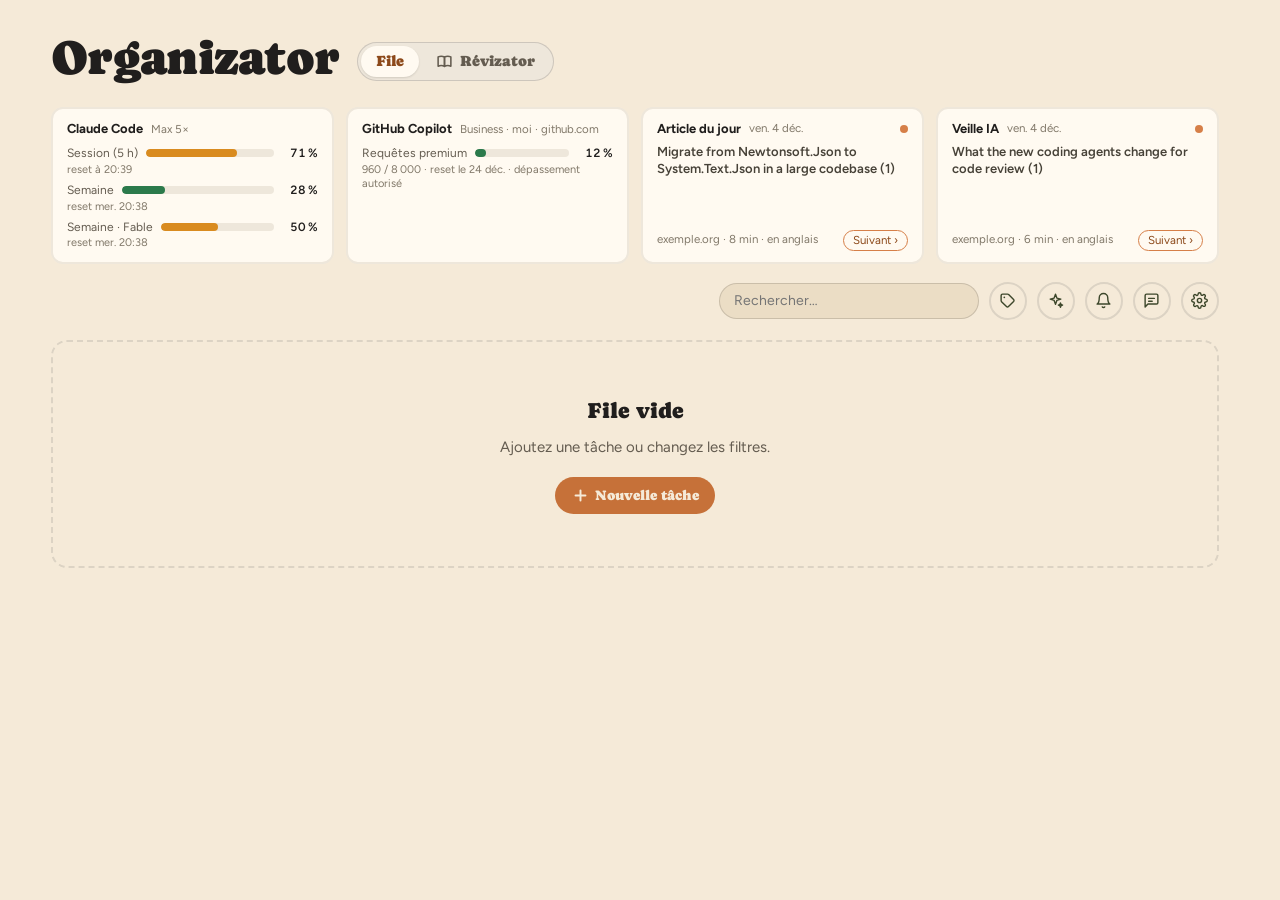
<file: src/Organizator/wwwroot/index.html>
<!DOCTYPE html>
<html lang="fr">
<head>
<meta charset="utf-8">
<meta name="viewport" content="width=device-width, initial-scale=1">
<title>Organizator</title>
<link rel="stylesheet" href="organic.css">
<link rel="stylesheet" href="fonts.css">
<link rel="stylesheet" href="app.css">
<link rel="stylesheet" href="voice.css">
<link rel="stylesheet" href="assistant.css">
<link rel="stylesheet" href="revizator/revizator.css">
<link rel="stylesheet" href="revizator/exercise.css">
<link rel="stylesheet" href="revizator/lesson.css">
<link rel="stylesheet" href="revizator/test.css">
<link rel="stylesheet" href="revizator/progress.css">
<link rel="stylesheet" href="revizator/tutor.css">
<link rel="stylesheet" href="revizator/board.css">
<link rel="stylesheet" href="revizator/admin.css">
<link rel="stylesheet" href="revizator/prof.css">
<link rel="stylesheet" href="revizator/cortex.css">
</head>
<body>

<div class="app" id="app">
  <div class="shell" id="shell">

    <header class="app-header">
      <div class="brand">
        <h1>Organizator</h1>
        <nav class="page-tabs" id="page-tabs" role="tablist" aria-label="Pages" hidden></nav>
      </div>
      <div class="usage" id="usage" aria-label="Quotas des agents"></div>
    </header>

    <div class="filters">
      <div class="page-bar" id="page-bar" hidden></div>
      <div class="filter-right">
        <input class="input search" id="search" type="text" data-focus-key="search" placeholder="Rechercher…" autocomplete="off" spellcheck="false">
        <button class="icon-btn" id="filters-btn" type="button" data-act="toggle-filters" aria-expanded="false" title="Filtrer par catégorie" aria-label="Filtrer par catégorie" hidden>
          <svg width="17" height="17" viewBox="0 0 24 24" fill="none" stroke="currentColor" stroke-width="2" stroke-linecap="round" stroke-linejoin="round" aria-hidden="true"><path d="M22 3H2l8 9.46V19l4 2v-8.54z"></path></svg>
          <span class="btn-badge" hidden></span>
        </button>
        <button class="icon-btn" id="reviews-btn" type="button" data-act="open-reviews" title="Revues de code" aria-label="Revues de code" hidden>
          <svg width="17" height="17" viewBox="0 0 24 24" fill="none" stroke="currentColor" stroke-width="2" stroke-linecap="round" stroke-linejoin="round" aria-hidden="true"><path d="M9 4.5H7a2 2 0 0 0-2 2V19a2 2 0 0 0 2 2h10a2 2 0 0 0 2-2V6.5a2 2 0 0 0-2-2h-2"></path><rect x="9" y="3" width="6" height="3.5" rx="1"></rect><path d="M8.5 12.5l1.6 1.6 2.9-2.9M8.5 17.5h7"></path></svg>
          <span class="btn-badge" hidden></span>
        </button>
        <button class="icon-btn" id="cats-btn" type="button" data-act="open-cats" title="Catégories et mots-clés" aria-label="Catégories et mots-clés">
          <svg width="17" height="17" viewBox="0 0 24 24" fill="none" stroke="currentColor" stroke-width="2" stroke-linecap="round" stroke-linejoin="round" aria-hidden="true"><path d="M20.6 13.4l-7.2 7.2a2 2 0 0 1-2.83 0l-7-7A2 2 0 0 1 3 12.17V5a2 2 0 0 1 2-2h7.17a2 2 0 0 1 1.42.59l7 7a2 2 0 0 1 0 2.83z"></path><circle cx="7.5" cy="7.5" r="1.2" fill="currentColor" stroke="none"></circle></svg>
        </button>
        <button class="icon-btn" id="live-btn" type="button" data-act="open-live" title="Fenêtre Conversations" aria-label="Fenêtre Conversations" hidden>
          <svg width="17" height="17" viewBox="0 0 24 24" fill="none" stroke="currentColor" stroke-width="2" stroke-linecap="round" stroke-linejoin="round" aria-hidden="true"><rect x="3" y="4" width="18" height="16" rx="3"></rect><path d="M9 4v16M12.5 9h5M12.5 13h4"></path></svg>
        </button>
        <button class="icon-btn" id="assistant-btn" type="button" data-act="open-assistant" title="Assistant" aria-label="Assistant">
          <svg width="17" height="17" viewBox="0 0 24 24" fill="none" stroke="currentColor" stroke-width="2" stroke-linecap="round" stroke-linejoin="round" aria-hidden="true"><path d="M12 3l1.9 5.6L19.5 10l-5.6 1.9L12 17.5l-1.9-5.6L4.5 10l5.6-1.4z"></path><path d="M19 15.5l.8 2.2 2.2.8-2.2.8-.8 2.2-.8-2.2-2.2-.8 2.2-.8z"></path></svg>
          <span class="btn-badge" hidden></span>
          <span class="btn-dot" hidden></span>
        </button>
        <button class="icon-btn" id="notifs-btn" type="button" data-act="toggle-notifs" aria-haspopup="dialog" aria-expanded="false" title="Notifications" aria-label="Notifications">
          <svg width="17" height="17" viewBox="0 0 24 24" fill="none" stroke="currentColor" stroke-width="2" stroke-linecap="round" stroke-linejoin="round" aria-hidden="true"><path d="M18 8a6 6 0 0 0-12 0c0 7-3 9-3 9h18s-3-2-3-9"></path><path d="M13.73 21a2 2 0 0 1-3.46 0"></path></svg>
          <span class="btn-badge" hidden></span>
        </button>
        <button class="icon-btn" id="remarks-btn" type="button" data-act="open-remarks" title="Remarques sur Organizator" aria-label="Remarques sur Organizator">
          <svg width="17" height="17" viewBox="0 0 24 24" fill="none" stroke="currentColor" stroke-width="2" stroke-linecap="round" stroke-linejoin="round" aria-hidden="true"><path d="M21 15a2 2 0 0 1-2 2H7l-4 4V5a2 2 0 0 1 2-2h14a2 2 0 0 1 2 2z"></path><path d="M8 9h8M8 13h5"></path></svg>
          <span class="btn-badge" hidden></span>
          <span class="btn-dot" hidden></span>
        </button>
        <button class="icon-btn" id="settings-btn" type="button" title="Réglages" aria-label="Réglages">
          <svg width="17" height="17" viewBox="0 0 24 24" fill="none" stroke="currentColor" stroke-width="2" stroke-linecap="round" stroke-linejoin="round" aria-hidden="true"><circle cx="12" cy="12" r="3"></circle><path d="M19.4 15a1.65 1.65 0 0 0 .33 1.82l.06.06a2 2 0 1 1-2.83 2.83l-.06-.06a1.65 1.65 0 0 0-1.82-.33 1.65 1.65 0 0 0-1 1.51V21a2 2 0 0 1-4 0v-.09A1.65 1.65 0 0 0 9 19.4a1.65 1.65 0 0 0-1.82.33l-.06.06a2 2 0 1 1-2.83-2.83l.06-.06a1.65 1.65 0 0 0 .33-1.82 1.65 1.65 0 0 0-1.51-1H3a2 2 0 0 1 0-4h.09A1.65 1.65 0 0 0 4.6 9a1.65 1.65 0 0 0-.33-1.82l-.06-.06a2 2 0 1 1 2.83-2.83l.06.06a1.65 1.65 0 0 0 1.82.33H9a1.65 1.65 0 0 0 1-1.51V3a2 2 0 0 1 4 0v.09a1.65 1.65 0 0 0 1 1.51 1.65 1.65 0 0 0 1.82-.33l.06-.06a2 2 0 1 1 2.83 2.83l-.06.06a1.65 1.65 0 0 0-.33 1.82V9a1.65 1.65 0 0 0 1.51 1H21a2 2 0 0 1 0 4h-.09a1.65 1.65 0 0 0-1.51 1z"></path></svg>
        </button>
      </div>
      <div class="filter-chips" id="filter-chips" hidden></div>
    </div>

    <div class="list-wrap">
      <div class="list" id="list"></div>
    </div>

    <div class="page-host" id="page-host" hidden></div>

  </div>
</div>

<div id="panel"></div>
<div id="reader"></div>
<div id="dialogs"></div>
<div id="toast-host"></div>
<div id="notifs"></div>

<script src="bridge.js"></script>
<script src="md.js"></script>
<script src="app.js"></script>
<script src="assistant.js"></script>
<script src="voice-engine.js"></script>
<script src="voice.js"></script>
<script src="revizator/core.js"></script>
<script src="revizator/srs.js"></script>
<script src="revizator/items.js"></script>
<script src="revizator/exercise.js"></script>
<script src="revizator/lesson.js"></script>
<script src="revizator/cortex.js"></script>
<script src="revizator/test.js"></script>
<script src="revizator/progress.js"></script>
<script src="revizator/tutor.js"></script>
<script src="revizator/board.js"></script>
<script src="revizator/admin.js"></script>
<script src="revizator/prof.js"></script>
</body>
</html>
</file>
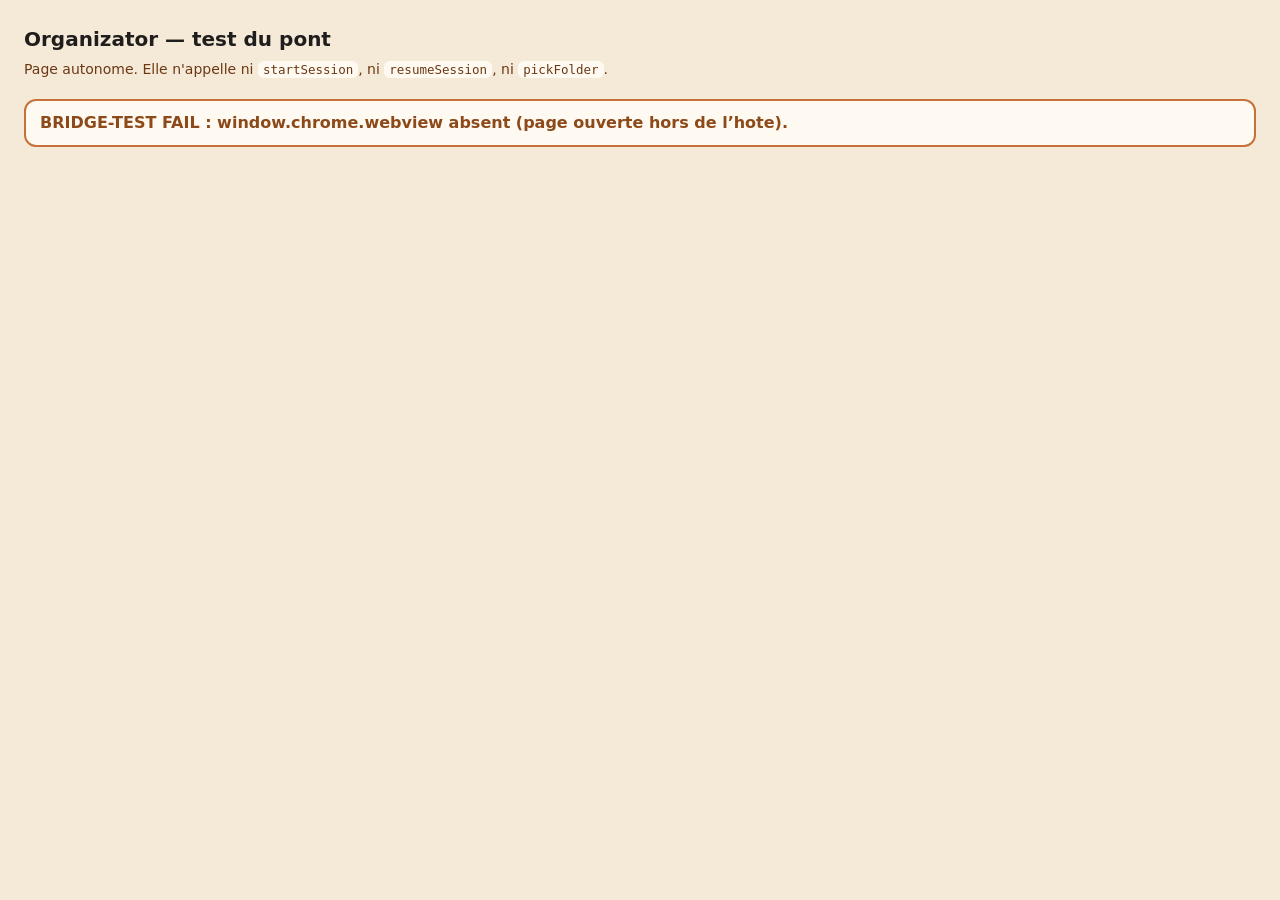
<file: tools/bridge-test.html>
<!doctype html>
<html lang="fr">
<head>
<meta charset="utf-8">
<title>Organizator — test du pont</title>
<style>
  :root { color-scheme: light; }
  body { margin: 0; padding: 24px; background: #f5ead8; color: #201e1d;
         font: 14px/1.55 "Segoe UI", system-ui, sans-serif; }
  h1 { font-size: 20px; margin: 0 0 4px; }
  p.sub { margin: 0 0 18px; color: #6b3813; }
  #verdict { font-weight: 700; font-size: 16px; padding: 10px 14px; border-radius: 12px;
             background: #fffaf1; border: 2px solid #eee7db; margin-bottom: 16px; }
  #verdict.ok { border-color: #7a8a5e; color: #3d472b; }
  #verdict.fail { border-color: #c67139; color: #8c491a; }
  ol { margin: 0; padding-left: 22px; }
  li { margin-bottom: 4px; }
  li.ok::marker { color: #7a8a5e; }
  li.ko::marker { color: #c67139; }
  code { font-family: "JetBrains Mono", Consolas, monospace; font-size: 12.5px;
         background: #fffaf1; padding: 1px 5px; border-radius: 6px; }
  .ko { color: #8c491a; }
</style>
</head>
<body>
<h1>Organizator — test du pont</h1>
<p class="sub">Page autonome. Elle n'appelle ni <code>startSession</code>, ni <code>resumeSession</code>, ni <code>pickFolder</code>.</p>
<div id="verdict">Test en cours…</div>
<ol id="steps"></ol>

<script>
(function () {
  'use strict';

  var TIMEOUT_MS = 8000;
  var steps = document.getElementById('steps');
  var verdict = document.getElementById('verdict');
  var failures = [];
  var events = [];

  function note(label, ok, detail) {
    var li = document.createElement('li');
    li.className = ok ? 'ok' : 'ko';
    li.textContent = label + ' — ' + (ok ? 'OK' : 'ECHEC') + (detail ? ' : ' + detail : '');
    steps.appendChild(li);
    if (!ok) { failures.push(label + (detail ? ' (' + detail + ')' : '')); }
  }

  var bridge = window.chrome && window.chrome.webview;
  if (!bridge) {
    verdict.className = 'fail';
    verdict.textContent = 'BRIDGE-TEST FAIL : window.chrome.webview absent (page ouverte hors de l\u2019hote).';
    return;
  }

  var pending = new Map();
  var seq = 0;

  bridge.addEventListener('message', function (ev) {
    var msg = ev.data;
    if (!msg || typeof msg !== 'object') { return; }
    if (msg.event) { events.push(msg.event); return; }
    var entry = pending.get(msg.id);
    if (!entry) { return; }
    pending.delete(msg.id);
    if (msg.ok) { entry.resolve(msg.payload); }
    else { entry.reject(new Error(msg.error || 'erreur sans message')); }
  });

  function send(type, payload) {
    var id = 'bt-' + (++seq);
    return new Promise(function (resolve, reject) {
      pending.set(id, { resolve: resolve, reject: reject });
      setTimeout(function () {
        if (pending.has(id)) { pending.delete(id); reject(new Error('pas de reponse en ' + TIMEOUT_MS + ' ms')); }
      }, TIMEOUT_MS);
      bridge.postMessage({ id: id, type: type, payload: payload || {} });
    });
  }

  function query(name) {
    var m = new RegExp('[?&]' + name + '=([^&]*)').exec(window.location.search);
    return m ? decodeURIComponent(m[1].replace(/\+/g, ' ')) : '';
  }

  var taskId = 'bt' + Date.now();
  var summary = [];

  function run() {
    var initialState = null;

    return send('getState', {})
      .then(function (state) {
        initialState = state;
        var ok = !!state && !!state.data && !!state.settings && !!state.env
              && Array.isArray(state.data.tasks)
              && Array.isArray(state.data.types)
              && Array.isArray(state.data.convos)
              && typeof state.env.dataDir === 'string' && state.env.dataDir.length > 0
              && typeof state.env.hasClaude === 'boolean';
        note('getState', ok, ok ? ('dataDir=' + state.env.dataDir + ', hasClaude=' + state.env.hasClaude
             + ', hasWt=' + state.env.hasWt + ', version=' + state.env.version) : JSON.stringify(state));
        summary.push('getState=' + (ok ? 'ok' : 'ko'));
      })

      .then(function () {
        return send('saveSettings', {
          topCount: 5, showBands: false, compact: true,
          defaultCwd: '', terminal: 'powershell'
        });
      })
      .then(function () {
        return send('getState', {}).then(function (state) {
          var s = state.settings;
          var ok = s.topCount === 5 && s.showBands === false && s.compact === true && s.terminal === 'powershell';
          note('saveSettings', ok, ok ? 'topCount=5, showBands=false, compact=true' : JSON.stringify(s));
          summary.push('saveSettings=' + (ok ? 'ok' : 'ko'));
        });
      })

      .then(function () {
        var tasks = (initialState.data.tasks || []).slice();
        tasks.push({ id: taskId, type: 'bt-type', text: 'Tache fictive du test de pont\nDeuxieme ligne',
                     done: false, doing: false, created: Date.now() });
        return send('saveData', {
          tasks: tasks,
          types: [{ id: 'bt-type', label: 'Test', bg: '#eee7db', fg: '#201e1d', bd: '#c67139', custom: true }],
          convos: initialState.data.convos || [],
          lastType: 'bt-type'
        });
      })
      .then(function () { note('saveData', true, 'tache ' + taskId + ' ecrite'); summary.push('saveData=ok'); })

      .then(function () {
        return send('getState', {}).then(function (state) {
          var found = (state.data.tasks || []).filter(function (t) { return t && t.id === taskId; })[0];
          var ok = !!found && found.text.indexOf('Deuxieme ligne') > 0 && state.data.lastType === 'bt-type'
                && (state.data.types || []).length === 1;
          note('getState (relecture)', ok, ok ? 'tache relue avec son texte multiligne'
               : 'tache absente ou alteree : ' + JSON.stringify(found));
          summary.push('reread=' + (ok ? 'ok' : 'ko'));
        });
      })

      .then(function () {
        return send('getSessions', { sessions: [{ sessionId: '00000000-0000-4000-8000-000000000000', cwd: 'D:\\dossier-inexistant-organizator' }] })
          .then(function (res) {
            var s = res.sessions && res.sessions[0];
            var ok = !!s && s.exists === false && s.messageCount === 0 && typeof s.title === 'string';
            note('getSessions (session absente)', ok, ok ? 'exists=false, messageCount=0' : JSON.stringify(res));
            summary.push('getSessions=' + (ok ? 'ok' : 'ko'));
          });
      })

      .then(function () {
        return send('getTranscript', { sessionId: '00000000-0000-4000-8000-000000000000', cwd: 'D:\\dossier-inexistant-organizator' })
          .then(function (res) {
            var ok = res && res.exists === false && Array.isArray(res.messages) && res.messages.length === 0;
            note('getTranscript (session absente)', ok, ok ? 'exists=false, 0 message' : JSON.stringify(res));
            summary.push('getTranscript=' + (ok ? 'ok' : 'ko'));
          });
      })

      // Optionnel : ?sessionId=<uuid>&cwd=<dossier> teste le parseur sur une vraie session.
      .then(function () {
        var sessionId = query('sessionId');
        var cwd = query('cwd');
        if (!sessionId || !cwd) { return null; }

        return send('getSessions', { sessions: [{ sessionId: sessionId, cwd: cwd }] })
          .then(function (res) {
            var s = res.sessions && res.sessions[0];
            var ok = !!s && s.exists === true && s.messageCount > 0 && s.updated > 0
                  && typeof s.title === 'string' && s.title.length > 0;
            note('getSessions (session reelle)', ok,
                 s ? ('exists=' + s.exists + ', messageCount=' + s.messageCount + ', updated=' + s.updated
                      + ', titre de ' + (s.title || '').length + ' caracteres') : JSON.stringify(res));
            summary.push('realSessions=' + (ok ? 'ok' : 'ko') + '(' + (s ? s.messageCount : '?') + ' messages)');
          })
          .then(function () { return send('getTranscript', { sessionId: sessionId, cwd: cwd }); })
          .then(function (res) {
            var roles = {};
            (res.messages || []).forEach(function (m) { roles[m.role] = (roles[m.role] || 0) + 1; });
            var withTs = (res.messages || []).filter(function (m) { return m.ts > 0; }).length;
            var ok = res.exists === true && (res.messages || []).length > 0
                  && roles.user > 0 && roles.assistant > 0
                  && (res.messages || []).length <= 300 && withTs > 0;
            note('getTranscript (session reelle)', ok,
                 (res.messages || []).length + ' messages, user=' + (roles.user || 0)
                 + ', assistant=' + (roles.assistant || 0) + ', horodates=' + withTs
                 + ', titre de ' + (res.title || '').length + ' caracteres');
            summary.push('realTranscript=' + (ok ? 'ok' : 'ko')
                         + '(user=' + (roles.user || 0) + ',assistant=' + (roles.assistant || 0) + ')');
          });
      })

      .catch(function (err) {
        note('sequence interrompue', false, err && err.message ? err.message : String(err));
        summary.push('exception=' + (err && err.message ? err.message : String(err)));
      });
  }

  run().then(function () {
    var ok = failures.length === 0;
    var line = (ok ? 'BRIDGE-TEST OK ' : 'BRIDGE-TEST FAIL ') + summary.join(' | ')
             + (ok ? '' : ' || echecs: ' + failures.join(' ; '));
    verdict.className = ok ? 'ok' : 'fail';
    verdict.textContent = line;
    return send('log', { level: ok ? 'info' : 'error', message: line });
  }).catch(function (err) {
    verdict.className = 'fail';
    verdict.textContent = 'BRIDGE-TEST FAIL : ' + (err && err.message ? err.message : String(err));
  });
})();
</script>
</body>
</html>
</file>
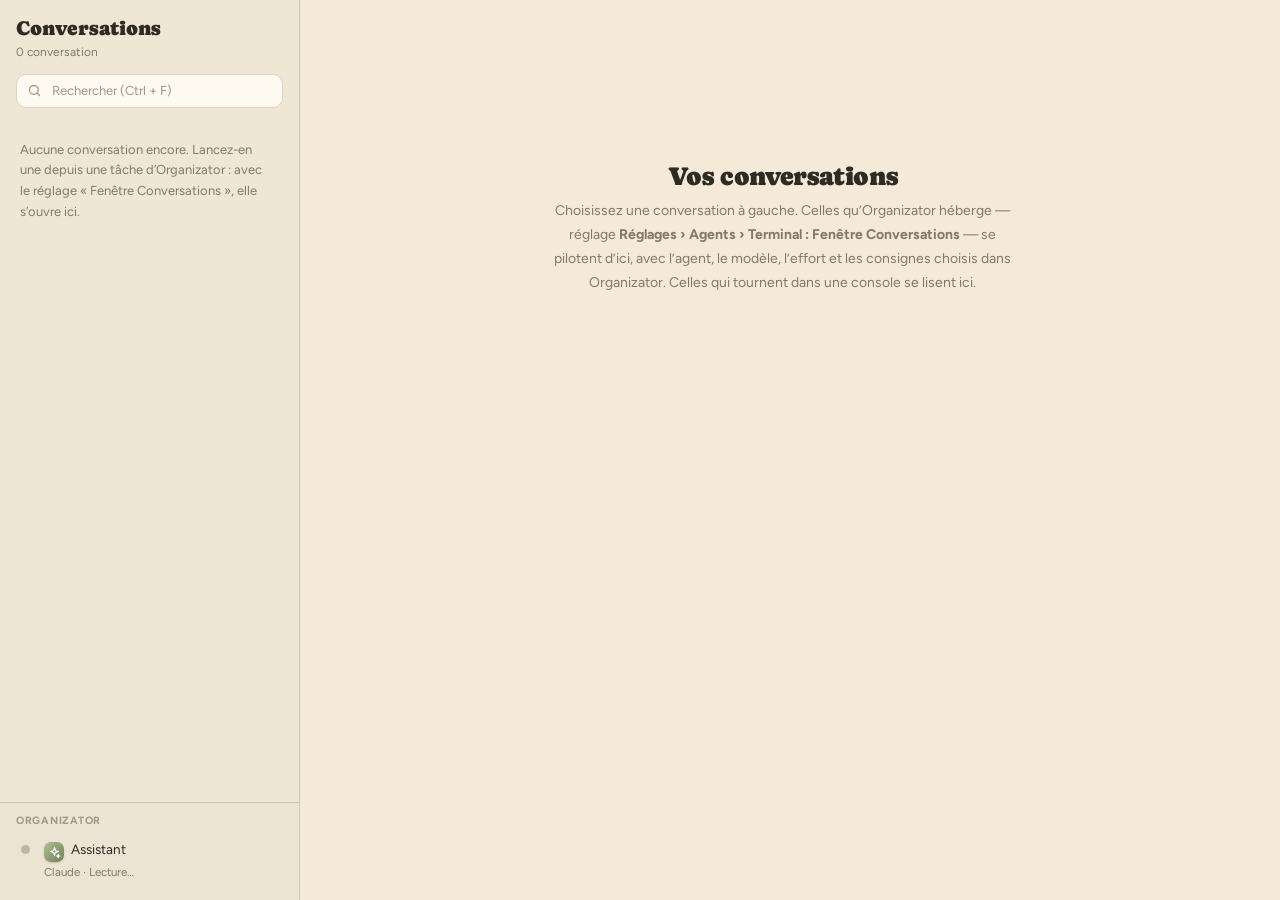
<file: src/Organizator/wwwroot/conversations.html>
<!DOCTYPE html>
<html lang="fr">
<head>
<meta charset="utf-8">
<meta name="viewport" content="width=device-width, initial-scale=1">
<title>Organizator — Conversations</title>
<link rel="stylesheet" href="organic.css">
<link rel="stylesheet" href="fonts.css">
<link rel="stylesheet" href="conversations.css">
</head>
<body>

<div class="cv" id="cv">
  <aside class="cv-side" id="cv-side" aria-label="Sessions"></aside>
  <main class="cv-main" id="cv-main"></main>
  <aside class="cv-pane" id="cv-pane" aria-label="Document et résumé de la conversation"></aside>
</div>
<div id="cv-toast"></div>

<script src="bridge.js"></script>
<script src="md.js"></script>
<script src="conversations.js"></script>
</body>
</html>
</file>
<file: src/Organizator/wwwroot/organic.css>
/* Organic — design-system tokens and component classes. This file is the source of truth for the system's look; retune it here and see readme.md. */
/* Copie du design system du handoff. L'@import Google Fonts d'origine a été retiré :
   les polices sont embarquées et déclarées dans fonts.css. */

:root {
  --color-bg: #f5ead8;
  --color-surface: #ebddc5;
  --color-text: #201e1d;
  --color-accent: #c67139;
  --color-accent-2: #7a8a5e;
  --color-divider: color-mix(in srgb, #201e1d 16%, transparent);

  /* Tonal ramps — generated in OKLCH on one shared lightness scale, so the
     same step of any role matches the others in visual value. */
  --color-neutral-100: #f9f4ed;
  --color-neutral-200: #eee7db;
  --color-neutral-300: #dcd3c4;
  --color-neutral-400: #c0b6a5;
  --color-neutral-500: #a19786;
  --color-neutral-600: #82796a;
  --color-neutral-700: #645c50;
  --color-neutral-800: #474238;
  --color-neutral-900: #2e2b25;

  --color-accent-100: #fff2eb;
  --color-accent-200: #ffe1d0;
  --color-accent-300: #ffc6a5;
  --color-accent-400: #f6a06b;
  --color-accent-500: #d67f48;
  --color-accent-600: #b2622d;
  --color-accent-700: #8c491a;
  --color-accent-800: #643312;
  --color-accent-900: #402310;

  --color-accent-2-100: #f0fae1;
  --color-accent-2-200: #e1eecc;
  --color-accent-2-300: #ccdbb2;
  --color-accent-2-400: #aebf92;
  --color-accent-2-500: #8fa073;
  --color-accent-2-600: #728157;
  --color-accent-2-700: #56633f;
  --color-accent-2-800: #3d472b;
  --color-accent-2-900: #272e1b;

  --font-heading: "Caprasimo", system-ui, sans-serif;
  --font-heading-weight: 400;
  --font-body: "Figtree", system-ui, sans-serif;

  --space-1: 4.4px;
  --space-2: 8.8px;
  --space-3: 13.2px;
  --space-4: 17.6px;
  --space-6: 26.4px;
  --space-8: 35.2px;

  --radius-sm: 8px;
  --radius-md: 16px;
  --radius-lg: 28px;

  /* Elevation — derived from the ground: soft ink-tinted shadows on a
     light theme, a hairline edge + ambient darkness on a dark one. */
  --shadow-sm: 0 1px 2px color-mix(in srgb, #2e2b25 14%, transparent);
  --shadow-md: 0 3px 10px color-mix(in srgb, #2e2b25 16%, transparent);
  --shadow-lg: 0 12px 32px color-mix(in srgb, #2e2b25 22%, transparent);
}

body {
  background: var(--color-bg);
  color: var(--color-text);
  font-family: var(--font-body);
}
h1, h2, h3, h4 { font-family: var(--font-heading); font-weight: var(--font-heading-weight); }

.washed{filter:saturate(0.6) contrast(0.85) brightness(1.1) opacity(0.94)}

/* ══════════════════════════════════════════════════════════════════════════
   Components — built with the tokens above. Plain CSS
   on plain HTML: no JavaScript, no build step. Each class is documented in
   readme.md and demonstrated in foundations/ and components/.
   ══════════════════════════════════════════════════════════════════════ */

*, *::before, *::after { box-sizing: border-box; }
body { margin: 0; font-size: 15px; line-height: 1.55; font-weight: 400; }
h1, h2, h3, h4, h5, h6 {
  font-family: var(--font-heading); font-weight: var(--font-heading-weight);
  line-height: 1.12; letter-spacing: -0.015em; margin: 0 0 var(--space-2);
}
h1 { font-size: 42px; }
h2 { font-size: 32px; }
h3 { font-size: 25px; }
h4 { font-size: 20px; }
h5 { font-size: 16px; }
h6 { font-size: 13px; }
h6 { letter-spacing: 0.08em; text-transform: uppercase; }
p { margin: 0 0 var(--space-3); }
a { color: var(--color-accent); text-underline-offset: 3px; }
img { display: block; max-width: 100%; }
figure { margin: 0; }
figcaption {
  font-size: 11px; margin-top: var(--space-1);
  color: color-mix(in srgb, var(--color-text) 55%, transparent);
}
.text-muted { color: color-mix(in srgb, var(--color-text) 55%, transparent); }
:focus { outline: none; }
:focus-visible { outline: 2px solid var(--color-accent); outline-offset: 2px; }
::selection { background: color-mix(in srgb, var(--color-accent) 30%, transparent); }

/* — rules — */
.hr {
  height: 1px; border: 0; margin: var(--space-4) 0;
  background: var(--color-divider);
}

/* — buttons — */
.btn {
  display: inline-flex; align-items: center; justify-content: center; gap: 6px;
  cursor: pointer; text-decoration: none;
  font-family: var(--font-heading); font-weight: var(--font-heading-weight);
  font-size: 14px; line-height: 1.2; color: var(--color-text); /* matches the .input's 14px —
     the pair sits side by side in sign-up rows */
  background: transparent; border: 1px solid transparent;
  padding: var(--space-2) calc(var(--space-3) * 1.2);
  border-radius: var(--radius-md);
}
.btn svg { display: block; }
.btn:disabled { opacity: 0.45; cursor: not-allowed; }
.btn-primary { background: var(--color-accent); color: var(--color-bg); }
.btn-primary:hover { background: var(--color-accent-600); }
.btn-primary:active { background: var(--color-accent-700); }
.btn-secondary { border-color: var(--color-divider); }
.btn-secondary:hover { background: color-mix(in srgb, var(--color-text) 7%, transparent); }
.btn-secondary:active { background: color-mix(in srgb, var(--color-text) 14%, transparent); }
.btn-ghost { color: var(--color-accent); padding-inline: var(--space-1); }
.btn-ghost:hover { background: color-mix(in srgb, var(--color-accent) 10%, transparent); }
.btn-ghost:active { background: color-mix(in srgb, var(--color-accent) 18%, transparent); }
.btn-icon { width: 36px; height: 36px; padding: 0; }
.btn-block { width: 100%; margin-top: var(--space-2); }

/* — forms — */
.field > label {
  display: block; font-size: 12px; margin-bottom: 5px;
  color: color-mix(in srgb, var(--color-text) 70%, transparent);
}
.input {
  width: 100%; min-height: 36px; padding: 6px 10px; font: inherit;
  font-size: 14px; color: var(--color-text); caret-color: var(--color-accent);
  background: var(--color-surface);
  border: 1px solid var(--color-divider); border-radius: var(--radius-md);
}
.input:hover { border-color: color-mix(in srgb, var(--color-text) 45%, transparent); }
.input:focus-visible { border-color: var(--color-accent); outline-offset: 0; }
textarea.input { min-height: 90px; resize: vertical; }
.radio { display: inline-flex; align-items: center; gap: 8px; cursor: pointer; font-size: 14px; }
.radio input, .seg-opt input {
  position: absolute; opacity: 0; width: 0; height: 0; pointer-events: none;
}
.radio .dot {
  width: 16px; height: 16px; flex: none; border-radius: 50%;
  border: 1.5px solid var(--color-divider);
}
.radio:hover .dot { border-color: var(--color-accent); }
.radio input:checked + .dot {
  border-color: var(--color-accent); background: var(--color-accent);
  box-shadow: inset 0 0 0 4px var(--color-bg);
}
.radio input:focus-visible + .dot { outline: 2px solid var(--color-accent); outline-offset: 2px; }
.seg {
  display: inline-flex; overflow: hidden;
  border: 1px solid var(--color-divider); border-radius: var(--radius-md);
}
.seg-opt {
  display: inline-flex; align-items: center; gap: 6px;
  padding: 7px 12px; font-size: 13px; cursor: pointer;
}
.seg-opt + .seg-opt { border-left: 1px solid var(--color-divider); }
.seg-opt:has(input:checked) { background: var(--color-accent); color: var(--color-bg); }
.seg-opt:not(:has(input:checked)):hover { background: color-mix(in srgb, var(--color-text) 7%, transparent); }
.seg-opt:has(input:focus-visible) { outline: 2px solid var(--color-accent); outline-offset: -2px; }

/* — cards — */
.card {
  display: flex; flex-direction: column; gap: var(--space-2);
  padding: var(--space-3); border-radius: var(--radius-md); background: var(--color-surface);
}
.card-kicker { font-size: 10px; letter-spacing: 0.1em; text-transform: uppercase; color: var(--color-accent); }
.card-title {
  font-family: var(--font-heading); font-weight: var(--font-heading-weight);
  font-size: 17px; line-height: 1.2;
}
.card-body { margin: 0; font-size: 13px; opacity: 0.8; flex: 1; }
.card-meta {
  display: flex; align-items: center; gap: 6px; font-size: 11px;
  color: color-mix(in srgb, var(--color-text) 50%, transparent);
}
.elev-sm { box-shadow: var(--shadow-sm); }
.elev-md { box-shadow: var(--shadow-md); }
.elev-lg { box-shadow: var(--shadow-lg); }

/* — tags — */
.tag {
  display: inline-flex; align-items: center; font-size: 11px;
  letter-spacing: 0.02em; padding: 3px 10px;
  border-radius: calc(var(--radius-md) * 0.75);
}
.tag-accent { background: var(--color-accent-100); color: var(--color-accent-800); }
.tag-accent-2 { background: var(--color-accent-2-100); color: var(--color-accent-2-800); }
.tag-neutral { background: var(--color-neutral-100); color: var(--color-neutral-800); }
.tag-outline { border: 1px solid var(--color-accent); color: var(--color-accent); }

/* — navigation — */
.nav {
  display: flex; align-items: center; gap: var(--space-4);
  padding: var(--space-3) var(--space-4);
  border-bottom: none;
}
.nav-brand {
  font-family: var(--font-heading); font-weight: var(--font-heading-weight);
  font-size: 18px; margin-right: auto;
}
.nav a { color: inherit; text-decoration: none; font-size: 14px; }
.nav a:hover, .nav a[aria-current='page'] { color: var(--color-accent); }

/* — tables — */
.table { width: 100%; border-collapse: collapse; font-size: 14px; }
.table th {
  text-align: left; font-size: 11px; letter-spacing: 0.08em; text-transform: uppercase;
  color: color-mix(in srgb, var(--color-text) 60%, transparent);
  padding: var(--space-2); border-bottom: 1px solid var(--color-divider);
}
.table td {
  padding: var(--space-2);
  border-bottom: 1px solid color-mix(in srgb, var(--color-text) 8%, transparent);
}
.table tbody tr:hover { background: color-mix(in srgb, var(--color-text) 4%, transparent); }

/* — dialog — */
.dialog-backdrop {
  position: fixed; inset: 0; display: grid; place-items: center;
  padding: var(--space-4);
  background: color-mix(in srgb, var(--color-neutral-900) 50%, transparent);
}
.dialog {
  width: min(440px, 100%); display: flex; flex-direction: column; gap: var(--space-3);
  padding: var(--space-4); border-radius: var(--radius-lg);
  background: var(--color-surface); box-shadow: var(--shadow-lg);
}
.dialog-title {
  font-family: var(--font-heading); font-weight: var(--font-heading-weight);
  font-size: 20px;
}
.dialog-body { font-size: 14px; opacity: 0.85; }
.dialog-actions { display: flex; justify-content: flex-end; gap: var(--space-2); margin-top: var(--space-2); }

/* — rounded frame: everything softens, small controls go pill — */
.card, .dialog { border-radius: calc(var(--radius-lg) * 1.15); }
.btn, .tag, .seg, .input { border-radius: 999px; }
.input { padding-inline: 14px; }

/* ══════════════════════════════════════════════════════════════════════════
   Tokens locaux Organizator
   Le README du handoff mesure la surface des cartes et dialogues à #fffaf1
   et les rayons à 12 / 16 px, là où la feuille du DS annonce #ebddc5 et
   16 / 28 px. On suit le README, et le fond de champ d'origine (#ebddc5)
   est conservé sous --color-field pour que les inputs restent distincts
   des cartes crème.
   ══════════════════════════════════════════════════════════════════════ */
:root {
  --color-surface: #fffaf1;
  --color-field: #ebddc5;
  --radius-md: 12px;
  --radius-lg: 16px;
  --font-mono: "JetBrains Mono", ui-monospace, SFMono-Regular, Menlo, Consolas, monospace;
}
</file>
<file: src/Organizator/wwwroot/fonts.css>
/* Polices embarquées (Google Fonts, sous-ensembles latin + latin-ext) — chargées hors-ligne. */
/* latin-ext */
@font-face {
  font-family: 'Caprasimo';
  font-style: normal;
  font-weight: 400;
  font-display: swap;
  src: url(fonts/caprasimo-400-latin-ext.woff2) format('woff2');
  unicode-range: U+0100-02BA, U+02BD-02C5, U+02C7-02CC, U+02CE-02D7, U+02DD-02FF, U+0304, U+0308, U+0329, U+1D00-1DBF, U+1E00-1E9F, U+1EF2-1EFF, U+2020, U+20A0-20AB, U+20AD-20C0, U+2113, U+2C60-2C7F, U+A720-A7FF;
}
/* latin */
@font-face {
  font-family: 'Caprasimo';
  font-style: normal;
  font-weight: 400;
  font-display: swap;
  src: url(fonts/caprasimo-400-latin.woff2) format('woff2');
  unicode-range: U+0000-00FF, U+0131, U+0152-0153, U+02BB-02BC, U+02C6, U+02DA, U+02DC, U+0304, U+0308, U+0329, U+2000-206F, U+20AC, U+2122, U+2191, U+2193, U+2212, U+2215, U+FEFF, U+FFFD;
}
/* latin-ext */
@font-face {
  font-family: 'Figtree';
  font-style: normal;
  font-weight: 400;
  font-display: swap;
  src: url(fonts/figtree-400-latin-ext.woff2) format('woff2');
  unicode-range: U+0100-02BA, U+02BD-02C5, U+02C7-02CC, U+02CE-02D7, U+02DD-02FF, U+0304, U+0308, U+0329, U+1D00-1DBF, U+1E00-1E9F, U+1EF2-1EFF, U+2020, U+20A0-20AB, U+20AD-20C0, U+2113, U+2C60-2C7F, U+A720-A7FF;
}
/* latin */
@font-face {
  font-family: 'Figtree';
  font-style: normal;
  font-weight: 400;
  font-display: swap;
  src: url(fonts/figtree-400-latin.woff2) format('woff2');
  unicode-range: U+0000-00FF, U+0131, U+0152-0153, U+02BB-02BC, U+02C6, U+02DA, U+02DC, U+0304, U+0308, U+0329, U+2000-206F, U+20AC, U+2122, U+2191, U+2193, U+2212, U+2215, U+FEFF, U+FFFD;
}
/* latin-ext */
@font-face {
  font-family: 'Figtree';
  font-style: normal;
  font-weight: 600;
  font-display: swap;
  src: url(fonts/figtree-600-latin-ext.woff2) format('woff2');
  unicode-range: U+0100-02BA, U+02BD-02C5, U+02C7-02CC, U+02CE-02D7, U+02DD-02FF, U+0304, U+0308, U+0329, U+1D00-1DBF, U+1E00-1E9F, U+1EF2-1EFF, U+2020, U+20A0-20AB, U+20AD-20C0, U+2113, U+2C60-2C7F, U+A720-A7FF;
}
/* latin */
@font-face {
  font-family: 'Figtree';
  font-style: normal;
  font-weight: 600;
  font-display: swap;
  src: url(fonts/figtree-600-latin.woff2) format('woff2');
  unicode-range: U+0000-00FF, U+0131, U+0152-0153, U+02BB-02BC, U+02C6, U+02DA, U+02DC, U+0304, U+0308, U+0329, U+2000-206F, U+20AC, U+2122, U+2191, U+2193, U+2212, U+2215, U+FEFF, U+FFFD;
}
/* latin-ext */
@font-face {
  font-family: 'Figtree';
  font-style: normal;
  font-weight: 700;
  font-display: swap;
  src: url(fonts/figtree-700-latin-ext.woff2) format('woff2');
  unicode-range: U+0100-02BA, U+02BD-02C5, U+02C7-02CC, U+02CE-02D7, U+02DD-02FF, U+0304, U+0308, U+0329, U+1D00-1DBF, U+1E00-1E9F, U+1EF2-1EFF, U+2020, U+20A0-20AB, U+20AD-20C0, U+2113, U+2C60-2C7F, U+A720-A7FF;
}
/* latin */
@font-face {
  font-family: 'Figtree';
  font-style: normal;
  font-weight: 700;
  font-display: swap;
  src: url(fonts/figtree-700-latin.woff2) format('woff2');
  unicode-range: U+0000-00FF, U+0131, U+0152-0153, U+02BB-02BC, U+02C6, U+02DA, U+02DC, U+0304, U+0308, U+0329, U+2000-206F, U+20AC, U+2122, U+2191, U+2193, U+2212, U+2215, U+FEFF, U+FFFD;
}
/* latin-ext */
@font-face {
  font-family: 'JetBrains Mono';
  font-style: normal;
  font-weight: 400;
  font-display: swap;
  src: url(fonts/jetbrains-mono-400-latin-ext.woff2) format('woff2');
  unicode-range: U+0100-02BA, U+02BD-02C5, U+02C7-02CC, U+02CE-02D7, U+02DD-02FF, U+0304, U+0308, U+0329, U+1D00-1DBF, U+1E00-1E9F, U+1EF2-1EFF, U+2020, U+20A0-20AB, U+20AD-20C0, U+2113, U+2C60-2C7F, U+A720-A7FF;
}
/* latin */
@font-face {
  font-family: 'JetBrains Mono';
  font-style: normal;
  font-weight: 400;
  font-display: swap;
  src: url(fonts/jetbrains-mono-400-latin.woff2) format('woff2');
  unicode-range: U+0000-00FF, U+0131, U+0152-0153, U+02BB-02BC, U+02C6, U+02DA, U+02DC, U+0304, U+0308, U+0329, U+2000-206F, U+20AC, U+2122, U+2191, U+2193, U+2212, U+2215, U+FEFF, U+FFFD;
}
/* latin-ext */
@font-face {
  font-family: 'JetBrains Mono';
  font-style: normal;
  font-weight: 600;
  font-display: swap;
  src: url(fonts/jetbrains-mono-600-latin-ext.woff2) format('woff2');
  unicode-range: U+0100-02BA, U+02BD-02C5, U+02C7-02CC, U+02CE-02D7, U+02DD-02FF, U+0304, U+0308, U+0329, U+1D00-1DBF, U+1E00-1E9F, U+1EF2-1EFF, U+2020, U+20A0-20AB, U+20AD-20C0, U+2113, U+2C60-2C7F, U+A720-A7FF;
}
/* latin */
@font-face {
  font-family: 'JetBrains Mono';
  font-style: normal;
  font-weight: 600;
  font-display: swap;
  src: url(fonts/jetbrains-mono-600-latin.woff2) format('woff2');
  unicode-range: U+0000-00FF, U+0131, U+0152-0153, U+02BB-02BC, U+02C6, U+02DA, U+02DC, U+0304, U+0308, U+0329, U+2000-206F, U+20AC, U+2122, U+2191, U+2193, U+2212, U+2215, U+FEFF, U+FFFD;
}
</file>
<file: src/Organizator/wwwroot/app.css>
/* ═══════════════════════════════════════════════════════════════════════════
   Organizator — styles applicatifs
   Portage des styles du prototype `Priorites.dc.html` en classes.
   Seules restent en ligne les valeurs qui dépendent des données
   (couleurs de catégorie).
   ═══════════════════════════════════════════════════════════════════════ */

/* ── Base (reprise du <style> du prototype) ─────────────────────────────── */
body { margin: 0; background: var(--color-bg); font-family: var(--font-body); color: var(--color-text); }
a { color: var(--color-accent-700); text-decoration: none; }
a:hover { color: var(--color-accent-800); }
textarea, input, button { font-family: inherit; }
*:focus-visible { outline: 2px solid var(--color-accent); outline-offset: 2px; }

@keyframes blink { 50% { opacity: 0.25; } }
@keyframes rise { from { opacity: 0; transform: translateY(6px); } to { opacity: 1; transform: none; } }
/* Réponse prête : une onde discrète autour de la pastille, plutôt qu'un clignotement. L'onde est
   un disque posé derrière la pastille (.btn-dot::before), qui grandit en s'effaçant : `transform`
   et `opacity` s'animent sur le compositeur, sans repeindre la page. Animer `box-shadow` la
   repeignait à chaque image, pour chaque carte « réponse prête », tant que la fenêtre était ouverte. */
@keyframes halo {
  from { transform: scale(1); opacity: 1; }
  to { transform: scale(2.15); opacity: 0; }
}
/* Question de l'agent : la même onde, en bleu. */
@keyframes halo-ask {
  from { transform: scale(1); opacity: 1; }
  to { transform: scale(1.95); opacity: 0; }
}

/* Le fond des champs garde la teinte d'origine du DS (voir organic.css). */
.input { background: var(--color-field); }

/* ── Ossature ───────────────────────────────────────────────────────────── */
.app { min-height: 100vh; display: flex; flex-direction: column; }
.shell {
  display: flex; flex-direction: column; flex: 1; min-height: 0;
  padding-right: 0; transition: padding-right 0.2s ease;
}
.shell.with-panel { padding-right: calc(min(46vw, 520px) + 24px); }

.app-header {
  display: flex; align-items: flex-end; justify-content: space-between;
  gap: 24px; flex-wrap: wrap; padding: 34px clamp(20px, 4vw, 56px) 18px;
}
.app-header h1 { font-family: var(--font-heading); font-size: clamp(32px, 4.2vw, 48px); line-height: 1.02; margin: 0; }

.filters { display: flex; gap: 12px; align-items: center; flex-wrap: wrap; padding: 0 clamp(20px, 4vw, 56px) 20px; }
.filter-right { flex: 1; min-width: 180px; display: flex; justify-content: flex-end; gap: 10px; align-items: center; }
/* Les pastilles de catégorie n'occupent plus la barre en permanence : le bouton entonnoir les
   déplie sous elle, sur toute la largeur. */
.filter-chips { flex-basis: 100%; display: flex; gap: 8px; flex-wrap: wrap; }
/* Un `display` en dur l'emporterait sur l'attribut `hidden` : le rendre explicite. */
.filter-chips[hidden], .icon-btn[hidden] { display: none; }
.search { max-width: 260px; }

.list-wrap { flex: 1; display: flex; align-items: stretch; gap: 0; padding: 0 clamp(20px, 4vw, 56px) 60px; }
.list { flex: 1; min-width: 0; display: flex; flex-direction: column; gap: 12px; }

/* ── Bouton icône rond (engrenage, en cours, terminal) ──────────────────── */
.icon-btn {
  display: flex; align-items: center; justify-content: center; flex: none;
  width: 38px; height: 38px; padding: 0; border-radius: 999px; cursor: pointer;
  border: 2px solid var(--color-neutral-300); background: transparent;
  color: var(--color-accent-2-800);
  transition: background 0.15s ease, border-color 0.15s ease, opacity 0.15s ease;
}
.icon-btn:hover { background: var(--color-neutral-100); }

/* ── Pastilles de catégorie (barre de filtres) ──────────────────────────── */
.chip {
  padding: 6px 15px; border-radius: 999px; font-size: 13px; font-weight: 600;
  cursor: pointer; border: 2px solid transparent; font-family: var(--font-body);
}
.chip.off { border-color: var(--color-neutral-300); background: transparent; color: var(--color-neutral-500); }

/* ── Bandes de priorité ─────────────────────────────────────────────────── */
.band { display: flex; align-items: center; gap: 12px; margin: 14px 0 12px; }
.band-label { font-family: var(--font-heading); font-size: 15px; letter-spacing: 0.02em; color: var(--color-accent-800); }
.band-rule { flex: 1; height: 2px; background: var(--color-neutral-200); border-radius: 999px; }
.band-hint { font-size: 12px; color: var(--color-neutral-600); }

/* ── Interstice « + » ───────────────────────────────────────────────────── */
.gap { height: 18px; margin: -9px 0; position: relative; z-index: 3; cursor: pointer; }
.gap-tail { height: 22px; margin: -4px 0 0; }
.gap-inner { opacity: 0; transition: opacity 0.12s ease; }
.gap:hover .gap-inner { opacity: 1; }
.list.dragging .gap:hover .gap-inner { opacity: 0; }
.gap-rule { position: absolute; left: 0; right: 0; top: 8px; height: 2px; border-radius: 999px; background: var(--color-accent-300); }
.gap-dot {
  position: absolute; left: 50%; top: -3px; margin-left: -12px;
  width: 24px; height: 24px; border-radius: 999px;
  background: var(--color-accent-500); color: #fff;
  display: flex; align-items: center; justify-content: center;
  box-shadow: 0 0 0 3px var(--color-bg);
}
.gap-tail .gap-rule { top: 10px; }
.gap-tail .gap-dot { top: -1px; }

/* ── Filet de dépôt ─────────────────────────────────────────────────────── */
.drop { position: relative; height: 0; display: none; }
.item[data-drop="before"] > .drop-before { display: block; }
.item[data-drop="after"] > .drop-after { display: block; }
.drop-line { position: absolute; left: 0; right: 0; height: 4px; border-radius: 999px; background: var(--color-accent-500); }
.drop-knob { position: absolute; left: -5px; width: 14px; height: 14px; border-radius: 999px; background: var(--color-accent-500); box-shadow: 0 0 0 3px var(--color-bg); }
.drop-before .drop-line { top: -8px; }
.drop-before .drop-knob { top: -13px; }
.drop-after .drop-line { top: 8px; }
.drop-after .drop-knob { top: 3px; }

/* ── Carte de tâche ─────────────────────────────────────────────────────── */
.task {
  padding: 18px 20px; border-radius: var(--radius-lg);
  background: var(--color-surface);
  border: 2px solid var(--color-neutral-200);
  box-shadow: var(--shadow-sm); opacity: 1; cursor: grab;
  transition: box-shadow 0.15s ease, border-color 0.15s ease;
}
.compact .task { padding: 13px 16px; }
.task.is-doing { border-color: var(--color-accent-2-600); }
.task.is-done { opacity: 0.62; }
/* Une question attend une réponse : la carte se cerne de bleu, repérable dans la file sans
   survoler la carte ni ouvrir le panneau. */
.task.is-asking { border-color: #2f6fb5; box-shadow: 0 0 0 3px rgba(47, 111, 181, 0.16), var(--shadow-sm); }
.task.is-dragging { border-color: var(--color-accent-500); box-shadow: var(--shadow-lg); opacity: 0.55; }

/* ── Sous-tâches ────────────────────────────────────────────────────────
   Une sous-tâche se range sous son parent, en retrait, le long d'un filet : elle suit le parent
   quand il bouge, et son numéro (3.1) dit d'où elle vient. */
.item.is-sub { margin-left: 44px; position: relative; }
.item.is-sub::before {
  content: ''; position: absolute; left: -24px; top: -6px; bottom: -6px; width: 2px;
  background: var(--color-neutral-200); border-radius: 999px;
}
.task.is-sub { padding: 14px 18px; }
.compact .task.is-sub { padding: 11px 14px; }
.rank.is-sub { width: auto; min-width: 30px; padding: 0 8px; font-size: 12px; }
.sub-chip {
  display: inline-flex; align-items: center; gap: 5px; padding: 3px 8px 3px 10px; border-radius: 999px;
  background: var(--color-neutral-200); color: var(--color-neutral-700); font-size: 12px; font-weight: 600;
  border: 0; font-family: var(--font-body); line-height: inherit; cursor: pointer;
  transition: background 0.15s ease, box-shadow 0.15s ease;
}
.sub-chip:hover { box-shadow: inset 0 0 0 1px var(--color-neutral-400); }
.sub-chip.all { background: var(--color-accent-2-100); color: var(--color-accent-2-700); }
/* Le chevron pointe vers le bas tant que les sous-tâches sont dépliées, vers la droite repliées. */
.sub-caret { display: inline-flex; opacity: 0.7; transition: transform 0.15s ease; }
.sub-chip.is-folded .sub-caret { transform: rotate(-90deg); }
/* Groupe replié : l'état le plus pressant de ses sessions, sans ouvrir le groupe. */
.sub-st { width: 8px; height: 8px; border-radius: 999px; flex: none; }
.sub-st.st-working { background: #d98b1f; animation: blink 1.4s ease-in-out infinite; }
.sub-st.st-waiting { background: #2f6fb5; }
.sub-st.st-ready { background: #2b7a4b; }
.sub-st.st-error { background: #b23a2e; }
.composer-parent {
  display: flex; align-items: center; gap: 7px; margin: -8px 0 14px;
  font-size: 13px; color: var(--color-neutral-600);
}
.composer-parent svg { flex: none; color: var(--color-accent-600); }

.task-row { display: flex; align-items: flex-start; gap: 14px; }
.rank-col { display: flex; flex-direction: column; align-items: center; gap: 8px; padding-top: 2px; }
.rank {
  display: flex; align-items: center; justify-content: center;
  width: 30px; height: 30px; border-radius: 999px;
  font-family: var(--font-heading); font-size: 14px;
  background: var(--color-neutral-200); color: var(--color-neutral-700);
}
.rank.is-top { background: var(--color-accent-500); color: #fff; }
.handle { cursor: grab; color: var(--color-neutral-500); display: flex; }

.task-main { flex: 1; min-width: 0; }
.meta-row { display: flex; align-items: center; gap: 10px; flex-wrap: wrap; margin-bottom: 8px; }
.type-chip {
  display: inline-block; padding: 3px 12px; border-radius: 999px;
  border: 2px solid transparent; font-size: 12px; font-weight: 600; letter-spacing: 0.03em;
}
.jira-chip, .pr-chip {
  display: inline-flex; align-items: center; gap: 3px; padding: 3px 10px; border-radius: 999px;
  border: 1px solid var(--color-neutral-300); color: var(--color-neutral-700); background: transparent;
  font-size: 12px; font-weight: 600; letter-spacing: 0.03em; text-decoration: none; cursor: pointer;
}
.jira-chip:hover, .pr-chip:hover { border-color: var(--color-neutral-500); color: var(--color-neutral-900); }
.jira-chip-arrow { font-size: 11px; opacity: 0.7; }
.pr-chip { gap: 4px; max-width: 100%; }
.pr-chip svg { flex: none; opacity: 0.75; }
/* Un nom de dépôt trop long est tronqué, jamais le numéro de la PR. */
.pr-chip-repo { min-width: 0; max-width: 200px; overflow: hidden; text-overflow: ellipsis; white-space: nowrap; }
.pr-chip-more { font-size: 12px; font-weight: 600; color: var(--color-neutral-600); cursor: default; }
/* Consommation de la tâche : discrète, à droite des autres pastilles ; le détail est dans l'infobulle. */
.usage-chip {
  display: inline-flex; align-items: center; gap: 5px; padding: 3px 9px; border-radius: 999px;
  color: var(--color-neutral-600); font-size: 11.5px; font-variant-numeric: tabular-nums; cursor: default; white-space: nowrap;
}
.usage-chip svg { flex: none; opacity: 0.7; }
.doing-chip {
  display: inline-flex; align-items: center; gap: 6px; padding: 3px 12px; border-radius: 999px;
  background: var(--color-accent-2-700); color: var(--color-bg); font-size: 12px; font-weight: 600;
}
.doing-dot { width: 7px; height: 7px; border-radius: 999px; background: var(--color-bg); animation: blink 1.4s ease-in-out infinite; }

.task-text { white-space: pre-wrap; overflow-wrap: anywhere; font-size: 15.5px; line-height: 1.55; cursor: text; text-wrap: pretty; }
/* Première ligne = titre, le reste = contexte, plus discret. */
.task-title { font-weight: 600; }
.task-body { margin-top: 3px; font-size: 14px; line-height: 1.5; color: var(--color-neutral-700); }
.task.is-done .task-text { color: var(--color-neutral-600); }
.task.is-done .task-title { text-decoration: line-through; }

/* ── Pièces jointes ─────────────────────────────────────────────────────── */
/* Sous le texte : vignettes des images, pastilles des fichiers et des blocs de texte. En édition,
   une croix sur chacune, les blocs de texte dépliés et de quoi en ajouter. */
.attach { margin-top: 10px; }
.attach-strip { display: flex; flex-wrap: wrap; gap: 8px; align-items: center; }
.att {
  display: inline-flex; align-items: center; gap: 5px; max-width: 260px; padding: 4px 11px 4px 9px;
  border-radius: 999px; border: 1px solid var(--color-neutral-300); background: var(--color-neutral-100);
  color: var(--color-neutral-800); font-family: var(--font-body); font-size: 12.5px; cursor: pointer;
}
.att:hover { border-color: var(--color-neutral-500); color: var(--color-neutral-900); }
.att svg { flex: none; opacity: 0.7; }
.att-name { min-width: 0; overflow: hidden; text-overflow: ellipsis; white-space: nowrap; }
.att-thumb {
  padding: 0; height: 56px; max-width: 132px; border-radius: var(--radius-sm); overflow: hidden;
  background: var(--color-neutral-200);
}
.att-thumb img { display: block; height: 100%; width: auto; max-width: 132px; object-fit: cover; }
.att-wrap { position: relative; display: inline-flex; }
.att-wrap > .att:not(.att-thumb) { padding-right: 17px; }
.att-x {
  border: none; background: none; cursor: pointer; color: var(--color-neutral-600);
  font-size: 16px; line-height: 1; padding: 0 3px;
}
.att-x:hover { color: var(--color-accent-700); }
.att-wrap > .att-x {
  position: absolute; top: -7px; right: -7px; width: 19px; height: 19px; padding: 0; border-radius: 999px;
  background: var(--color-neutral-700); color: var(--color-bg); font-size: 13px; box-shadow: 0 0 0 2px var(--color-surface);
}
.att-wrap > .att-x:hover { background: var(--color-accent-700); color: #fff; }
.att-busy { display: inline-flex; align-items: center; gap: 6px; font-size: 12px; color: var(--color-neutral-600); }
.attach-tools { display: flex; align-items: center; gap: 8px; flex-wrap: wrap; margin-top: 10px; }
.attach-tools .draft-btn svg { flex: none; }
.attach-hint { font-size: 12px; color: var(--color-neutral-600); }
.att-note {
  margin-top: 10px; padding: 8px 10px 10px; border-radius: var(--radius-md);
  border: 1px solid var(--color-neutral-300); background: var(--color-neutral-100);
}
.att-note-head { display: flex; align-items: center; gap: 8px; margin-bottom: 6px; color: var(--color-neutral-600); }
.att-note-head svg { flex: none; }
.att-note-title { flex: 1; min-width: 0; padding: 4px 11px; font-size: 13px; }
.att-note-text {
  width: 100%; box-sizing: border-box; resize: vertical;
  font-family: var(--font-mono); font-size: 12.5px; line-height: 1.45;
}
/* Enregistrement joint : sa transcription en cours, ou le bouton qui la lance. */
.att-tr {
  display: inline-flex; align-items: center; gap: 6px; padding: 3px 4px 3px 10px; border-radius: 999px;
  background: var(--color-accent-2-100); color: var(--color-accent-2-800); font-size: 12px;
}
.att-tr .att-x { font-size: 15px; color: var(--color-accent-2-700); }
.att-tr-btn {
  display: inline-flex; align-items: center; gap: 5px; padding: 3px 10px; border-radius: 999px; cursor: pointer;
  border: 1px dashed var(--color-accent-2-500); background: transparent; color: var(--color-accent-2-800);
  font-family: var(--font-body); font-size: 12px;
}
.att-tr-btn:hover { background: var(--color-accent-2-100); border-style: solid; }
.att-tr-btn svg { flex: none; }

/* Fichiers glissés au-dessus d'une carte ou du dialogue : c'est là qu'ils seront joints. */
.task.file-over { border-color: var(--color-accent-500); border-style: dashed; box-shadow: 0 0 0 3px rgba(198, 113, 57, 0.18), var(--shadow-sm); }
.dialog.file-over { outline: 3px dashed var(--color-accent-500); outline-offset: -6px; }

.edit-area { width: 100%; box-sizing: border-box; border-radius: var(--radius-md); line-height: 1.55; font-size: 15.5px; resize: vertical; }
.edit-row { display: flex; align-items: center; gap: 8px; flex-wrap: wrap; margin-top: 12px; }
.edit-label { font-size: 12px; color: var(--color-neutral-700); font-weight: 600; }
.edit-spacer { flex: 1; }
.cat-chip {
  padding: 4px 12px; border-radius: 999px; font-size: 12px; font-weight: 600; cursor: pointer;
  border: 2px solid var(--color-neutral-300); background: transparent; color: var(--color-neutral-600);
}
.edit-done { padding: 5px 14px; font-size: 13px; }

/* ── Actions de carte ───────────────────────────────────────────────────── */
.task-actions { display: flex; gap: 6px; align-items: flex-start; }
.hover-actions {
  display: flex; gap: 6px; align-items: center;
  transition: opacity 0.15s ease; opacity: 0; pointer-events: none;
}
.task:hover .hover-actions, .task.is-editing .hover-actions { opacity: 1; pointer-events: auto; }
/* Tâche en cours : bouton plein, icône « stop ». La classe est répétée pour passer devant
   `.icon-btn.on` (bouton « Remarques » de l'en-tête), déclarée plus bas à specificité égale ;
   sans cela le fond restait clair et l'icône, en `--color-bg`, devenait invisible. */
.icon-btn.doing-btn.on { border-color: var(--color-accent-2-700); background: var(--color-accent-2-700); color: var(--color-bg); }
.icon-btn.doing-btn.on:hover { background: var(--color-accent-2-700); }
.term-btn { opacity: 0; pointer-events: none; }
.task:hover .term-btn, .task.is-editing .term-btn { opacity: 1; pointer-events: auto; }
.term-btn.has { border-color: var(--color-accent-2-500); background: var(--color-accent-2-100); opacity: 1; pointer-events: auto; }
.term-btn.has:hover { background: var(--color-accent-2-200); }
/* État des conversations de la tâche, lu directement sur l'icône : couleur du bouton et
   pastille en coin (.btn-dot). La carte n'affiche plus de chip texte. */
.term-btn.is-working { border-color: #d98b1f; background: rgba(240, 179, 91, 0.18); }
.term-btn.is-waiting { border-color: #2f6fb5; background: rgba(47, 111, 181, 0.16); }
.term-btn.is-waiting:hover { background: rgba(47, 111, 181, 0.28); }
.term-btn.is-ready { border-color: #2b7a4b; background: rgba(126, 212, 159, 0.24); }
.term-btn.is-error { border-color: #b23a2e; background: rgba(255, 143, 126, 0.22); }
.term-btn.is-ready:hover { background: rgba(126, 212, 159, 0.36); }
.term-btn.is-ready .btn-dot::before {
  content: ''; position: absolute; inset: -2px; border-radius: 999px; z-index: -1;
  background: rgba(43, 122, 75, 0.45); animation: halo 2s ease-out infinite;
}
.artifact-btn { position: relative; border-color: var(--color-accent-500); background: rgba(198, 113, 57, 0.12); }
.artifact-btn:hover { background: rgba(198, 113, 57, 0.22); }
.artifact-count {
  position: absolute; right: -6px; top: -6px; min-width: 17px; height: 17px; padding: 0 4px;
  box-sizing: border-box; border-radius: 999px; background: var(--color-accent-500); color: #fff;
  font-size: 10px; font-weight: 700; line-height: 17px; text-align: center;
}
/* Résultat de la revue : à côté des rapports, dans la seconde teinte du thème. */
.review-btn { border-color: var(--color-accent-2-600); background: rgba(114, 129, 87, 0.14); color: var(--color-accent-2-800); }
.review-btn:hover { background: rgba(114, 129, 87, 0.26); }
/* Combien d'agents travaillent pour la tâche : le terminal qui traite un prompt compte pour un,
   chaque agent qu'il a lancé pour un de plus. Se lit comme le badge des rapports, dans la teinte
   du travail en cours. */
.term-count {
  position: absolute; right: -6px; top: -6px; min-width: 17px; height: 17px; padding: 0 4px;
  box-sizing: border-box; border-radius: 999px; background: #d98b1f; color: #fff;
  font-size: 10px; font-weight: 700; line-height: 17px; text-align: center; pointer-events: none;
}

/* ── État vide ──────────────────────────────────────────────────────────── */
.empty {
  padding: 52px 28px; text-align: center;
  border: 2px dashed var(--color-neutral-300); border-radius: var(--radius-lg);
  color: var(--color-neutral-700);
}
.empty-title { font-family: var(--font-heading); font-size: 22px; color: var(--color-text); margin-bottom: 8px; }
.empty-text { font-size: 15px; margin-bottom: 18px; }

/* ── Dialogues ──────────────────────────────────────────────────────────── */
.dialog-backdrop { position: fixed; inset: 0; z-index: 60; display: flex; align-items: center; justify-content: center; padding: 24px; }
.dialog {
  width: min(600px, 100%); max-height: 88vh; overflow: auto;
  padding: 26px 28px; border-radius: var(--radius-lg);
  background: var(--color-surface); box-shadow: var(--shadow-lg);
}
.dialog.enter { animation: rise 0.18s ease-out; }
.dialog-title { font-family: var(--font-heading); font-size: 24px; margin: 0 0 18px; }

.composer-types { display: flex; gap: 8px; flex-wrap: wrap; align-items: center; margin-bottom: 14px; }
.opt-chip {
  padding: 7px 16px; border-radius: 999px; font-size: 13px; font-weight: 600; cursor: pointer;
  border: 2px solid var(--color-neutral-300); background: transparent; color: var(--color-neutral-600);
}
.new-cat-btn {
  padding: 7px 15px; border-radius: 999px; font-size: 13px; font-weight: 600; cursor: pointer;
  border: 2px dashed var(--color-neutral-400); background: transparent; color: var(--color-neutral-700);
}
.cat-form {
  display: flex; align-items: center; gap: 12px; flex-wrap: wrap; margin-bottom: 16px;
  padding: 14px 16px; border-radius: var(--radius-lg);
  background: var(--color-neutral-100); border: 2px solid var(--color-neutral-200);
  animation: rise 0.18s ease-out;
}
.cat-name { max-width: 210px; }
.palettes { display: flex; gap: 8px; }
.palette { width: 30px; height: 30px; border-radius: 999px; cursor: pointer; border: 2px solid transparent; padding: 0; }
.palette.sel { border-width: 3px; box-shadow: 0 0 0 3px var(--color-neutral-200); }
.cat-form-spacer { flex: 1; }

.composer-text { width: 100%; box-sizing: border-box; border-radius: var(--radius-md); resize: vertical; line-height: 1.5; }
.dialog-actions { display: flex; gap: 10px; justify-content: flex-end; margin-top: 20px; }
.dialog-hint { flex: 1; font-size: 13px; color: var(--color-accent-700); align-self: center; }

/* ── PRs Bitbucket (Nouvelle tâche) ─────────────────────────────────────── */
/* L'aperçu prend la place de la zone de texte : une ligne cochable par ticket, ses PRs dessous.
   Un ticket déjà en file n'est pas doublé : sa ligne est grisée, ou marquée « +n PR ». */
.pr-import { margin-top: 4px; }
.pr-import-lead { font-size: 12.5px; color: var(--color-neutral-600); margin-bottom: 10px; }
.pr-import-error {
  font-size: 13px; line-height: 1.5; color: #b23a2e; padding: 10px 12px; border-radius: var(--radius-md);
  border: 1px dashed #b23a2e; background: rgba(178, 58, 46, 0.08);
}
.pr-import-empty { font-size: 13px; color: var(--color-neutral-700); padding: 10px 2px; }
.pr-groups { display: flex; flex-direction: column; gap: 8px; max-height: min(46vh, 520px); overflow-y: auto; padding-right: 2px; }
.pr-group {
  display: flex; gap: 10px; align-items: flex-start; padding: 10px 12px; border-radius: var(--radius-md);
  border: 2px solid var(--color-neutral-200); background: var(--color-neutral-100); cursor: pointer;
}
.pr-group.on { border-color: var(--color-accent-500); background: rgba(198, 113, 57, 0.06); }
.pr-group.is-same { opacity: 0.55; cursor: default; }
.pr-check { width: 16px; height: 16px; margin: 2px 0 0; flex: none; accent-color: var(--color-accent-500); cursor: pointer; }
.pr-group.is-same .pr-check { cursor: default; }
.pr-group-main { flex: 1; min-width: 0; }
.pr-head { display: flex; align-items: baseline; gap: 8px; flex-wrap: wrap; }
.pr-key { font-weight: 700; color: var(--color-accent-700); white-space: nowrap; }
.pr-title { font-size: 13.5px; font-weight: 600; }
.pr-badge {
  font-size: 11px; font-weight: 600; padding: 1px 8px; border-radius: 999px;
  border: 1px solid var(--color-neutral-300); color: var(--color-neutral-600); white-space: nowrap;
}
.pr-badge-more { border-color: var(--color-accent-500); color: var(--color-accent-700); }
.pr-lines { display: flex; flex-direction: column; gap: 3px; margin-top: 5px; }
/* Une PR sur deux lignes : dépôt et numéro avec l'auteur et la date, puis la branche seule,
   en chasse fixe — coupée à droite si elle déborde, mais jamais écrasée par le reste. */
.pr-line {
  display: grid; grid-template-columns: auto 1fr; column-gap: 10px; row-gap: 1px; align-items: baseline;
  font-size: 12px; color: var(--color-neutral-600); min-width: 0; margin-top: 3px;
}
.pr-line.is-known { opacity: 0.55; }
.pr-link {
  grid-area: 1 / 1; justify-self: start;
  border: none; background: none; padding: 0; font: inherit; font-weight: 600; color: var(--color-accent-700);
  cursor: pointer; white-space: nowrap; text-decoration: underline; text-decoration-color: transparent;
}
.pr-link:hover { text-decoration-color: currentColor; }
.pr-meta { grid-area: 1 / 2; min-width: 0; overflow: hidden; text-overflow: ellipsis; white-space: nowrap; }
.pr-branch {
  grid-area: 2 / 1 / 3 / 3; min-width: 0; overflow: hidden; text-overflow: ellipsis; white-space: nowrap;
  font-family: var(--font-mono); font-size: 11.5px;
}
/* Adresse dans le texte d'une tâche : cliquable, sans ouvrir l'édition. */
.task-link { color: var(--color-accent-700); text-decoration: underline; text-decoration-color: rgba(198, 113, 57, 0.4); cursor: pointer; word-break: break-all; }
.task-link:hover { text-decoration-color: currentColor; }

/* ── Catégories et mots-clés (dialogue) ─────────────────────────────────── */
.dialog-wide { width: min(760px, 100%); }
.dialog-lead { font-size: 13px; color: var(--color-neutral-600); line-height: 1.5; margin: -10px 0 16px; }
.cat-empty { font-size: 13px; color: var(--color-neutral-600); padding: 4px 0 10px; }
.cat-rows { display: flex; flex-direction: column; gap: 10px; max-height: 54vh; overflow-y: auto; }
.cat-row { border: 2px solid var(--color-neutral-200); border-radius: var(--radius-md); padding: 12px 14px; }
.cat-row-head { display: flex; align-items: center; gap: 10px; flex-wrap: wrap; }
.cat-row-name { flex: 1; min-width: 150px; font-weight: 600; }
.cat-row-count { font-size: 12px; color: var(--color-neutral-600); white-space: nowrap; }
.cat-row-kw { display: flex; align-items: center; gap: 6px; flex-wrap: wrap; margin-top: 10px; }
.cat-kw-label { font-size: 12px; font-weight: 600; color: var(--color-neutral-700); }
.kw-tag {
  display: inline-flex; align-items: center; gap: 2px; padding: 4px 5px 4px 4px; border-radius: 999px;
  border: 2px solid var(--color-neutral-300); background: var(--color-neutral-100); font-size: 12.5px;
}
/* Un mot-clé qui porte une consigne pour l'agent se distingue de celui qui n'est qu'un mot. */
.kw-tag.guided { border-color: var(--color-accent-500); }
.kw-tag.open { border-color: var(--color-accent-700); background: var(--color-neutral-200); }
.kw-open {
  border: none; background: none; cursor: pointer; font: inherit; color: inherit;
  padding: 0 3px 0 7px; border-radius: 999px;
}
.kw-open:hover { color: var(--color-accent-700); }
.kw-x { border: none; background: none; cursor: pointer; color: var(--color-neutral-600); font-size: 16px; line-height: 1; padding: 0 3px; }
.kw-x:hover { color: var(--color-accent-700); }
.kw-input { width: 132px; padding: 5px 11px; font-size: 12.5px; }

/* Le thème arrondit les champs en pilule (`.input { border-radius: 999px }`), ce qui convient à
   une ligne mais pas à une zone de texte : le rayon suit la hauteur et les coins deviennent des
   arcs de plus en plus gros à mesure qu'on l'agrandit. Rayon fixe pour tout ce qui se déplie. */
textarea.input { border-radius: var(--radius-md); }

/* ── Rédaction assistée ─────────────────────────────────────────────────── */
/* Bouton posé contre le champ qu'il remplit, et encadré de la proposition : rien n'est écrit
   dans les données tant que « Garder » n'a pas été cliqué. */
.draft-btn {
  display: inline-flex; align-items: center; gap: 5px; padding: 3px 10px; border-radius: 999px;
  border: 1px solid var(--color-accent-500); background: transparent; color: var(--color-accent-700);
  font-family: var(--font-body); font-size: 12px; cursor: pointer; white-space: nowrap;
}
.draft-btn:hover { background: rgba(198, 113, 57, 0.12); }
.draft-btn[disabled] { opacity: 0.45; cursor: default; }
.draft-btn-dark { border-color: rgba(255, 255, 255, 0.3); color: rgba(255, 255, 255, 0.78); }
.draft-btn-dark:hover { background: rgba(255, 255, 255, 0.12); color: #fff; }
.draft-star { font-size: 11px; }
.draft-box {
  margin: 8px 0 2px; padding: 10px 12px; border-radius: var(--radius-md);
  border: 1px dashed var(--color-accent-500); background: rgba(198, 113, 57, 0.07);
}
.draft-box.draft-failed { border-color: #b23a2e; background: rgba(178, 58, 46, 0.08); }
.draft-desc { font-size: 12px; font-weight: 600; color: var(--color-accent-700); margin-bottom: 4px; }
.draft-text { font-size: 13px; line-height: 1.5; white-space: pre-wrap; color: var(--color-text); }
/* Discussion : ce que l'agent a déjà proposé et ce qu'on lui en a dit, puis le champ de retour.
   Renvoyer garde le fil — l'agent voit ses versions précédentes et les remarques. */
/* Une équipe proposée se lit agent par agent ; le rôle se pose à côté du nom. */
.draft-team { display: flex; flex-direction: column; gap: 7px; }
.draft-team-row { font-size: 13px; line-height: 1.5; }
.draft-team-mission { display: block; color: var(--color-neutral-700); }
.agent-role-tag {
  margin-left: 6px; padding: 1px 7px; border-radius: 999px; font-size: 10.5px;
  background: var(--color-neutral-200); color: var(--color-neutral-700);
}
/* Le niveau demandé pour un agent : plus discret que son rôle, c'est un réglage, pas un métier. */
.agent-tune-tag {
  margin-left: 5px; padding: 0 7px; border-radius: 999px; font-size: 10.5px;
  border: 1px solid var(--color-neutral-300); color: var(--color-neutral-600);
}
.draft-dark .agent-tune-tag { border-color: rgba(255, 255, 255, 0.22); color: rgba(255, 255, 255, 0.7); }
.draft-dark .draft-team-mission { color: rgba(255, 255, 255, 0.75); }
.draft-dark .agent-role-tag { background: rgba(255, 255, 255, 0.14); color: rgba(255, 255, 255, 0.8); }

.draft-history { display: flex; flex-direction: column; gap: 4px; margin-bottom: 8px; }
.draft-turn {
  display: flex; align-items: baseline; gap: 6px; font-size: 11.5px; line-height: 1.45;
  color: var(--color-neutral-600); padding-bottom: 4px; border-bottom: 1px dotted var(--color-neutral-300);
}
.draft-turn-n { font-family: var(--font-mono); font-size: 10.5px; opacity: 0.7; flex: none; }
.draft-turn-text { flex: 1; min-width: 0; overflow: hidden; text-overflow: ellipsis; white-space: nowrap; }
.draft-turn-note { flex: none; max-width: 45%; overflow: hidden; text-overflow: ellipsis; white-space: nowrap; font-style: italic; color: var(--color-accent-700); }
.draft-reply { display: flex; align-items: flex-end; gap: 8px; margin-top: 10px; }
/* `textarea.input` impose une hauteur minimale de 90 px : la note de retour tient en deux lignes. */
textarea.draft-note {
  flex: 1; min-width: 0; min-height: 0; box-sizing: border-box; resize: vertical;
  font-size: 12.5px; line-height: 1.45; padding: 7px 11px;
}
.draft-send { flex: none; }
.draft-send[disabled] { opacity: 0.45; cursor: default; }
.draft-dark .draft-turn { color: rgba(255, 255, 255, 0.5); border-bottom-color: rgba(255, 255, 255, 0.15); }
.draft-dark .draft-turn-note { color: rgba(255, 255, 255, 0.7); }
.draft-actions { display: flex; align-items: center; gap: 8px; margin-top: 10px; }
.draft-meta { flex: 1; font-size: 11.5px; color: var(--color-neutral-600); }
.draft-wait { display: flex; align-items: center; gap: 8px; font-size: 13px; color: var(--color-neutral-700); }
.draft-spin {
  width: 12px; height: 12px; border-radius: 999px; box-sizing: border-box;
  border: 2px solid var(--color-accent-500); border-top-color: transparent;
  animation: draft-turn 0.9s linear infinite;
}
@keyframes draft-turn { to { transform: rotate(360deg); } }
/* Dans le panneau de l'agent, le fond est sombre. */
.draft-box.draft-dark {
  border-color: rgba(255, 255, 255, 0.25); background: rgba(255, 255, 255, 0.06);
}
.draft-dark .draft-text { color: rgba(255, 255, 255, 0.88); }
.draft-dark .draft-desc { color: rgba(255, 255, 255, 0.72); }
.draft-dark .draft-meta { color: rgba(255, 255, 255, 0.45); }
.draft-dark .draft-wait { color: rgba(255, 255, 255, 0.7); }
.draft-dark .draft-spin { border-color: rgba(255, 255, 255, 0.7); border-top-color: transparent; }
.kw-field-head { display: flex; align-items: center; justify-content: space-between; gap: 10px; }
.kw-new-spacer { flex: 1; }

/* Éditeur d'un mot-clé, déplié sous sa catégorie. */
.kw-editor {
  margin-top: 10px; padding: 12px; border-radius: var(--radius-md);
  background: var(--color-neutral-100); border: 1px solid var(--color-neutral-200);
}
.kw-editor-grid { display: flex; gap: 10px; flex-wrap: wrap; }
.kw-editor-grid .kw-field { flex: 1; min-width: 190px; }
.kw-field { display: flex; flex-direction: column; gap: 4px; margin-bottom: 10px; }
.kw-field > span { font-size: 12px; font-weight: 600; color: var(--color-neutral-700); }
.kw-prompt { width: 100%; box-sizing: border-box; resize: vertical; line-height: 1.5; font-size: 13px; }
.kw-editor-actions { display: flex; align-items: center; gap: 10px; }
.kw-editor-hint { flex: 1; font-size: 12px; color: var(--color-neutral-600); }

/* Équipe d'agents d'un mot-clé : décochée, elle reste en sommeil (bordure en pointillés) ; armée,
   elle déplie une ligne par agent — nom, rôle qui le range, et mission. */
.kw-team { margin: 2px 0 12px; padding: 10px 12px; border-radius: var(--radius-md); border: 1px dashed var(--color-neutral-300); }
.kw-team.on { border-style: solid; border-color: var(--color-accent-500); background: rgba(198, 113, 57, 0.05); }
.kw-team-head { display: flex; align-items: center; justify-content: space-between; gap: 10px; }
.kw-team-switch {
  display: inline-flex; align-items: center; gap: 7px; cursor: pointer;
  font-size: 12.5px; font-weight: 600; color: var(--color-neutral-700);
}
.kw-team-switch input { width: 15px; height: 15px; accent-color: var(--color-accent-500); cursor: pointer; }
.kw-team-off { margin-top: 6px; font-size: 12px; line-height: 1.5; color: var(--color-neutral-600); }
.agent-rows { display: flex; flex-direction: column; gap: 8px; margin-top: 10px; }
.agent-row { padding: 8px 10px; border-radius: var(--radius-md); background: var(--color-bg); border: 1px solid var(--color-neutral-200); }
.agent-row-head { display: flex; align-items: center; gap: 6px; }
.agent-name { flex: 1; min-width: 90px; padding: 5px 11px; font-size: 12.5px; font-weight: 600; }
.agent-role { flex: none; width: 118px; padding: 5px 11px; font-size: 12.5px; }
/* Modèle et effort de l'agent : deux listes sous son nom. « Comme l'agent principal » est le
   choix ordinaire — on ne descend dans le détail que pour les agents qui le méritent. */
.agent-tune { display: flex; align-items: center; gap: 10px; margin-top: 6px; }
.agent-tune-f {
  display: inline-flex; align-items: center; gap: 6px; flex: 1; min-width: 0;
  font-size: 11.5px; color: var(--color-neutral-600); cursor: pointer;
}
.agent-tune-f > span { flex: none; }
.agent-tune-select { flex: 1; min-width: 0; padding: 3px 8px; font-size: 11.5px; cursor: pointer; }
.agent-prompt { width: 100%; box-sizing: border-box; margin-top: 6px; resize: vertical; line-height: 1.45; font-size: 12.5px; }
.kw-team-foot { display: flex; align-items: center; gap: 10px; margin-top: 9px; }
.kw-team-hint { flex: 1; font-size: 11.5px; color: var(--color-neutral-600); }
.btn-small { padding: 4px 12px; font-size: 12px; }

/* ── Atelier d'un mot-clé ───────────────────────────────────────────────── */
/* Une discussion : questions de l'agent à gauche, vos réponses à droite, et les fiches proposées
   en pleine largeur — la dernière en entier, les précédentes réduites à une ligne. */
.chat-cat {
  margin-left: 10px; padding: 2px 10px; border-radius: 999px; font-size: 12px; font-weight: 600;
  background: var(--color-neutral-200); color: var(--color-neutral-700); vertical-align: middle;
}
.chat-fil {
  display: flex; flex-direction: column; gap: 10px; max-height: 46vh; overflow-y: auto;
  padding: 4px 2px; margin-bottom: 12px;
}
.chat-turn { display: flex; align-items: flex-start; gap: 8px; max-width: 84%; }
.chat-them { align-self: flex-start; }
.chat-you { align-self: flex-end; flex-direction: row-reverse; }
.chat-who { flex: none; margin-top: 6px; font-size: 11px; font-weight: 600; color: var(--color-neutral-600); }
.chat-bubble {
  padding: 8px 12px; border-radius: var(--radius-md); font-size: 13px; line-height: 1.5;
  background: var(--color-neutral-100); border: 1px solid var(--color-neutral-200); white-space: pre-wrap;
}
.chat-you .chat-bubble { background: rgba(198, 113, 57, 0.12); border-color: var(--color-accent-500); }
/* Plusieurs questions d'un coup : une liste se lit mieux qu'un paragraphe. */
.chat-qs { margin: 0; padding-left: 18px; white-space: normal; }
.chat-qs li { margin: 2px 0; }
.chat-wait { display: flex; align-items: center; gap: 8px; color: var(--color-neutral-700); }
.chat-error {
  padding: 8px 12px; border-radius: var(--radius-md); font-size: 13px;
  background: rgba(178, 58, 46, 0.08); border: 1px solid #b23a2e; color: var(--color-text);
}
.chat-card {
  padding: 10px 12px; border-radius: var(--radius-md);
  background: var(--color-bg); border: 1px solid var(--color-accent-500);
}
.chat-card-old {
  padding: 4px 12px; font-size: 12px; color: var(--color-neutral-600);
  background: none; border: 1px dashed var(--color-neutral-300);
}
.chat-card-head {
  display: flex; align-items: center; gap: 8px; margin-bottom: 8px;
  font-size: 12px; font-weight: 600; color: var(--color-accent-700);
}
.chat-card-n { font-family: var(--font-mono); font-size: 10.5px; opacity: 0.7; }
.chat-card-row { display: flex; gap: 10px; font-size: 13px; line-height: 1.5; margin-bottom: 5px; }
.chat-card-row > span:first-child { flex: none; width: 86px; font-size: 12px; color: var(--color-neutral-600); }
.chat-card-text { white-space: pre-wrap; }
.chat-card-agent { margin-bottom: 3px; }
.chat-card-none { color: var(--color-neutral-600); }
.chat-reply { display: flex; align-items: flex-end; gap: 8px; }
textarea.chat-note { flex: 1; resize: vertical; line-height: 1.45; font-size: 13px; font-family: var(--font-body); }
.chat-send { flex: none; }
.chat-send[disabled] { opacity: 0.45; cursor: default; }
.chat-ask { flex: none; white-space: nowrap; }
.chat-ask[disabled] { opacity: 0.45; cursor: default; }
.chat-meta { flex: 1; font-size: 11.5px; color: var(--color-neutral-600); }

/* ── Réglages ───────────────────────────────────────────────────────────── */
.set-row { display: flex; align-items: center; gap: 14px; padding: 13px 0; border-bottom: 2px solid var(--color-neutral-200); }
.set-row:last-of-type { border-bottom: none; }
.set-label { flex: 1; min-width: 0; }
.set-name { font-size: 14px; font-weight: 600; }
.set-help { font-size: 12px; color: var(--color-neutral-600); margin-top: 2px; }
.set-control { flex: none; display: flex; align-items: center; gap: 8px; }
.set-row.stacked { display: block; }
.set-row.stacked .set-control { margin-top: 8px; display: flex; }
.set-cwd { flex: 1; min-width: 0; }

/* Réglages en onglets : rubriques à gauche, une seule affichée. Hauteur fixe, pour que la
   fenêtre ne saute pas d'un onglet à l'autre ; le panneau défile s'il déborde. */
.dialog-settings { width: min(780px, 100%); display: flex; flex-direction: column; overflow: hidden; }
.set-layout { display: flex; gap: 22px; min-height: 0; height: min(470px, calc(88vh - 150px)); }
.set-nav { flex: none; width: 150px; display: flex; flex-direction: column; gap: 4px; }
.set-tab {
  text-align: left; padding: 9px 14px; border-radius: 999px; border: none; cursor: pointer;
  background: transparent; color: var(--color-neutral-700); font-size: 14px; font-weight: 600;
}
.set-tab:hover { background: var(--color-neutral-100); }
.set-tab.on { background: var(--color-accent-100); color: var(--color-accent-700); }
.set-panel { flex: 1; min-width: 0; overflow-y: auto; padding-right: 6px; }
.set-lead { font-size: 13px; line-height: 1.5; color: var(--color-neutral-600); padding-bottom: 6px; }
.set-note { font-size: 12px; color: var(--color-neutral-600); margin-top: 12px; }
.set-muted { color: var(--color-neutral-600); }
.set-warn { color: var(--color-accent-700); font-weight: 600; }

.set-card {
  margin-top: 14px; padding: 12px 16px; border-radius: var(--radius-lg);
  background: var(--color-neutral-100); border: 2px solid var(--color-neutral-200);
}
.set-card-head { display: flex; align-items: center; gap: 8px; margin-bottom: 4px; }
.set-card-title { font-size: 14px; font-weight: 700; }
.set-badge {
  font-size: 11px; font-weight: 600; padding: 2px 9px; border-radius: 999px;
  background: var(--color-accent-100); color: var(--color-accent-700);
}
.set-badge.warn { background: var(--color-neutral-200); color: var(--color-neutral-700); }
.set-field { display: flex; align-items: center; gap: 12px; padding: 5px 0; }
.set-field-label { flex: none; width: 64px; font-size: 13px; color: var(--color-neutral-700); }
.set-field-control { flex: 1; min-width: 0; display: flex; align-items: center; gap: 8px; }
.set-field-control .set-select { flex: 1; width: auto; }
.set-value { font-size: 13px; overflow-wrap: anywhere; }
.set-card-foot { font-size: 12px; color: var(--color-neutral-600); margin-top: 6px; line-height: 1.45; }
.set-refresh { flex: none; }

/* Modèles Whisper : un choix par ligne, avec sa taille, ce qu'il vaut et son état sur le disque. */
.wm-row { display: flex; align-items: center; gap: 10px; padding: 8px 0; border-top: 1px solid var(--color-neutral-200); }
.wm-row:first-of-type { border-top: none; }
.wm-pick {
  flex: 1; min-width: 0; display: flex; align-items: flex-start; gap: 10px; padding: 0; border: none;
  background: none; text-align: left; cursor: pointer; color: inherit; font: inherit;
}
.wm-radio {
  flex: none; width: 16px; height: 16px; margin-top: 2px; border-radius: 999px;
  border: 2px solid var(--color-neutral-400); box-sizing: border-box;
}
.wm-row.on .wm-radio { border: 5px solid var(--color-accent-500); }
.wm-text { min-width: 0; display: flex; flex-direction: column; gap: 2px; }
.wm-name { display: flex; align-items: center; gap: 8px; font-size: 13.5px; font-weight: 600; }
.wm-size { font-weight: 400; color: var(--color-neutral-600); font-size: 12px; }
.wm-note { font-size: 12px; color: var(--color-neutral-600); line-height: 1.4; }
.wm-side { flex: none; display: flex; align-items: center; gap: 6px; }
.wm-state { display: inline-flex; align-items: center; gap: 4px; font-size: 12px; color: var(--color-neutral-600); white-space: nowrap; }
.wm-state.is-ok { color: var(--color-accent-2-700); }
.wm-btn { padding: 4px 12px; font-size: 12px; }

@media (max-width: 640px) {
  .set-layout { flex-direction: column; height: auto; gap: 12px; }
  .set-nav { width: auto; flex-direction: row; flex-wrap: wrap; }
  .dialog-settings { overflow: auto; }
}

.stepper { display: flex; align-items: center; gap: 8px; }
.step-btn {
  width: 30px; height: 30px; border-radius: 999px; cursor: pointer; padding: 0;
  border: 2px solid var(--color-neutral-300); background: transparent;
  color: var(--color-neutral-700); font-size: 17px; line-height: 1;
  display: flex; align-items: center; justify-content: center;
}
.step-btn:hover { background: var(--color-neutral-100); }
.step-btn:disabled { opacity: 0.4; cursor: not-allowed; }
.step-val { font-family: var(--font-heading); font-size: 16px; min-width: 22px; text-align: center; }

.switch {
  width: 46px; height: 26px; border-radius: 999px; padding: 0; cursor: pointer; position: relative;
  border: 2px solid var(--color-neutral-300); background: var(--color-neutral-200);
  transition: background 0.15s ease, border-color 0.15s ease;
}
.switch::after {
  content: ''; position: absolute; top: 2px; left: 2px; width: 18px; height: 18px;
  border-radius: 999px; background: #fff; transition: transform 0.15s ease;
  box-shadow: 0 1px 2px rgba(46, 43, 37, 0.35);
}
.switch.on { background: var(--color-accent-500); border-color: var(--color-accent-500); }
.switch.on::after { transform: translateX(20px); }

.seg2 { display: inline-flex; border: 2px solid var(--color-neutral-300); border-radius: 999px; overflow: hidden; }
.seg2 button {
  padding: 7px 15px; font-size: 13px; font-weight: 600; border: none;
  background: transparent; color: var(--color-neutral-700); cursor: pointer;
}
.seg2 button + button { border-left: 2px solid var(--color-neutral-300); }
.seg2 button.on { background: var(--color-accent-500); color: #fff; }
.seg2 button:disabled { opacity: 0.4; cursor: not-allowed; }

/* ── Panneau agent ──────────────────────────────────────────────────────── */
.panel {
  width: min(46vw, 520px); position: fixed; right: clamp(20px, 4vw, 56px); top: 18px; bottom: 18px;
  z-index: 20; display: flex; flex-direction: column;
  background: var(--color-neutral-900); border-radius: var(--radius-lg);
  box-shadow: var(--shadow-lg); overflow: hidden;
}
.panel.enter { animation: rise 0.2s ease-out; }
.panel-bar { display: flex; align-items: center; gap: 10px; padding: 14px 18px; background: rgba(255, 255, 255, 0.06); flex: none; }
.dots { display: flex; gap: 6px; flex: none; }
.dots span { width: 10px; height: 10px; border-radius: 999px; }
.dot-1 { background: var(--color-accent-500); }
.dot-2 { background: var(--color-accent-2-400); }
.dot-3 { background: rgba(255, 255, 255, 0.25); }
.panel-title {
  font-family: var(--font-mono); font-size: 12.5px; color: rgba(255, 255, 255, 0.72);
  overflow: hidden; text-overflow: ellipsis; white-space: nowrap;
}
.panel-spacer { flex: 1; }
.panel-link {
  background: none; border: none; color: rgba(255, 255, 255, 0.6); cursor: pointer;
  font-size: 12.5px; font-family: var(--font-mono); white-space: nowrap; flex: none;
}
.panel-link:hover { color: rgba(255, 255, 255, 0.9); }
.panel-x { background: none; border: none; color: rgba(255, 255, 255, 0.6); cursor: pointer; font-size: 16px; line-height: 1; padding: 2px 4px; flex: none; }
.panel-x:hover { color: rgba(255, 255, 255, 0.9); }
.panel-body { flex: 1; overflow: auto; padding: 20px; }

.new-convo-btn {
  width: 100%; text-align: left; padding: 14px 16px; border-radius: var(--radius-md);
  border: 2px solid var(--color-accent-500); background: rgba(198, 113, 57, 0.14);
  color: var(--color-accent-200); font-size: 14px; cursor: pointer; margin-bottom: 16px;
}
.new-convo-btn:hover { background: rgba(198, 113, 57, 0.22); }

/* L'apparition ne se joue qu'à l'ouverture (classe `enter`) : le formulaire est reconstruit à
   chaque clic — cocher un mot-clé, changer de modèle — et rejouer le fondu faisait clignoter. */
.new-form {
  border-radius: var(--radius-md); border: 2px solid var(--color-accent-500);
  background: rgba(198, 113, 57, 0.12); padding: 14px 16px; margin-bottom: 16px;
}
.new-form.enter { animation: rise 0.18s ease-out; }
.new-form-label {
  font-family: var(--font-mono); font-size: 11px; letter-spacing: 0.1em; text-transform: uppercase;
  color: rgba(255, 255, 255, 0.5); margin-bottom: 8px;
}
.new-form-field { display: flex; gap: 8px; align-items: center; }
.dark-input {
  flex: 1; min-width: 0; background: rgba(0, 0, 0, 0.35);
  border: 1px solid rgba(255, 255, 255, 0.18); border-radius: 10px; color: #fff;
  padding: 9px 11px; font-family: var(--font-mono); font-size: 12.5px;
}
.dark-input::placeholder { color: rgba(255, 255, 255, 0.35); }
.new-form-actions { display: flex; gap: 8px; align-items: center; justify-content: flex-end; margin-top: 12px; }
.dark-btn {
  border: 1px solid rgba(255, 255, 255, 0.22); background: rgba(255, 255, 255, 0.06);
  color: rgba(255, 255, 255, 0.82); border-radius: 999px; padding: 8px 14px;
  font-size: 13px; cursor: pointer; white-space: nowrap;
}
.dark-btn:hover { background: rgba(255, 255, 255, 0.13); }
.dark-btn-primary { border: none; background: var(--color-accent-500); color: #fff; }
.dark-btn-primary:hover { background: var(--color-accent-600); }

/* Choix de l'agent et du modèle dans le formulaire de nouvelle conversation. */
.new-form-block { margin-bottom: 12px; }
.keyword-block { padding-bottom: 2px; }
.kw-choices { display: flex; gap: 6px; flex-wrap: wrap; }
.kw-choice {
  padding: 5px 12px; border-radius: 999px; font-size: 12.5px; cursor: pointer;
  border: 1px solid rgba(255, 255, 255, 0.22); background: none; color: rgba(255, 255, 255, 0.72);
}
.kw-choice:hover { background: rgba(255, 255, 255, 0.1); color: rgba(255, 255, 255, 0.95); }
.kw-choice.on { background: var(--color-accent-500); border-color: var(--color-accent-500); color: #fff; }
/* Le point signale un mot-clé qui porte une consigne, et pas seulement un mot. */
.kw-guided { margin-left: 5px; opacity: 0.65; font-size: 10px; vertical-align: middle; }
.kw-add { font-size: 14px; line-height: 1; padding: 5px 11px; }
/* Un mot-clé qui lance une équipe porte le nombre d'agents, comme l'icône des rapports son badge. */
.kw-team-n {
  margin-left: 6px; padding: 0 5px; border-radius: 999px; font-size: 10px; font-weight: 700;
  background: rgba(255, 255, 255, 0.22); vertical-align: middle;
}
.kw-choice.on .kw-team-n { background: rgba(0, 0, 0, 0.25); }
.new-form-note { font-weight: 400; text-transform: none; letter-spacing: 0; opacity: 0.55; margin-left: 6px; }
/* Création d'un mot-clé sans quitter le lancement. */
.kw-new { display: flex; flex-direction: column; gap: 6px; margin-top: 8px; }
.kw-new-prompt { resize: vertical; line-height: 1.45; font-family: var(--font-body); }
/* Premier message : la tâche, relue avant de partir. */
.new-prompt {
  display: block; width: 100%; box-sizing: border-box; resize: vertical;
  line-height: 1.45; font-family: var(--font-body);
}
/* Travail déjà fait : le résumé des conversations précédentes, tel qu'il partira dans le contexte. */
.new-recap {
  display: block; width: 100%; box-sizing: border-box; resize: vertical;
  line-height: 1.45; font-family: var(--font-body); font-size: 12.5px;
}
.new-recap-busy { font-size: 12.5px; color: rgba(255, 255, 255, 0.5); padding: 6px 2px; }
.kw-new-actions { display: flex; gap: 8px; justify-content: flex-end; }
/* Équipe du mot-clé qu'on crée ici : ✦ la compose, l'éditeur des Catégories la retouche. */
.kw-new-team { display: inline-flex; align-items: center; gap: 7px; font-size: 12.5px; color: rgba(255, 255, 255, 0.72); cursor: pointer; }
.kw-new-team input { width: 14px; height: 14px; accent-color: var(--color-accent-500); cursor: pointer; }
.kw-new-agents { display: flex; align-items: center; gap: 6px; flex-wrap: wrap; }
.kw-new-agent {
  display: inline-flex; align-items: center; gap: 5px; padding: 2px 4px 2px 9px; border-radius: 999px;
  font-size: 11.5px; background: rgba(255, 255, 255, 0.1); color: rgba(255, 255, 255, 0.82);
}
.kw-new-agent i { font-style: normal; opacity: 0.55; }
.kw-new-agent .kw-new-tune { opacity: 0.38; }
.kw-new-agent .kw-x { color: rgba(255, 255, 255, 0.5); font-size: 14px; }
.kw-new-agent .kw-x:hover { color: #fff; }
.kw-new-agents-empty { font-size: 11.5px; color: rgba(255, 255, 255, 0.45); }
.kw-hint { margin-top: 8px; font-size: 12px; line-height: 1.5; color: rgba(255, 255, 255, 0.6); }
.kw-hint b { color: rgba(255, 255, 255, 0.85); font-weight: 600; }
.kw-hint-team { display: block; font-size: 11.5px; color: rgba(255, 255, 255, 0.45); }
.kw-manage {
  display: block; margin-top: 8px; padding: 0; border: none; background: none; cursor: pointer;
  font-size: 12px; color: rgba(255, 255, 255, 0.5); text-decoration: underline;
}
.kw-manage:hover { color: rgba(255, 255, 255, 0.8); }
/* Mots-clés d'une conversation, dans la liste des sessions. */
.convo-kw { display: flex; gap: 4px; flex-wrap: wrap; margin: 4px 0 2px; }
.convo-kw-tag {
  padding: 1px 8px; border-radius: 999px; font-size: 11px;
  background: rgba(255, 255, 255, 0.1); color: rgba(255, 255, 255, 0.65);
}
.convo-kw-n { margin-left: 5px; font-weight: 700; opacity: 0.8; }
.seg-dark { display: inline-flex; border: 1px solid rgba(255, 255, 255, 0.22); border-radius: 999px; overflow: hidden; }
.seg-dark button {
  padding: 7px 14px; font-size: 13px; font-weight: 600; border: none;
  background: transparent; color: rgba(255, 255, 255, 0.78); cursor: pointer;
}
.seg-dark button + button { border-left: 1px solid rgba(255, 255, 255, 0.22); }
.seg-dark button:hover { background: rgba(255, 255, 255, 0.1); }
.seg-dark button.on { background: var(--color-accent-500); color: #fff; }
.seg-dark button:disabled { opacity: 0.4; cursor: not-allowed; }
.model-row { display: flex; gap: 8px; align-items: center; }
.dark-select {
  flex: 1; min-width: 0; width: 100%; box-sizing: border-box; background: rgba(0, 0, 0, 0.35);
  border: 1px solid rgba(255, 255, 255, 0.18); border-radius: 10px; color: #fff;
  padding: 9px 11px; font-family: var(--font-mono); font-size: 12.5px; color-scheme: dark; cursor: pointer;
}
.dark-select:disabled { opacity: 0.5; cursor: default; }
.model-input { width: 100%; box-sizing: border-box; margin-top: 8px; }
.model-hint { font-family: var(--font-mono); font-size: 11px; color: rgba(255, 255, 255, 0.45); margin-top: 6px; }

/* Réglages : listes déroulantes claires (modèle et effort par défaut). */
.set-select { flex: 1; min-width: 0; max-width: 100%; cursor: pointer; }
.set-row:not(.stacked) .set-select { width: 220px; flex: none; }
.set-row.stacked .set-control + .set-control { margin-top: 8px; }

.panel-kicker {
  font-family: var(--font-mono); font-size: 11px; letter-spacing: 0.12em; text-transform: uppercase;
  color: rgba(255, 255, 255, 0.4); margin-bottom: 10px;
}
.convo-list { display: flex; flex-direction: column; gap: 8px; }
.convo {
  display: flex; align-items: stretch; gap: 6px; border-radius: var(--radius-md);
  border: 1px solid rgba(255, 255, 255, 0.14); background: rgba(255, 255, 255, 0.05); overflow: hidden;
}
.convo:hover { background: rgba(255, 255, 255, 0.08); }
.convo-open {
  flex: 1; min-width: 0; text-align: left; padding: 13px 15px;
  border: none; background: none; cursor: pointer; color: rgba(255, 255, 255, 0.9);
}
.convo-title { font-size: 13.5px; margin-bottom: 4px; overflow: hidden; text-overflow: ellipsis; white-space: nowrap; }
.convo-artifacts {
  display: inline-flex; align-items: center; gap: 3px; margin-left: 8px; color: var(--color-accent-300);
  font-family: var(--font-mono); font-size: 10.5px; vertical-align: middle;
}
.convo-artifacts svg { width: 13px; height: 13px; vertical-align: -2px; }
/* Carnet de remarques : les remarques reçues par la session, sous son titre. */
.convo-remarks { display: flex; flex-direction: column; gap: 4px; margin: 2px 0 8px; }
.convo-remark { display: flex; gap: 7px; align-items: baseline; font-size: 12.5px; line-height: 1.4; color: rgba(255, 255, 255, 0.82); }
.convo-remark-num {
  flex: none; min-width: 16px; font-family: var(--font-mono); font-size: 11px; color: var(--color-accent-300); text-align: right;
}
.convo-remark-text {
  min-width: 0; white-space: pre-line; overflow-wrap: anywhere;
  display: -webkit-box; -webkit-line-clamp: 3; -webkit-box-orient: vertical; overflow: hidden;
}
.convo-remarks-again { margin-top: 4px; font-family: var(--font-mono); font-size: 10.5px; color: rgba(255, 255, 255, 0.4); }
.convo-meta {
  font-family: var(--font-mono); font-size: 11px; color: rgba(255, 255, 255, 0.45);
  overflow: hidden; text-overflow: ellipsis; white-space: nowrap;
}
.convo-usage {
  display: flex; align-items: center; gap: 5px; margin-top: 3px;
  font-family: var(--font-mono); font-size: 11px; color: rgba(255, 255, 255, 0.55);
}
.convo-usage svg { flex: none; opacity: 0.75; }
.panel-kicker-usage { text-transform: none; letter-spacing: 0.02em; color: rgba(255, 255, 255, 0.55); }
.convo-state {
  display: flex; align-items: center; gap: 7px; font-size: 11.5px; font-weight: 600; margin-bottom: 4px;
  overflow: hidden; text-overflow: ellipsis; white-space: nowrap;
}
.st-dot { width: 7px; height: 7px; border-radius: 999px; background: currentColor; flex: none; }
.st-working { color: #f0b35b; }
.st-waiting { color: #8ec8ff; }
.st-ready { color: #7ed49f; }
.st-error { color: #ff8f7e; }
.st-open { color: rgba(255, 255, 255, 0.6); }
.st-closed, .st-idle { color: rgba(255, 255, 255, 0.4); }
.st-working .st-dot { animation: blink 1.4s ease-in-out infinite; }
.st-waiting .st-dot { animation: blink 0.7s ease-in-out infinite; }
/* Ce que l'agent vient de dire, sous l'état : deux lignes au plus, dans la teinte de l'état. */
.convo-said {
  font-size: 11.5px; line-height: 1.35; margin-bottom: 5px; opacity: 0.72;
  display: -webkit-box; -webkit-line-clamp: 2; -webkit-box-orient: vertical; overflow: hidden;
  white-space: normal; text-align: left;
}
.convo-said.st-ready, .convo-said.st-closed, .convo-said.st-idle, .convo-said.st-open {
  color: rgba(255, 255, 255, 0.6);
}
.foot-state { font-weight: 600; }
.log-state { display: flex; align-items: center; gap: 8px; margin-top: 4px; font-size: 12.5px; }
.log-state .log-tool { color: rgba(255, 255, 255, 0.45); }
.convo-btn {
  flex: none; width: 42px; border: none; background: none; cursor: pointer;
  color: rgba(255, 255, 255, 0.4); font-size: 14px;
  display: flex; align-items: center; justify-content: center;
}
.convo-btn:hover { color: rgba(255, 255, 255, 0.9); background: rgba(255, 255, 255, 0.07); }
.panel-note { font-size: 13px; color: rgba(255, 255, 255, 0.45); padding: 6px 2px; }
.artifact-list { display: flex; flex-direction: column; gap: 8px; }
.artifact-row {
  display: flex; align-items: flex-start; gap: 10px; padding: 11px 12px; border-radius: var(--radius-md);
  border: 1px solid rgba(255, 255, 255, 0.14); background: rgba(255, 255, 255, 0.05);
}
.artifact-openable {
  width: 100%; color: inherit; font: inherit; text-align: left; cursor: pointer;
  transition: background 0.15s ease, border-color 0.15s ease;
}
.artifact-openable:hover { background: rgba(255, 255, 255, 0.1); border-color: rgba(255, 255, 255, 0.28); }
.artifact-deleted { opacity: 0.7; }
.artifact-row-icon { flex: none; color: var(--color-accent-300); display: flex; padding-top: 1px; }
.artifact-main { min-width: 0; }
.artifact-title { color: rgba(255, 255, 255, 0.9); font-family: var(--font-mono); font-size: 12px; overflow-wrap: anywhere; }
.artifact-open-hint { flex: none; align-self: center; color: var(--color-accent-300); font-size: 11px; white-space: nowrap; }
.artifact-meta {
  font-family: var(--font-mono); font-size: 10.5px; color: rgba(255, 255, 255, 0.45);
  margin-top: 3px; overflow-wrap: anywhere;
}
.artifact-toggle {
  display: flex; align-items: center; gap: 7px; width: 100%; box-sizing: border-box; margin-top: 14px;
  padding: 9px 12px; border: 1px dashed rgba(255, 255, 255, 0.2); border-radius: var(--radius-md);
  background: none; color: rgba(255, 255, 255, 0.55); font: inherit; font-size: 12.5px;
  cursor: pointer; text-align: left;
}
.artifact-toggle:hover { color: rgba(255, 255, 255, 0.9); border-color: rgba(255, 255, 255, 0.35); }
.artifact-caret { display: inline-block; transition: transform 0.15s ease; }
.artifact-toggle.open .artifact-caret { transform: rotate(90deg); }
.artifact-files { margin-top: 8px; }
.artifact-toggle-sub { margin-left: auto; font-size: 11px; color: rgba(255, 255, 255, 0.35); }
/* Le rapport le plus récemment cité, quand il y en a plusieurs. */
.artifact-row.is-latest { border-color: rgba(246, 160, 107, 0.55); background: rgba(246, 160, 107, 0.08); }
.artifact-latest {
  font-size: 10px; font-weight: 700; letter-spacing: 0.08em; text-transform: uppercase;
  color: var(--color-accent-300); margin-bottom: 2px;
}
.artifact-back { margin-top: 18px; }

/* Journal : une conversation à lire, pas un terminal — police de l'interface, vos messages dans
   une bulle, les réponses de l'agent en Markdown rendu, ses outils regroupés sur une ligne. */
.log { flex: 1; overflow-y: auto; overflow-x: hidden; padding: 18px 20px 10px; font-family: var(--font-body); font-size: 13.5px; line-height: 1.6; }
.msg { margin-bottom: 20px; }
.msg-head { display: flex; align-items: baseline; gap: 8px; margin-bottom: 6px; }
.msg-role { font-size: 10.5px; font-weight: 700; letter-spacing: 0.09em; text-transform: uppercase; }
.msg-time { font-family: var(--font-mono); font-size: 10.5px; color: rgba(255, 255, 255, 0.32); }
.msg.user .msg-role { color: var(--color-accent-300); }
.msg.assistant .msg-role { color: var(--color-accent-2-300); }
.msg-body { overflow-wrap: anywhere; word-break: break-word; min-width: 0; }
.msg.user .msg-body {
  color: rgba(255, 255, 255, 0.92); background: rgba(255, 255, 255, 0.06);
  border: 1px solid rgba(255, 255, 255, 0.08); border-left: 3px solid var(--color-accent-400);
  border-radius: 10px; padding: 10px 14px;
}
.msg.assistant .msg-body { color: rgba(255, 255, 255, 0.84); }
.msg-body.is-folded {
  max-height: 290px; overflow: hidden;
  -webkit-mask-image: linear-gradient(to bottom, #000 72%, transparent);
  mask-image: linear-gradient(to bottom, #000 72%, transparent);
}
.msg-unfold {
  margin-top: 6px; padding: 2px 0; border: none; background: none; cursor: pointer;
  color: var(--color-accent-300); font: inherit; font-size: 12px;
}
.msg-unfold:hover { color: #fff; }
.md p { margin: 0 0 8px; }
.md > :last-child { margin-bottom: 0; }
.md strong { color: rgba(255, 255, 255, 0.96); font-weight: 650; }
.md code {
  font-family: var(--font-mono); font-size: 0.86em; padding: 1px 5px; border-radius: 4px;
  background: rgba(255, 255, 255, 0.09); color: rgba(255, 255, 255, 0.92);
}
.md-h { color: rgba(255, 255, 255, 0.96); font-weight: 700; line-height: 1.35; margin: 14px 0 6px; }
.md > .md-h:first-child { margin-top: 0; }
.md-h1 { font-size: 16px; }
.md-h2 { font-size: 15px; }
.md-h3 { font-size: 14px; }
.md-h4 { font-size: 13.5px; color: rgba(255, 255, 255, 0.85); }
.md-code {
  margin: 6px 0 10px; padding: 10px 12px; overflow-x: auto; white-space: pre;
  background: rgba(0, 0, 0, 0.3); border: 1px solid rgba(255, 255, 255, 0.08); border-radius: 8px;
  font-family: var(--font-mono); font-size: 12px; line-height: 1.5; color: rgba(255, 255, 255, 0.86);
}
.md-code code { background: none; padding: 0; font-size: inherit; }
.md-list { margin: 0 0 8px; padding-left: 22px; }
.md-list li { margin: 2px 0; }
.md-list li::marker { color: rgba(255, 255, 255, 0.4); }
.md-list .md-d1 { margin-left: 16px; }
.md-list .md-d2 { margin-left: 32px; }
.md-list .md-d3 { margin-left: 48px; }
.md-box { font-family: var(--font-mono); color: rgba(255, 255, 255, 0.6); }
.md-quote { margin: 0 0 8px; padding: 2px 0 2px 12px; border-left: 3px solid rgba(255, 255, 255, 0.2); color: rgba(255, 255, 255, 0.7); }
.md-hr { border: none; border-top: 1px solid rgba(255, 255, 255, 0.12); margin: 12px 0; }
.md-table-wrap { overflow-x: auto; margin: 6px 0 10px; }
.md-table { border-collapse: collapse; font-size: 12.5px; }
.md-table th, .md-table td { border: 1px solid rgba(255, 255, 255, 0.14); padding: 4px 9px; text-align: left; vertical-align: top; }
.md-table th { background: rgba(255, 255, 255, 0.06); color: rgba(255, 255, 255, 0.92); font-weight: 650; }
.md-link { color: var(--color-accent-2-300); text-decoration: underline; text-underline-offset: 2px; cursor: pointer; }
.md-link:hover { color: #fff; }
.msg-tools {
  display: flex; flex-wrap: wrap; align-items: center; gap: 4px 6px; margin: 2px 0 9px;
  font-family: var(--font-mono); font-size: 11px; color: rgba(255, 255, 255, 0.46);
}
.msg-tools-icon { display: flex; opacity: 0.75; margin-right: 1px; }
.msg-tool { padding: 1px 7px; border-radius: 999px; background: rgba(255, 255, 255, 0.06); border: 1px solid rgba(255, 255, 255, 0.08); }
.msg-tool-n { margin-left: 3px; opacity: 0.7; }
.log-note { color: rgba(255, 255, 255, 0.5); font-size: 12.5px; line-height: 1.7; }

.panel-foot { padding: 14px 16px; background: rgba(255, 255, 255, 0.05); display: flex; gap: 10px; align-items: center; flex: none; }
.foot-cwd {
  flex: 1; min-width: 0; font-family: var(--font-mono); font-size: 11px;
  color: rgba(255, 255, 255, 0.5); overflow: hidden; text-overflow: ellipsis; white-space: nowrap;
}
.resume-btn {
  flex: none; border: none; border-radius: 999px; background: var(--color-accent-500);
  color: #fff; padding: 11px 18px; font-size: 13.5px; cursor: pointer;
}
.resume-btn:hover { background: var(--color-accent-600); }

/* ── Barres de défilement ───────────────────────────────────────────────
   Pseudo-éléments WebKit uniquement : `scrollbar-color` désactiverait ce
   réglage fin dans Chromium. La gouttière est réservée en permanence là où
   le contenu se rafraîchit, pour que le texte ne saute pas quand la barre
   apparaît.
   ═════════════════════════════════════════════════════════════════════ */
html { scrollbar-gutter: stable; }

::-webkit-scrollbar { width: 10px; height: 10px; }
::-webkit-scrollbar-track { background: transparent; }
::-webkit-scrollbar-corner { background: transparent; }
::-webkit-scrollbar-thumb {
  background: var(--color-neutral-300);
  border-radius: 999px;
  border: 2px solid transparent;
  background-clip: content-box;
}
::-webkit-scrollbar-thumb:hover { background: var(--color-neutral-400); background-clip: content-box; }

.panel-body, .log { scrollbar-gutter: stable; }
.panel ::-webkit-scrollbar-thumb,
.panel-body::-webkit-scrollbar-thumb,
.log::-webkit-scrollbar-thumb { background: rgba(255, 255, 255, 0.18); background-clip: content-box; }
.panel ::-webkit-scrollbar-thumb:hover,
.panel-body::-webkit-scrollbar-thumb:hover,
.log::-webkit-scrollbar-thumb:hover { background: rgba(255, 255, 255, 0.32); background-clip: content-box; }

/* ── Toast ──────────────────────────────────────────────────────────────── */
.toast {
  position: fixed; left: 50%; bottom: 26px; transform: translateX(-50%); z-index: 80;
  background: var(--color-neutral-900); color: var(--color-neutral-100);
  padding: 13px 20px; border-radius: 999px; box-shadow: var(--shadow-lg);
  font-size: 14px; max-width: 80vw; animation: rise 0.2s ease-out;
}
/* Toast porteur d'une action (fin d'une revue générale : « Ouvrir »). */
.toast.has-act { display: flex; align-items: center; gap: 14px; padding: 8px 8px 8px 20px; }
.toast-act {
  flex: none; border: 1px solid rgba(255, 255, 255, 0.3); background: rgba(255, 255, 255, 0.1); color: #fff;
  border-radius: 999px; padding: 6px 14px; font-size: 13px; font-weight: 600; cursor: pointer; white-space: nowrap;
}
.toast-act:hover { background: rgba(255, 255, 255, 0.2); }

/* ── Revue générale : import groupé, lancement sur les sous-tâches ──────── */
.pr-import-group {
  display: flex; gap: 10px; align-items: flex-start; margin-top: 10px; padding: 9px 12px;
  border-radius: var(--radius-md); border: 2px dashed var(--color-neutral-300); cursor: pointer;
}
.pr-import-group.is-off { opacity: 0.55; cursor: default; }
.pr-import-group.is-off .pr-check { cursor: default; }
.pr-import-group-main { display: flex; flex-direction: column; gap: 2px; min-width: 0; }
.pr-import-group-title { font-size: 13.5px; font-weight: 600; }
.pr-import-group-note { font-size: 12px; color: var(--color-neutral-600); }
/* « Créer la revue générale · 3 sous-tâches, compléter 1 tâche » est long : lui seul passe à la ligne. */
.pr-import + .dialog-actions .btn-ghost { flex: none; white-space: nowrap; }
.batch-subs { display: flex; flex-direction: column; gap: 2px; max-height: 260px; overflow-y: auto; }
.batch-sub {
  display: flex; gap: 8px; align-items: flex-start; padding: 6px 8px; border-radius: 8px;
  font-size: 12.5px; color: rgba(255, 255, 255, 0.55); cursor: pointer;
}
.batch-sub:hover { background: rgba(255, 255, 255, 0.05); }
.batch-sub.on { color: rgba(255, 255, 255, 0.9); }
.batch-sub input { width: 14px; height: 14px; margin: 1px 0 0; flex: none; accent-color: var(--color-accent-500); cursor: pointer; }
.batch-sub-main { display: flex; flex-direction: column; gap: 1px; min-width: 0; }
.batch-sub-title { overflow: hidden; text-overflow: ellipsis; white-space: nowrap; }
.batch-sub-note { font-size: 11.5px; color: rgba(255, 255, 255, 0.45); }
/* Bouton de lancement grisé (« Aucune sous-tâche cochée », lancement en cours) : il n'a pas l'air cliquable. */
.dark-btn-primary:disabled, .dark-btn-primary:disabled:hover { opacity: 0.45; cursor: not-allowed; background: var(--color-accent-500); }

/* ── Jauges d'usage (quotas des agents, en-tête) ────────────────────────── */
/* Le bloc prend la place libre à droite du titre : les cartes y retrouvent leurs 290 px. */
.usage { display: flex; gap: 12px; flex-wrap: wrap; align-items: stretch; flex: 1 1 auto; justify-content: flex-end; }
/* Les cartes cèdent un peu de largeur plutôt que de passer à la ligne : panneau ouvert, les quatre
   (quotas, article du jour et veille IA) tiennent encore sur une rangée en plein écran. Le retour à
   la ligne se décide sur la base (236 px), avant tout étirement : d'où une base étroite qui grandit
   jusqu'à 290 px. */
.usage-card {
  flex: 1 1 236px; max-width: 290px; box-sizing: border-box; padding: 10px 14px 11px;
  border-radius: var(--radius-md); background: var(--color-surface);
  border: 2px solid var(--color-neutral-200); cursor: pointer;
  transition: border-color 0.15s ease, opacity 0.15s ease;
}
.usage-card:hover { border-color: var(--color-neutral-300); }
.usage-card.busy { opacity: 0.7; }
.usage-head { display: flex; align-items: baseline; gap: 8px; margin-bottom: 5px; }
.usage-name { font-size: 13px; font-weight: 700; white-space: nowrap; }
.usage-plan { flex: 1; min-width: 0; font-size: 11.5px; color: var(--color-neutral-600); white-space: nowrap; overflow: hidden; text-overflow: ellipsis; }
.usage-row { display: grid; grid-template-columns: auto 1fr auto; align-items: center; column-gap: 8px; font-size: 12px; margin-top: 4px; }
.usage-label { color: var(--color-neutral-700); white-space: nowrap; }
.usage-bar { display: block; height: 8px; border-radius: 999px; background: var(--color-neutral-200); overflow: hidden; }
.usage-fill { display: block; height: 100%; border-radius: 999px; background: #2b7a4b; transition: width 0.3s ease; }
.usage-fill.lv-warn { background: #d98b1f; }
.usage-fill.lv-high, .usage-fill.lv-full { background: #b23a2e; }
.usage-pct { font-variant-numeric: tabular-nums; font-weight: 600; min-width: 36px; text-align: right; }
.usage-note { grid-column: 1 / 4; font-size: 11px; color: var(--color-neutral-600); line-height: 1.3; }
.usage-msg { font-size: 12px; color: var(--color-neutral-600); }
.usage-msg.st-expired, .usage-msg.st-error { color: #b23a2e; }
.compact .usage-card { padding: 8px 12px 9px; }

/* ── Notifications : cloche de l'en-tête et son menu ────────────────────── */
.notifs-pop {
  position: fixed; z-index: 60; width: min(400px, calc(100vw - 24px)); max-height: min(70vh, 640px);
  display: flex; flex-direction: column; overflow: hidden;
  background: var(--color-surface); border: 2px solid var(--color-neutral-200); border-radius: var(--radius-lg);
  box-shadow: var(--shadow-lg); animation: rise 0.15s ease-out;
}
.notifs-head { display: flex; align-items: center; gap: 10px; padding: 12px 14px 10px; border-bottom: 1px solid var(--color-neutral-200); }
.notifs-title { font-family: var(--font-heading); font-size: 15px; color: var(--color-neutral-900); }
.notifs-spacer { flex: 1; }
.notifs-link {
  background: none; border: none; padding: 0; cursor: pointer; font: inherit; font-size: 12px;
  color: var(--color-accent-700); white-space: nowrap;
}
.notifs-link:hover { text-decoration: underline; }
.notifs-list { overflow: auto; padding: 6px; display: flex; flex-direction: column; gap: 2px; }
.notifs-empty { padding: 18px 16px; font-size: 13px; line-height: 1.5; color: var(--color-neutral-600); }
.notifs-foot { padding: 9px 14px; border-top: 1px solid var(--color-neutral-200); font-size: 12px; color: var(--color-neutral-600); }
.notif {
  display: flex; gap: 10px; align-items: flex-start; width: 100%; text-align: left; padding: 9px 10px;
  border: none; border-radius: var(--radius-md); background: transparent; cursor: pointer; font: inherit;
  color: var(--color-neutral-600);
}
.notif:hover { background: var(--color-neutral-100); }
.notif.is-unread { background: rgba(198, 113, 57, 0.08); color: var(--color-neutral-800); }
.notif.is-unread:hover { background: rgba(198, 113, 57, 0.14); }
.notif-dot { width: 9px; height: 9px; margin-top: 4px; border-radius: 999px; flex: none; background: var(--color-neutral-300); }
.notif.k-ready .notif-dot { background: #2b7a4b; }
.notif.k-waiting .notif-dot { background: #2f6fb5; }
.notif.k-batch .notif-dot { background: var(--color-accent-2-600); }
.notif:not(.is-unread) .notif-dot { opacity: 0.45; }
.notif-main { flex: 1; min-width: 0; display: flex; flex-direction: column; gap: 2px; }
.notif-head { display: flex; gap: 8px; align-items: baseline; font-size: 11.5px; }
.notif-kind { font-weight: 700; letter-spacing: 0.02em; }
.notif.k-ready .notif-kind { color: #2b7a4b; }
.notif.k-waiting .notif-kind { color: #2f6fb5; }
.notif-time { margin-left: auto; color: var(--color-neutral-500); white-space: nowrap; }
.notif-task { font-size: 13px; font-weight: 600; overflow: hidden; text-overflow: ellipsis; white-space: nowrap; }
.notif-text {
  font-size: 12.5px; line-height: 1.4;
  display: -webkit-box; -webkit-line-clamp: 2; -webkit-box-orient: vertical; overflow: hidden;
}
.notif-convo { font-size: 11.5px; color: var(--color-neutral-500); overflow: hidden; text-overflow: ellipsis; white-space: nowrap; }
/* Tâche ouverte depuis une notification : elle s'éclaire un instant. */
@keyframes flash-card { 0%, 60% { box-shadow: 0 0 0 4px rgba(198, 113, 57, 0.45), var(--shadow-sm); } 100% { box-shadow: var(--shadow-sm); } }
.task.is-flash { animation: flash-card 1.8s ease-out 1; }

/* ── Article du jour ────────────────────────────────────────────────────── */
/* Carte de l'en-tête, à côté des quotas : titre sur deux lignes, source dessous. */
.article-card { display: flex; flex-direction: column; }
.article-card.on { border-color: var(--color-accent-500); }
.article-card .usage-head { align-items: center; }
.article-new {
  width: 8px; height: 8px; border-radius: 999px; flex: none; background: var(--color-accent-500);
}
.article-card-title {
  font-size: 13px; font-weight: 600; line-height: 1.3; color: var(--color-neutral-800);
  display: -webkit-box; -webkit-line-clamp: 2; -webkit-box-orient: vertical; overflow: hidden;
}
/* Pied de la carte : la source à gauche, « Suivant › » à droite, qui cherche un autre article. */
.article-card-foot { display: flex; align-items: center; gap: 8px; margin-top: auto; padding-top: 4px; }
.article-card-meta {
  flex: 1; min-width: 0; font-size: 11.5px; color: var(--color-neutral-600);
  white-space: nowrap; overflow: hidden; text-overflow: ellipsis;
}
.article-next {
  flex: none; padding: 1px 9px; border-radius: 999px; cursor: pointer; white-space: nowrap;
  border: 1px solid var(--color-accent-500); background: transparent; color: var(--color-accent-700);
  font-family: var(--font-body); font-size: 11.5px; line-height: 1.5;
}
.article-next:hover { background: rgba(198, 113, 57, 0.12); }
.article-next[disabled] { opacity: 0.45; cursor: default; background: transparent; }
.article-searching { animation: blink 1.6s ease-in-out infinite; }

/* Panneau : la fiche, puis les articles précédents. */
.article-back { padding: 0; margin-bottom: 14px; }
.article-head { display: flex; align-items: center; gap: 10px; margin-bottom: 10px; }
.article-head .panel-kicker { flex: 1; min-width: 0; margin-bottom: 0; }
.article-next-dark { flex: none; }
.article-next-dark:disabled { opacity: 0.6; cursor: default; }
.article { margin-bottom: 22px; color: rgba(255, 255, 255, 0.84); }
.article-title {
  display: block; font-size: 19px; font-weight: 700; line-height: 1.28; color: #fff; text-decoration: none;
}
.article-title:hover { text-decoration: underline; text-decoration-color: rgba(255, 255, 255, 0.4); }
.article-meta { margin-top: 6px; font-size: 12.5px; color: rgba(255, 255, 255, 0.5); }
.article-topic {
  display: inline-block; margin-top: 10px; padding: 3px 10px; border-radius: 999px;
  background: rgba(198, 113, 57, 0.18); color: var(--color-accent-200); font-size: 12px; font-weight: 600;
}
.article-summary { margin: 14px 0 0; font-size: 14px; line-height: 1.6; white-space: pre-wrap; }
.article-sub {
  margin-top: 16px; font-family: var(--font-mono); font-size: 11px; letter-spacing: 0.1em; text-transform: uppercase;
  color: rgba(255, 255, 255, 0.4);
}
.article-points { margin: 8px 0 0; padding-left: 20px; font-size: 13.5px; line-height: 1.5; }
.article-points li + li { margin-top: 5px; }
.article-why { margin: 8px 0 0; font-size: 13.5px; line-height: 1.5; color: rgba(255, 255, 255, 0.72); }
.article-actions { display: flex; gap: 8px; flex-wrap: wrap; margin-top: 18px; }
.article-actions .dark-btn:disabled { opacity: 0.5; cursor: default; }
.article-error { margin-top: 10px; font-size: 12.5px; color: #ff8f7e; }
.article-foot { margin-top: 12px; font-family: var(--font-mono); font-size: 11px; color: rgba(255, 255, 255, 0.35); }
.article-olds { display: flex; flex-direction: column; gap: 6px; margin-bottom: 18px; }
.article-old {
  display: flex; flex-direction: column; gap: 3px; text-align: left; padding: 10px 12px; cursor: pointer;
  border-radius: var(--radius-md); border: 1px solid rgba(255, 255, 255, 0.12); background: rgba(255, 255, 255, 0.04);
  color: rgba(255, 255, 255, 0.82);
}
.article-old:hover { background: rgba(255, 255, 255, 0.08); }
.article-old-title { font-size: 13px; line-height: 1.35; }
.article-old-meta { font-family: var(--font-mono); font-size: 11px; color: rgba(255, 255, 255, 0.4); }
.set-topics { flex: 1; min-width: 0; border-radius: var(--radius-md); resize: vertical; }

/* ── Remarques sur Organizator ──────────────────────────────────────────── */
/* Bouton de l'en-tête : nombre de remarques en attente, point d'état des sessions du carnet. */
/* Contexte d'empilement propre : l'onde d'une pastille (z-index -1) se peint sur le fond du bouton,
   sous la pastille, au lieu de disparaître sous la carte. */
.icon-btn { position: relative; isolation: isolate; }
.icon-btn.on { background: var(--color-neutral-100); border-color: var(--color-accent-500); }
.btn-badge {
  position: absolute; top: -7px; right: -7px; min-width: 19px; height: 19px; padding: 0 5px;
  border-radius: 999px; background: var(--color-accent-500); color: #fff;
  font-size: 11px; font-weight: 700; line-height: 19px; text-align: center; box-sizing: border-box; pointer-events: none;
}
.btn-dot {
  position: absolute; bottom: -3px; right: -3px; width: 12px; height: 12px; border-radius: 999px;
  border: 2px solid var(--color-bg); box-sizing: border-box; pointer-events: none;
}
.btn-dot.st-working { background: #d98b1f; animation: blink 1.4s ease-in-out infinite; }
/* Question de l'agent : la pastille porte un « ? » et une onde bleue plutôt qu'un clignotement,
   pour se distinguer d'un coup d'œil du travail en cours. */
.btn-dot.st-waiting {
  width: 17px; height: 17px; right: -5px; bottom: -5px;
  display: flex; align-items: center; justify-content: center;
  background: #2f6fb5; color: #fff;
  font-size: 11px; font-weight: 700; line-height: 1;
}
.btn-dot.st-waiting::before {
  content: ''; position: absolute; inset: -2px; border-radius: 999px; z-index: -1;
  background: rgba(47, 111, 181, 0.5); animation: halo-ask 2s ease-out infinite;
}
.btn-dot.st-waiting::after { content: '?'; }
.btn-dot.st-ready { background: #2b7a4b; }
.btn-dot.st-error { background: #b23a2e; }

/* Panneau : saisie, liste numérotée, historique. */
.remark-add { margin-bottom: 14px; }
.remark-input {
  display: block; width: 100%; box-sizing: border-box; resize: none; overflow: hidden; min-height: 58px;
  font-family: var(--font-body); font-size: 13.5px; line-height: 1.45;
}
.remark-add-row { display: flex; justify-content: flex-end; margin-top: 8px; }
.remark-list { display: flex; flex-direction: column; gap: 6px; margin-bottom: 16px; }
.remark {
  display: grid; grid-template-columns: auto 1fr auto; gap: 8px; align-items: start;
  padding: 6px 6px 6px 10px; border-radius: 10px; background: rgba(255, 255, 255, 0.05);
}
.remark-num { font-family: var(--font-mono); font-size: 12px; color: rgba(255, 255, 255, 0.45); padding-top: 7px; min-width: 16px; text-align: right; }
.remark-text {
  width: 100%; box-sizing: border-box; background: transparent; border: 1px solid transparent; border-radius: 8px;
  color: rgba(255, 255, 255, 0.9); font-family: var(--font-body); font-size: 13.5px; line-height: 1.45;
  padding: 5px 7px; resize: none; overflow: hidden;
}
.remark-text:hover { border-color: rgba(255, 255, 255, 0.12); }
.remark-text:focus { background: rgba(0, 0, 0, 0.3); border-color: rgba(255, 255, 255, 0.22); outline: none; }
.remark .convo-btn { margin-top: 3px; height: 26px; width: 30px; border-radius: 8px; }
.new-convo-sub {
  display: block; margin-top: 5px; font-family: var(--font-mono); font-size: 11px; color: rgba(255, 255, 255, 0.5);
  white-space: nowrap; overflow: hidden; text-overflow: ellipsis;
}
.feedback-alt { display: flex; justify-content: flex-end; margin: -10px 0 16px; }
.new-convo-btn:disabled { opacity: 0.45; cursor: not-allowed; }
.new-convo-btn:disabled:hover { background: rgba(198, 113, 57, 0.14); }
.remark-sent { margin-top: 18px; }
.remark-sent-toggle {
  background: none; border: none; padding: 0; cursor: pointer;
  font-family: var(--font-mono); font-size: 11px; letter-spacing: 0.12em; text-transform: uppercase; color: rgba(255, 255, 255, 0.4);
}
.remark-sent-toggle:hover { color: rgba(255, 255, 255, 0.7); }
.remark-old {
  display: grid; grid-template-columns: 1fr auto; gap: 10px; padding: 7px 8px; margin-top: 6px;
  border-bottom: 1px solid rgba(255, 255, 255, 0.06); font-size: 12.5px; color: rgba(255, 255, 255, 0.55);
}
.remark-old-text { white-space: pre-wrap; overflow-wrap: anywhere; }
.remark-old-meta { font-family: var(--font-mono); font-size: 11px; white-space: nowrap; color: rgba(255, 255, 255, 0.4); }
.remark-sent-actions { display: flex; justify-content: flex-end; margin-top: 10px; }

/* ── Lecteur d'artefacts ────────────────────────────────────────────────── */
/* Un rapport se lit dans la fenêtre, par-dessus la file et le panneau : chrome sombre comme le
   panneau, papier clair à l'intérieur (le document lui-même est mis en page par reader.css, dans
   un cadre isolé). Le fond ne porte pas d'action, comme pour les dialogues : ✕ ou Échap. */
.reader-backdrop {
  position: fixed; inset: 0; z-index: 50; background: rgba(46, 43, 37, 0.55);
  display: flex; align-items: stretch; justify-content: center; padding: 18px clamp(18px, 4vw, 56px);
}
.reader {
  width: min(1040px, 100%); display: flex; flex-direction: column; min-height: 0;
  background: var(--color-neutral-900); border-radius: var(--radius-lg);
  box-shadow: var(--shadow-lg); overflow: hidden;
}
.reader.enter { animation: rise 0.2s ease-out; }
.reader-bar {
  display: flex; align-items: center; gap: 12px; padding: 11px 14px 11px 18px;
  background: rgba(255, 255, 255, 0.06); flex: none;
}
.reader-icon { color: var(--color-accent-300); display: flex; flex: none; }
.reader-head { min-width: 0; }
.reader-name {
  color: rgba(255, 255, 255, 0.92); font-family: var(--font-mono); font-size: 13px;
  white-space: nowrap; overflow: hidden; text-overflow: ellipsis;
}
.reader-meta {
  color: rgba(255, 255, 255, 0.45); font-family: var(--font-mono); font-size: 10.5px; margin-top: 2px;
  white-space: nowrap; overflow: hidden; text-overflow: ellipsis;
}
.reader-btn { padding: 6px 12px; font-size: 12px; }
.reader-back { padding: 6px 10px; }
.reader-body { flex: 1; min-height: 0; position: relative; background: #fffaf1; display: flex; }
.reader-frame { flex: 1; width: 100%; height: 100%; border: 0; background: transparent; }
.reader-note {
  flex: 1; display: flex; flex-direction: column; align-items: center; justify-content: center;
  text-align: center; padding: 40px; color: var(--color-neutral-700); font-size: 14.5px; line-height: 1.55;
}
.reader-note p { margin: 4px 0; max-width: 520px; }
.reader-note strong { color: var(--color-text); }
.reader-loading { color: var(--color-neutral-500); font-family: var(--font-mono); font-size: 13px; }

/* ── Vue revue ──────────────────────────────────────────────────────────── */
/* Un rapport de revue couvre toute la fenêtre : inventaire des constats en colonnes par
   criticité, puis un constat à la fois avec la liste à côté (structure de l'écran Résultats de
   ReviewTool, dans les teintes d'Organizator). `--sev` / `--sev-ink` : couleur de la gravité,
   posée en ligne sur chaque colonne, carte ou article. */
.rv-backdrop { padding: 0; background: var(--color-bg); }
.rv { flex: 1; min-width: 0; display: flex; flex-direction: column; min-height: 0; background: var(--color-bg); }
.rv.enter { animation: rise 0.2s ease-out; }
.rv > .reader-bar { background: var(--color-neutral-900); }
.rv-title {
  color: rgba(255, 255, 255, 0.94); font-size: 15px; font-weight: 700;
  white-space: nowrap; overflow: hidden; text-overflow: ellipsis;
}
.rv-main { flex: 1; min-height: 0; display: flex; }
.rv-overview { flex: 1; min-width: 0; overflow: auto; }
.rv-overview[hidden], .rv-focus[hidden] { display: none; }
.rv-overview-in {
  max-width: 1480px; margin: 0 auto; padding: 22px clamp(16px, 3vw, 36px) 56px;
  display: flex; flex-direction: column; gap: 14px;
}
.rv-sq { width: 9px; height: 9px; border-radius: 3px; flex: none; background: var(--sev); }

.rv-health {
  display: flex; align-items: center; gap: 14px 28px; flex-wrap: wrap; padding: 16px 20px;
  background: #fffaf1; border: 1px solid var(--color-neutral-300); border-radius: var(--radius-md);
}
.rv-ring { border-radius: 50%; display: flex; align-items: center; justify-content: center; flex: none; }
.rv-ring-hole {
  border-radius: 50%; background: #fffaf1; display: flex; align-items: center; justify-content: center;
  font-size: 18px; font-weight: 700; font-variant-numeric: tabular-nums;
}
.rv-verdict { flex: 1 1 300px; min-width: 0; display: flex; flex-direction: column; align-items: flex-start; gap: 6px; }
.rv-kicker {
  font-size: 11px; font-weight: 700; letter-spacing: 0.08em; text-transform: uppercase; color: var(--color-neutral-600);
}
.rv-verdict-text { font-family: var(--font-heading); font-size: 23px; line-height: 1.15; }
.rv-badge {
  display: inline-flex; align-items: center; gap: 6px; padding: 3px 10px; border-radius: 999px;
  font-size: 12px; font-weight: 700; white-space: nowrap;
  background: color-mix(in srgb, var(--sev) 16%, transparent); color: var(--sev-ink);
}
.rv-badge::before { content: ''; width: 7px; height: 7px; border-radius: 50%; background: var(--sev); }
.rv-counts { display: flex; gap: 10px 22px; flex-wrap: wrap; }
.rv-count { display: flex; align-items: center; gap: 7px; font-size: 13px; color: var(--color-neutral-700); }
.rv-count b { font-size: 22px; line-height: 1; color: var(--color-text); font-variant-numeric: tabular-nums; }

.rv-filters { display: flex; gap: 6px; flex-wrap: wrap; align-items: center; }
.rv-filters-label { font-size: 12px; font-weight: 700; color: var(--color-neutral-600); margin-right: 4px; }
.rv-chip {
  height: 30px; padding: 0 12px; display: inline-flex; align-items: center; gap: 7px; cursor: pointer;
  border: 1px solid var(--color-neutral-300); border-radius: 999px; background: #fffaf1;
  font: 600 12.5px/1 var(--font-body); color: var(--color-neutral-800);
}
.rv-chip:hover { border-color: var(--color-neutral-500); }
.rv-chip[aria-pressed="true"] { border-color: var(--color-text); background: var(--color-text); color: #fffaf1; }
.rv-chip-n { font: 400 11px/1 var(--font-mono); opacity: 0.7; }

.rv-cols { display: grid; grid-template-columns: repeat(auto-fit, minmax(250px, 1fr)); gap: 12px; align-items: start; }
.rv-col {
  min-width: 0; display: flex; flex-direction: column; gap: 8px; padding: 12px;
  background: color-mix(in srgb, var(--color-surface) 55%, transparent);
  border-radius: var(--radius-md); box-shadow: inset 0 3px 0 var(--sev);
}
.rv-col-head { display: flex; align-items: baseline; gap: 10px; padding: 4px 4px 2px; }
.rv-col-label { font-family: var(--font-heading); font-size: 19px; line-height: 1.1; }
.rv-col-n { font: 400 12px/1 var(--font-mono); color: var(--color-neutral-600); margin-left: auto; }
.rv-col-empty { padding: 4px 4px 8px; font-size: 13px; color: var(--color-neutral-600); }

.rv-card {
  display: grid; grid-template-columns: 4px minmax(0, 1fr); padding: 0; text-align: left; cursor: pointer;
  border: 1px solid var(--color-neutral-300); border-radius: 12px; overflow: hidden;
  background: #fffaf1; color: inherit; font: inherit;
  transition: border-color 0.15s ease, box-shadow 0.15s ease;
}
.rv-card::before { content: ''; background: var(--sev); }
.rv-card:hover { border-color: var(--color-neutral-500); box-shadow: var(--shadow-sm); }
.rv-card-body { min-width: 0; display: flex; flex-direction: column; gap: 7px; padding: 11px 14px 12px; }
.rv-card-top { display: flex; align-items: center; gap: 6px; flex-wrap: wrap; }
.rv-card-top:empty { display: none; }
.rv-card-title { font-size: 14px; font-weight: 600; line-height: 1.38; overflow-wrap: anywhere; }
.rv-card-loc {
  font: 400 11.5px/1.25 var(--font-mono); color: var(--color-neutral-600);
  white-space: nowrap; overflow: hidden; text-overflow: ellipsis;
}
.rv-id {
  font: 700 11px/1 var(--font-mono); padding: 3px 6px; border-radius: 6px;
  background: color-mix(in srgb, var(--sev) 16%, transparent); color: var(--sev-ink);
}
.rv-cat {
  font-size: 11px; font-weight: 600; line-height: 1.4; color: var(--color-neutral-700);
  border: 1px solid var(--color-neutral-300); border-radius: 999px; padding: 0 8px;
}
.rv-tag { font: 400 11px/1.3 var(--font-mono); color: var(--color-neutral-600); }
.rv-card-title code, .rv-art-title code, .rv-art-where code, .rv-side-title code, .rv-verdict-text code {
  font-family: var(--font-mono); font-size: 0.86em; background: var(--color-neutral-200);
  padding: 0.06em 0.35em; border-radius: 5px;
}

.rv-focus { flex: 1; min-width: 0; min-height: 0; display: flex; gap: 16px; padding: 16px clamp(12px, 2vw, 24px); }
.rv-article {
  flex: 1 1 auto; min-width: 0; display: flex; flex-direction: column; overflow: hidden;
  background: #fffaf1; border: 1px solid var(--color-neutral-300); border-radius: var(--radius-md);
}
.rv-art-head {
  flex: none; display: flex; flex-direction: column; gap: 10px; padding: 16px 30px 14px;
  border-bottom: 1px solid var(--color-neutral-200); box-shadow: inset 4px 0 0 var(--sev);
}
.rv-art-top { display: flex; justify-content: space-between; align-items: center; gap: 12px; }
.rv-art-pos { font: 400 12.5px/1 var(--font-mono); color: var(--color-neutral-600); }
.rv-art-nav { display: flex; gap: 6px; }
.rv-nav-btn {
  border: 1px solid var(--color-neutral-300); background: transparent; border-radius: 999px;
  padding: 5px 12px; font: 600 12.5px/1.2 var(--font-body); color: var(--color-neutral-800); cursor: pointer;
}
.rv-nav-btn:hover:not(:disabled) { background: var(--color-neutral-100); border-color: var(--color-neutral-500); }
.rv-nav-btn:disabled { opacity: 0.4; cursor: default; }
.rv-art-badges { display: flex; gap: 8px; align-items: center; flex-wrap: wrap; }
.rv-art-title {
  margin: 0; font-family: var(--font-body); font-weight: 700; font-size: 21px; line-height: 1.28;
  letter-spacing: -0.01em; overflow-wrap: anywhere;
}
.rv-art-where {
  font-size: 12.5px; line-height: 1.55; color: var(--color-neutral-700); overflow-wrap: anywhere;
  max-height: 4.8em; overflow: auto;
}
.rv-art-where-k { font-weight: 700; color: var(--color-neutral-800); margin-right: 8px; }
.rv-art-body { flex: 1; min-height: 0; display: flex; }

.rv-aside { flex: 0 0 min(360px, 32%); min-width: 240px; min-height: 0; display: flex; flex-direction: column; gap: 10px; }
.rv-overview-btn {
  display: flex; align-items: center; gap: 12px; padding: 9px 14px; cursor: pointer; text-align: left;
  background: #fffaf1; border: 1px solid var(--color-neutral-300); border-radius: 14px; color: inherit; font: inherit;
}
.rv-overview-btn:hover { border-color: var(--color-neutral-500); }
.rv-overview-label { flex: 1; font-size: 14px; font-weight: 700; }
.rv-overview-score { font: 400 12px/1 var(--font-mono); color: var(--color-neutral-600); }
.rv-side-list {
  flex: 1; min-height: 0; overflow: auto; padding: 8px 0; display: flex; flex-direction: column; gap: 10px;
  background: #fffaf1; border: 1px solid var(--color-neutral-300); border-radius: var(--radius-md);
}
.rv-side-group { display: flex; flex-direction: column; }
.rv-side-head { display: flex; align-items: center; gap: 8px; padding: 6px 14px 4px; font-size: 13px; font-weight: 700; }
.rv-side-item {
  display: grid; grid-template-columns: 34px minmax(0, 1fr); gap: 6px; align-items: baseline; width: 100%;
  padding: 7px 14px 7px 11px; border: 0; border-left: 3px solid transparent; background: transparent;
  text-align: left; cursor: pointer; color: inherit; font: inherit;
}
.rv-side-item:hover { background: var(--color-neutral-100); }
.rv-side-item[aria-current="true"] { border-left-color: var(--sev); background: var(--color-neutral-200); }
.rv-side-id { font: 700 11px/1.4 var(--font-mono); color: var(--sev-ink); }
.rv-side-title {
  font-size: 13px; line-height: 1.35; display: -webkit-box; -webkit-line-clamp: 2; -webkit-box-orient: vertical; overflow: hidden;
}
.rv-keys { font: 400 11px/1.3 var(--font-mono); color: var(--color-neutral-500); text-align: center; }

/* ── Discussion sur un constat ── */
/* « Discuter » remplace la liste latérale par un fil de questions-réponses avec l'agent (une copie
   de la session qui a écrit la revue). Le fil est dans un cadre isolé (reader.css, `body.chat`) ;
   l'en-tête, la saisie et l'état de la réponse restent dans la page. */
.rv-aside[hidden], .rv-chat[hidden] { display: none; }
.rv-side-item { grid-template-columns: 34px minmax(0, 1fr) auto; }
.rv-talk {
  display: inline-flex; align-items: center; gap: 3px; margin-left: auto; flex: none;
  font: 700 11px/1 var(--font-mono); color: var(--color-accent-700);
}
.rv-talk svg { width: 13px; height: 13px; }
.rv-talk.is-running { color: #d98b1f; animation: blink 1.4s ease-in-out infinite; }
.rv-side-item .rv-talk { align-self: center; margin-left: 4px; }
.rv-talk-btn { display: inline-flex; align-items: center; gap: 6px; }
.rv-talk-btn svg { width: 14px; height: 14px; }
.rv-talk-btn[aria-pressed="true"] { background: var(--color-text); border-color: var(--color-text); color: #fffaf1; }
.rv-talk-btn.is-running svg { color: #d98b1f; animation: blink 1.4s ease-in-out infinite; }
.rv-talk-n {
  min-width: 17px; height: 17px; padding: 0 5px; box-sizing: border-box; border-radius: 999px;
  background: var(--color-accent-700); color: #fff; font: 700 10.5px/17px var(--font-body); text-align: center;
}

.rv-chat {
  flex: 0 0 min(580px, 46%); min-width: 300px; min-height: 0; display: flex; flex-direction: column; overflow: hidden;
  background: #fffaf1; border: 1px solid var(--color-neutral-300); border-radius: var(--radius-md);
}
.rv-chat-head { flex: none; padding: 10px 14px 9px; border-bottom: 1px solid var(--color-neutral-200); }
.rv-chat-top { display: flex; align-items: center; gap: 10px; }
.rv-chat-title { flex: 1; min-width: 0; display: flex; align-items: center; gap: 7px; font-size: 14px; font-weight: 700; }
.rv-chat-title svg { color: var(--color-accent-700); flex: none; }
.rv-chat-forget.is-armed { border-color: #b23a2e; color: #b23a2e; }
.rv-chat-agent {
  margin-top: 6px; font: 400 11.5px/1.35 var(--font-mono); color: var(--color-neutral-600);
  white-space: nowrap; overflow: hidden; text-overflow: ellipsis;
}
.rv-chat-body { flex: 1; min-height: 0; display: flex; }
.rv-chat-form {
  flex: none; display: flex; flex-direction: column; gap: 8px; padding: 10px 12px 12px;
  border-top: 1px solid var(--color-neutral-200); background: color-mix(in srgb, var(--color-surface) 45%, #fffaf1);
}
.rv-chat-q.input {
  width: 100%; box-sizing: border-box; resize: none; border-radius: var(--radius-md);
  font: 400 14px/1.45 var(--font-body); padding: 9px 12px; min-height: 0; max-height: 40vh;
}
.rv-chat-actions { display: flex; align-items: center; gap: 10px; min-height: 30px; }
.rv-chat-hint { flex: 1; font: 400 11px/1.3 var(--font-mono); color: var(--color-neutral-500); }
.rv-chat-status { flex: 1; min-width: 0; font: 400 12px/1.3 var(--font-mono); color: #9a5a0b; white-space: nowrap; overflow: hidden; text-overflow: ellipsis; }
.rv-chat-send { background: var(--color-accent); border-color: var(--color-accent); color: #fffaf1; padding-inline: 16px; }
.rv-chat-send:hover:not(:disabled) { background: var(--color-accent-600); border-color: var(--color-accent-600); }
.rv-chat-send:disabled { opacity: 0.45; cursor: default; }
.rv-chat-stop { display: inline-flex; align-items: center; gap: 6px; }
.rv-chat-stop svg { width: 12px; height: 12px; }

@media (max-width: 900px) {
  .rv-focus { flex-direction: column; }
  .rv-aside { flex: 0 0 auto; max-height: 34vh; min-width: 0; }
  .rv-chat { flex: 0 0 52vh; min-width: 0; }
}

/* ── Revues groupées ────────────────────────────────────────────────────── */
/* Les rapports de plusieurs tâches dans un même panneau, un onglet par ticket. La barre d'onglets
   prolonge la barre sombre ; l'onglet actif prend le fond du contenu et s'y raccorde par l'en-tête
   du ticket (première ligne, tickets Jira, PRs). Le rapport complet d'un onglet, ou un rapport
   sans constat, passe aussi en plein écran (`.reader.is-wide`) : les onglets ne sautent pas. */
.rv-tabs-host { flex: none; }
.rv-tabs-bar {
  display: flex; align-items: flex-end; gap: 14px; padding: 0 14px 0 18px; background: var(--color-neutral-900);
}
.rv-tabs-title {
  flex: 0 1 auto; max-width: 26%; padding-bottom: 11px; color: rgba(255, 255, 255, 0.55);
  font-size: 12px; font-weight: 700; white-space: nowrap; overflow: hidden; text-overflow: ellipsis;
}
.rv-tabs { flex: 1; min-width: 0; display: flex; gap: 3px; padding-top: 4px; overflow-x: auto; overflow-y: hidden; }
.rv-tabs::-webkit-scrollbar { height: 6px; }
.rv-tabs::-webkit-scrollbar-thumb { background: rgba(255, 255, 255, 0.18); background-clip: content-box; }
.rv-tab {
  flex: none; display: inline-flex; align-items: center; gap: 8px; height: 36px; padding: 0 14px; cursor: pointer;
  border: 0; border-radius: 10px 10px 0 0; background: rgba(255, 255, 255, 0.07);
  color: rgba(255, 255, 255, 0.7); font: 700 12.5px/1 var(--font-mono); white-space: nowrap;
  transition: background 0.15s ease, color 0.15s ease;
}
.rv-tab:hover { background: rgba(255, 255, 255, 0.13); color: rgba(255, 255, 255, 0.95); }
.rv-tab[aria-selected="true"] { background: var(--color-bg); color: var(--color-text); }
.rv-tab:focus-visible { outline: 2px solid var(--color-accent-300); outline-offset: -2px; }
/* Niveau du rapport (`--sev`, posée en ligne) ; grise tant qu'il n'est pas lu. En cours : l'opacité seule bat. */
.rv-tab-dot { width: 9px; height: 9px; border-radius: 50%; flex: none; background: var(--sev, var(--color-neutral-500)); }
.rv-tab-dot.is-pending { background: #d98b1f; animation: blink 1.4s ease-in-out infinite; }
.rv-tab-n {
  min-width: 18px; height: 18px; padding: 0 5px; box-sizing: border-box; border-radius: 999px;
  background: #c0392b; color: #fff; font: 700 10.5px/18px var(--font-body); text-align: center;
}
.rv-tab.is-done .rv-tab-label::after { content: ' ✓'; color: #7ed49f; }
.rv-tab.is-done[aria-selected="true"] .rv-tab-label::after { color: #2b7a4b; }
.rv-tabs-keys {
  flex: none; padding-bottom: 12px; font: 400 11px/1 var(--font-mono); color: rgba(255, 255, 255, 0.4); white-space: nowrap;
}
.rv-tab-head {
  display: flex; align-items: center; gap: 8px; flex-wrap: wrap; padding: 10px clamp(16px, 3vw, 36px);
  background: var(--color-bg); border-bottom: 1px solid var(--color-neutral-300);
}
.rv-tab-head-text {
  flex: 0 1 auto; min-width: 0; margin-right: 6px; font-size: 14.5px; font-weight: 700;
  white-space: nowrap; overflow: hidden; text-overflow: ellipsis;
}
.reader.is-wide { width: 100%; border-radius: 0; box-shadow: none; }
.reader.is-wide > .reader-bar { background: var(--color-neutral-900); }
/* Même hauteur de barre en vue revue, en rapport complet et sur un onglet en cours : les onglets ne bougent pas. */
.rv-backdrop.is-group .reader-bar { box-sizing: border-box; min-height: 64px; }
.rv-pending-state { font-family: var(--font-mono); font-size: 12.5px; color: var(--color-neutral-600); }

/* Accès : badge du bouton d'une tâche parente (sous-tâches relues), bouton « Revues » de l'en-tête. */
.review-count { background: var(--color-accent-2-700); }
#reviews-btn { color: var(--color-accent-2-800); }
#reviews-btn .btn-badge { background: var(--color-accent-2-700); }

/* ── Dictée ─────────────────────────────────────────────────────────────── */
/* Le micro se pose dans le coin bas droit de la zone de saisie active (position calculée en JS,
   placeDictate) ; pendant l'enregistrement, il devient une pastille : point rouge, chrono, niveau du
   micro, terminer, annuler. Au-dessus des dialogues, sous les toasts. */
.dictate { position: fixed; z-index: 70; display: flex; align-items: center; }
.dictate[hidden] { display: none; }
.dictate-mic {
  display: grid; place-items: center; width: 26px; height: 26px; padding: 0; border-radius: 999px; cursor: pointer;
  border: 1px solid var(--color-neutral-300); background: var(--color-surface); color: var(--color-neutral-700);
  opacity: 0.6; transition: opacity 0.15s ease, color 0.15s ease, border-color 0.15s ease;
}
.dictate-mic:hover { opacity: 1; color: var(--color-accent-700); border-color: var(--color-accent-500); }
.dictate.is-rec, .dictate.is-busy {
  gap: 8px; padding: 4px 5px 4px 12px; border-radius: 999px; box-shadow: var(--shadow-lg);
  background: var(--color-neutral-900); color: var(--color-neutral-100); font-size: 12.5px;
}
.dictate.is-busy { padding-left: 10px; }
.dictate.is-busy .draft-spin { border-color: rgba(255, 255, 255, 0.75); border-top-color: transparent; }
.dictate-dot { width: 9px; height: 9px; border-radius: 999px; background: #e0533d; animation: blink 1.2s ease-in-out infinite; }
.dictate-time { font-family: var(--font-mono); font-variant-numeric: tabular-nums; min-width: 34px; }
.dictate-level { width: 54px; height: 5px; border-radius: 999px; background: rgba(255, 255, 255, 0.18); overflow: hidden; }
.dictate-level i { display: block; height: 100%; background: var(--color-accent-2-400); transform-origin: left center; transform: scaleX(0.04); transition: transform 0.1s linear; }
.dictate-label { white-space: nowrap; }
.dictate-btn {
  display: grid; place-items: center; width: 24px; height: 24px; padding: 0; border: none; border-radius: 999px; cursor: pointer;
  background: rgba(255, 255, 255, 0.12); color: var(--color-neutral-100); font-size: 15px; line-height: 1;
}
.dictate-btn:hover { background: rgba(255, 255, 255, 0.25); }
.dictate-ok { background: var(--color-accent-500); color: #fff; }
.dictate-ok:hover { background: var(--color-accent-600); }

/* ── Pages (File, Révizator…) ─────────────────────────────────────────────
   L'onglet de page se pose à côté du titre ; une autre page que la file masque la recherche, les
   filtres, les revues, les catégories et la file elle-même, et rend son corps dans #page-host. La
   cloche, les remarques et les réglages restent dans la barre, à droite de la barre propre à la page. */
.brand { display: flex; align-items: center; gap: 18px; flex-wrap: wrap; min-width: 0; }
.page-tabs { display: inline-flex; gap: 2px; padding: 3px; border-radius: 999px; background: var(--color-neutral-200); border: 1px solid var(--color-divider); align-self: center; margin-top: 6px; }
.page-tabs[hidden] { display: none; }
.page-tab {
  display: inline-flex; align-items: center; gap: 7px; border: 0; cursor: pointer; background: transparent;
  padding: 7px 15px; border-radius: 999px; font-family: var(--font-heading); font-size: 15px; line-height: 1.1;
  color: var(--color-neutral-700); transition: background 0.15s ease, color 0.15s ease, box-shadow 0.15s ease;
}
.page-tab svg { display: block; flex: none; }
.page-tab:hover { color: var(--color-text); background: color-mix(in srgb, var(--color-text) 6%, transparent); }
.page-tab.on { background: var(--color-surface); color: var(--color-accent-700); box-shadow: var(--shadow-sm); }
.page-tab-badge {
  min-width: 18px; height: 18px; padding: 0 5px; border-radius: 999px; display: inline-grid; place-items: center;
  font-family: var(--font-body); font-size: 11px; font-weight: 700; background: var(--color-accent); color: var(--color-bg);
}
.page-bar { flex: 1 1 auto; min-width: 0; display: flex; align-items: center; gap: 10px; }
.page-bar[hidden] { display: none; }
.app[data-page]:not([data-page="queue"]) .filter-right { flex: 0 0 auto; min-width: 0; }
.app[data-page]:not([data-page="queue"]) #search,
.app[data-page]:not([data-page="queue"]) #filters-btn,
.app[data-page]:not([data-page="queue"]) #reviews-btn,
.app[data-page]:not([data-page="queue"]) #cats-btn,
.app[data-page]:not([data-page="queue"]) #filter-chips,
.app[data-page]:not([data-page="queue"]) .list-wrap { display: none !important; }
.page-host { flex: 1; min-width: 0; padding: 0 clamp(20px, 4vw, 56px) 60px; }
.page-host[hidden] { display: none; }
.page-error { padding: 24px; border-radius: var(--radius-lg); background: var(--color-surface); color: var(--color-accent-800); }

/* ── Révizator seul (docs/REVIZATOR-SERVER.md § 5.2) ─────────────────────
   Page servie par le serveur Révizator (ou shim avec ?mode=revizator) : ni quotas ni articles dans
   l'en-tête, ni cloche ni remarques dans la barre ; restent le titre, la barre de Révizator et les
   réglages. Le téléphone a ses propres règles dans mobile.css, chargé par le serveur seulement. */
.rz-only .app-header .usage,
.rz-only #notifs-btn,
.rz-only #remarks-btn,
.rz-only #notifs { display: none !important; }
.rz-only .app-header { padding-bottom: 6px; }
</file>
<file: src/Organizator/wwwroot/voice.css>
/* ═══════════════════════════════════════════════════════════════════════════
   Organizator — mode Conversation (voice.js)
   Plein écran, dans les teintes « organic » : fond crème, galets ronds, pastilles.
   Le thème sombre suit le système (ou :root[data-theme="dark"]) : l'écran se regarde
   longtemps, souvent le soir.
   ═══════════════════════════════════════════════════════════════════════ */

.vc-backdrop, .vc-avatar-host {
  --vc-bg: var(--color-bg);
  --vc-glow-1: color-mix(in srgb, var(--color-accent-300) 45%, transparent);
  --vc-glow-2: color-mix(in srgb, var(--color-accent-2-300) 50%, transparent);
  --vc-surface: var(--color-neutral-100);
  --vc-field: #fffaf1;
  --vc-line: var(--color-neutral-200);
  --vc-ink: var(--color-text);
  --vc-muted: var(--color-neutral-600);
  --vc-chip: var(--color-neutral-300);
  --vc-chip-on-bg: var(--color-accent-100);
  --vc-chip-on-ink: var(--color-accent-700);
  --vc-skin: var(--color-accent-300);
  --vc-cheek: var(--color-accent-400);
  --vc-feature: var(--color-neutral-900);
  --vc-mouth: var(--color-accent-800);
  --vc-tongue: var(--color-accent-400);
  --vc-brow: var(--color-accent-800);
  --vc-leaf: var(--color-accent-2-500);
  --vc-stem: var(--color-accent-2-700);
  --vc-track: var(--color-neutral-200);
  --vc-listen: var(--color-accent-2-500);
  --vc-user: var(--color-accent-2-700);
  --vc-think: var(--color-neutral-400);
  --vc-speak: var(--color-accent-500);
  --vc-bubble-user: var(--color-accent-2-100);
  --vc-bubble-user-ink: var(--color-accent-2-900);
  --vc-bubble-bot: #fffaf1;
}

@media (prefers-color-scheme: dark) {
  :root:not([data-theme="light"]) .vc-backdrop,
  :root:not([data-theme="light"]) .vc-avatar-host {
    --vc-bg: #1d1a17;
    --vc-glow-1: color-mix(in srgb, var(--color-accent-700) 34%, transparent);
    --vc-glow-2: color-mix(in srgb, var(--color-accent-2-800) 45%, transparent);
    --vc-surface: #27231f;
    --vc-field: #1d1a17;
    --vc-line: #3a342d;
    --vc-ink: #f3e9da;
    --vc-muted: #a99f8f;
    --vc-chip: #4a433a;
    --vc-chip-on-bg: color-mix(in srgb, var(--color-accent-500) 22%, transparent);
    --vc-chip-on-ink: var(--color-accent-300);
    --vc-skin: #f2ad80;
    --vc-cheek: var(--color-accent-500);
    --vc-feature: #2a2018;
    --vc-mouth: #5a2c10;
    --vc-tongue: var(--color-accent-500);
    --vc-brow: #5a2c10;
    --vc-leaf: var(--color-accent-2-400);
    --vc-stem: var(--color-accent-2-500);
    --vc-track: #332e28;
    --vc-listen: var(--color-accent-2-400);
    --vc-user: var(--color-accent-2-300);
    --vc-think: #6d6458;
    --vc-speak: var(--color-accent-400);
    --vc-bubble-user: color-mix(in srgb, var(--color-accent-2-600) 30%, #27231f);
    --vc-bubble-user-ink: var(--color-accent-2-100);
    --vc-bubble-bot: #1d1a17;
  }
}
:root[data-theme="dark"] .vc-backdrop,
:root[data-theme="dark"] .vc-avatar-host {
  --vc-bg: #1d1a17;
  --vc-glow-1: color-mix(in srgb, var(--color-accent-700) 34%, transparent);
  --vc-glow-2: color-mix(in srgb, var(--color-accent-2-800) 45%, transparent);
  --vc-surface: #27231f;
  --vc-field: #1d1a17;
  --vc-line: #3a342d;
  --vc-ink: #f3e9da;
  --vc-muted: #a99f8f;
  --vc-chip: #4a433a;
  --vc-chip-on-bg: color-mix(in srgb, var(--color-accent-500) 22%, transparent);
  --vc-chip-on-ink: var(--color-accent-300);
  --vc-skin: #f2ad80;
  --vc-cheek: var(--color-accent-500);
  --vc-feature: #2a2018;
  --vc-mouth: #5a2c10;
  --vc-tongue: var(--color-accent-500);
  --vc-brow: #5a2c10;
  --vc-leaf: var(--color-accent-2-400);
  --vc-stem: var(--color-accent-2-500);
  --vc-track: #332e28;
  --vc-listen: var(--color-accent-2-400);
  --vc-user: var(--color-accent-2-300);
  --vc-think: #6d6458;
  --vc-speak: var(--color-accent-400);
  --vc-bubble-user: color-mix(in srgb, var(--color-accent-2-600) 30%, #27231f);
  --vc-bubble-user-ink: var(--color-accent-2-100);
  --vc-bubble-bot: #1d1a17;
}

/* La page dessous ne défile plus pendant la conversation. */
html.vc-open, html.vc-open body { overflow: hidden; }
/* La gouttière réservée à la barre de défilement (app.css) laisserait une bande claire à droite. */
html.vc-open { scrollbar-gutter: auto; }

/* ── Ossature ───────────────────────────────────────────────────────────── */
.vc-backdrop {
  position: fixed; inset: 0; z-index: 65; color: var(--vc-ink);
  background:
    radial-gradient(60vmax 45vmax at 12% 8%, var(--vc-glow-1), transparent 70%),
    radial-gradient(55vmax 40vmax at 92% 96%, var(--vc-glow-2), transparent 70%),
    var(--vc-bg);
  animation: rise 0.2s ease-out;
}
.vc { position: absolute; inset: 0; display: flex; flex-direction: column; min-height: 0; font-family: var(--font-body); }

.vc-bar { display: flex; align-items: center; gap: 16px; padding: 22px clamp(20px, 4vw, 56px) 6px; flex: none; }
.vc-head { flex: 1; min-width: 0; display: flex; flex-direction: column; }
.vc-name { font-family: var(--font-heading); font-size: clamp(26px, 3vw, 34px); line-height: 1.05; }
.vc-sub { font-size: 13px; color: var(--vc-muted); margin-top: 3px; }
.vc-tools { display: flex; gap: 10px; }
.vc .icon-btn { border-color: var(--vc-chip); color: var(--vc-ink); }
.vc .icon-btn:hover { background: color-mix(in srgb, var(--vc-ink) 7%, transparent); }
.vc .icon-btn.on { background: var(--vc-chip-on-bg); border-color: var(--color-accent-500); color: var(--vc-chip-on-ink); }

/* Sujets : des pastilles, comme les catégories. */
.vc-topics {
  display: flex; flex-wrap: wrap; justify-content: center; gap: 8px; flex: none;
  padding: 8px clamp(20px, 4vw, 56px) 0;
}
.vc-topic {
  padding: 6px 14px; border-radius: 999px; font: 600 13px/1.3 var(--font-body); cursor: pointer;
  border: 2px solid var(--vc-chip); background: transparent; color: var(--vc-muted);
  transition: background 0.15s ease, border-color 0.15s ease, color 0.15s ease;
}
.vc-topic:hover { color: var(--vc-ink); border-color: color-mix(in srgb, var(--vc-ink) 35%, transparent); }
.vc-topic.on { background: var(--vc-chip-on-bg); border-color: var(--color-accent-500); color: var(--vc-chip-on-ink); }

.vc-main { flex: 1; min-height: 0; display: flex; position: relative; }

/* ── Scène : avatar, état, sous-titres ──────────────────────────────────── */
.vc-stage {
  flex: 1; min-width: 0; overflow-y: auto; display: flex; flex-direction: column; align-items: center;
  justify-content: center; gap: 8px; padding: 8px 24px 22px; text-align: center;
}
.vc-avatar { width: min(330px, 44vh, 74vw); aspect-ratio: 1; flex: none; }
.vc-face { display: block; width: 100%; height: 100%; overflow: visible; }
/* L'avatar du moteur (voice-engine.js) : monté dans n'importe quel conteneur, il porte ses teintes
   (variables ci-dessus) et sa phase (data-phase, is-muted) ; sans taille imposée, il prend la largeur. */
.vc-avatar-host { display: block; aspect-ratio: 1; max-width: 100%; }
.vc-avatar .vc-avatar-host { width: 100%; height: 100%; }

.vc-status {
  display: inline-flex; align-items: center; gap: 8px; min-height: 24px;
  font-size: 14px; font-weight: 600; color: var(--vc-muted); letter-spacing: 0.01em;
}
.vc-status-dot { width: 9px; height: 9px; border-radius: 999px; background: var(--vc-listen); flex: none; }
[data-phase="user"] .vc-status-dot { background: var(--vc-user); animation: blink 0.9s ease-in-out infinite; }
[data-phase="thinking"] .vc-status-dot, [data-phase="transcribing"] .vc-status-dot,
[data-phase="starting"] .vc-status-dot { background: var(--vc-think); animation: blink 1.2s ease-in-out infinite; }
[data-phase="tool"] .vc-status-dot { background: var(--color-accent-400); animation: blink 1.2s ease-in-out infinite; }
[data-phase="speaking"] .vc-status-dot { background: var(--vc-speak); }
[data-phase="error"] .vc-status-dot { background: #b23a2e; }
.is-muted .vc-status-dot { background: var(--vc-think); animation: none; }

.vc-caption {
  margin: 4px 0 0; max-width: 760px; min-height: 2.8em;
  font-size: clamp(19px, 2.1vw, 24px); font-weight: 600; line-height: 1.4; color: var(--vc-ink);
  transition: opacity 0.4s ease;
}
.vc-caption.dim { opacity: 0.5; }
.vc-you {
  margin: 0; max-width: 640px; display: flex; gap: 10px; align-items: baseline; justify-content: center;
  font-size: 15px; line-height: 1.45; color: var(--vc-muted);
}
.vc-you[hidden] { display: none; }
.vc-you-label {
  flex: none; font-size: 11px; font-weight: 700; letter-spacing: 0.06em; text-transform: uppercase;
  padding: 2px 8px; border-radius: 999px; background: var(--vc-bubble-user); color: var(--vc-bubble-user-ink);
}
/* En direct : la phrase s'écrit pendant qu'on parle (transcription en flux), trois points qui respirent. */
.vc-you.live .vc-you-text { color: var(--vc-ink); }
.vc-you-dots { display: none; gap: 3px; align-self: center; }
.vc-you.live .vc-you-dots { display: inline-flex; }
.vc-you-dots i { width: 5px; height: 5px; border-radius: 999px; background: var(--vc-user); animation: vc-dot 1.1s ease-in-out infinite; }
.vc-you-dots i:nth-child(2) { animation-delay: 0.15s; }
.vc-you-dots i:nth-child(3) { animation-delay: 0.3s; }
@keyframes vc-dot { 0%, 80%, 100% { opacity: 0.25; transform: translateY(0); } 40% { opacity: 1; transform: translateY(-2px); } }
.vc-you.live .vc-you-label { background: var(--vc-user); color: var(--vc-bg); }

.vc-notice {
  display: flex; align-items: center; gap: 12px; flex-wrap: wrap; justify-content: center;
  max-width: 620px; margin-top: 6px; padding: 12px 16px; border-radius: var(--radius-lg);
  background: var(--vc-surface); border: 2px solid var(--color-accent-400);
  font-size: 14px; line-height: 1.45; text-align: left;
}
.vc-notice[hidden] { display: none; }
.vc-notice-text { flex: 1 1 260px; }
.vc-notice.flash { animation: vc-flash 0.7s ease-out; }
@keyframes vc-flash { 30% { transform: scale(1.03); border-color: var(--color-accent-600); } }
.vc-progress { flex: 1 1 160px; height: 8px; border-radius: 999px; background: var(--vc-track); overflow: hidden; }
.vc-progress i { display: block; height: 100%; background: var(--color-accent-500); border-radius: 999px; transition: width 0.2s ease; }
.vc-notice-pct { font-size: 12px; color: var(--vc-muted); font-variant-numeric: tabular-nums; }

.vc-controls { display: flex; gap: 10px; flex-wrap: wrap; justify-content: center; margin-top: 10px; }
.vc-ctl {
  display: inline-flex; align-items: center; gap: 8px; cursor: pointer;
  padding: 8px 10px 8px 14px; border-radius: 999px; font: 600 13px/1.2 var(--font-body);
  border: 2px solid var(--vc-chip); background: transparent; color: var(--vc-ink);
  transition: background 0.15s ease, border-color 0.15s ease, opacity 0.15s ease;
}
.vc-ctl svg { flex: none; }
.vc-ctl:hover { background: color-mix(in srgb, var(--vc-ink) 7%, transparent); }
.vc-ctl:disabled { opacity: 0.4; cursor: default; background: transparent; }
.vc-ctl.on { background: var(--vc-chip-on-bg); border-color: var(--color-accent-500); color: var(--vc-chip-on-ink); }
.vc-ctl kbd {
  font: 600 10.5px/1 var(--font-mono); padding: 3px 6px; border-radius: 6px;
  background: color-mix(in srgb, var(--vc-ink) 8%, transparent); color: var(--vc-muted);
}
.vc-hint { margin: 4px 0 0; font-size: 12.5px; color: var(--vc-muted); max-width: 520px; }

/* ── Avatar ─────────────────────────────────────────────────────────────── */
.vc-ring-track { fill: none; stroke: var(--vc-track); stroke-width: 2; }
.vc-ring {
  fill: none; stroke: var(--vc-listen); stroke-width: 4; stroke-linecap: round;
  transition: stroke 0.35s ease, opacity 0.35s ease;
}
[data-phase="user"] .vc-ring { stroke: var(--vc-user); }
[data-phase="thinking"] .vc-ring, [data-phase="transcribing"] .vc-ring, [data-phase="starting"] .vc-ring {
  stroke: var(--vc-think); stroke-dasharray: 10 16;
}
[data-phase="tool"] .vc-ring { stroke: var(--color-accent-400); stroke-dasharray: 4 12; }
[data-phase="speaking"] .vc-ring { stroke: var(--vc-speak); }
[data-phase="error"] .vc-ring { stroke: #b23a2e; opacity: 0.6; }
.is-muted .vc-ring, [data-phase="idle"] .vc-ring { stroke: var(--vc-think); opacity: 0.45; }

.vc-shadow { fill: var(--vc-ink); opacity: 0.08; }
.vc-skin { fill: var(--vc-skin); }
.vc-sheen { fill: #fff; opacity: 0.22; }
.vc-cheek { fill: var(--vc-cheek); opacity: 0.45; }
.vc-eye { fill: var(--vc-feature); }
.vc-glint { fill: #fff; }
.vc-brow { fill: none; stroke: var(--vc-brow); stroke-width: 4.5; stroke-linecap: round; }
.vc-mouth { fill: var(--vc-mouth); stroke: var(--vc-mouth); stroke-width: 3.6; stroke-linejoin: round; stroke-linecap: round; }
.vc-tongue { fill: var(--vc-tongue); }
.vc-stem { fill: none; stroke: var(--vc-stem); stroke-width: 3.5; stroke-linecap: round; }
.vc-leaf { fill: var(--vc-leaf); }
.vc-leaf-2 { opacity: 0.75; }
.vc-dots { opacity: 0; }
.vc-dots circle { fill: var(--vc-think); }
.vc-lens { opacity: 0; }
.vc-lens-glass { fill: color-mix(in srgb, var(--vc-surface) 55%, transparent); stroke: var(--vc-ink); stroke-width: 4.5; }
.vc-lens-handle { stroke: var(--vc-ink); stroke-width: 7; stroke-linecap: round; }
.vc-lens-shine { fill: none; stroke: #fff; stroke-width: 3; stroke-linecap: round; opacity: 0.8; }

/* ── Volet : historique, réglages ───────────────────────────────────────── */
.vc-drawer {
  flex: none; width: min(380px, 100%); overflow-y: auto; display: flex; flex-direction: column;
  margin: 8px clamp(14px, 2vw, 24px) 18px 0; padding: 18px 20px;
  border-radius: var(--radius-lg); background: var(--vc-surface); box-shadow: var(--shadow-md);
  animation: rise 0.18s ease-out;
}
.vc-drawer[hidden], .vc-pane[hidden] { display: none; }
.vc-pane { display: flex; flex-direction: column; min-height: 0; }
.vc-pane-title { font-family: var(--font-heading); font-size: 22px; margin: 0 0 12px; }

.vc-history-list { display: flex; flex-direction: column; gap: 10px; overflow-y: auto; }
.vc-empty { font-size: 13.5px; color: var(--vc-muted); margin: 0; }
.vc-msg {
  max-width: 92%; padding: 9px 13px; border-radius: 18px; font-size: 14px; line-height: 1.45;
  overflow-wrap: anywhere;
}
.vc-msg-who { display: block; font-size: 11px; font-weight: 700; letter-spacing: 0.05em; text-transform: uppercase; opacity: 0.6; margin-bottom: 2px; }
.vc-msg-user { align-self: flex-end; background: var(--vc-bubble-user); color: var(--vc-bubble-user-ink); border-bottom-right-radius: 6px; }
.vc-msg-bot { align-self: flex-start; background: var(--vc-bubble-bot); border: 1px solid var(--vc-line); border-bottom-left-radius: 6px; }
.vc-msg-error { align-self: center; font-size: 12.5px; color: var(--color-accent-700); background: transparent; padding: 2px 8px; }
.vc-unheard { text-decoration: line-through; text-decoration-color: color-mix(in srgb, var(--vc-ink) 45%, transparent); opacity: 0.45; }
.vc-sep { display: flex; align-items: center; gap: 10px; font-size: 11.5px; color: var(--vc-muted); margin: 4px 0; }
.vc-sep::before, .vc-sep::after { content: ''; flex: 1; height: 2px; border-radius: 999px; background: var(--vc-line); }

.vc-field { padding: 10px 0; border-bottom: 2px solid var(--vc-line); }
.vc-field:last-child { border-bottom: none; }
.vc-field-inline { display: flex; align-items: center; gap: 14px; }
.vc-field-inline > div { flex: 1; min-width: 0; }
.vc-label { display: block; font-size: 13.5px; font-weight: 600; margin-bottom: 6px; }
.vc-field-inline .vc-label { margin-bottom: 0; }
.vc-help { font-size: 12px; color: var(--vc-muted); margin-top: 5px; line-height: 1.45; }
.vc-row { display: flex; align-items: center; gap: 8px; }
.vc-row .set-select { flex: 1; width: auto; min-width: 0; }
.vc .input { background: var(--vc-field); color: var(--vc-ink); border-color: var(--vc-line); }
.vc .input:hover { border-color: color-mix(in srgb, var(--vc-ink) 35%, transparent); }
.vc select.input { color-scheme: light dark; }
.vc .btn-secondary { color: var(--vc-ink); border-color: var(--vc-chip); }
.vc .btn-small { display: inline-flex; gap: 6px; align-items: center; white-space: nowrap; }
.vc-model-free { margin-top: 8px; font-family: var(--font-mono); font-size: 12.5px; }
.vc-instr { resize: vertical; min-height: 84px; line-height: 1.45; }
.vc-range { flex: 1; min-width: 0; accent-color: var(--color-accent-500); cursor: pointer; }
.vc-out { flex: none; min-width: 34px; text-align: right; font: 600 13px/1 var(--font-mono); color: var(--vc-muted); }
.vc .switch { flex: none; border-color: var(--vc-chip); background: var(--vc-line); }
.vc .switch.on { background: var(--color-accent-500); border-color: var(--color-accent-500); }

/* Vumètre : le niveau du micro, et le trait qu'il doit franchir pour être pris pour de la parole. */
.vc-meter { position: relative; height: 10px; margin-top: 10px; border-radius: 999px; background: var(--vc-track); overflow: hidden; }
.vc-meter-level {
  position: absolute; inset: 0; transform-origin: left center; transform: scaleX(0);
  background: var(--vc-listen); border-radius: 999px;
}
.vc-meter-level.hot { background: var(--vc-speak); }
.vc-meter-thr { position: absolute; top: 0; bottom: 0; width: 3px; margin-left: -1px; border-radius: 2px; background: var(--vc-ink); opacity: 0.7; }

/* Choix en segments (« Couper la parole »). */
.vc-seg { display: flex; flex-direction: column; gap: 6px; }
.vc-seg-btn {
  display: flex; align-items: center; gap: 8px; width: 100%; text-align: left; cursor: pointer;
  padding: 8px 12px; border-radius: 14px; font: 600 13px/1.3 var(--font-body);
  border: 2px solid var(--vc-chip); background: transparent; color: var(--vc-ink);
  transition: background 0.15s ease, border-color 0.15s ease;
}
.vc-seg-btn::before {
  content: ''; flex: none; width: 14px; height: 14px; border-radius: 999px; box-sizing: border-box;
  border: 2px solid var(--vc-chip);
}
.vc-seg-btn:hover { background: color-mix(in srgb, var(--vc-ink) 6%, transparent); }
.vc-seg-btn.on { background: var(--vc-chip-on-bg); border-color: var(--color-accent-500); color: var(--vc-chip-on-ink); }
.vc-seg-btn.on::before { border: 4px solid var(--color-accent-500); }
.vc-seg-hint { font-weight: 500; font-size: 11.5px; color: var(--vc-muted); }

/* Modèles de transcription en direct : les lignes .wm-* des Réglages, plus une jauge de progression.
   Hors overlay (Réglages › Révizator), elles prennent les teintes de l'application. */
.asr-models { display: flex; flex-direction: column; }
.asr-row .wm-text { flex: 1; }
/* « Parakeet v3 · anglais et français · ~650 Mo » : une phrase qui passe à la ligne au besoin, le nom entier. */
.asr-row .wm-name { display: block; line-height: 1.4; }
.asr-name { white-space: nowrap; }
.asr-note { font-size: 12px; color: var(--color-neutral-600); line-height: 1.45; padding: 4px 0; }
.asr-err { color: var(--color-accent-700); }
.asr-prog { display: inline-block; width: 90px; height: 7px; border-radius: 999px; background: var(--color-neutral-200); overflow: hidden; }
.asr-prog i { display: block; height: 100%; border-radius: 999px; background: var(--color-accent-500); transition: width 0.2s ease; }
.vc .wm-row { border-top-color: var(--vc-line); }
.vc .wm-size, .vc .wm-note, .vc .wm-state, .vc .asr-note { color: var(--vc-muted); }
.vc .wm-state.is-ok { color: var(--vc-listen); }
.vc .asr-err { color: var(--color-accent-400); }
.vc .asr-prog { background: var(--vc-track); }

/* Fenêtre étroite : le volet passe par-dessus la scène. */
@media (max-width: 860px) {
  .vc-drawer { position: absolute; top: 0; right: 0; bottom: 0; margin: 8px 12px 12px; width: min(380px, calc(100% - 24px)); z-index: 2; box-shadow: var(--shadow-lg); }
  .vc-bar { padding-top: 16px; }
  .vc-hint { display: none; }
}

@media (prefers-reduced-motion: reduce) {
  .vc-backdrop, .vc-drawer, .vc-notice.flash { animation: none; }
  .vc-you-dots i { animation: none; opacity: 0.7; }
}
</file>
<file: src/Organizator/wwwroot/assistant.css>
/* ═══════════════════════════════════════════════════════════════════════════
   assistant.css — le panneau de l'assistant (assistant.js)
   Même cadre que le panneau d'une tâche (.panel, .log, .msg) : un fil, puis la zone de saisie.
   Les actions de l'agent sont des cartes : faite (Annuler), proposée (Appliquer / Refuser, Lancer).
   ═══════════════════════════════════════════════════════════════════════ */

.rz-only #assistant-btn, .rz-only #live-btn { display: none !important; }

.as-head { display: flex; align-items: center; flex: none; }
.as-reset.is-armed { color: #f3b38a; }

.as-log { padding-bottom: 14px; }

/* Pied : état de la réponse, saisie, puis modèle et bouton. */
.as-foot {
  flex: none; display: flex; flex-direction: column; gap: 8px;
  padding: 12px 16px 14px; background: rgba(255, 255, 255, 0.05);
}
.as-status {
  font-family: var(--font-mono); font-size: 11.5px; color: #f0b35b;
  overflow: hidden; text-overflow: ellipsis; white-space: nowrap;
}
.as-input {
  display: block; width: 100%; box-sizing: border-box; resize: none; min-height: 56px; max-height: 200px;
  font-family: var(--font-body); font-size: 13.5px; line-height: 1.5;
}
.as-actions { display: flex; align-items: center; gap: 10px; min-height: 32px; }
.as-meta { overflow: hidden; text-overflow: ellipsis; }
.as-actions .dark-btn { display: inline-flex; align-items: center; gap: 6px; }
.as-actions .dark-btn svg { width: 13px; height: 13px; }
.as-send:disabled { opacity: 0.45; cursor: not-allowed; }

/* Accueil d'une discussion vide. */
.as-empty { color: rgba(255, 255, 255, 0.62); font-size: 13px; line-height: 1.6; }
.as-empty p { margin: 0 0 10px; }
.as-empty strong { color: rgba(255, 255, 255, 0.92); }
.as-ideas { display: flex; flex-direction: column; align-items: flex-start; gap: 8px; margin-top: 14px; }
.as-idea {
  border: 1px solid rgba(255, 255, 255, 0.18); background: rgba(255, 255, 255, 0.05);
  color: rgba(255, 255, 255, 0.86); border-radius: 999px; padding: 7px 14px;
  font: inherit; font-size: 12.5px; cursor: pointer; text-align: left;
}
.as-idea:hover { background: rgba(255, 255, 255, 0.12); border-color: var(--color-accent-400); }

.as-more {
  display: block; margin: 0 auto 16px; border: none; background: none; cursor: pointer;
  color: var(--color-accent-300); font: inherit; font-size: 12px;
}
.as-more:hover { color: #fff; }

.as-tools { margin: -6px 0 14px; }

.as-notice {
  margin: 0 0 14px; padding: 8px 12px; border-radius: 10px; font-size: 12.5px;
  background: rgba(255, 255, 255, 0.05); color: rgba(255, 255, 255, 0.62);
}
.as-notice.is-error { background: rgba(178, 58, 46, 0.22); color: #f2b8b0; }

.as-end {
  margin: -12px 0 18px; text-align: right;
  font-family: var(--font-mono); font-size: 10.5px; color: rgba(255, 255, 255, 0.3);
}

/* Réponse en préparation : trois points. */
.as-wait { display: flex; gap: 5px; margin: 0 0 16px 2px; }
.as-wait span {
  width: 6px; height: 6px; border-radius: 999px; background: rgba(255, 255, 255, 0.45);
  animation: as-dot 1.2s ease-in-out infinite;
}
.as-wait span:nth-child(2) { animation-delay: 0.15s; }
.as-wait span:nth-child(3) { animation-delay: 0.3s; }
@keyframes as-dot { 0%, 80%, 100% { opacity: 0.25; transform: translateY(0); } 40% { opacity: 1; transform: translateY(-3px); } }

/* ── Cartes d'action ─────────────────────────────────────────────────── */
.as-card {
  margin: 0 0 16px; padding: 11px 14px; border-radius: 12px;
  border: 1px solid rgba(255, 255, 255, 0.12); border-left: 3px solid var(--color-accent-2-400);
  background: rgba(255, 255, 255, 0.04); font-size: 13px; color: rgba(255, 255, 255, 0.84);
}
.as-card.is-proposal { border-left-color: var(--color-accent-400); }
.as-card.is-proposed { background: rgba(198, 113, 57, 0.12); border-color: rgba(198, 113, 57, 0.45); border-left-color: var(--color-accent-400); }
.as-card.is-undone, .as-card.is-refused { opacity: 0.6; }
.as-card.is-undone .as-card-title, .as-card.is-refused .as-card-title { text-decoration: line-through; }
.as-card.is-failed { border-left-color: #b23a2e; }
.as-card-head { display: flex; align-items: baseline; gap: 10px; }
.as-card-title { font-weight: 650; color: rgba(255, 255, 255, 0.95); }
.as-card-state {
  margin-left: auto; flex: none; font-family: var(--font-mono); font-size: 10.5px;
  letter-spacing: 0.06em; text-transform: uppercase; color: rgba(255, 255, 255, 0.45);
}
.as-card.is-proposed .as-card-state { color: #f3b38a; }
.as-card.is-applied .as-card-state, .as-card.is-launched .as-card-state { color: #7fc79a; }
.as-card.is-failed .as-card-state { color: #f2a097; }
.as-card-subject { margin-top: 3px; overflow-wrap: anywhere; }
.as-card-detail { margin-top: 3px; font-family: var(--font-mono); font-size: 11.5px; color: rgba(255, 255, 255, 0.5); overflow-wrap: anywhere; }
.as-card-reason { margin-top: 6px; color: rgba(255, 255, 255, 0.72); font-style: italic; }
.as-card-actions { display: flex; flex-wrap: wrap; align-items: center; gap: 8px; margin-top: 10px; }
.as-card-actions .dark-btn { padding: 6px 12px; font-size: 12.5px; }
.as-card-actions .dark-btn:disabled { opacity: 0.45; cursor: not-allowed; }
.as-see { font-size: 12px; }

/* Avant / après d'un mot-clé : le texte proposé se lit d'office, l'actuel se déplie. */
.as-diff { display: flex; flex-direction: column; gap: 10px; margin-top: 10px; }
.as-diff-label {
  font-family: var(--font-mono); font-size: 10.5px; letter-spacing: 0.08em; text-transform: uppercase;
  color: rgba(255, 255, 255, 0.45); margin-bottom: 4px;
}
.as-diff-new, .as-diff-old {
  white-space: pre-wrap; overflow-wrap: anywhere; font-size: 12.5px; line-height: 1.5;
  padding: 8px 10px; border-radius: 8px; max-height: 320px; overflow-y: auto;
}
.as-diff-new { background: rgba(127, 199, 154, 0.1); border: 1px solid rgba(127, 199, 154, 0.28); color: rgba(255, 255, 255, 0.9); }
.as-diff-old { margin-top: 6px; background: rgba(255, 255, 255, 0.04); border: 1px solid rgba(255, 255, 255, 0.1); color: rgba(255, 255, 255, 0.6); }
.as-diff-toggle {
  margin-top: 4px; padding: 0; border: none; background: none; cursor: pointer;
  color: var(--color-accent-300); font: inherit; font-size: 11.5px;
}
.as-diff-toggle:hover { color: #fff; }

/* Lancement proposé : agent, sous-tâches, mots-clés, dossier. */
.as-launch { display: flex; flex-direction: column; gap: 3px; margin-top: 8px; }
.as-launch-row { display: flex; gap: 10px; font-size: 12.5px; }
.as-launch-key { flex: none; width: 92px; color: rgba(255, 255, 255, 0.45); }
.as-launch-val { min-width: 0; overflow-wrap: anywhere; white-space: pre-wrap; }
</file>
<file: src/Organizator/wwwroot/revizator/revizator.css>
/* ═══════════════════════════════════════════════════════════════════════════
   Révizator — styles du noyau (core.js)
   Même identité qu'Organizator (Figtree, Caprasimo, crème et terracotta), mais une page
   organisée comme un tableau de bord d'apprentissage. Préfixe .rz- ; les modules ont les leurs
   (.rzl- cours, .rzt- bilans, .rzp- progrès, .rzv- tuteur) et réutilisent ces briques.
   ═══════════════════════════════════════════════════════════════════════ */

:root {
  /* Une teinte par compétence (reprises des palettes de catégories d'Organizator). */
  --rz-read-bg: oklch(0.92 0.035 235); --rz-read-fg: oklch(0.42 0.08 240); --rz-read: oklch(0.6 0.09 240);
  --rz-listen-bg: oklch(0.92 0.04 345); --rz-listen-fg: oklch(0.42 0.1 345); --rz-listen: oklch(0.6 0.11 345);
  --rz-write-bg: oklch(0.93 0.06 85); --rz-write-fg: oklch(0.44 0.09 75); --rz-write: oklch(0.7 0.12 80);
  --rz-speak-bg: oklch(0.92 0.05 50); --rz-speak-fg: oklch(0.42 0.11 45); --rz-speak: oklch(0.64 0.13 50);
  --rz-lang-bg: oklch(0.92 0.045 128); --rz-lang-fg: oklch(0.4 0.07 128); --rz-lang: oklch(0.6 0.08 128);
  --rz-good: oklch(0.55 0.11 145); --rz-good-bg: oklch(0.94 0.045 145);
  --rz-bad: oklch(0.55 0.15 28); --rz-bad-bg: oklch(0.94 0.04 28);
  --rz-ink-soft: color-mix(in srgb, var(--color-text) 62%, transparent);
  --rz-line: color-mix(in srgb, var(--color-text) 10%, transparent);
}

@keyframes rz-spin { to { transform: rotate(360deg); } }
@keyframes rz-rise { from { opacity: 0; transform: translateY(8px); } to { opacity: 1; transform: none; } }
@keyframes rz-pulse { 0%, 100% { opacity: 1; } 50% { opacity: 0.35; } }
@keyframes rz-ring { from { transform: scale(1); opacity: 0.55; } to { transform: scale(1.6); opacity: 0; } }

.rz { max-width: 1240px; margin: 0 auto; display: flex; flex-direction: column; gap: 18px; }
.rz.enter { animation: rz-rise 0.28s ease both; }
.rz-loading { padding: 40px; display: flex; align-items: center; gap: 10px; color: var(--rz-ink-soft); }
.rz-error { padding: 16px 18px; border-radius: var(--radius-lg); background: var(--rz-bad-bg); color: var(--rz-bad); }

.rz-spin {
  display: inline-block; flex: none; width: 13px; height: 13px; border-radius: 50%;
  border: 2px solid color-mix(in srgb, currentColor 25%, transparent); border-top-color: currentColor;
  animation: rz-spin 0.8s linear infinite; vertical-align: -2px;
}

/* ── Barre de la page : onglets de Révizator, travail en cours, semaine et niveau ── */
.rz-tabs { display: flex; gap: 4px; flex-wrap: wrap; align-items: center; }
.rz-tab {
  display: inline-flex; align-items: center; gap: 7px; height: 36px; padding: 0 14px; border-radius: 999px;
  border: 1px solid transparent; background: transparent; cursor: pointer; font: inherit; font-size: 14px; font-weight: 600;
  color: var(--color-neutral-700); transition: background 0.15s ease, color 0.15s ease, border-color 0.15s ease;
}
.rz-tab svg { display: block; flex: none; }
.rz-tab:hover { background: color-mix(in srgb, var(--color-text) 6%, transparent); color: var(--color-text); }
.rz-tab.on { background: var(--color-surface); border-color: var(--color-divider); color: var(--color-accent-700); box-shadow: var(--shadow-sm); }
.rz-tab.is-session { color: var(--color-accent-700); }
.rz-tab.is-session:not(.on)::after { content: ''; width: 7px; height: 7px; border-radius: 50%; background: var(--color-accent); animation: rz-pulse 1.6s ease infinite; }
.rz-tab-badge {
  min-width: 18px; height: 18px; padding: 0 5px; border-radius: 999px; display: inline-grid; place-items: center;
  font-size: 11px; font-weight: 700; background: var(--color-accent); color: var(--color-bg);
}
.rz-bar-job {
  display: inline-flex; align-items: center; gap: 8px; height: 32px; padding: 0 12px; border-radius: 999px; cursor: pointer;
  border: 1px solid var(--color-accent-300); background: var(--color-accent-100); color: var(--color-accent-800); font: inherit; font-size: 12.5px; font-weight: 600;
  white-space: nowrap; max-width: 320px; overflow: hidden; text-overflow: ellipsis;
}
.rz-bar-more { font-weight: 700; opacity: 0.7; }
.rz-bar-stats { margin-left: auto; display: flex; align-items: center; gap: 8px; }
.rz-bar-stat { display: inline-flex; align-items: center; gap: 5px; font-size: 13px; color: var(--rz-ink-soft); }
.rz-bar-stat b { color: var(--color-text); font-size: 14px; }
.rz-bar-stat svg { color: var(--color-accent-2-700); }

/* ── Cartes ── */
.rz-card {
  background: var(--color-surface); border-radius: 20px; padding: 18px 20px; box-shadow: var(--shadow-sm);
  border: 1px solid color-mix(in srgb, var(--color-text) 6%, transparent); display: flex; flex-direction: column; gap: 12px; min-width: 0;
}
.rz-card-head { display: flex; align-items: center; justify-content: space-between; gap: 12px; }
.rz-card-title { font-family: var(--font-heading); font-size: 19px; line-height: 1.15; }
.rz-card-meta { font-size: 12.5px; color: var(--rz-ink-soft); }
.rz-card-foot { font-size: 12.5px; line-height: 1.45; color: var(--rz-ink-soft); }
.rz-kicker {
  display: inline-flex; align-items: center; gap: 6px; font-size: 11.5px; font-weight: 700; letter-spacing: 0.09em; text-transform: uppercase;
  color: var(--color-accent-700);
}
.rz-kicker svg { width: 15px; height: 15px; }
.rz-section-title { font-family: var(--font-heading); font-size: 22px; margin: 4px 0 0; }
.rz-sub, .rz-muted { color: var(--rz-ink-soft); font-size: 13.5px; }
.rz-row { display: flex; align-items: center; gap: 10px; flex-wrap: wrap; }
.rz-stack { display: flex; flex-direction: column; gap: 10px; }
.rz-grid2 { display: grid; grid-template-columns: repeat(auto-fit, minmax(280px, 1fr)); gap: 14px; }
.rz-grid3 { display: grid; grid-template-columns: repeat(auto-fit, minmax(220px, 1fr)); gap: 12px; }
.rz-callout { padding: 12px 14px; border-radius: 14px; background: var(--color-neutral-100); border: 1px solid var(--rz-line); font-size: 13.5px; line-height: 1.5; }
.rz-callout.is-accent { background: var(--color-accent-100); border-color: var(--color-accent-200); }
.rz-kbd { display: inline-block; min-width: 20px; padding: 1px 6px; border-radius: 6px; border: 1px solid var(--color-divider); border-bottom-width: 2px; font-size: 11.5px; font-family: var(--font-mono); text-align: center; background: var(--color-surface); }
.rz-big { font-size: 16px; padding: 12px 22px; }
.rz-danger { color: var(--rz-bad); }
.rz-err-line { color: var(--rz-bad); font-size: 13px; }

/* ── Accueil ── */
.rz-home-head { display: flex; align-items: flex-end; justify-content: space-between; gap: 16px; flex-wrap: wrap; }
.rz-hello { font-family: var(--font-heading); font-size: clamp(28px, 3.2vw, 38px); margin: 4px 0 2px; line-height: 1.05; }
.rz-hero-row { display: flex; flex-direction: column; gap: 14px; }
.rz-home-grid { display: grid; grid-template-columns: minmax(0, 1fr) minmax(280px, 360px); gap: 18px; align-items: start; }
.rz-home-main, .rz-home-side { display: flex; flex-direction: column; gap: 14px; min-width: 0; }
@media (max-width: 980px) { .rz-home-grid { grid-template-columns: minmax(0, 1fr); } }
.shell.with-panel .rz-home-grid { grid-template-columns: minmax(0, 1fr); }

/* Semaine */
.rz-week-body { display: flex; align-items: center; gap: 16px; }
.rz-ring { flex: none; }
.rz-ring-bg { fill: none; stroke: var(--color-neutral-200); stroke-width: 7; }
.rz-ring-fg { fill: none; stroke: var(--color-accent-2-600); stroke-width: 7; stroke-linecap: round; transition: stroke-dasharray 0.4s ease; }
.rz-ring text { font-family: var(--font-heading); font-size: 15px; fill: var(--color-text); }
.rz-wk-rows { flex: 1; display: flex; flex-direction: column; gap: 5px; min-width: 0; }
.rz-wk-row { display: grid; grid-template-columns: 92px 1fr 54px; align-items: center; gap: 8px; font-size: 12.5px; }
.rz-wk-bar { height: 7px; border-radius: 99px; background: var(--color-neutral-200); overflow: hidden; }
.rz-wk-bar i { display: block; height: 100%; border-radius: 99px; min-width: 2px; }
.rz-wk-v { text-align: right; color: var(--rz-ink-soft); font-variant-numeric: tabular-nums; }

/* Niveau */
.rz-lv-scale { display: grid; grid-template-columns: 92px 1fr 48px; gap: 8px; font-size: 10.5px; color: var(--rz-ink-soft); letter-spacing: 0.04em; }
.rz-lv-ticks { display: grid; grid-template-columns: repeat(6, 1fr); text-align: center; }
.rz-lv-row { display: grid; grid-template-columns: 92px 1fr 48px; align-items: center; gap: 8px; }
.rz-lv-track {
  position: relative; height: 8px; border-radius: 99px;
  background: linear-gradient(90deg, var(--color-neutral-200) 0 16.6%, var(--color-neutral-300) 16.6% 33.3%, var(--color-neutral-200) 33.3% 50%, var(--color-neutral-300) 50% 66.6%, var(--color-neutral-200) 66.6% 83.3%, var(--color-neutral-300) 83.3%);
}
.rz-lv-track i { position: absolute; top: 50%; width: 14px; height: 14px; margin: -7px 0 0 -7px; border-radius: 50%; background: var(--color-accent); border: 2px solid var(--color-surface); box-shadow: var(--shadow-sm); }
.rz-lv-track i.is-unsure { background: var(--color-surface); border: 2px dashed var(--color-accent); }
.rz-lv-toeic { font-size: 13.5px; padding: 8px 12px; border-radius: 12px; background: var(--color-neutral-100); }
.rz-lv-ets { margin-top: 3px; font-size: 10.5px; line-height: 1.35; color: var(--rz-ink-soft); }

/* Pastilles de niveau CECRL */
.rz-level {
  display: inline-flex; align-items: center; gap: 6px; height: 24px; padding: 0 9px; border-radius: 999px; font-size: 12.5px; font-weight: 700;
  background: var(--color-neutral-200); color: var(--color-neutral-800); white-space: nowrap; font-variant-numeric: tabular-nums;
}
.rz-level-k { font-weight: 500; opacity: 0.75; }
.rz-level.lv-a1, .rz-level.lv-a2 { background: var(--rz-speak-bg); color: var(--rz-speak-fg); }
.rz-level.lv-b1 { background: var(--rz-write-bg); color: var(--rz-write-fg); }
.rz-level.lv-b2 { background: var(--rz-lang-bg); color: var(--rz-lang-fg); }
.rz-level.lv-c1 { background: var(--rz-read-bg); color: var(--rz-read-fg); }
.rz-level.lv-c2 { background: var(--rz-listen-bg); color: var(--rz-listen-fg); }

/* Compétences */
.rz-skill { display: inline-flex; align-items: center; gap: 6px; font-size: 12.5px; font-weight: 600; white-space: nowrap; }
.rz-skill svg { width: 15px; height: 15px; flex: none; }
.rz-skill.sk-read { color: var(--rz-read-fg); } .rz-skill.sk-listen { color: var(--rz-listen-fg); } .rz-skill.sk-write { color: var(--rz-write-fg); }
.rz-skill.sk-speak, .rz-skill.sk-pron { color: var(--rz-speak-fg); } .rz-skill.sk-lang, .rz-skill.sk-srs { color: var(--rz-lang-fg); }
.sk-bg-read { background: var(--rz-read); } .sk-bg-listen { background: var(--rz-listen); } .sk-bg-write { background: var(--rz-write); }
.sk-bg-speak { background: var(--rz-speak); } .sk-bg-lang, .sk-bg-srs { background: var(--rz-lang); }

/* Barre de progression */
.rz-progress { height: 8px; border-radius: 99px; background: var(--color-neutral-200); overflow: hidden; }
.rz-progress i { display: block; height: 100%; background: var(--color-accent); border-radius: 99px; transition: width 0.3s ease; }
.rz-progress.is-good i { background: var(--rz-good); }

/* Vide */
.rz-empty { padding: 26px 20px; border-radius: 18px; border: 1.5px dashed var(--color-neutral-300); text-align: center; display: flex; flex-direction: column; gap: 6px; align-items: center; }
.rz-empty-title { font-family: var(--font-heading); font-size: 18px; }
.rz-empty-text { font-size: 13.5px; color: var(--rz-ink-soft); max-width: 520px; }

/* Avancement d'une génération */
.rz-job { display: flex; align-items: center; gap: 10px; font-size: 13.5px; color: var(--color-accent-800); }
.rz-job-text { flex: 1; min-width: 0; overflow: hidden; text-overflow: ellipsis; white-space: nowrap; }
.rz-job-time { font-variant-numeric: tabular-nums; color: var(--rz-ink-soft); font-size: 12.5px; }

/* Pastilles de choix */
.rz-chips { display: inline-flex; gap: 6px; flex-wrap: wrap; }
.rz-chip {
  height: 32px; padding: 0 13px; border-radius: 999px; border: 1px solid var(--color-divider); background: var(--color-surface);
  font: inherit; font-size: 13px; font-weight: 600; color: var(--color-neutral-800); cursor: pointer; transition: background 0.12s ease, border-color 0.12s ease;
}
.rz-chip:hover { background: var(--color-neutral-100); border-color: var(--color-neutral-400); }
.rz-chip.on { background: var(--color-accent); border-color: var(--color-accent); color: var(--color-bg); }
.rz-chip:disabled { opacity: 0.45; cursor: not-allowed; }

/* ── Lecteur audio ── */
.rz-player { display: inline-flex; align-items: center; gap: 6px; flex-wrap: wrap; }
.rz-player-toggle {
  display: inline-flex; align-items: center; gap: 8px; height: 38px; padding: 0 16px 0 13px; border-radius: 999px; cursor: pointer;
  border: 0; background: var(--color-accent-2-700); color: var(--color-bg); font: inherit; font-size: 14px; font-weight: 700;
  transition: background 0.15s ease, transform 0.1s ease;
}
.rz-player-toggle:hover { background: var(--color-accent-2-800); }
.rz-player-toggle:active { transform: scale(0.97); }
.rz-player-toggle:disabled { opacity: 0.45; cursor: not-allowed; }
.rz-player-toggle svg { flex: none; }
.rz-player[data-state="playing"] .rz-player-toggle { background: var(--color-accent); }
.rz-player.is-small .rz-player-toggle { height: 30px; font-size: 12.5px; padding: 0 12px 0 10px; }
.rz-player-btn {
  width: 34px; height: 34px; border-radius: 50%; border: 1px solid var(--color-divider); background: var(--color-surface); color: var(--color-accent-2-800);
  display: inline-grid; place-items: center; cursor: pointer;
}
.rz-player-btn:hover { background: var(--color-neutral-100); }
.rz-player-btn:disabled { opacity: 0.45; cursor: not-allowed; }
.rz-player.is-small .rz-player-btn { width: 28px; height: 28px; }
.rz-player-rates { display: inline-flex; border: 1px solid var(--color-divider); border-radius: 999px; overflow: hidden; }
.rz-rate { border: 0; background: transparent; font: inherit; font-size: 11.5px; font-weight: 700; padding: 6px 8px; cursor: pointer; color: var(--rz-ink-soft); }
.rz-rate + .rz-rate { border-left: 1px solid var(--color-divider); }
.rz-rate.on { background: var(--color-accent-2-100); color: var(--color-accent-2-800); }
.rz-player-plays { font-size: 12px; color: var(--rz-ink-soft); }
.rz-player-err { font-size: 12px; color: var(--rz-bad); }
[data-rz-say] { border-radius: 6px; transition: background 0.2s ease, box-shadow 0.2s ease; }
[data-rz-say].is-speaking { background: var(--color-accent-100); box-shadow: 0 0 0 3px var(--color-accent-100); }

/* ── Micro ── */
.rz-rec { display: inline-flex; align-items: center; gap: 10px; flex-wrap: wrap; min-height: 44px; }
.rz-rec-start, .rz-rec-stop {
  position: relative; display: inline-flex; align-items: center; gap: 9px; height: 44px; padding: 0 20px 0 16px; border-radius: 999px; cursor: pointer;
  border: 0; font: inherit; font-size: 15px; font-weight: 700; transition: background 0.15s ease, transform 0.1s ease;
}
.rz-rec-start { background: var(--color-accent); color: var(--color-bg); }
.rz-rec-start:hover { background: var(--color-accent-600); }
.rz-rec-start:active, .rz-rec-stop:active { transform: scale(0.97); }
.rz-rec-start:disabled { opacity: 0.45; cursor: not-allowed; }
.rz-rec-stop { background: var(--rz-bad); color: #fff; }
.rz-rec-stop::before { content: ''; position: absolute; inset: 0; border-radius: inherit; border: 2px solid var(--rz-bad); animation: rz-ring 1.4s ease-out infinite; pointer-events: none; }
.rz-rec-dot { width: 9px; height: 9px; border-radius: 50%; background: var(--rz-bad); animation: rz-pulse 1.1s ease infinite; }
.rz-rec-time { font-variant-numeric: tabular-nums; font-size: 14px; font-weight: 600; min-width: 84px; }
.rz-rec-level { width: 90px; height: 6px; border-radius: 99px; background: var(--color-neutral-200); overflow: hidden; }
.rz-rec-level i { display: block; height: 100%; background: var(--rz-good); transform-origin: left center; transition: transform 0.1s linear; }
.rz-rec-cancel { width: 32px; height: 32px; border-radius: 50%; border: 1px solid var(--color-divider); background: var(--color-surface); display: inline-grid; place-items: center; cursor: pointer; color: var(--rz-ink-soft); }
.rz-rec-label { font-size: 14px; color: var(--color-accent-800); }
.rz-rec-err { font-size: 13px; color: var(--rz-bad); }

/* ── Retour de correction ── */
.rz-fb { display: flex; flex-direction: column; gap: 12px; }
.rz-fb-head { display: flex; align-items: center; gap: 14px; flex-wrap: wrap; }
.rz-fb-scores { display: flex; gap: 14px; flex-wrap: wrap; }
.rz-fb-score { display: inline-flex; flex-direction: column; gap: 3px; }
.rz-fb-k { font-size: 11px; letter-spacing: 0.05em; text-transform: uppercase; color: var(--rz-ink-soft); }
.rz-dots { display: inline-flex; gap: 3px; }
.rz-dots i { width: 10px; height: 10px; border-radius: 50%; background: var(--color-neutral-200); }
.rz-dots i.on { background: var(--color-accent-2-600); }
.rz-fb-text { margin: 0; font-size: 14.5px; line-height: 1.55; }
.rz-fb-two { display: grid; grid-template-columns: repeat(auto-fit, minmax(220px, 1fr)); gap: 10px; }
.rz-fb-good, .rz-fb-prio { padding: 10px 14px; border-radius: 14px; font-size: 13.5px; }
.rz-fb-good { background: var(--rz-good-bg); }
.rz-fb-prio { background: var(--color-accent-100); }
.rz-fb-good ul { margin: 4px 0 0; padding-left: 18px; }
.rz-fb-prio p { margin: 4px 0 0; }
.rz-fb-sub { display: flex; align-items: center; gap: 6px; font-size: 12px; font-weight: 700; letter-spacing: 0.06em; text-transform: uppercase; color: var(--rz-ink-soft); }
.rz-fb-good .rz-fb-sub { color: var(--rz-good); } .rz-fb-prio .rz-fb-sub { color: var(--color-accent-700); }
.rz-fb-edits { margin: 0; padding: 0 0 0 20px; display: flex; flex-direction: column; gap: 10px; }
.rz-fb-edits.is-soft { list-style: none; padding: 0; }
.rz-fb-edit { font-size: 14px; }
.rz-fb-pair { display: flex; align-items: center; gap: 8px; flex-wrap: wrap; }
.rz-fb-pair svg { color: var(--rz-ink-soft); flex: none; }
.rz-fb-orig { text-decoration: line-through; text-decoration-color: var(--rz-bad); color: color-mix(in srgb, var(--color-text) 70%, transparent); }
.rz-fb-corr { font-weight: 700; color: var(--rz-good); }
.rz-fb-why { margin-top: 2px; font-size: 13px; color: var(--rz-ink-soft); }
.rz-fb-none { display: flex; align-items: center; gap: 6px; color: var(--rz-good); font-weight: 600; }
.rz-fb-more summary { cursor: pointer; font-size: 13px; font-weight: 600; color: var(--color-accent-700); }
.rz-fb-more[open] summary { margin-bottom: 8px; }
.rz-fb-phrases { display: flex; gap: 6px; flex-wrap: wrap; }
.rz-phrase { padding: 4px 11px; border-radius: 999px; background: var(--color-accent-2-100); color: var(--color-accent-2-800); font-size: 13px; font-weight: 600; }
.rz-cat { padding: 2px 8px; border-radius: 999px; background: var(--color-neutral-200); font-size: 11px; font-weight: 600; color: var(--color-neutral-700); }
.rz-diff { font-size: 14.5px; line-height: 1.7; padding: 12px 14px; border-radius: 14px; background: var(--color-neutral-100); }
.rz-diff del { background: var(--rz-bad-bg); color: var(--rz-bad); text-decoration: line-through; border-radius: 4px; padding: 0 2px; }
.rz-diff ins { background: var(--rz-good-bg); color: var(--rz-good); text-decoration: none; border-radius: 4px; padding: 0 2px; font-weight: 600; }

/* ── Premier lancement ── */
.rz-onboard { padding: 28px 30px; gap: 16px; }
.rz-onboard-title { font-family: var(--font-heading); font-size: clamp(26px, 3vw, 34px); margin: 0; line-height: 1.1; }
.rz-onboard-lead { margin: 0; font-size: 15px; line-height: 1.55; max-width: 760px; color: color-mix(in srgb, var(--color-text) 80%, transparent); }
.rz-onboard-grid { display: grid; grid-template-columns: repeat(auto-fit, minmax(320px, 1fr)); gap: 14px; }
.rz-ob-step { display: flex; gap: 14px; padding: 16px; border-radius: 18px; background: var(--color-neutral-100); border: 1px solid var(--rz-line); }
.rz-ob-n { flex: none; width: 30px; height: 30px; border-radius: 50%; display: grid; place-items: center; background: var(--color-accent); color: var(--color-bg); font-family: var(--font-heading); font-size: 16px; }
.rz-ob-body { flex: 1; min-width: 0; display: flex; flex-direction: column; gap: 9px; }
.rz-ob-title { font-family: var(--font-heading); font-size: 17px; }
.rz-ob-body textarea.input { min-height: 64px; }
.rz-ob-row { display: flex; align-items: center; gap: 10px; flex-wrap: wrap; }
.rz-ob-k { font-size: 13px; color: var(--rz-ink-soft); min-width: 140px; }
.rz-ob-note { font-size: 12.5px; color: var(--rz-ink-soft); line-height: 1.45; }
.rz-onboard-foot { display: flex; align-items: center; gap: 16px; flex-wrap: wrap; }
.rz-ob-hint { font-size: 13px; color: var(--rz-ink-soft); }

/* Voix (accueil et réglages) */
.rz-voice-ok { display: flex; align-items: center; gap: 7px; color: var(--rz-good); font-weight: 600; font-size: 13.5px; }
.rz-voice-p { margin: 0; font-size: 13.5px; line-height: 1.5; }
.rz-voice-actions { display: flex; gap: 8px; flex-wrap: wrap; }
.rz-voice-dl { display: flex; flex-direction: column; gap: 6px; }
.rz-dl-line { display: flex; align-items: center; gap: 8px; font-size: 13px; color: var(--color-accent-800); }
.rz-set-voice { padding: 4px 0 8px; }
.rz-set-help { font-size: 12.5px; color: var(--rz-ink-soft); margin: -2px 0 8px; line-height: 1.45; }

/* Serveur Révizator : bandeau de liaison (discret, en tête de la page) et réglage. */
.rz-conn { display: flex; align-items: center; gap: 8px; margin: 0 0 12px; padding: 6px 12px; border-radius: 10px; font-size: 12.5px; line-height: 1.4; color: var(--rz-ink-soft); background: var(--color-neutral-100); border: 1px solid var(--rz-line); }
.rz-conn-dot { flex: none; width: 8px; height: 8px; border-radius: 50%; background: var(--rz-bad); }
.rz-load-actions { display: flex; gap: 8px; margin-top: 12px; }
.rz-connect { max-width: 640px; margin: 24px auto; display: flex; flex-direction: column; gap: 12px; }
.rz-server-test { margin-top: 6px; }
.rz-server-test.is-online strong { color: var(--rz-good); }
.rz-server-test.is-unreachable strong, .rz-server-test.is-refused strong, .rz-server-test.is-invalid strong { color: var(--rz-bad); }
.rz-install { display: flex; flex-direction: column; gap: 10px; }
.rz-install-lead { font-size: 14px; line-height: 1.45; color: var(--rz-ink-soft); }
.rz-install-steps { margin: 0; padding-left: 22px; font-size: 14px; line-height: 1.6; }
.rz-install-glyph { vertical-align: -3px; }
.rz-pair-hint { display: block; margin: 6px 0 0; }
.rz-pair { display: flex; gap: 18px; align-items: flex-start; margin: 8px 0 4px; padding: 14px; border-radius: 12px; border: 1px solid var(--rz-line); background: var(--color-neutral-100); }
/* Le QR code reste noir sur blanc dans les deux thèmes : les lecteurs lisent mal un code inversé. */
.rz-pair-qr { flex: none; width: 176px; height: 176px; padding: 6px; border-radius: 8px; background: #fff; image-rendering: pixelated; }
.rz-pair.is-expired .rz-pair-qr { opacity: .25; }
.rz-pair-body { display: flex; flex-direction: column; gap: 8px; min-width: 0; font-size: 13.5px; line-height: 1.45; }
.rz-pair-title { font-weight: 600; }
.rz-pair-steps { margin: 0; padding-left: 20px; }
.rz-pair-code strong { font-family: var(--font-mono, monospace); letter-spacing: .08em; }
.rz-pair-url { font-family: var(--font-mono, monospace); word-break: break-all; }
.rz-pair-actions { display: flex; gap: 8px; flex-wrap: wrap; }
@media (max-width: 560px) { .rz-pair { flex-direction: column; align-items: center; } }

/* Réglages › Voix : une note à la place d'un contrôle (voix française absente du serveur). */
.rz-voice-note { font-size: 13px; line-height: 1.45; color: var(--rz-ink-soft); }
</file>
<file: src/Organizator/wwwroot/revizator/exercise.css>
/* ═══════════════════════════════════════════════════════════════════════════
   Révizator — cartes FSRS, items d'exercice et exercices à la demande (module U1a : srs.js, items.js, exercise.js)
   Préfixe .rzx- ; réutilise les briques du noyau (.rz-card, .rz-chip, .rz-callout, lecteur, micro, retour de correction).
   ═══════════════════════════════════════════════════════════════════════ */

.rzx-sr { position: absolute; width: 1px; height: 1px; overflow: hidden; clip: rect(0 0 0 0); white-space: nowrap; }
.rzx-head { display: flex; align-items: flex-end; justify-content: space-between; gap: 14px; flex-wrap: wrap; }
.rzx-tag {
  display: inline-flex; align-items: center; gap: 5px; height: 22px; padding: 0 9px; border-radius: 999px; white-space: nowrap;
  font-size: 11.5px; font-weight: 700; background: var(--color-neutral-200); color: var(--color-neutral-800);
}
.rzx-tag svg { width: 12px; height: 12px; }
.rzx-tag.is-new { background: var(--rz-read-bg); color: var(--rz-read-fg); }
.rzx-tag.is-learning, .rzx-tag.is-relearning { background: var(--rz-write-bg); color: var(--rz-write-fg); }
.rzx-tag.is-review { background: var(--rz-lang-bg); color: var(--rz-lang-fg); }
.rzx-tag.is-again { background: var(--rz-bad-bg); color: var(--rz-bad); }
.rzx-blank {
  display: inline-block; min-width: 3.2em; height: 1.05em; margin: 0 2px; vertical-align: -0.12em;
  border-bottom: 2.5px solid var(--color-accent); border-radius: 2px;
}
.rzx-blank.is-filled { min-width: 0; height: auto; padding: 0 4px; border-bottom-color: var(--rz-good); color: var(--rz-good); font-weight: 700; vertical-align: baseline; }
.rzx-carded { display: inline-flex; align-items: center; gap: 5px; font-size: 12.5px; font-weight: 600; color: var(--rz-good); }
.rzx-carded svg { width: 13px; height: 13px; }

/* ══ Séance de révision (srs.js) ══════════════════════════════════════════ */
.rzx-srs { display: flex; flex-direction: column; gap: 14px; }
.rzx-srs-top { display: grid; grid-template-columns: auto 1fr auto; align-items: center; gap: 14px; }
.rzx-srs-count { font-size: 13px; font-weight: 700; color: var(--rz-ink-soft); font-variant-numeric: tabular-nums; }
.rzx-srs-card {
  display: flex; flex-direction: column; gap: 14px; padding: 22px 24px; border-radius: 18px;
  background: var(--color-neutral-100); border: 1px solid var(--rz-line);
}
.rzx-srs-meta { display: flex; align-items: center; gap: 8px; flex-wrap: wrap; }
.rzx-srs-instr { margin-left: auto; font-size: 12px; font-weight: 700; letter-spacing: 0.07em; text-transform: uppercase; color: var(--color-accent-700); }
.rzx-srs-front { font-size: clamp(22px, 2.4vw, 28px); line-height: 1.3; font-weight: 600; overflow-wrap: anywhere; }
.rzx-srs-example { font-size: 15px; line-height: 1.5; color: var(--rz-ink-soft); font-style: italic; }
.rzx-srs-answer { display: flex; gap: 10px; align-items: center; flex-wrap: wrap; }
.rzx-srs-input { flex: 1; min-width: 240px; height: 46px; font-size: 17px; }
.rzx-srs-input.is-right, .rzx-gap.is-right, .rzx-line.is-right { border-color: var(--rz-good); background: var(--rz-good-bg); }
.rzx-srs-input.is-close, .rzx-gap.is-close, .rzx-line.is-close { border-color: var(--color-accent-400); background: var(--color-accent-100); }
.rzx-srs-input.is-wrong, .rzx-gap.is-wrong, .rzx-line.is-wrong { border-color: var(--rz-bad); background: var(--rz-bad-bg); }
.rzx-srs-help { display: flex; gap: 6px; align-items: center; flex-wrap: wrap; margin-top: -6px; }
.rzx-srs-hint { font-size: 14px; color: var(--color-accent-800); padding: 0 6px; }
.rzx-srs-hint b { font-family: var(--font-mono); letter-spacing: 0.08em; }
.rzx-srs-back { display: flex; flex-direction: column; gap: 8px; padding: 14px 16px; border-radius: 14px; background: var(--color-surface); border-left: 4px solid var(--color-neutral-300); }
.rzx-srs-back.is-right { border-left-color: var(--rz-good); }
.rzx-srs-back.is-close { border-left-color: var(--color-accent-400); }
.rzx-srs-back.is-wrong { border-left-color: var(--rz-bad); }
.rzx-srs-verdict { display: flex; align-items: center; gap: 7px; font-weight: 700; font-size: 14px; }
.rzx-srs-back.is-right .rzx-srs-verdict { color: var(--rz-good); }
.rzx-srs-back.is-close .rzx-srs-verdict { color: var(--color-accent-700); }
.rzx-srs-back.is-wrong .rzx-srs-verdict { color: var(--rz-bad); }
.rzx-srs-backtext { font-size: 19px; font-weight: 600; line-height: 1.35; }
.rzx-srs-note { font-size: 13.5px; line-height: 1.5; color: color-mix(in srgb, var(--color-text) 78%, transparent); }
/* Le correcteur : il relit une réponse refusée, puis donne son avis et ce qu'il fallait taper. */
.rzx-srs-check {
  display: flex; align-items: flex-start; gap: 8px; padding: 8px 11px; border-radius: 10px;
  font-size: 13.5px; line-height: 1.45; background: var(--color-neutral-100); color: var(--color-text);
}
.rzx-srs-check svg { flex: none; margin-top: 2px; color: var(--color-accent-600); }
.rzx-srs-check.is-busy { align-items: center; color: var(--rz-ink-soft); }
.rzx-srs-check.is-right { background: var(--rz-good-bg); }
.rzx-srs-check.is-right svg { color: var(--rz-good); }
.rzx-srs-check.is-close { background: var(--color-accent-100); }
.rzx-srs-check-exp { margin-top: 3px; }
.rzx-srs-check-exp b { font-family: var(--font-mono); font-size: 13px; }
.rzx-fixing { display: flex; align-items: center; gap: 8px; margin: 8px 0 2px; font-size: 13px; color: var(--rz-ink-soft); }
.rzx-caccepted { color: var(--rz-ink-soft); }
.rzx-cfixed { display: inline-flex; align-items: center; gap: 4px; margin-top: 3px; font-size: 11.5px; font-weight: 600; color: var(--color-accent-700); cursor: help; }
.rzx-cfixed svg { width: 12px; height: 12px; }
.rzx-srs-rates { display: grid; grid-template-columns: repeat(4, minmax(0, 1fr)); gap: 8px; }
.rzx-rate {
  display: grid; grid-template-columns: auto 1fr; grid-template-rows: auto auto; column-gap: 8px; align-items: center; text-align: left;
  padding: 10px 12px; border-radius: 14px; border: 1.5px solid var(--color-divider); background: var(--color-surface); cursor: pointer; font: inherit;
  transition: background 0.12s ease, border-color 0.12s ease, transform 0.1s ease;
}
.rzx-rate:hover { border-color: var(--color-neutral-500); }
.rzx-rate:active { transform: scale(0.98); }
.rzx-rate-k { grid-row: 1 / 3; width: 24px; height: 24px; border-radius: 7px; display: grid; place-items: center; font-family: var(--font-mono); font-size: 12px; font-weight: 700; background: var(--color-neutral-200); }
.rzx-rate-l { font-weight: 700; font-size: 14px; }
.rzx-rate-i { font-size: 12px; color: var(--rz-ink-soft); font-variant-numeric: tabular-nums; }
.rzx-rate.g1 .rzx-rate-k { background: var(--rz-bad-bg); color: var(--rz-bad); }
.rzx-rate.g2 .rzx-rate-k { background: var(--color-accent-100); color: var(--color-accent-700); }
.rzx-rate.g3 .rzx-rate-k { background: var(--rz-good-bg); color: var(--rz-good); }
.rzx-rate.g4 .rzx-rate-k { background: var(--rz-read-bg); color: var(--rz-read-fg); }
.rzx-rate.is-auto { border-color: var(--color-accent); background: var(--color-accent-100); box-shadow: 0 0 0 3px color-mix(in srgb, var(--color-accent) 18%, transparent); }
.rzx-srs-foot { display: flex; align-items: center; justify-content: space-between; gap: 10px; flex-wrap: wrap; font-size: 12.5px; color: var(--rz-ink-soft); }
.rzx-srs.is-done .rz-empty { padding: 18px; }
.rzx-srs-sum { display: flex; flex-direction: column; gap: 8px; padding: 14px 16px; border-radius: 16px; background: var(--rz-good-bg); }
.rzx-srs-sum-big { display: flex; align-items: center; gap: 8px; font-family: var(--font-heading); font-size: 19px; color: var(--rz-good); }
.rzx-srs-sum-row { display: flex; gap: 16px; flex-wrap: wrap; font-size: 13.5px; }

/* Carte d'accueil « Révisions » */
.rzx-revcard-p { margin: 0; font-size: 13.5px; line-height: 1.5; color: color-mix(in srgb, var(--color-text) 80%, transparent); }
.rzx-revcard-big { display: flex; align-items: center; gap: 12px; }
.rzx-revcard-big b { font-family: var(--font-heading); font-size: 44px; line-height: 1; color: var(--color-accent-700); }
.rzx-revcard-big > span { font-size: 14px; line-height: 1.35; }
.rzx-revcard-go { justify-content: center; display: inline-flex; align-items: center; gap: 8px; }
.rzx-revcard-ok { display: flex; gap: 8px; align-items: flex-start; font-size: 13.5px; line-height: 1.45; }
.rzx-revcard-ok svg { flex: none; color: var(--rz-good); margin-top: 2px; }

/* ══ Vue Cartes ═════════════════════════════════════════════════════════ */
.rzx-stats { display: grid; grid-template-columns: repeat(4, minmax(0, 1fr)); gap: 12px; }
.rzx-stat { display: flex; flex-direction: column; gap: 2px; padding: 14px 16px; border-radius: 16px; background: var(--color-surface); border: 1px solid color-mix(in srgb, var(--color-text) 6%, transparent); box-shadow: var(--shadow-sm); }
.rzx-stat b { font-family: var(--font-heading); font-size: 28px; line-height: 1.1; font-weight: 400; }
.rzx-stat span { font-size: 12.5px; color: var(--rz-ink-soft); }
.rzx-cgrid { display: grid; grid-template-columns: minmax(0, 1.1fr) minmax(0, 1fr); gap: 14px; align-items: start; }
.rzx-revpanel-p { margin: 0; font-size: 14.5px; line-height: 1.5; }
.rzx-revpanel.is-live { padding: 22px 24px; }
.rzx-leech { display: flex; flex-direction: column; gap: 8px; }
.rzx-addgrid { display: grid; grid-template-columns: 150px minmax(0, 1fr); gap: 10px 12px; }
.rzx-field { display: flex; flex-direction: column; gap: 4px; font-size: 12px; font-weight: 600; color: var(--rz-ink-soft); min-width: 0; }
.rzx-field:nth-child(2) { grid-column: 2; }
.rzx-field:nth-child(3), .rzx-field:nth-child(4) { grid-column: 1 / -1; }
.rzx-field .input { font-weight: 400; color: var(--color-text); }
.rzx-filters { display: grid; grid-template-columns: minmax(200px, 1fr) repeat(3, auto); gap: 8px; }
.rzx-csel select { height: 38px; }
.rzx-search { height: 38px; }
.rzx-clist { display: flex; flex-direction: column; }
.rzx-crow {
  display: grid; grid-template-columns: minmax(0, 1fr) 130px 130px 76px 250px; gap: 12px; align-items: center;
  padding: 9px 4px; border-top: 1px solid var(--rz-line); font-size: 13.5px;
}
.rzx-crow.is-head { border-top: 0; font-size: 11px; font-weight: 700; letter-spacing: 0.07em; text-transform: uppercase; color: var(--rz-ink-soft); padding-bottom: 4px; }
.rzx-crow.is-suspended { opacity: 0.6; }
.rzx-crow.is-due .rzx-cdue { color: var(--color-accent-700); font-weight: 700; }
.rzx-cfront { display: flex; flex-direction: column; gap: 1px; min-width: 0; }
.rzx-cfront b { font-weight: 600; overflow: hidden; text-overflow: ellipsis; white-space: nowrap; }
.rzx-cback { color: var(--rz-ink-soft); font-size: 12.5px; overflow: hidden; text-overflow: ellipsis; white-space: nowrap; }
.rzx-cmeta { display: flex; flex-direction: column; gap: 3px; align-items: flex-start; }
.rzx-corigin { font-size: 11.5px; color: var(--rz-ink-soft); }
.rzx-cdue, .rzx-cstab { font-size: 12.5px; font-variant-numeric: tabular-nums; }
.rzx-cact { display: flex; gap: 2px; justify-content: flex-end; }
.rzx-cmore { display: flex; justify-content: center; padding-top: 8px; }
.rzx-ccount { font-size: 12px; text-align: right; padding-top: 6px; }

/* ══ Items (items.js) ═══════════════════════════════════════════════════ */
.rzx-it { display: flex; flex-direction: column; gap: 12px; }
.rzx-it-kicker { font-size: 12px; font-weight: 700; letter-spacing: 0.08em; text-transform: uppercase; color: var(--color-accent-700); }
.rzx-it-prompt { font-size: 19px; line-height: 1.5; font-weight: 500; overflow-wrap: anywhere; }
.rzx-it-prompt.is-statement { font-size: 19px; padding: 12px 16px; border-radius: 14px; background: var(--color-neutral-100); border: 1px solid var(--rz-line); }
.rzx-it-prompt.is-source, .rzx-it-prompt.is-faulty { padding: 10px 14px; border-radius: 12px; background: var(--color-neutral-100); border-left: 4px solid var(--color-neutral-400); }
.rzx-it-prompt.is-faulty { border-left-color: var(--rz-bad); }
.rzx-it-prompt.is-fr { font-family: var(--font-heading); font-size: clamp(20px, 2.1vw, 24px); font-weight: 400; line-height: 1.35; }
.rzx-it-fr { font-size: 13.5px; color: var(--rz-ink-soft); }
.rzx-it-task { font-size: 15px; line-height: 1.55; padding: 12px 14px; border-radius: 14px; background: var(--color-accent-100); border: 1px solid var(--color-accent-200); }
.rzx-it-listen, .rzx-it-row { display: flex; align-items: center; gap: 12px; flex-wrap: wrap; }
.rzx-it-hint { font-size: 12.5px; }
.rzx-it-word { font-family: var(--font-heading); font-size: 34px; letter-spacing: 0.02em; }
.rzx-stress { color: var(--color-accent-700); }
.rzx-syl-dot { color: var(--rz-ink-soft); padding: 0 1px; }

.rzx-opts { display: grid; grid-template-columns: repeat(auto-fit, minmax(240px, 1fr)); gap: 8px; }
.rzx-opts.is-tf { grid-template-columns: repeat(auto-fit, minmax(150px, 1fr)); }
.rzx-opts.is-pair { grid-template-columns: repeat(2, minmax(0, 220px)); }
.rzx-opts.is-syllables { display: flex; flex-wrap: wrap; gap: 6px; }
.rzx-opt {
  display: flex; align-items: center; gap: 10px; min-height: 48px; padding: 9px 14px; text-align: left; cursor: pointer;
  border-radius: 14px; border: 1.5px solid var(--color-divider); background: var(--color-surface); font: inherit; font-size: 15px; color: var(--color-text);
  transition: background 0.12s ease, border-color 0.12s ease, transform 0.1s ease;
}
.rzx-opt:hover:not(:disabled) { border-color: var(--color-accent-400); background: var(--color-accent-100); }
.rzx-opt:active:not(:disabled) { transform: scale(0.985); }
.rzx-opt:disabled { cursor: default; }
.rzx-opt.is-big { justify-content: center; min-height: 64px; font-size: 22px; font-weight: 700; }
.rzx-opts.is-syllables .rzx-opt { min-width: 74px; justify-content: center; font-size: 18px; font-weight: 600; }
.rzx-opt-k { flex: none; width: 22px; height: 22px; border-radius: 7px; display: grid; place-items: center; font-family: var(--font-mono); font-size: 11.5px; font-weight: 700; background: var(--color-neutral-200); color: var(--color-neutral-700); }
.rzx-opt-sub { font-size: 12px; color: var(--rz-ink-soft); font-weight: 500; }
.rzx-opt.is-picked { border-color: var(--color-accent); }
.rzx-opt.is-right { border-color: var(--rz-good); background: var(--rz-good-bg); font-weight: 600; }
.rzx-opt.is-right .rzx-opt-k { background: var(--rz-good); color: #fff; }
.rzx-opt.is-wrong { border-color: var(--rz-bad); background: var(--rz-bad-bg); }
.rzx-opt.is-wrong .rzx-opt-k { background: var(--rz-bad); color: #fff; }
.rzx-opt.is-dim { opacity: 0.55; }
.rzx-it-compare { display: flex; align-items: center; gap: 8px; flex-wrap: wrap; font-size: 13px; }

.rzx-gapline { line-height: 2.3; }
.rzx-gap { display: inline-block; width: auto; min-width: 7ch; height: 36px; margin: 0 3px; padding: 0 10px; font-size: 17px; vertical-align: middle; border-radius: 10px; }
.rzx-gap-fix { display: inline-block; margin: 0 8px 0 3px; font-size: 13px; font-weight: 700; color: var(--rz-good); vertical-align: middle; }
.rzx-line { width: 100%; height: 46px; font-size: 17px; }
textarea.rzx-line.rzx-area { height: auto; min-height: 72px; border-radius: var(--radius-md); padding: 10px 14px; line-height: 1.5; }

.rzx-order-built {
  display: flex; flex-wrap: wrap; gap: 6px; align-items: center; min-height: 58px; padding: 10px 12px; border-radius: 14px;
  border: 1.5px dashed var(--color-neutral-400); background: var(--color-neutral-100);
}
.rzx-order-built.is-right { border-style: solid; border-color: var(--rz-good); background: var(--rz-good-bg); }
.rzx-order-built.is-wrong { border-style: solid; border-color: var(--rz-bad); background: var(--rz-bad-bg); }
.rzx-order-pool { display: flex; flex-wrap: wrap; gap: 8px; }
.rzx-frag {
  display: inline-flex; align-items: center; gap: 7px; height: 38px; padding: 0 13px; border-radius: 12px; cursor: pointer;
  border: 1.5px solid var(--color-divider); background: var(--color-surface); font: inherit; font-size: 15.5px; color: var(--color-text);
}
.rzx-frag:hover:not(:disabled) { border-color: var(--color-accent-400); }
.rzx-frag.is-used { background: var(--color-accent-2-100); border-color: var(--color-accent-2-300); }
.rzx-frag:disabled { cursor: default; }

.rzx-it-say { font-size: 21px; line-height: 1.5; font-weight: 600; padding: 4px 6px; }
.rzx-it-read { font-size: 18px; line-height: 1.75; padding: 14px 18px; border-radius: 14px; background: var(--color-neutral-100); border: 1px solid var(--rz-line); }
.rzx-speech { display: flex; flex-direction: column; gap: 8px; padding: 12px 14px; border-radius: 14px; background: var(--color-surface); border: 1px solid var(--rz-line); }
.rzx-speech-words { display: flex; flex-wrap: wrap; gap: 4px 6px; font-size: 16px; line-height: 1.6; }
.rzx-w { padding: 0 4px; border-radius: 6px; }
.rzx-w.is-ok { background: var(--rz-good-bg); color: var(--rz-good); }
.rzx-w.is-del { background: var(--rz-bad-bg); color: var(--rz-bad); text-decoration: line-through; }
.rzx-w.is-sub { background: var(--color-accent-100); color: var(--color-accent-800); display: inline-flex; flex-direction: column; line-height: 1.15; padding: 2px 5px; }
.rzx-w.is-sub small { font-size: 11px; opacity: 0.8; }
.rzx-w.is-ins { color: var(--rz-ink-soft); font-size: 13px; font-style: italic; }
.rzx-speech-stats { font-size: 13.5px; }
.rzx-speech-unsure { font-size: 13px; color: var(--color-accent-800); }
.rzx-speech-note { font-size: 12px; color: var(--rz-ink-soft); line-height: 1.45; }

.rzx-crit { display: flex; flex-wrap: wrap; gap: 6px; }
.rzx-crit-i { padding: 3px 10px; border-radius: 999px; font-size: 12.5px; background: var(--color-neutral-200); color: var(--color-neutral-800); }
textarea.rzx-write { min-height: 170px; font-size: 15.5px; line-height: 1.6; padding: 12px 14px; }
.rzx-write-foot { display: flex; justify-content: space-between; gap: 10px; font-size: 12.5px; color: var(--rz-ink-soft); }
.rzx-count .is-off { color: var(--color-accent-700); font-weight: 600; }
.rzx-mine summary, .rzx-model summary, .rzx-glosslist summary { cursor: pointer; font-size: 13px; font-weight: 600; color: var(--color-accent-700); }
.rzx-mine-text, .rzx-model-text { white-space: pre-wrap; font-size: 14.5px; line-height: 1.6; padding: 10px 14px; margin: 8px 0; border-radius: 12px; background: var(--color-neutral-100); }
.rzx-model { display: flex; flex-direction: column; gap: 6px; }
.rzx-transcript { display: flex; flex-direction: column; gap: 4px; padding: 10px 14px; border-radius: 12px; background: var(--color-neutral-100); font-size: 15px; line-height: 1.55; }
.rzx-transcript-k, .rzx-redo-k { font-size: 11px; font-weight: 700; letter-spacing: 0.07em; text-transform: uppercase; color: var(--rz-ink-soft); }
.rzx-gfoot { display: flex; flex-direction: column; gap: 10px; padding-top: 4px; }
.rzx-redo { display: flex; align-items: center; gap: 10px; flex-wrap: wrap; padding: 10px 14px; border-radius: 14px; background: var(--rz-good-bg); }
.rzx-redo-t { flex: 1; min-width: 200px; font-weight: 600; font-size: 15px; }
.rzx-gcards { display: flex; align-items: center; gap: 7px; font-size: 13px; color: var(--rz-lang-fg); }

.rzx-fb { display: flex; flex-direction: column; gap: 8px; padding: 12px 16px; border-radius: 14px; border-left: 4px solid var(--color-neutral-300); background: var(--color-neutral-100); }
.rzx-fb.is-exact { border-left-color: var(--rz-good); background: var(--rz-good-bg); }
.rzx-fb.is-close { border-left-color: var(--color-accent-400); background: var(--color-accent-100); }
.rzx-fb.is-wrong { border-left-color: var(--rz-bad); background: var(--rz-bad-bg); }
.rzx-fb-head { display: flex; align-items: center; gap: 8px; font-weight: 700; font-size: 15px; }
.rzx-fb.is-exact .rzx-fb-head { color: var(--rz-good); }
.rzx-fb.is-close .rzx-fb-head { color: var(--color-accent-700); }
.rzx-fb.is-wrong .rzx-fb-head { color: var(--rz-bad); }
.rzx-fb-pct { margin-left: auto; font-variant-numeric: tabular-nums; }
.rzx-fb-exp { font-size: 14.5px; }
.rzx-fb-diff { background: var(--color-surface); }
.rzx-fb-why { font-size: 14px; line-height: 1.5; color: color-mix(in srgb, var(--color-text) 82%, transparent); }
.rzx-fb-ask { padding: 10px 12px; border-radius: 12px; background: var(--color-surface); }
.rzx-fb-actions { display: flex; gap: 6px; align-items: center; flex-wrap: wrap; }
.rzx-fb-actions .rz-job { font-size: 12.5px; }

/* Série */
.rzx-series { display: flex; flex-direction: column; gap: 16px; }
.rzx-series-top { display: flex; align-items: center; gap: 14px; flex-wrap: wrap; }
.rzx-series-n { font-size: 13px; font-weight: 700; color: var(--rz-ink-soft); font-variant-numeric: tabular-nums; }
.rzx-steps { display: inline-flex; gap: 5px; flex-wrap: wrap; flex: 1; }
.rzx-step { width: 22px; height: 8px; border-radius: 99px; border: 0; padding: 0; cursor: pointer; background: var(--color-neutral-200); }
.rzx-step:hover { background: var(--color-neutral-400); }
.rzx-step.is-exact { background: var(--rz-good); }
.rzx-step.is-close { background: var(--color-accent-400); }
.rzx-step.is-wrong { background: var(--rz-bad); }
.rzx-step.is-skip { background: var(--color-neutral-400); }
.rzx-step.is-cur { outline: 2px solid var(--color-accent); outline-offset: 2px; }
.rzx-series-nav { display: flex; justify-content: space-between; align-items: center; gap: 10px; flex-wrap: wrap; padding-top: 4px; border-top: 1px solid var(--rz-line); padding-top: 14px; }
.rzx-series-right { display: flex; gap: 8px; align-items: center; flex-wrap: wrap; margin-left: auto; }
.rzx-series-nav .rz-big { display: inline-flex; align-items: center; gap: 8px; }
.rzx-series-nav .rz-kbd, .rzx-srs .rz-kbd { background: transparent; border-color: currentColor; opacity: 0.7; color: inherit; }
.rzx-sum-head { display: flex; align-items: center; gap: 18px; }
.rzx-sum-score { flex: none; width: 96px; height: 96px; border-radius: 50%; display: flex; align-items: baseline; justify-content: center; padding-top: 24px; background: var(--color-neutral-200); }
.rzx-sum-score b { font-family: var(--font-heading); font-size: 38px; font-weight: 400; line-height: 1; }
.rzx-sum-score span { font-size: 15px; font-weight: 700; }
.rzx-sum-score.is-good { background: var(--rz-good-bg); color: var(--rz-good); }
.rzx-sum-score.is-mid { background: var(--color-accent-100); color: var(--color-accent-700); }
.rzx-sum-score.is-low { background: var(--rz-bad-bg); color: var(--rz-bad); }
.rzx-sum-text { display: flex; flex-direction: column; gap: 4px; }
.rzx-sum-title { font-family: var(--font-heading); font-size: 22px; }
.rzx-sum-list { list-style: none; margin: 0; padding: 0; display: flex; flex-direction: column; gap: 2px; }
.rzx-sum-btn { width: 100%; display: grid; grid-template-columns: 26px minmax(0, 1fr) auto; gap: 10px; align-items: center; padding: 7px 8px; border: 0; border-radius: 10px; background: transparent; cursor: pointer; font: inherit; font-size: 13.5px; text-align: left; color: var(--color-text); }
.rzx-sum-btn:hover { background: var(--color-neutral-100); }
.rzx-sum-mark { width: 22px; height: 22px; border-radius: 50%; display: grid; place-items: center; background: var(--color-neutral-200); color: var(--rz-ink-soft); font-weight: 700; }
.rzx-sum-mark svg { width: 12px; height: 12px; }
.rzx-sum-item.is-exact .rzx-sum-mark { background: var(--rz-good-bg); color: var(--rz-good); }
.rzx-sum-item.is-close .rzx-sum-mark { background: var(--color-accent-100); color: var(--color-accent-700); }
.rzx-sum-item.is-wrong .rzx-sum-mark { background: var(--rz-bad-bg); color: var(--rz-bad); }
.rzx-sum-label { overflow: hidden; text-overflow: ellipsis; white-space: nowrap; }
.rzx-sum-pts { font-size: 12px; color: var(--rz-ink-soft); font-variant-numeric: tabular-nums; }
.rzx-sum-cards { display: flex; align-items: center; gap: 10px; flex-wrap: wrap; }
.rzx-sum-cards > span { flex: 1; min-width: 200px; }

/* ══ Exercices (exercise.js) ═══════════════════════════════════════════ */
.rzx-pending { border: 1.5px solid var(--color-accent-300); background: color-mix(in srgb, var(--color-accent-100) 55%, var(--color-surface)); }
.rzx-pending.is-error { border-color: color-mix(in srgb, var(--rz-bad) 40%, transparent); background: var(--rz-bad-bg); }
.rzx-pending-focus { font-size: 13px; color: var(--rz-ink-soft); }
.rzx-sugg-list { display: grid; grid-template-columns: repeat(auto-fit, minmax(250px, 1fr)); gap: 10px; }
.rzx-sugg-btn, .rzx-quick-btn {
  display: grid; grid-template-columns: 1fr auto; grid-template-rows: auto auto auto; gap: 4px 10px; align-items: center; text-align: left; cursor: pointer;
  padding: 14px 16px; border-radius: 16px; border: 1.5px solid var(--color-divider); background: var(--color-neutral-100); font: inherit; color: var(--color-text);
  transition: border-color 0.12s ease, background 0.12s ease, transform 0.1s ease;
}
.rzx-sugg-btn:hover:not(:disabled), .rzx-quick-btn:hover:not(:disabled) { border-color: var(--color-accent); background: var(--color-accent-100); }
.rzx-sugg-btn:active:not(:disabled), .rzx-quick-btn:active:not(:disabled) { transform: scale(0.99); }
.rzx-sugg-btn:disabled, .rzx-quick-btn:disabled { opacity: 0.5; cursor: not-allowed; }
.rzx-sugg-label { grid-column: 1; font-weight: 700; font-size: 16px; }
.rzx-sugg-why { grid-column: 1 / -1; font-size: 12.5px; line-height: 1.4; color: var(--rz-ink-soft); }
.rzx-sugg-go { grid-column: 2; grid-row: 1 / 3; display: inline-flex; align-items: center; gap: 6px; font-size: 12.5px; font-weight: 700; color: var(--color-accent-700); white-space: nowrap; }
.rzx-prefs { display: grid; grid-template-columns: auto minmax(0, 1fr); gap: 10px 26px; align-items: center; padding: 14px 20px; }
.rzx-pref { display: flex; align-items: center; gap: 10px; flex-wrap: wrap; min-width: 0; }
.rzx-pref.is-focus { flex-wrap: nowrap; }
.rzx-pref-k { font-size: 13px; font-weight: 700; white-space: nowrap; }
.rzx-focus { flex: 1; min-width: 160px; height: 38px; }
.rzx-freeskill { width: auto; height: 38px; }
.rzx-pref .btn { white-space: nowrap; }
.rzx-pref-note { grid-column: 1 / -1; font-size: 12px; margin-top: -4px; }
.rzx-groups { display: grid; grid-template-columns: repeat(3, minmax(0, 1fr)); gap: 14px; }
.rzx-group { gap: 10px; border-top: 4px solid var(--color-neutral-300); }
.rzx-group.is-read { border-top-color: var(--rz-read); } .rzx-group.is-listen { border-top-color: var(--rz-listen); }
.rzx-group.is-write { border-top-color: var(--rz-write); } .rzx-group.is-speak { border-top-color: var(--rz-speak); }
.rzx-group.is-lang { border-top-color: var(--rz-lang); } .rzx-group.is-pron { border-top-color: color-mix(in srgb, var(--rz-speak) 60%, var(--rz-listen)); }
.rzx-group-head { display: flex; align-items: center; justify-content: space-between; gap: 8px; }
.rzx-group-head .rz-skill { font-size: 15px; }
.rzx-group-head .rz-skill svg { width: 17px; height: 17px; }
.rzx-group-meta { display: inline-flex; align-items: center; gap: 8px; font-size: 11.5px; }
.rzx-types { display: flex; flex-direction: column; gap: 4px; }
.rzx-type {
  display: grid; grid-template-columns: minmax(0, 1fr) auto; gap: 2px 10px; text-align: left; cursor: pointer; padding: 9px 11px; border-radius: 12px;
  border: 1px solid transparent; background: transparent; font: inherit; color: var(--color-text); transition: background 0.12s ease, border-color 0.12s ease;
}
.rzx-type:hover:not(:disabled) { background: var(--color-neutral-100); border-color: var(--color-divider); }
.rzx-type:disabled { opacity: 0.5; cursor: not-allowed; }
.rzx-type-l { font-weight: 700; font-size: 14.5px; }
.rzx-type-m { display: inline-flex; align-items: center; gap: 4px; font-size: 12px; color: var(--rz-ink-soft); white-space: nowrap; font-variant-numeric: tabular-nums; }
.rzx-type-d { grid-column: 1 / -1; font-size: 12.5px; line-height: 1.4; color: var(--rz-ink-soft); }
.rzx-hist-list { display: flex; flex-direction: column; }
.rzx-hrow { display: grid; grid-template-columns: 120px minmax(0, 1fr) 70px auto; gap: 12px; align-items: center; padding: 8px 2px; border-top: 1px solid var(--rz-line); }
.rzx-hrow:first-child { border-top: 0; }
.rzx-hrow-t { display: flex; flex-direction: column; min-width: 0; }
.rzx-hrow-t b { font-weight: 600; font-size: 14px; overflow: hidden; text-overflow: ellipsis; white-space: nowrap; }
.rzx-hrow-t .rz-muted { font-size: 12px; }
.rzx-hrow-s { font-size: 13px; font-weight: 700; text-align: right; font-variant-numeric: tabular-nums; color: var(--rz-ink-soft); }
.rzx-hrow-s.is-good { color: var(--rz-good); } .rzx-hrow-s.is-low { color: var(--rz-bad); }

/* Série en cours */
.rzx-play-head { display: flex; align-items: center; gap: 14px; flex-wrap: wrap; }
.rzx-play-title { flex: 1; min-width: 240px; }
.rzx-play-title .rz-section-title { margin: 2px 0 0; }
.rzx-play-kick { display: flex; align-items: center; gap: 8px; font-size: 13px; }
.rzx-play-meta { display: flex; gap: 8px; align-items: center; }
.rzx-instr { font-size: 14px; }
.rzx-play { display: grid; grid-template-columns: minmax(0, 780px); justify-content: center; gap: 18px; align-items: start; }
.rzx-play.has-side { grid-template-columns: minmax(0, 1fr) minmax(0, 1fr); justify-content: stretch; }
.rzx-play-side { position: sticky; top: 12px; display: flex; flex-direction: column; gap: 14px; max-height: calc(100vh - 150px); overflow: auto; min-width: 0; }
.rzx-play-main { display: flex; flex-direction: column; gap: 14px; min-width: 0; }
.rzx-play-card { padding: 22px 24px; }
.rzx-passage { gap: 10px; }
.rzx-passage-title { font-family: var(--font-heading); font-size: 21px; font-weight: 400; margin: 0; line-height: 1.2; }
.rzx-passage p { margin: 0; font-size: 16px; line-height: 1.7; }
.rzx-gloss { position: relative; border-bottom: 2px dotted var(--color-accent-500); cursor: help; outline: none; }
.rzx-gloss:hover, .rzx-gloss:focus { background: var(--color-accent-100); border-radius: 3px; }
.rzx-gloss-tip {
  position: absolute; left: 50%; bottom: calc(100% + 8px); transform: translateX(-50%); z-index: 20; width: max-content; max-width: 260px;
  display: none; flex-direction: column; gap: 3px; padding: 9px 12px; border-radius: 12px; text-align: left;
  background: var(--color-neutral-900); color: var(--color-neutral-100); font-size: 13px; line-height: 1.4; font-style: normal; box-shadow: var(--shadow-md, 0 6px 20px rgba(0,0,0,.2));
}
.rzx-gloss:hover .rzx-gloss-tip, .rzx-gloss:focus .rzx-gloss-tip { display: flex; }
.rzx-gloss-fr { font-weight: 600; }
.rzx-gloss-en { opacity: 0.75; font-size: 12px; }
.rzx-glosslist ul { list-style: none; margin: 8px 0 0; padding: 0; display: flex; flex-direction: column; gap: 6px; }
.rzx-glosslist li { display: flex; align-items: center; justify-content: space-between; gap: 10px; font-size: 13.5px; }
.rzx-gl-t { display: flex; flex-direction: column; min-width: 0; }
.rzx-gl-t .rz-muted { font-size: 12.5px; font-style: italic; }
.rzx-script { gap: 10px; }
.rzx-script-ctx { font-size: 14px; line-height: 1.5; }
.rzx-script-who { display: flex; gap: 12px; flex-wrap: wrap; font-size: 12.5px; color: var(--rz-ink-soft); }
.rzx-script-lines { display: flex; flex-direction: column; gap: 6px; }
.rzx-sline { margin: 0; padding: 6px 8px; display: grid; grid-template-columns: 64px minmax(0, 1fr); gap: 10px; font-size: 15px; line-height: 1.55; }
.rzx-sline-who { font-size: 12.5px; color: var(--rz-ink-soft); padding-top: 2px; }
.rzx-script-hidden { display: flex; flex-direction: column; gap: 6px; align-items: flex-start; font-size: 13px; padding: 12px 14px; border-radius: 12px; background: var(--color-neutral-100); }
.rzx-end { gap: 12px; }
.rzx-end-gloss { display: flex; align-items: center; gap: 10px; flex-wrap: wrap; }
.rzx-end-gloss > span { flex: 1; min-width: 200px; }
.rzx-end-actions { display: flex; gap: 10px; align-items: center; flex-wrap: wrap; }
.rzx-end-actions .rz-big { display: inline-flex; align-items: center; gap: 8px; }

/* Carte d'accueil « Exercice rapide » */
.rzx-quick-list { display: grid; grid-template-columns: repeat(auto-fit, minmax(200px, 1fr)); gap: 8px; }
.rzx-quick-btn { grid-template-columns: minmax(0, 1fr) auto; padding: 12px 14px; }
.rzx-quick-btn > svg { grid-column: 2; grid-row: 1 / 4; color: var(--color-accent-700); }
.rzx-quick-l { font-weight: 700; font-size: 15px; }
.rzx-quick-why { font-size: 12px; line-height: 1.35; color: var(--rz-ink-soft); }
.rzx-quick-job { display: flex; align-items: center; gap: 10px; }
.rzx-quick-job .rz-job { flex: 1; min-width: 0; }
.rzx-quick-open { display: flex; align-items: center; justify-content: space-between; gap: 10px; flex-wrap: wrap; }
.rzx-quick-foot { display: flex; align-items: center; justify-content: space-between; gap: 10px; flex-wrap: wrap; }

/* ══ Largeurs moyennes (900 px) ═════════════════════════════════════════ */
@media (max-width: 1180px) {
  .rzx-groups { grid-template-columns: repeat(2, minmax(0, 1fr)); }
}
@media (max-width: 1060px) {
  .rzx-cgrid { grid-template-columns: minmax(0, 1fr); }
  .rzx-prefs { grid-template-columns: minmax(0, 1fr); }
  .rzx-pref.is-focus { flex-wrap: wrap; }
  .rzx-play.has-side { gap: 12px; }
  .rzx-play-card, .rzx-revpanel.is-live { padding: 18px; }
  .rzx-passage p { font-size: 15px; }
}
@media (max-width: 820px) {
  .rzx-play.has-side { grid-template-columns: minmax(0, 1fr); }
  .rzx-play-side { position: static; max-height: none; overflow: visible; }
}
@media (max-width: 860px) {
  .rzx-stats { grid-template-columns: repeat(2, minmax(0, 1fr)); }
  .rzx-srs-rates { grid-template-columns: repeat(2, minmax(0, 1fr)); }
  .rzx-crow { grid-template-columns: minmax(0, 1fr) 110px 200px; }
  .rzx-crow > .rzx-cdue, .rzx-crow > .rzx-cstab { display: none; }
  .rzx-filters { grid-template-columns: minmax(0, 1fr) minmax(0, 1fr); }
  .rzx-search { grid-column: 1 / -1; }
  .rzx-hrow { grid-template-columns: minmax(0, 1fr) 60px auto; }
  .rzx-hrow > .rz-skill { display: none; }
}
@media (max-width: 680px) {
  .rzx-groups { grid-template-columns: minmax(0, 1fr); }
}
.shell.with-panel .rzx-play.has-side, .shell.with-panel .rzx-cgrid { grid-template-columns: minmax(0, 1fr); }
.shell.with-panel .rzx-play-side { position: static; max-height: none; }
</file>
<file: src/Organizator/wwwroot/revizator/lesson.css>
/* ═══════════════════════════════════════════════════════════════════════════
   Révizator — le cours du jour et le lecteur de séance (lesson.js, préfixe .rzl-)
   Réutilise les briques du noyau (.rz-card, .rz-kicker, .rz-chip, .rz-level, .rz-skill,
   lecteur, micro, retour de correction) et les jetons d'organic.css / revizator.css.
   ═══════════════════════════════════════════════════════════════════════ */

/* ══ Carte principale de l'accueil ══════════════════════════════════════ */

.rzl-hero {
  position: relative; overflow: hidden;
  display: grid; grid-template-columns: minmax(0, 1fr) minmax(260px, 330px); gap: 26px; align-items: start;
  padding: 26px 28px 24px; border-radius: 26px;
  background:
    radial-gradient(130% 120% at 100% 0%, color-mix(in srgb, var(--color-accent-200) 70%, transparent) 0%, transparent 46%),
    radial-gradient(90% 90% at 0% 100%, color-mix(in srgb, var(--color-accent-2-100) 90%, transparent) 0%, transparent 55%),
    var(--color-surface);
  border: 1px solid color-mix(in srgb, var(--color-accent) 22%, transparent);
  box-shadow: var(--shadow-md);
}
.rzl-hero::after {
  content: ''; position: absolute; right: -60px; bottom: -80px; width: 220px; height: 220px; border-radius: 50%;
  border: 26px solid color-mix(in srgb, var(--color-accent) 7%, transparent); pointer-events: none;
}
.rzl-hero[data-state="done"] { border-color: color-mix(in srgb, var(--rz-good) 30%, transparent); }
.rzl-hero[data-state="done"] .rz-kicker { color: var(--rz-good); }
.rzl-hero-main { position: relative; z-index: 1; display: flex; flex-direction: column; gap: 14px; min-width: 0; }
.rzl-hero-side { position: relative; z-index: 1; display: flex; flex-direction: column; gap: 10px; min-width: 0; }
.rzl-hero-title { font-family: var(--font-heading); font-weight: 400; font-size: clamp(28px, 3vw, 40px); line-height: 1.06; margin: 0; letter-spacing: -0.01em; text-wrap: balance; }
.rzl-hero-title.is-lesson { font-size: clamp(26px, 2.7vw, 36px); }
.rzl-hero-lead { margin: 0; font-size: 15.5px; line-height: 1.55; max-width: 64ch; color: color-mix(in srgb, var(--color-text) 82%, transparent); }
.rzl-hero-lead .rz-level { vertical-align: 1px; }
.rzl-hero-meta { display: flex; align-items: center; gap: 8px; flex-wrap: wrap; margin-bottom: -4px; }
.rzl-chip-rub {
  display: inline-flex; align-items: center; height: 24px; padding: 0 10px; border-radius: 999px; font-size: 12.5px; font-weight: 700;
  background: var(--color-accent-2-100); color: var(--color-accent-2-800); border: 1px solid var(--color-accent-2-200);
}
.rzl-hero-actions { display: flex; align-items: center; gap: 10px; flex-wrap: wrap; margin-top: 2px; }
.rzl-cta { min-height: 50px; padding: 12px 26px 12px 22px; font-size: 17px; box-shadow: 0 6px 16px color-mix(in srgb, var(--color-accent) 30%, transparent); }
.rzl-cta svg { width: 17px; height: 17px; }
.rzl-cta-sub { font-family: var(--font-body); font-size: 12.5px; font-weight: 600; opacity: 0.82; margin-left: 2px; }
.rzl-hero-note {
  display: flex; align-items: center; gap: 6px; flex-wrap: wrap; font-size: 13.5px; padding: 8px 12px; border-radius: 14px;
  background: color-mix(in srgb, var(--color-surface) 70%, transparent); border: 1px dashed var(--color-neutral-300);
}
.rzl-hero-foot { font-size: 12px; color: var(--rz-ink-soft); }
.rzl-k { font-size: 11.5px; font-weight: 700; letter-spacing: 0.07em; text-transform: uppercase; color: var(--rz-ink-soft); }

/* Formulaire : durée, sujet */
.rzl-form { display: flex; flex-direction: column; gap: 12px; padding: 14px 16px; border-radius: 18px; background: color-mix(in srgb, var(--color-surface) 75%, transparent); border: 1px solid var(--rz-line); }
.rzl-form-row { display: grid; grid-template-columns: 64px minmax(0, 1fr); align-items: center; gap: 12px; }
.rzl-form-row.is-topic { align-items: start; }
.rzl-form-row.is-topic .rzl-k { padding-top: 3px; }
.rzl-topic { display: flex; align-items: flex-start; gap: 6px 10px; flex-wrap: wrap; min-width: 0; }
.rzl-topic-cur { display: flex; flex-direction: column; gap: 2px; min-width: 0; flex: 1 1 260px; }
.rzl-topic-cur b { font-size: 15px; font-weight: 700; }
.rzl-topic-k { font-size: 11.5px; color: var(--color-accent-700); font-weight: 700; }
.rzl-topic-pitch { font-size: 13px; color: var(--rz-ink-soft); line-height: 1.4; }
.rzl-topic-change { flex: none; font-family: var(--font-body); font-weight: 600; font-size: 13px; }
.rzl-topic-pick { flex: 1 1 100%; display: flex; flex-direction: column; gap: 8px; }
.rzl-topic-in { max-width: 520px; }
.rzl-npick { display: flex; flex-direction: column; gap: 6px; }
.rzl-npick-head { display: flex; align-items: center; gap: 6px 10px; flex-wrap: wrap; }
.rzl-npick-meta { display: inline-flex; align-items: center; gap: 4px; font-size: 12px; color: var(--rz-ink-soft); }
.rzl-npick-refresh { margin-left: auto; font-family: var(--font-body); font-weight: 600; font-size: 13px; display: inline-flex; align-items: center; gap: 5px; }
.rzl-npick-list { list-style: none; margin: 0; padding: 0; display: grid; grid-template-columns: repeat(auto-fill, minmax(min(100%, 240px), 1fr)); gap: 6px; }
.rzl-npick-item { width: 100%; height: 100%; display: flex; flex-direction: column; gap: 2px; text-align: left; padding: 8px 10px; border-radius: 12px; border: 1px solid var(--rz-line); background: var(--color-surface); color: var(--color-text); cursor: pointer; font: inherit; }
.rzl-npick-item:hover { border-color: var(--color-accent-400); }
.rzl-npick-item.on { border-color: var(--color-accent); background: var(--color-accent-100); box-shadow: 0 0 0 3px color-mix(in srgb, var(--color-accent) 14%, transparent); }
.rzl-npick-item .rzl-news-src { display: inline-flex; align-items: center; gap: 4px; }
.rzl-npick-item .rzl-news-src svg { width: 11px; height: 11px; }
.rzl-npick-t { font-size: 13px; line-height: 1.35; font-weight: 600; }

/* Au programme (aperçu du plan) */
.rzl-menu { display: flex; flex-direction: column; gap: 10px; padding: 16px 16px 12px; border-radius: 18px; background: color-mix(in srgb, var(--color-surface) 88%, transparent); border: 1px solid var(--rz-line); box-shadow: var(--shadow-sm); }
.rzl-menu-k { font-size: 11.5px; font-weight: 700; letter-spacing: 0.08em; text-transform: uppercase; color: var(--color-accent-700); }
.rzl-menu-bar { display: flex; gap: 3px; height: 9px; }
.rzl-menu-bar i { display: block; height: 100%; border-radius: 99px; min-width: 6px; }
.rzl-menu-list { list-style: none; margin: 0; padding: 0; display: flex; flex-direction: column; gap: 2px; }
.rzl-menu-row { display: grid; grid-template-columns: 26px minmax(0, 1fr) auto; align-items: center; gap: 8px; font-size: 13.5px; padding: 3px 0; }
.rzl-menu-row + .rzl-menu-row { border-top: 1px solid var(--rz-line); }
.rzl-menu-ic { width: 26px; height: 26px; border-radius: 9px; display: grid; place-items: center; }
.rzl-menu-ic svg { width: 15px; height: 15px; }
.rzl-menu-ic.sk-read { background: var(--rz-read-bg); color: var(--rz-read-fg); }
.rzl-menu-ic.sk-listen { background: var(--rz-listen-bg); color: var(--rz-listen-fg); }
.rzl-menu-ic.sk-write { background: var(--rz-write-bg); color: var(--rz-write-fg); }
.rzl-menu-ic.sk-speak { background: var(--rz-speak-bg); color: var(--rz-speak-fg); }
.rzl-menu-ic.sk-lang, .rzl-menu-ic.sk-srs { background: var(--rz-lang-bg); color: var(--rz-lang-fg); }
.rzl-menu-l { font-weight: 600; }
.rzl-menu-m { color: var(--rz-ink-soft); font-variant-numeric: tabular-nums; font-size: 12.5px; }

/* Préparation */
.rzl-prepbar .rz-progress { height: 6px; }
.rzl-psteps { list-style: none; margin: 0; padding: 0; display: flex; flex-direction: column; gap: 6px; }
.rzl-pstep { display: flex; align-items: center; gap: 9px; font-size: 13.5px; }
.rzl-pstep svg { color: var(--rz-good); flex: none; }
.rzl-pstep.is-cur { color: var(--color-accent-800); font-weight: 600; }
.rzl-pstep.is-done { color: color-mix(in srgb, var(--color-text) 72%, transparent); }
.rzl-side-srs { min-width: 0; }
.rzl-news { display: flex; flex-direction: column; gap: 8px; padding: 16px; border-radius: 18px; background: color-mix(in srgb, var(--color-surface) 88%, transparent); border: 1px solid var(--rz-line); }
.rzl-news-list { list-style: none; margin: 0; padding: 0; display: flex; flex-direction: column; }
.rzl-news-row { display: flex; flex-direction: column; gap: 1px; padding: 7px 0; }
.rzl-news-row + .rzl-news-row { border-top: 1px solid var(--rz-line); }
.rzl-news-src { font-size: 11px; font-weight: 700; letter-spacing: 0.04em; text-transform: uppercase; color: var(--rz-ink-soft); }
.rzl-news-t { font-size: 13.5px; line-height: 1.35; color: var(--color-text); text-decoration: none; }
a.rzl-news-t:hover { color: var(--color-accent-700); text-decoration: underline; text-underline-offset: 2px; }

/* Erreur de préparation */
.rzl-error { display: flex; flex-direction: column; gap: 8px; padding: 14px 16px; border-radius: 16px; background: var(--rz-bad-bg); border: 1px solid color-mix(in srgb, var(--rz-bad) 25%, transparent); }
.rzl-error-t { display: flex; align-items: center; gap: 7px; font-weight: 700; color: var(--rz-bad); }
.rzl-error-m { font-size: 14px; }
.rzl-error-h { font-size: 13px; color: var(--rz-ink-soft); }

/* Sources, statistiques, sujets */
.rzl-sources { display: flex; align-items: center; gap: 6px 8px; flex-wrap: wrap; font-size: 13px; }
.rzl-src { padding: 3px 10px; border-radius: 999px; background: var(--color-neutral-100); border: 1px solid var(--rz-line); color: var(--color-neutral-800); text-decoration: none; font-weight: 600; font-size: 12.5px; }
a.rzl-src:hover { border-color: var(--color-accent-300); color: var(--color-accent-700); }
.rzl-stats { display: flex; gap: 10px; flex-wrap: wrap; }
.rzl-stat { display: flex; flex-direction: column; gap: 1px; min-width: 96px; padding: 10px 14px; border-radius: 16px; background: color-mix(in srgb, var(--color-surface) 80%, transparent); border: 1px solid var(--rz-line); }
.rzl-stat-v { font-family: var(--font-heading); font-size: 24px; line-height: 1.1; }
.rzl-stat-k { font-size: 12px; color: var(--rz-ink-soft); }
.rzl-stats.is-small .rzl-stat { min-width: 84px; padding: 8px 12px; }
.rzl-stats.is-small .rzl-stat-v { font-size: 19px; }
.rzl-done-skills { display: flex; gap: 8px 16px; flex-wrap: wrap; font-size: 13.5px; }
.rzl-done-skills > span { display: inline-flex; align-items: center; gap: 6px; }
.rzl-done-next { margin: 0; font-size: 14.5px; line-height: 1.5; color: color-mix(in srgb, var(--color-text) 80%, transparent); }
.rzl-topics { display: flex; flex-direction: column; gap: 8px; }
.rzl-topic-card {
  display: flex; flex-direction: column; gap: 3px; text-align: left; width: 100%; padding: 11px 13px; border-radius: 16px; cursor: pointer; font: inherit; color: inherit;
  background: var(--color-surface); border: 1.5px solid var(--color-divider); transition: border-color 0.12s ease, background 0.12s ease, transform 0.1s ease;
}
.rzl-topic-card:hover { border-color: var(--color-accent-400); }
.rzl-topic-card:active { transform: scale(0.99); }
.rzl-topic-card.on { border-color: var(--color-accent); background: var(--color-accent-100); box-shadow: 0 0 0 3px color-mix(in srgb, var(--color-accent) 14%, transparent); }
.rzl-topic-card.is-surprise { border-style: dashed; }
.rzl-topic-rub { display: inline-flex; align-items: center; gap: 4px; font-size: 11px; font-weight: 700; letter-spacing: 0.06em; text-transform: uppercase; color: var(--color-accent-700); }
.rzl-topic-rub svg { width: 12px; height: 12px; }
.rzl-topic-title { font-weight: 700; font-size: 14.5px; line-height: 1.3; }
.rzl-topic-p { font-size: 12.5px; line-height: 1.4; color: var(--rz-ink-soft); }

@media (max-width: 980px) {
  .rzl-hero { grid-template-columns: minmax(0, 1fr); padding: 22px 20px; }
  .rzl-hero .rzl-menu-list { display: grid; grid-template-columns: repeat(2, minmax(0, 1fr)); column-gap: 22px; }
  .rzl-hero .rzl-menu-row + .rzl-menu-row { border-top: 0; }
  .rzl-hero .rzl-menu-row { border-bottom: 1px solid var(--rz-line); }
}
.shell.with-panel .rzl-hero { grid-template-columns: minmax(0, 1fr); }

/* ── Cours précédents ── */
.rzl-prev-list { list-style: none; margin: 0; padding: 0; display: flex; flex-direction: column; }
.rzl-prev-row { display: grid; grid-template-columns: 54px minmax(0, 1fr) auto auto; align-items: center; gap: 10px; padding: 9px 0; }
.rzl-prev-row + .rzl-prev-row { border-top: 1px solid var(--rz-line); }
.rzl-prev-day { font-size: 12.5px; font-weight: 700; color: var(--rz-ink-soft); font-variant-numeric: tabular-nums; }
.rzl-prev-main { display: flex; flex-direction: column; gap: 1px; min-width: 0; }
.rzl-prev-title { font-weight: 600; font-size: 14px; white-space: nowrap; overflow: hidden; text-overflow: ellipsis; }
.rzl-prev-meta { font-size: 12px; color: var(--rz-ink-soft); white-space: nowrap; overflow: hidden; text-overflow: ellipsis; }
.rzl-st { display: inline-flex; align-items: center; gap: 4px; font-size: 11.5px; font-weight: 700; padding: 2px 8px; border-radius: 999px; background: var(--color-neutral-200); color: var(--color-neutral-700); white-space: nowrap; }
.rzl-st svg { width: 11px; height: 11px; }
.rzl-st.is-done { background: var(--rz-good-bg); color: var(--rz-good); }
.rzl-st.is-active { background: var(--color-accent-100); color: var(--color-accent-700); }
.rzl-prev-go { font-size: 12.5px; padding: 5px 12px; }

/* ══ Frise des étapes ═══════════════════════════════════════════════════ */

.rzl-tl { list-style: none; margin: 0; padding: 0; display: flex; gap: 5px; min-width: 0; }
.rzl-tl-step { min-width: 0; display: flex; }
.rzl-tl-btn {
  display: flex; flex-direction: column; gap: 6px; width: 100%; min-width: 0; padding: 0; border: 0; background: none; font: inherit; color: inherit; text-align: left;
}
button.rzl-tl-btn { cursor: pointer; }
button.rzl-tl-btn:hover .rzl-tl-name { color: var(--color-accent-700); text-decoration: underline; text-underline-offset: 2px; }
.rzl-tl-bar { display: block; height: 7px; border-radius: 99px; opacity: 1; }
.rzl-tl-step.is-todo .rzl-tl-bar { background: var(--color-neutral-200); }
.rzl-tl-step.is-skipped .rzl-tl-bar { background: repeating-linear-gradient(135deg, var(--color-neutral-300) 0 4px, var(--color-neutral-200) 4px 8px); }
.rzl-tl-step.is-cur .rzl-tl-bar { box-shadow: 0 0 0 3px color-mix(in srgb, var(--color-accent) 22%, transparent); }
.rzl-tl-lab { display: flex; align-items: center; gap: 5px; min-width: 0; font-size: 12px; color: var(--rz-ink-soft); }
.rzl-tl-lab svg { width: 13px; height: 13px; flex: none; }
.rzl-tl-step.is-done .rzl-tl-lab svg { color: var(--rz-good); }
.rzl-tl-step.is-cur .rzl-tl-lab { color: var(--color-text); font-weight: 700; }
.rzl-tl-name { white-space: nowrap; overflow: hidden; text-overflow: ellipsis; min-width: 0; }
.rzl-tl-min { margin-left: auto; flex: none; font-variant-numeric: tabular-nums; opacity: 0.75; }
.rzl-tl.is-compact .rzl-tl-min, .rzl-tl-step:not(.is-cur) .rzl-tl-min { display: none; }
.rzl-tl.is-compact .rzl-tl-lab { font-size: 11.5px; }
@media (max-width: 1100px) { .rzl-tl-min { display: none; } }

/* ══ Séance ═════════════════════════════════════════════════════════════ */

.rz-view-session { max-width: 1080px; }
.rzl-session { display: flex; flex-direction: column; gap: 14px; }
.rzl-session.is-empty { padding-top: 30px; }
.rzl-sess-head { display: flex; align-items: center; justify-content: space-between; gap: 14px; flex-wrap: wrap; }
.rzl-sess-id { display: flex; flex-direction: column; gap: 3px; min-width: 0; flex: 1 1 320px; }
.rzl-sess-name { font-family: var(--font-heading); font-size: 21px; line-height: 1.15; white-space: nowrap; overflow: hidden; text-overflow: ellipsis; }
.rzl-sess-tools { display: flex; align-items: center; gap: 8px; flex-wrap: wrap; }
.rzl-sess-tools .btn-ghost { font-family: var(--font-body); font-weight: 600; font-size: 13px; }
.rzl-clock {
  display: inline-flex; align-items: center; gap: 6px; height: 34px; padding: 0 13px; border-radius: 999px; font-size: 13px;
  background: var(--color-surface); border: 1px solid var(--rz-line); color: var(--rz-ink-soft); font-variant-numeric: tabular-nums;
}
.rzl-clock b { color: var(--color-text); font-size: 14px; }
.rzl-clock.is-over { background: var(--color-accent-100); border-color: var(--color-accent-200); }
.rzl-confirm {
  display: flex; align-items: center; gap: 10px; flex-wrap: wrap; padding: 12px 16px; border-radius: 16px;
  background: var(--color-neutral-900); color: var(--color-bg); font-size: 14px; box-shadow: var(--shadow-md);
}
.rzl-confirm span:first-child { flex: 1 1 300px; }
.rzl-confirm .btn-secondary { color: var(--color-bg); border-color: rgba(255, 255, 255, 0.3); }
.rzl-confirm .rz-kbd { color: var(--color-text); }

.rzl-step { padding: 22px 28px 26px; gap: 16px; border-radius: 24px; }
.rzl-step-head { display: flex; align-items: center; gap: 10px; flex-wrap: wrap; font-size: 12.5px; color: var(--rz-ink-soft); }
.rzl-step-n { font-weight: 700; letter-spacing: 0.06em; text-transform: uppercase; font-size: 11.5px; }
.rzl-step-skill { display: inline-flex; align-items: center; gap: 6px; height: 26px; padding: 0 11px; border-radius: 999px; font-weight: 700; font-size: 12.5px; }
.rzl-step-skill svg { width: 14px; height: 14px; }
.rzl-step-skill.sk-read { background: var(--rz-read-bg); color: var(--rz-read-fg); }
.rzl-step-skill.sk-listen { background: var(--rz-listen-bg); color: var(--rz-listen-fg); }
.rzl-step-skill.sk-write { background: var(--rz-write-bg); color: var(--rz-write-fg); }
.rzl-step-skill.sk-speak { background: var(--rz-speak-bg); color: var(--rz-speak-fg); }
.rzl-step-skill.sk-lang, .rzl-step-skill.sk-srs { background: var(--rz-lang-bg); color: var(--rz-lang-fg); }
.rzl-step-min { display: inline-flex; align-items: center; gap: 4px; margin-left: auto; font-variant-numeric: tabular-nums; }
.rzl-step-title { font-family: var(--font-heading); font-weight: 400; font-size: 28px; line-height: 1.1; margin: 0; }
.rzl-step-lead { margin: -6px 0 0; font-size: 14.5px; line-height: 1.55; color: color-mix(in srgb, var(--color-text) 78%, transparent); max-width: 72ch; }
.rzl-h3 { font-family: var(--font-heading); font-weight: 400; font-size: 20px; margin: 0; }
.rzl-side-title { display: flex; align-items: center; gap: 8px; flex-wrap: wrap; font-size: 11.5px; font-weight: 700; letter-spacing: 0.07em; text-transform: uppercase; color: var(--rz-ink-soft); }
.rzl-side-title .rz-muted { text-transform: none; letter-spacing: 0; font-weight: 500; }
.rzl-sess-foot {
  position: sticky; bottom: 0; z-index: 5; display: flex; align-items: center; justify-content: space-between; gap: 12px;
  padding: 12px 0 14px; background: linear-gradient(to top, var(--color-bg) 70%, color-mix(in srgb, var(--color-bg) 0%, transparent));
}
.rzl-sess-foot .btn-ghost { font-family: var(--font-body); font-weight: 600; }
.rzl-foot-keys { font-size: 12px; color: var(--rz-ink-soft); text-align: center; }
.rzl-foot-keys .rz-kbd { font-size: 10.5px; padding: 0 4px; min-width: 16px; }
@media (max-width: 1000px) { .rzl-foot-keys { display: none; } }
.rzl-mini {
  display: inline-flex; align-items: center; gap: 5px; height: 28px; padding: 0 10px; border-radius: 999px; cursor: pointer; font: inherit; font-size: 12.5px; font-weight: 600;
  background: var(--color-surface); border: 1px solid var(--color-divider); color: var(--color-accent-2-800); white-space: nowrap; vertical-align: middle;
}
.rzl-mini svg { width: 14px; height: 14px; }
.rzl-mini:hover { background: var(--color-neutral-100); }
.rzl-mini:disabled { opacity: 0.5; cursor: not-allowed; }
.rzl-mini.is-accent { background: var(--color-accent); border-color: var(--color-accent); color: var(--color-bg); }
.rzl-mini.is-accent:hover { background: var(--color-accent-600); }
.rzl-added { display: inline-flex; align-items: center; gap: 5px; font-size: 12.5px; font-weight: 700; color: var(--rz-good); }
.rzl-okline { display: flex; align-items: center; gap: 7px; color: var(--rz-good); font-weight: 600; }
.rzl-reveal { display: flex; align-items: center; gap: 10px; flex-wrap: wrap; }
.rzl-reveal .btn-ghost { font-family: var(--font-body); font-weight: 600; }
.rzl-under { font-size: 12.5px; }

/* Échauffement */
.rzl-srs { min-width: 0; }
.rzl-warm { list-style: none; margin: 0; padding: 0; display: flex; flex-direction: column; gap: 10px; }
.rzl-warm-q { display: flex; align-items: center; gap: 14px; padding: 14px 16px; border-radius: 16px; background: var(--color-neutral-100); border: 1px solid var(--rz-line); }
.rzl-warm-n { flex: none; width: 30px; height: 30px; border-radius: 50%; display: grid; place-items: center; font-family: var(--font-heading); background: var(--rz-lang-bg); color: var(--rz-lang-fg); }
.rzl-warm-t { flex: 1; font-size: 17px; line-height: 1.45; }

/* ── Lecture ── */
.rzl-read { display: grid; grid-template-columns: minmax(0, 1fr) 250px; gap: 26px; align-items: start; }
@media (max-width: 1120px) { .rzl-read { grid-template-columns: minmax(0, 1fr); } }
.shell.with-panel .rzl-read { grid-template-columns: minmax(0, 1fr); }
.rzl-article { max-width: 70ch; display: flex; flex-direction: column; gap: 0; }
.rzl-art-kicker { font-size: 11.5px; font-weight: 700; letter-spacing: 0.08em; text-transform: uppercase; color: var(--rz-read-fg); }
.rzl-headline { font-family: var(--font-heading); font-weight: 400; font-size: clamp(28px, 2.9vw, 38px); line-height: 1.08; margin: 6px 0 10px; text-wrap: balance; }
.rzl-standfirst { margin: 0 0 14px; font-size: 19px; line-height: 1.5; font-weight: 600; color: color-mix(in srgb, var(--color-text) 72%, transparent); }
.rzl-art-tools { display: flex; align-items: center; gap: 12px; flex-wrap: wrap; padding: 10px 0 14px; margin-bottom: 8px; border-bottom: 1px solid var(--rz-line); }
.rzl-art-hint { font-size: 12.5px; color: var(--rz-ink-soft); }
.rzl-gl-demo { border-bottom: 2px dotted var(--color-accent-400); }
.rzl-para { margin: 0 -8px; padding: 6px 8px; font-size: 18px; line-height: 1.75; color: var(--color-neutral-900); hyphens: auto; }
.rzl-para + .rzl-para { margin-top: 8px; }
.rzl-credit { margin-top: 14px; font-size: 12.5px; font-style: italic; color: var(--rz-ink-soft); }
.rzl-article .rzl-sources { margin-top: 8px; }

/* Glose : soulignée, traduction au survol, bulle au clic */
.rzl-gl {
  position: relative; cursor: pointer; border-bottom: 2px dotted var(--color-accent-400); border-radius: 3px;
  transition: background 0.12s ease;
}
.rzl-gl:hover, .rzl-gl:focus-visible { background: var(--color-accent-100); outline: none; }
.rzl-gl.is-open { background: var(--color-accent-200); border-bottom-style: solid; }
.rzl-gl.is-added { border-bottom-color: var(--rz-good); }
.rzl-gl-tip {
  position: absolute; left: 50%; bottom: calc(100% + 6px); transform: translateX(-50%); z-index: 15; display: none; width: max-content; max-width: 240px;
  padding: 5px 10px; border-radius: 10px; background: var(--color-neutral-900); color: var(--color-bg); font-size: 13px; line-height: 1.35; font-weight: 600;
  white-space: normal; text-align: center; pointer-events: none; box-shadow: var(--shadow-md);
}
.rzl-gl:hover .rzl-gl-tip, .rzl-gl:focus-visible .rzl-gl-tip { display: block; }
.rzl-gl-pop {
  position: absolute; left: -6px; top: calc(100% + 8px); z-index: 20; display: flex; flex-direction: column; gap: 6px; width: 310px; max-width: 78vw;
  padding: 12px 14px; border-radius: 16px; background: var(--color-surface); border: 1px solid var(--color-divider); box-shadow: var(--shadow-lg);
  font-size: 14px; line-height: 1.45; cursor: default; text-align: left; color: var(--color-text);
}
.rzl-gl-top { display: flex; align-items: center; gap: 8px; flex-wrap: wrap; }
.rzl-gl-top b { font-size: 16px; }
.rzl-ipa { font-family: var(--font-mono); font-size: 12.5px; color: var(--rz-ink-soft); }
.rzl-pos { font-size: 11px; font-weight: 700; padding: 1px 7px; border-radius: 999px; background: var(--color-neutral-200); color: var(--color-neutral-700); }
.rzl-x { margin-left: auto; width: 26px; height: 26px; border-radius: 50%; border: 0; background: transparent; display: grid; place-items: center; cursor: pointer; color: var(--rz-ink-soft); }
.rzl-x:hover { background: var(--color-neutral-200); }
.rzl-gl-fr { font-weight: 700; color: var(--color-accent-800); }
.rzl-gl-en { font-size: 13px; color: var(--rz-ink-soft); }
.rzl-gl-ex { font-size: 13.5px; font-style: italic; }
.rzl-gl-act { display: flex; align-items: center; gap: 6px; flex-wrap: wrap; margin-top: 2px; }

/* Les mots du texte (colonne) */
.rzl-glossary { position: sticky; top: 12px; display: flex; flex-direction: column; gap: 8px; padding: 14px; border-radius: 18px; background: var(--color-neutral-100); border: 1px solid var(--rz-line); }
.rzl-glossary ul { list-style: none; margin: 0; padding: 0; display: flex; flex-direction: column; }
.rzl-gx { display: grid; grid-template-columns: minmax(0, 1fr) auto; gap: 0 6px; align-items: center; padding: 6px 0; }
.rzl-gx + .rzl-gx { border-top: 1px solid var(--rz-line); }
.rzl-gx-t { grid-column: 1; justify-self: start; padding: 0; border: 0; background: none; font: inherit; font-weight: 700; font-size: 14px; cursor: pointer; color: var(--color-text); text-align: left; }
.rzl-gx-t:hover { color: var(--color-accent-700); }
.rzl-gx-fr { grid-column: 1; font-size: 12.5px; color: var(--rz-ink-soft); line-height: 1.35; }
.rzl-gx-more { grid-column: 1 / -1; display: block; margin-top: 4px; font-size: 12.5px; line-height: 1.4; }
.rzl-gx .rzl-gx-ok, .rzl-gx .rzl-gx-add { grid-column: 2; grid-row: 1 / span 2; }
.rzl-gx-ok { color: var(--rz-good); display: grid; place-items: center; width: 28px; }
.rzl-gx-add {
  width: 28px; height: 28px; border-radius: 50%; border: 1px solid var(--color-divider); background: var(--color-surface); cursor: pointer;
  font: inherit; font-size: 17px; font-weight: 700; line-height: 1; color: var(--color-accent-700); display: grid; place-items: center;
}
.rzl-gx-add:hover { background: var(--color-accent-100); border-color: var(--color-accent-300); }
.rzl-gx-add:disabled { opacity: 0.4; cursor: not-allowed; }
.rzl-gx.on { background: var(--color-accent-100); border-radius: 10px; margin: 0 -6px; padding: 6px; }

/* ── Questions et items ── */
.rzl-qs { display: flex; flex-direction: column; gap: 10px; padding-top: 6px; }
.rzl-qs-head { display: flex; align-items: baseline; gap: 12px; flex-wrap: wrap; justify-content: space-between; }
.rzl-qs-head .btn-ghost { font-family: var(--font-body); font-weight: 600; }
.rzl-item {
  display: grid; grid-template-columns: 32px minmax(0, 1fr); gap: 12px; padding: 14px 16px; border-radius: 18px;
  background: var(--color-neutral-100); border: 1.5px solid transparent; transition: border-color 0.15s ease, background 0.15s ease;
}
.rzl-item.is-current { border-color: var(--color-accent-300); background: var(--color-surface); box-shadow: var(--shadow-sm); }
.rzl-item.is-ok { background: color-mix(in srgb, var(--rz-good-bg) 60%, var(--color-neutral-100)); }
.rzl-item.is-close { background: color-mix(in srgb, var(--rz-write-bg) 55%, var(--color-neutral-100)); }
.rzl-item.is-bad { background: color-mix(in srgb, var(--rz-bad-bg) 60%, var(--color-neutral-100)); }
.rzl-item-n {
  width: 30px; height: 30px; border-radius: 50%; display: grid; place-items: center; font-family: var(--font-heading); font-size: 15px;
  background: var(--color-surface); border: 1px solid var(--color-divider);
}
.rzl-item.is-current .rzl-item-n { background: var(--color-accent); color: var(--color-bg); border-color: var(--color-accent); }
.rzl-item.is-ok .rzl-item-n { background: var(--rz-good); color: #fff; border-color: var(--rz-good); }
.rzl-item.is-bad .rzl-item-n { background: var(--rz-bad); color: #fff; border-color: var(--rz-bad); }
.rzl-item-body { display: flex; flex-direction: column; gap: 9px; min-width: 0; }
.rzl-item-tag { font-size: 11px; font-weight: 700; letter-spacing: 0.06em; text-transform: uppercase; color: var(--rz-ink-soft); margin-bottom: -4px; }
.rzl-item-prompt { font-size: 16.5px; line-height: 1.55; }
.rzl-item-hint { font-size: 12.5px; color: var(--color-accent-700); font-weight: 600; }
.rzl-item-hint::before { content: '→ '; }
.rzl-blank { display: inline-block; min-width: 70px; border-bottom: 2px solid var(--color-neutral-400); margin: 0 3px; height: 1.1em; vertical-align: -2px; }
.rzl-blank.is-filled { min-width: 0; height: auto; padding: 0 4px; border-bottom-color: var(--rz-good); color: var(--rz-good); font-weight: 700; vertical-align: baseline; }
.rzl-in { display: inline-block; height: 34px; min-height: 34px; margin: 0 3px; padding: 0 12px; font-size: 15.5px; vertical-align: baseline; max-width: 100%; }
.rzl-in.is-wide, .rzl-item-line .rzl-in { width: 100%; margin: 0; }
.rzl-in[readonly] { background: var(--color-surface); }
.rzl-item-line { display: flex; gap: 8px; }
.rzl-item-act { display: flex; align-items: center; gap: 10px; }
.rzl-item-act .btn-secondary { font-size: 13px; padding: 6px 14px; }
.rzl-hint-k { font-size: 12px; color: var(--rz-ink-soft); }
.rzl-opts { display: flex; flex-direction: column; gap: 6px; }
.rzl-opts.is-grid { display: grid; grid-template-columns: repeat(auto-fit, minmax(170px, 1fr)); }
.rzl-opts.is-tf { flex-direction: row; flex-wrap: wrap; }
.rzl-opts.is-tf .rzl-opt { flex: 0 1 220px; }
.rzl-opt {
  display: flex; align-items: center; gap: 10px; width: 100%; min-height: 42px; padding: 7px 14px 7px 8px; border-radius: 14px; cursor: pointer; text-align: left;
  font: inherit; font-size: 15px; line-height: 1.35; color: var(--color-text); background: var(--color-surface); border: 1.5px solid var(--color-divider);
  transition: border-color 0.12s ease, background 0.12s ease, transform 0.08s ease;
}
.rzl-opt:hover:not(:disabled) { border-color: var(--color-accent-400); background: var(--color-accent-100); }
.rzl-opt:active:not(:disabled) { transform: scale(0.99); }
.rzl-opt:disabled { cursor: default; }
.rzl-opt-key {
  flex: none; width: 24px; height: 24px; border-radius: 8px; display: grid; place-items: center; font-family: var(--font-mono); font-size: 12px; font-weight: 700;
  background: var(--color-neutral-200); color: var(--color-neutral-700);
}
.rzl-opt.is-right { border-color: var(--rz-good); background: var(--rz-good-bg); font-weight: 600; }
.rzl-opt.is-right .rzl-opt-key { background: var(--rz-good); color: #fff; }
.rzl-opt.is-wrong { border-color: var(--rz-bad); background: var(--rz-bad-bg); text-decoration: line-through; text-decoration-color: color-mix(in srgb, var(--rz-bad) 60%, transparent); }
.rzl-opt.is-wrong .rzl-opt-key { background: var(--rz-bad); color: #fff; }
.rzl-opt.is-dim { opacity: 0.55; min-height: 34px; padding-top: 4px; padding-bottom: 4px; font-size: 14px; }
.rzl-opt.is-dim .rzl-opt-key { width: 20px; height: 20px; font-size: 11px; }
.rzl-ifb { display: flex; gap: 9px; align-items: flex-start; font-size: 14px; line-height: 1.45; }
.rzl-ifb > svg { flex: none; margin-top: 2px; }
.rzl-ifb.is-ok > svg { color: var(--rz-good); }
.rzl-ifb.is-close > svg { color: var(--rz-write-fg); }
.rzl-ifb.is-bad > svg { color: var(--rz-bad); }
.rzl-ifb-why { color: color-mix(in srgb, var(--color-text) 75%, transparent); margin-top: 2px; }
.rzl-ifb .rz-diff { margin-top: 6px; }
.rzl-score { display: grid; grid-template-columns: auto minmax(0, 1fr); align-items: center; gap: 12px; font-size: 13px; font-weight: 600; color: var(--rz-ink-soft); padding: 4px 2px; }
.rzl-score svg { color: var(--rz-good); vertical-align: -2px; }

/* ── Écoute ── */
.rzl-listen { display: flex; flex-direction: column; gap: 12px; }
.rzl-listen-card, .rzl-auth {
  display: flex; flex-direction: column; gap: 12px; padding: 18px 20px; border-radius: 20px;
  background: linear-gradient(135deg, var(--rz-listen-bg) 0%, color-mix(in srgb, var(--rz-listen-bg) 30%, var(--color-surface)) 100%);
  border: 1px solid color-mix(in srgb, var(--rz-listen) 25%, transparent);
}
.rzl-listen-card .rzl-art-kicker, .rzl-auth .rzl-art-kicker { color: var(--rz-listen-fg); }
.rzl-listen-top { display: flex; align-items: flex-start; justify-content: space-between; gap: 12px; flex-wrap: wrap; }
.rzl-listen-title { font-family: var(--font-heading); font-size: 22px; line-height: 1.15; margin-top: 3px; }
.rzl-speakers { display: flex; flex-wrap: wrap; gap: 6px; }
.rzl-spk { font-size: 12.5px; padding: 4px 10px; border-radius: 999px; background: color-mix(in srgb, var(--color-surface) 80%, transparent); border: 1px solid var(--rz-line); }
.rzl-context { margin: 0; font-size: 15px; line-height: 1.55; }
.rzl-listen-play { display: flex; align-items: center; gap: 12px; flex-wrap: wrap; }
.rzl-listen-play .rz-player-toggle { height: 44px; font-size: 15px; padding: 0 20px 0 16px; background: var(--rz-listen-fg); }
.rzl-listen-n { font-size: 13.5px; font-weight: 600; color: var(--rz-listen-fg); }
.rzl-locked { display: flex; align-items: center; gap: 14px; flex-wrap: wrap; padding: 16px 18px; border-radius: 18px; border: 1.5px dashed var(--color-neutral-300); }
.rzl-locked > svg { width: 26px; height: 26px; color: var(--rz-listen-fg); flex: none; }
.rzl-locked > div { flex: 1 1 260px; }
.rzl-locked.is-soft { padding: 10px 14px; }
.rzl-locked .btn-ghost { font-family: var(--font-body); font-weight: 600; }
.rzl-script { display: flex; flex-direction: column; gap: 10px; }
.rzl-lines { list-style: none; margin: 0; padding: 0; display: flex; flex-direction: column; gap: 4px; }
.rzl-line { display: grid; grid-template-columns: 76px minmax(0, 1fr); gap: 12px; padding: 7px 10px; font-size: 16px; line-height: 1.55; }
.rzl-line-who { font-weight: 700; font-size: 13px; padding-top: 2px; color: var(--rz-listen-fg); }

/* ── Vocabulaire, grammaire ── */
.rzl-block { display: flex; flex-direction: column; gap: 8px; }
.rzl-block + .rzl-block { margin-top: 10px; }
.rzl-block-head { display: flex; align-items: baseline; gap: 10px; flex-wrap: wrap; }
.rzl-block-k { font-family: var(--font-heading); font-size: 18px; color: var(--rz-lang-fg); }
.rzl-block-i { font-size: 13.5px; color: var(--rz-ink-soft); }
.rzl-gram { display: flex; flex-direction: column; gap: 10px; padding: 18px 20px; border-radius: 20px; background: var(--rz-lang-bg); border: 1px solid color-mix(in srgb, var(--rz-lang) 25%, transparent); }
.rzl-gram-point { font-family: var(--font-heading); font-size: 22px; line-height: 1.15; color: var(--rz-lang-fg); }
.rzl-gram-ex { margin: 0; font-size: 15px; line-height: 1.6; max-width: 80ch; }
.rzl-examples ul { margin: 6px 0 0; padding-left: 18px; display: flex; flex-direction: column; gap: 3px; font-size: 15px; font-style: italic; }

/* ── Écrit ── */
.rzl-task { display: flex; flex-direction: column; gap: 8px; padding: 16px 18px; border-radius: 18px; background: var(--rz-write-bg); border: 1px solid color-mix(in srgb, var(--rz-write) 30%, transparent); }
.rzl-step-speaking .rzl-task { background: var(--rz-speak-bg); border-color: color-mix(in srgb, var(--rz-speak) 30%, transparent); }
.rzl-task-k { display: flex; align-items: center; gap: 6px; font-size: 11.5px; font-weight: 700; letter-spacing: 0.07em; text-transform: uppercase; color: var(--rz-write-fg); }
.rzl-step-speaking .rzl-task-k { color: var(--rz-speak-fg); }
.rzl-task-k svg { width: 14px; height: 14px; }
.rzl-task-t { margin: 0; font-size: 16.5px; line-height: 1.5; font-weight: 600; max-width: 80ch; }
.rzl-criteria { list-style: none; margin: 2px 0 0; padding: 0; display: grid; grid-template-columns: repeat(auto-fit, minmax(240px, 1fr)); gap: 4px 16px; font-size: 13.5px; }
.rzl-criteria li { display: flex; gap: 7px; align-items: flex-start; }
.rzl-criteria svg { flex: none; width: 13px; height: 13px; margin-top: 3px; color: var(--rz-write-fg); }
.rzl-write { display: grid; grid-template-columns: minmax(0, 1fr) 250px; gap: 18px; align-items: start; }
@media (max-width: 1000px) { .rzl-write { grid-template-columns: minmax(0, 1fr); } }
.rzl-editor { display: flex; flex-direction: column; gap: 8px; min-width: 0; }
.rzl-textarea { min-height: 220px; padding: 14px 16px; font-size: 16.5px; line-height: 1.65; border-radius: 18px; background: var(--color-surface); border: 1.5px solid var(--color-divider); }
.rzl-textarea:focus-visible { border-color: var(--rz-write); box-shadow: 0 0 0 4px color-mix(in srgb, var(--rz-write) 18%, transparent); }
.rzl-textarea[readonly] { opacity: 0.75; }
.rzl-wc { display: grid; grid-template-columns: auto auto minmax(80px, 1fr); align-items: center; gap: 12px; font-size: 13px; }
.rzl-wc-n { font-weight: 700; font-variant-numeric: tabular-nums; }
.rzl-wc-n.is-short { color: var(--rz-ink-soft); }
.rzl-wc-n.is-ok { color: var(--rz-good); }
.rzl-wc-n.is-long { color: var(--color-accent-700); }
.rzl-wc-r { color: var(--rz-ink-soft); }
.rzl-wc-bar { position: relative; height: 7px; border-radius: 99px; background: var(--color-neutral-200); }
.rzl-wc-bar i { position: absolute; left: 0; top: 0; bottom: 0; border-radius: 99px; background: var(--color-neutral-400); transition: width 0.2s ease; }
.rzl-wc-bar i.is-ok { background: var(--rz-good); }
.rzl-wc-bar i.is-long { background: var(--color-accent); }
.rzl-wc-bar b { position: absolute; top: -3px; bottom: -3px; width: 2px; margin-left: -1px; background: var(--color-neutral-600); border-radius: 2px; }
.rzl-phrases { display: flex; flex-direction: column; gap: 8px; padding: 14px; border-radius: 18px; background: var(--color-neutral-100); border: 1px solid var(--rz-line); }
.rzl-phrase-list { display: flex; flex-wrap: wrap; gap: 6px; }
.rzl-phrase-list.is-inline { align-items: center; }
.rzl-phrase {
  padding: 5px 11px; border-radius: 999px; cursor: pointer; font: inherit; font-size: 13px; font-weight: 600; text-align: left;
  background: var(--color-accent-2-100); color: var(--color-accent-2-800); border: 1px solid var(--color-accent-2-200);
}
.rzl-phrase:hover { background: var(--color-accent-2-200); }
.rzl-grading { display: flex; flex-direction: column; gap: 6px; padding: 14px 16px; border-radius: 16px; background: var(--color-accent-100); border: 1px solid var(--color-accent-200); }
.rzl-fb-wrap { display: flex; flex-direction: column; gap: 12px; padding: 18px 20px; border-radius: 20px; background: var(--color-neutral-100); border: 1px solid var(--rz-line); }
.rzl-redo { display: flex; flex-direction: column; gap: 10px; padding: 16px 18px; border-radius: 18px; border: 2px solid var(--color-accent-300); background: var(--color-accent-100); }
.rzl-redo-k { display: flex; align-items: center; gap: 7px; font-weight: 700; color: var(--color-accent-800); }
.rzl-redo-s { font-size: 18px; line-height: 1.5; font-weight: 600; display: flex; align-items: center; gap: 8px; flex-wrap: wrap; }
.rzl-redo-s .btn-ghost { font-family: var(--font-body); font-weight: 600; font-size: 12.5px; }
.rzl-redo-s.is-hidden { font-size: 14px; font-weight: 500; color: var(--rz-ink-soft); font-style: italic; }
.rzl-redo-row { display: flex; gap: 8px; align-items: center; }
.rzl-redo-row .rzl-in { flex: 1; }
.rzl-cardprop { display: flex; flex-direction: column; gap: 8px; }
.rzl-cp-list { list-style: none; margin: 0; padding: 0; display: flex; flex-direction: column; gap: 6px; }
.rzl-cp { display: grid; grid-template-columns: minmax(0, 1fr) auto minmax(0, 1fr) auto; align-items: center; gap: 10px; padding: 8px 12px; border-radius: 14px; background: var(--color-neutral-100); font-size: 14px; }
.rzl-cp > svg { color: var(--rz-ink-soft); }
.rzl-cp-b { font-weight: 700; }
.rzl-cp.is-added { opacity: 0.7; }
.rzl-model { display: flex; flex-direction: column; gap: 6px; padding: 14px 16px; border-radius: 16px; border: 1.5px dashed var(--color-neutral-300); }
.rzl-model p { margin: 0; font-size: 15px; line-height: 1.65; }

/* ── Oral ── */
.rzl-prompts { list-style: none; margin: 4px 0 0; padding: 0; display: flex; flex-direction: column; gap: 6px; }
.rzl-prompts li { display: flex; align-items: center; gap: 10px; font-size: 15.5px; }
.rzl-prompts li::before { content: ''; flex: none; width: 7px; height: 7px; border-radius: 50%; background: var(--rz-speak); }
.rzl-prompts li span { flex: 1; }
.rzl-speak-box {
  display: flex; align-items: center; gap: 18px; flex-wrap: wrap; padding: 20px 22px; border-radius: 22px;
  background: var(--color-surface); border: 2px solid color-mix(in srgb, var(--rz-speak) 35%, transparent); box-shadow: var(--shadow-sm);
}
.rzl-prep { display: flex; align-items: center; gap: 10px; padding-right: 18px; border-right: 1px solid var(--rz-line); }
.rzl-prep-k { font-size: 11.5px; font-weight: 700; letter-spacing: 0.07em; text-transform: uppercase; color: var(--rz-ink-soft); }
.rzl-prep-k.is-go { display: inline-flex; align-items: center; gap: 6px; color: var(--rz-speak-fg); font-size: 13px; }
.rzl-prep-v { font-family: var(--font-heading); font-size: 30px; font-variant-numeric: tabular-nums; color: var(--rz-speak-fg); min-width: 64px; }
.rzl-prep .btn-ghost { font-family: var(--font-body); font-weight: 600; }
.rzl-mic { display: flex; align-items: center; gap: 12px; flex-wrap: wrap; }
.rzl-speak-box .rz-rec-start { height: 52px; font-size: 16.5px; padding: 0 24px 0 18px; }
.rzl-transcript { display: flex; flex-direction: column; gap: 8px; padding: 16px 18px; border-radius: 18px; background: var(--color-neutral-100); border: 1px solid var(--rz-line); }
.rzl-tr-text { margin: 0; font-size: 17px; line-height: 1.65; }
.rzl-unsure { text-decoration: underline wavy color-mix(in srgb, var(--rz-bad) 70%, transparent); text-underline-offset: 4px; text-decoration-thickness: 1.5px; cursor: help; }
.rzl-metrics { display: flex; gap: 6px 16px; flex-wrap: wrap; font-size: 13px; font-weight: 600; color: var(--color-neutral-700); }
.rzl-metrics span { display: inline-flex; align-items: center; gap: 5px; }
.rzl-unsure-k { color: var(--rz-bad); }
.rzl-shadow { display: flex; flex-direction: column; gap: 10px; }
.rzl-pron { list-style: none; margin: 0; padding: 0; display: grid; grid-template-columns: repeat(auto-fit, minmax(300px, 1fr)); gap: 10px; }
.rzl-pron-row { display: flex; flex-direction: column; gap: 8px; padding: 14px 16px; border-radius: 18px; background: var(--rz-speak-bg); }
.rzl-pron-w { display: flex; align-items: baseline; gap: 8px; }
.rzl-pron-w b { font-size: 19px; }
.rzl-pron-tip { font-size: 13px; line-height: 1.45; color: color-mix(in srgb, var(--color-text) 78%, transparent); }
.rzl-pron-act { display: flex; align-items: center; gap: 8px; flex-wrap: wrap; }
.rzl-pron-act .rz-rec { min-height: 36px; }
.rzl-pron-act .rz-rec-start, .rzl-pron-act .rz-rec-stop { height: 34px; font-size: 13px; padding: 0 14px 0 12px; }
.rzl-acc { display: inline-flex; align-items: center; height: 26px; padding: 0 10px; border-radius: 999px; font-size: 12.5px; font-weight: 700; }
.rzl-acc.is-ok { background: var(--rz-good-bg); color: var(--rz-good); }
.rzl-acc.is-close { background: var(--rz-write-bg); color: var(--rz-write-fg); }
.rzl-acc.is-bad { background: var(--rz-bad-bg); color: var(--rz-bad); }
.rzl-accline { display: flex; align-items: center; gap: 10px; flex-wrap: wrap; }
.rzl-acc-words { font-size: 15px; }
.rzl-w.is-ok { color: var(--rz-good); }
.rzl-w.is-sub { color: var(--rz-bad); text-decoration: underline wavy; text-underline-offset: 3px; cursor: help; }
.rzl-w.is-del { color: var(--rz-ink-soft); text-decoration: line-through; }

/* ── Bilan ── */
.rzl-review { display: grid; grid-template-columns: minmax(0, 1fr) minmax(0, 1fr); gap: 22px; align-items: start; }
@media (max-width: 1000px) { .rzl-review { grid-template-columns: minmax(0, 1fr); } }
.rzl-rv-col { display: flex; flex-direction: column; gap: 14px; min-width: 0; }
.rzl-rv-col.is-next { padding: 16px; border-radius: 20px; background: var(--color-neutral-100); border: 1px solid var(--rz-line); gap: 10px; }
.rzl-rv-block { display: flex; flex-direction: column; gap: 8px; }
.rzl-recall { min-height: 80px; font-size: 15px; }
.rzl-rv-skills { list-style: none; margin: 0; padding: 0; display: flex; flex-direction: column; gap: 4px; }
.rzl-rv-skills li { display: grid; grid-template-columns: 22px minmax(0, 1fr) auto; align-items: center; gap: 8px; font-size: 14px; padding: 3px 0; }
.rzl-rv-skills b { font-variant-numeric: tabular-nums; }
.rzl-cardchips { display: flex; flex-wrap: wrap; gap: 5px; }
.rzl-cardchip { padding: 3px 10px; border-radius: 999px; font-size: 12.5px; font-weight: 600; background: var(--rz-lang-bg); color: var(--rz-lang-fg); }
.rzl-custom { display: flex; flex-direction: column; gap: 6px; padding: 10px 12px; border-radius: 16px; border: 1.5px dashed var(--color-divider); }
.rzl-custom.on { border-style: solid; border-color: var(--color-accent); background: var(--color-accent-100); }
</file>
<file: src/Organizator/wwwroot/revizator/test.css>
/* ═══════════════════════════════════════════════════════════════════════════
   Révizator — bilans (test.js, préfixe .rzt-)
   Accueil des bilans, passage en conditions d'examen (écoute, lecture, oral, écrit), résultats.
   ═══════════════════════════════════════════════════════════════════════ */

.rzt-head { display: flex; align-items: flex-end; justify-content: space-between; gap: 16px; flex-wrap: wrap; }
.rzt-actions { display: flex; align-items: center; gap: 10px; flex-wrap: wrap; }
.rzt-sm { padding: 6px 12px; font-size: 13px; }
.rzt-delete { display: flex; align-items: center; gap: 12px; flex-wrap: wrap; font-size: 13px; padding: 4px 2px 8px; }
.rzt-h2 { font-family: var(--font-heading); font-size: clamp(24px, 2.6vw, 30px); margin: 0; line-height: 1.1; }
.rzt-lead { margin: 0; font-size: 15px; line-height: 1.55; max-width: 760px; }
.rzt-mention { margin: 0; font-size: 11.5px; line-height: 1.45; color: var(--rz-ink-soft); }
.rzt-mention.is-small { font-size: 10.5px; }
.rzt-up { color: var(--rz-good); font-weight: 700; }
.rzt-down { color: var(--rz-bad); font-weight: 700; }
.rzt-x { width: 26px; height: 26px; border-radius: 50%; border: 0; background: transparent; color: var(--rz-ink-soft); display: inline-grid; place-items: center; cursor: pointer; }
.rzt-x:hover { background: var(--color-neutral-200); color: var(--rz-bad); }
.rzt-check { display: inline-flex; align-items: center; gap: 7px; font-size: 13.5px; cursor: pointer; }
.rzt-level-edge { background: linear-gradient(90deg, var(--rz-write-bg), var(--rz-lang-bg)); color: var(--color-neutral-800); }

/* ── Accueil des bilans ── */
.rzt-kinds { align-items: stretch; }
.rzt-kind { gap: 14px; }
.rzt-kind-head { display: flex; align-items: center; gap: 12px; }
.rzt-kind-icon { flex: none; display: inline-flex; gap: 2px; padding: 9px 10px; border-radius: 14px; background: var(--rz-listen-bg); color: var(--rz-listen-fg); }
.rzt-kind-sw .rzt-kind-icon { background: var(--rz-speak-bg); color: var(--rz-speak-fg); }
.rzt-kind-icon svg { width: 18px; height: 18px; }
.rzt-bullets { margin: 0; padding-left: 18px; display: flex; flex-direction: column; gap: 5px; font-size: 13.5px; line-height: 1.45; }
.rzt-bullets b { font-weight: 700; }
.rzt-kind .rzt-actions { margin-top: auto; }
.rzt-ready { display: flex; align-items: center; gap: 8px; font-weight: 600; color: var(--rz-good); font-size: 14px; }
.rzt-state { display: flex; align-items: center; gap: 8px; }
.rzt-prep { display: flex; flex-direction: column; gap: 8px; }
.rzt-prep-row { display: grid; grid-template-columns: 170px minmax(0, 1fr); align-items: center; gap: 10px; font-size: 13px; }
.rzt-prep-k { color: var(--rz-ink-soft); font-weight: 600; }
.rzt-prep-v { min-width: 0; display: flex; align-items: center; gap: 8px; flex-wrap: wrap; }
.rzt-prep-v .rz-job { font-size: 13px; width: 100%; }
.rzt-prep-ok { display: inline-flex; align-items: center; gap: 6px; color: var(--rz-good); font-weight: 600; }

.rzt-lower { display: grid; grid-template-columns: minmax(0, 1fr) minmax(280px, 380px); gap: 18px; align-items: start; }
.rzt-lower-main, .rzt-lower-side { display: flex; flex-direction: column; gap: 14px; min-width: 0; }
@media (max-width: 980px) { .rzt-lower { grid-template-columns: minmax(0, 1fr); } }

.rzt-last-row { display: flex; flex-direction: column; gap: 4px; padding: 10px 0; border-top: 1px solid var(--rz-line); align-items: flex-start; }
.rzt-last-row:first-of-type { border-top: 0; padding-top: 0; }
.rzt-last-k { font-size: 12px; font-weight: 700; letter-spacing: 0.05em; text-transform: uppercase; color: var(--rz-ink-soft); }
.rzt-last-v { display: flex; align-items: baseline; gap: 12px; flex-wrap: wrap; }
.rzt-big-num { font-size: 34px; font-weight: 700; line-height: 1; }
.rzt-mid-num { font-size: 24px; font-weight: 700; }
.rzt-last-sub { font-size: 13px; display: flex; align-items: center; gap: 8px; flex-wrap: wrap; }

.rzt-hist-list { list-style: none; margin: 0; padding: 0; display: flex; flex-direction: column; }
.rzt-hist-item {
  width: 100%; display: grid; grid-template-columns: 70px 110px minmax(0, 1fr) 16px; align-items: center; gap: 10px; padding: 9px 6px;
  border: 0; border-top: 1px solid var(--rz-line); background: transparent; font: inherit; font-size: 13.5px; text-align: left; cursor: pointer; color: inherit; border-radius: 8px;
}
.rzt-hist-list li:first-child .rzt-hist-item { border-top: 0; }
.rzt-hist-item:hover { background: var(--color-neutral-100); }
.rzt-hist-item svg { color: var(--rz-ink-soft); }
.rzt-hist-date { color: var(--rz-ink-soft); font-variant-numeric: tabular-nums; }
.rzt-hist-kind { font-weight: 600; }

.rzt-cal-form { display: grid; grid-template-columns: repeat(3, minmax(0, 1fr)); gap: 10px; }
.rzt-cal-form label { display: flex; flex-direction: column; gap: 4px; font-size: 12px; color: var(--rz-ink-soft); }
.rzt-cal-form .input { width: 100%; min-width: 0; }
@media (max-width: 560px) { .rzt-cal-form { grid-template-columns: minmax(0, 1fr); } }
.rzt-cal-list { list-style: none; margin: 0; padding: 0; display: flex; flex-direction: column; gap: 4px; }
.rzt-cal-list li { display: grid; grid-template-columns: minmax(0, 1fr) auto auto 26px; gap: 10px; align-items: center; font-size: 13px; }

/* ── Examen : en-tête commun ── */
.rzt-exam { display: flex; flex-direction: column; gap: 14px; }
.rzt-examhead {
  display: grid; grid-template-columns: auto minmax(160px, 1fr) auto auto; align-items: center; gap: 16px;
  padding: 10px 16px; border-radius: 18px; background: var(--color-surface); box-shadow: var(--shadow-sm); border: 1px solid var(--rz-line);
  position: sticky; top: 0; z-index: 3;
}
.rzt-eh-left { display: flex; flex-direction: column; gap: 1px; }
.rzt-eh-sec { display: inline-flex; align-items: center; gap: 7px; font-family: var(--font-heading); font-size: 18px; }
.rzt-eh-stage { font-size: 12.5px; color: var(--rz-ink-soft); }
.rzt-eh-mid { display: flex; flex-direction: column; gap: 5px; min-width: 0; }
.rzt-eh-count { font-size: 13px; font-weight: 600; }
.rzt-eh-clock { display: inline-flex; align-items: center; gap: 7px; padding: 6px 12px; border-radius: 999px; background: var(--color-neutral-100); border: 1px solid var(--rz-line); font-size: 18px; font-weight: 700; font-variant-numeric: tabular-nums; }
.rzt-eh-clock.is-low { background: var(--rz-bad-bg); color: var(--rz-bad); border-color: color-mix(in srgb, var(--rz-bad) 30%, transparent); }
.rzt-eh-right { display: flex; justify-content: flex-end; }
.rzt-examhead:not(:has(.rzt-eh-clock)) { grid-template-columns: auto minmax(160px, 1fr) auto; }
@media (max-width: 760px) {
  .rzt-examhead, .rzt-examhead:not(:has(.rzt-eh-clock)) { grid-template-columns: minmax(0, 1fr) auto; }
  .rzt-eh-mid { grid-column: 1 / -1; grid-row: 2; }
}
.rzt-flash { padding: 9px 14px; }

/* Accueil et pause */
.rzt-intro { padding: 24px 26px; gap: 16px; }
.rzt-intro-parts { display: grid; grid-template-columns: repeat(auto-fit, minmax(220px, 1fr)); gap: 12px; }
.rzt-ip { padding: 14px 16px; border-radius: 16px; background: var(--color-neutral-100); border: 1px solid var(--rz-line); display: flex; flex-direction: column; gap: 3px; }
.rzt-ip-head { display: flex; align-items: center; gap: 7px; font-size: 12.5px; font-weight: 700; letter-spacing: 0.05em; text-transform: uppercase; color: var(--rz-ink-soft); }
.rzt-ip-big { font-size: 26px; font-weight: 700; }
.rzt-ip-sub { font-size: 13px; color: var(--rz-ink-soft); }
.rzt-rules { margin: 0; padding-left: 20px; display: flex; flex-direction: column; gap: 7px; font-size: 14px; line-height: 1.5; max-width: 860px; }
.rzt-keys { display: flex; gap: 16px; flex-wrap: wrap; font-size: 12.5px; color: var(--rz-ink-soft); }
.rzt-voicewarn { display: flex; flex-direction: column; gap: 8px; }
.rzt-voicewarn.is-bad { background: var(--rz-bad-bg); border-color: color-mix(in srgb, var(--rz-bad) 25%, transparent); }
.rzt-voicewarn-dl .rz-voice-p { display: none; }

/* État de l'audio */
.rzt-astate { display: flex; align-items: center; gap: 10px; flex-wrap: wrap; padding: 10px 14px; border-radius: 14px; background: var(--color-neutral-100); font-size: 14px; min-height: 46px; }
.rzt-astate.is-playing { background: var(--rz-listen-bg); color: var(--rz-listen-fg); font-weight: 600; }
.rzt-astate.is-answer { background: var(--color-accent-100); color: var(--color-accent-800); }
.rzt-astate.is-answer b { font-size: 17px; font-variant-numeric: tabular-nums; }
.rzt-astate.is-rec { background: var(--rz-bad-bg); color: var(--rz-bad); font-weight: 600; }
.rzt-astate.is-rec b { font-variant-numeric: tabular-nums; font-size: 17px; }
.rzt-astate.is-paused { color: var(--rz-ink-soft); }
.rzt-astate.is-bad { background: var(--rz-bad-bg); color: var(--rz-bad); }
.rzt-astate .btn { margin-left: auto; }
.rzt-wave { display: inline-flex; align-items: center; gap: 3px; height: 20px; }
.rzt-wave i { width: 4px; height: 6px; border-radius: 2px; background: currentColor; opacity: 0.55; }
.rzt-wave.on i { animation: rzt-wave 0.9s ease-in-out infinite; }
.rzt-wave.on i:nth-child(2) { animation-delay: 0.12s; } .rzt-wave.on i:nth-child(3) { animation-delay: 0.24s; }
.rzt-wave.on i:nth-child(4) { animation-delay: 0.36s; } .rzt-wave.on i:nth-child(5) { animation-delay: 0.48s; }
@keyframes rzt-wave { 0%, 100% { height: 6px; opacity: 0.5; } 50% { height: 19px; opacity: 1; } }
.rzt-heard { display: inline-flex; gap: 6px; margin-left: auto; }
.rzt-heard-l { width: 30px; height: 30px; border-radius: 50%; display: inline-grid; place-items: center; font-weight: 700; font-size: 13px; background: var(--color-surface); color: var(--rz-ink-soft); border: 1px solid var(--rz-line); }
.rzt-heard-l.is-speaking { background: var(--rz-listen); color: #fff; border-color: transparent; box-shadow: none; }

/* Écoute */
.rzt-lset, .rzt-rset, .rzt-swtask { gap: 14px; position: relative; }
.rzt-part { font-size: 12px; font-weight: 700; letter-spacing: 0.06em; text-transform: uppercase; color: var(--color-accent-700); }
.rzt-intro-line { margin: 0; font-size: 13.5px; font-style: italic; color: var(--rz-ink-soft); }
.rzt-p2 { display: flex; flex-direction: column; align-items: center; gap: 14px; padding: 18px 0 6px; text-align: center; }
.rzt-p2-n { width: 44px; height: 44px; border-radius: 50%; display: grid; place-items: center; background: var(--color-neutral-200); font-family: var(--font-heading); font-size: 20px; }
.rzt-p2-q { font-size: 15px; max-width: 520px; }
.rzt-p2-opts { display: flex; gap: 14px; }
.rzt-opt {
  display: flex; align-items: flex-start; gap: 10px; width: 100%; text-align: left; padding: 9px 12px; border-radius: 12px; cursor: pointer;
  border: 1.5px solid var(--color-divider); background: var(--color-surface); font: inherit; font-size: 14.5px; line-height: 1.4; color: inherit;
  transition: background 0.12s ease, border-color 0.12s ease;
}
.rzt-opt:hover { border-color: var(--color-accent-400); background: var(--color-accent-100); }
.rzt-opt.is-on { border-color: var(--color-accent); background: var(--color-accent-100); box-shadow: inset 0 0 0 1px var(--color-accent); }
.rzt-opt-l {
  flex: none; width: 26px; height: 26px; border-radius: 50%; display: inline-grid; place-items: center; font-weight: 700; font-size: 13px;
  background: var(--color-neutral-200); color: var(--color-neutral-800);
}
.rzt-opt.is-on .rzt-opt-l { background: var(--color-accent); color: var(--color-bg); }
.rzt-opt-t { padding-top: 2px; }
.rzt-opt.is-big { width: 86px; height: 86px; justify-content: center; align-items: center; padding: 0; border-radius: 22px; }
.rzt-opt.is-big .rzt-opt-l { width: 46px; height: 46px; font-size: 22px; }
.rzt-lqs { display: flex; flex-direction: column; gap: 12px; min-width: 0; }
.rzt-q { padding: 12px 14px; border-radius: 16px; border: 1px solid var(--rz-line); display: flex; flex-direction: column; gap: 8px; cursor: default; }
.rzt-q.is-active { border-color: var(--color-accent-300); background: color-mix(in srgb, var(--color-accent-100) 45%, transparent); }
.rzt-q-stem { font-size: 15px; font-weight: 600; line-height: 1.45; display: flex; gap: 10px; align-items: baseline; }
.rzt-q-stem.is-big { font-size: 17px; }
.rzt-q-n { flex: none; min-width: 28px; height: 24px; padding: 0 7px; border-radius: 8px; background: var(--color-neutral-200); font-size: 12.5px; font-weight: 700; display: inline-grid; place-items: center; font-variant-numeric: tabular-nums; }
.rzt-q-opts { display: grid; grid-template-columns: repeat(2, minmax(0, 1fr)); gap: 8px; }
.rzt-q-opts.is-col { grid-template-columns: minmax(0, 1fr); }
@media (max-width: 760px) { .rzt-q-opts { grid-template-columns: minmax(0, 1fr); } }
.rzt-lgrid { display: grid; grid-template-columns: minmax(0, 1fr) minmax(240px, 360px); gap: 16px; align-items: start; }
@media (max-width: 980px) { .rzt-lgrid { grid-template-columns: minmax(0, 1fr); } .rzt-lside { order: -1; } }
.rzt-lfoot { display: flex; align-items: center; justify-content: space-between; gap: 12px; flex-wrap: wrap; font-size: 13px; }
.rzt-novoice summary { cursor: pointer; font-size: 13px; color: var(--color-accent-700); font-weight: 600; }
.rzt-lset.is-paused .rzt-lqs, .rzt-lset.is-paused .rzt-p2-opts { opacity: 0.45; pointer-events: none; }

/* Graphique (tableau) */
.rzt-graphic { margin: 0; display: flex; flex-direction: column; gap: 6px; }
.rzt-graphic figcaption { font-weight: 700; font-size: 14px; }
.rzt-gwrap { overflow-x: auto; border-radius: 12px; border: 1px solid var(--color-divider); background: var(--color-surface); }
.rzt-gtable { border-collapse: collapse; width: 100%; font-size: 13.5px; }
.rzt-gtable th, .rzt-gtable td { padding: 7px 11px; text-align: left; border-bottom: 1px solid var(--rz-line); white-space: nowrap; }
.rzt-gtable thead th { background: var(--color-neutral-100); font-size: 12px; letter-spacing: 0.04em; text-transform: uppercase; color: var(--color-neutral-700); }
.rzt-gtable tbody tr:last-child th, .rzt-gtable tbody tr:last-child td { border-bottom: 0; }
.rzt-gtable tbody th { font-weight: 600; }
.rzt-gtable td.is-num { font-variant-numeric: tabular-nums; }

/* Lecture */
.rzt-pills { display: flex; gap: 5px; flex-wrap: wrap; }
.rzt-pill {
  min-width: 32px; height: 30px; padding: 0 6px; border-radius: 9px; border: 1px solid var(--color-divider); background: var(--color-surface);
  font: inherit; font-size: 12.5px; font-weight: 700; cursor: pointer; color: var(--rz-ink-soft); font-variant-numeric: tabular-nums;
}
.rzt-pill.is-done { background: var(--color-accent-2-100); color: var(--color-accent-2-800); border-color: var(--color-accent-2-300); }
.rzt-pill.is-cur { border-color: var(--color-accent); box-shadow: inset 0 0 0 1.5px var(--color-accent); color: var(--color-text); }
.rzt-rgrid { display: grid; grid-template-columns: minmax(0, 1.25fr) minmax(300px, 1fr); gap: 18px; align-items: start; }
@media (max-width: 980px) { .rzt-rgrid { grid-template-columns: minmax(0, 1fr); } }
.rzt-docs { display: flex; flex-direction: column; gap: 14px; max-height: calc(100vh - 230px); overflow-y: auto; padding: 2px 6px 6px 2px; }
@media (max-width: 980px) { .rzt-docs { max-height: none; overflow: visible; } }
.rzt-qpanel { display: flex; flex-direction: column; gap: 12px; position: sticky; top: 76px; }
.rzt-rsolo { max-width: 760px; margin: 8px auto; width: 100%; }
.rzt-rsolo .rzt-qpanel { position: static; }
.rzt-rnav { display: flex; justify-content: space-between; gap: 10px; flex-wrap: wrap; }
.rzt-gap { display: inline-block; width: 92px; border-bottom: 2px solid var(--color-text); margin: 0 3px; vertical-align: -2px; }
.rzt-rset.is-paused .rzt-rgrid, .rzt-rset.is-paused .rzt-rsolo, .rzt-swtask.is-paused textarea { filter: blur(7px); pointer-events: none; user-select: none; }
.rzt-veil { position: absolute; inset: 0; display: grid; place-items: center; z-index: 2; border-radius: inherit; background: color-mix(in srgb, var(--color-surface) 40%, transparent); }
.rzt-veil > div { display: flex; flex-direction: column; align-items: center; gap: 8px; padding: 22px 28px; border-radius: 20px; background: var(--color-surface); box-shadow: var(--shadow-md); text-align: center; }
.rzt-veil b { font-family: var(--font-heading); font-size: 20px; font-weight: 400; }
.rzt-veil span { font-size: 13.5px; color: var(--rz-ink-soft); }

/* Documents de lecture (Parties 6 et 7) */
.rzt-doc {
  background: #fffdf8; border: 1px solid var(--color-divider); border-radius: 14px; box-shadow: 0 1px 0 var(--rz-line), var(--shadow-sm);
  padding: 14px 18px 16px; font-size: 14.5px; line-height: 1.6; display: flex; flex-direction: column; gap: 8px;
}
.rzt-doc p { margin: 0; }
.rzt-doc-body { display: flex; flex-direction: column; gap: 8px; }
.rzt-doc-n { font-size: 11px; font-weight: 700; letter-spacing: 0.06em; text-transform: uppercase; color: var(--rz-ink-soft); }
.rzt-doc-bar { display: flex; align-items: center; gap: 8px; margin: -2px 0 2px; }
.rzt-doc-badge { font-size: 10.5px; font-weight: 700; letter-spacing: 0.08em; text-transform: uppercase; padding: 3px 8px; border-radius: 6px; background: var(--rz-read-bg); color: var(--rz-read-fg); }
.rzt-doc-title { margin: 0; font-size: 17px; font-weight: 700; line-height: 1.3; }
.rzt-mail-head { display: grid; grid-template-columns: max-content minmax(0, 1fr); gap: 2px 12px; margin: 0; padding-bottom: 10px; border-bottom: 1px solid var(--rz-line); font-size: 13.5px; }
.rzt-mail-head dt { color: var(--rz-ink-soft); font-weight: 600; }
.rzt-mail-head dd { margin: 0; min-width: 0; overflow-wrap: anywhere; }
.rzt-mail-head dd.is-wide { grid-column: 1 / -1; }
.rzt-mail-subj { font-weight: 700; }
.rzt-doc-memo .rzt-doc-badge { background: var(--rz-write-bg); color: var(--rz-write-fg); }
.rzt-chat { display: flex; flex-direction: column; gap: 8px; }
.rzt-msg { max-width: 86%; padding: 8px 12px; border-radius: 14px 14px 14px 4px; background: var(--color-neutral-100); border: 1px solid var(--rz-line); align-self: flex-start; }
.rzt-msg.is-right { align-self: flex-end; border-radius: 14px 14px 4px 14px; background: var(--rz-read-bg); }
.rzt-msg-head { display: flex; gap: 8px; align-items: baseline; font-size: 12px; }
.rzt-msg-head span { color: var(--rz-ink-soft); }
.rzt-msg-text { font-size: 14px; line-height: 1.45; }
.rzt-sms-meta { font-size: 12px; color: var(--rz-ink-soft); }
.rzt-sms { align-self: flex-start; max-width: 92%; padding: 10px 14px; border-radius: 16px 16px 16px 4px; background: var(--rz-lang-bg); display: flex; flex-direction: column; gap: 6px; }
.rzt-web-bar { display: flex; align-items: center; gap: 10px; margin: -14px -18px 6px; padding: 8px 12px; border-radius: 14px 14px 0 0; background: var(--color-neutral-100); border-bottom: 1px solid var(--rz-line); }
.rzt-doc-n + .rzt-web-bar { margin-top: 0; border-radius: 10px; border: 1px solid var(--rz-line); }
.rzt-web-dots { display: inline-flex; gap: 4px; }
.rzt-web-dots i { width: 9px; height: 9px; border-radius: 50%; background: var(--color-neutral-300); }
.rzt-web-url { flex: 1; min-width: 0; font-size: 12px; padding: 3px 10px; border-radius: 999px; background: var(--color-surface); color: var(--rz-ink-soft); overflow: hidden; text-overflow: ellipsis; white-space: nowrap; }
.rzt-art-meta { font-size: 11.5px; font-weight: 700; letter-spacing: 0.06em; text-transform: uppercase; color: var(--color-accent-700); }
.rzt-art-title { margin: 0; font-family: Georgia, 'Times New Roman', serif; font-size: 22px; line-height: 1.2; font-weight: 700; }
.rzt-art-body p { text-align: justify; hyphens: auto; }
.rzt-doc-notice, .rzt-doc-ad { border: 2px solid var(--color-text); border-radius: 6px; text-align: center; padding: 18px 22px; background: #fffef9; }
.rzt-doc-ad { border-style: dashed; border-color: var(--color-accent); background: var(--color-accent-100); }
.rzt-notice-meta { font-size: 11.5px; letter-spacing: 0.08em; text-transform: uppercase; color: var(--rz-ink-soft); }
.rzt-notice-title { margin: 0; font-size: 20px; font-weight: 800; letter-spacing: 0.01em; text-transform: uppercase; line-height: 1.25; }
.rzt-doc-ad .rzt-notice-title { text-transform: none; font-family: var(--font-heading); font-weight: 400; font-size: 24px; color: var(--color-accent-800); }
.rzt-notice-body { text-align: left; }
.rzt-sched { border-collapse: collapse; width: 100%; font-size: 14px; }
.rzt-sched th, .rzt-sched td { text-align: left; padding: 6px 10px; border-bottom: 1px solid var(--rz-line); vertical-align: top; }
.rzt-sched th { white-space: nowrap; font-variant-numeric: tabular-nums; font-weight: 700; width: 1%; }
.rzt-letter-meta { font-size: 13px; color: var(--rz-ink-soft); }
.rzt-blank { display: inline-flex; align-items: baseline; gap: 4px; padding: 0 6px; border-radius: 6px; background: var(--color-neutral-200); font-weight: 600; }
.rzt-blank.is-current { background: var(--color-accent-200); box-shadow: 0 0 0 2px var(--color-accent-300); }
.rzt-blank.is-key { background: var(--rz-good-bg); color: var(--rz-good); }
.rzt-blank-n { font-size: 11px; font-weight: 800; color: var(--rz-ink-soft); }
.rzt-blank-line { display: inline-block; width: 70px; border-bottom: 2px solid currentColor; opacity: 0.55; }
.rzt-blank-fill { font-style: italic; }
.rzt-pos { font-weight: 800; color: var(--color-accent-700); padding: 0 3px; }

/* ── Résultats ── */
.rzt-hero { display: grid; grid-template-columns: minmax(0, 1.4fr) minmax(220px, 1fr); gap: 18px 24px; align-items: center; }
.rzt-hero > .rzt-mention { grid-column: 1 / -1; }
@media (max-width: 860px) { .rzt-hero { grid-template-columns: minmax(0, 1fr); } }
.rzt-hero-main { display: flex; flex-direction: column; gap: 8px; }
.rzt-hero-k { font-size: 12px; font-weight: 700; letter-spacing: 0.07em; text-transform: uppercase; color: var(--rz-ink-soft); }
.rzt-hero-v b { font-size: 60px; font-weight: 700; line-height: 1; }
.rzt-hero-v span { font-size: 20px; color: var(--rz-ink-soft); }
.rzt-hero-ci { display: flex; align-items: center; gap: 10px; flex-wrap: wrap; font-size: 14px; }
.rzt-hero-sub { font-size: 13px; color: var(--rz-ink-soft); }
.rzt-hero-note { font-size: 13px; line-height: 1.5; padding: 12px 14px; border-radius: 14px; background: var(--color-neutral-100); }

.rzt-rb { padding: 14px 0 4px; }
.rzt-rb-track { position: relative; height: 10px; border-radius: 99px; background: var(--color-neutral-200); }
.rzt-rb-ci { position: absolute; top: 0; bottom: 0; border-radius: 99px; background: color-mix(in srgb, var(--color-accent) 30%, transparent); }
.rzt-rb-dot { position: absolute; top: 50%; width: 16px; height: 16px; margin: -8px 0 0 -8px; border-radius: 50%; background: var(--color-accent); border: 2px solid var(--color-surface); box-shadow: var(--shadow-sm); }
.rzt-rb-cut { position: absolute; top: -4px; bottom: -4px; width: 1px; background: color-mix(in srgb, var(--color-text) 28%, transparent); }
.rzt-rb-lv { position: absolute; top: -16px; font-size: 10px; line-height: 1; font-weight: 700; color: var(--rz-ink-soft); white-space: nowrap; }
.rzt-rb-legend { font-size: 12px; color: var(--rz-ink-soft); }
.rzt-rb-legend i { display: inline-block; vertical-align: -1px; margin-right: 4px; }
.rzt-rb-legend .is-dot { width: 10px; height: 10px; border-radius: 50%; background: var(--color-accent); }
.rzt-rb-legend .is-ci { width: 18px; height: 8px; border-radius: 99px; background: color-mix(in srgb, var(--color-accent) 30%, transparent); }
.rzt-rb-legend .is-cut { width: 1px; height: 12px; background: color-mix(in srgb, var(--color-text) 28%, transparent); }

.rzt-secs { align-items: stretch; }
.rzt-sec { gap: 8px; }
.rzt-sec-head { display: flex; align-items: center; gap: 8px; }
.rzt-sec-name { font-family: var(--font-heading); font-size: 19px; margin-right: auto; }
.rzt-sec-score b { font-size: 40px; font-weight: 700; line-height: 1; }
.rzt-sec-ci { margin-left: 10px; font-size: 13.5px; color: var(--rz-ink-soft); }
.rzt-sec-sub { font-size: 13px; color: var(--rz-ink-soft); }
.rzt-cp { display: flex; flex-direction: column; gap: 4px; margin-top: 4px; }
.rzt-cp-row { display: grid; grid-template-columns: 92px minmax(0, 1fr) 42px; gap: 8px; align-items: center; font-size: 12px; }
.rzt-cp-cap { font-size: 12px; font-weight: 600; color: var(--rz-ink-soft); }
.rzt-cp-k { color: var(--rz-ink-soft); }
.rzt-cp-bar { height: 8px; border-radius: 99px; background: var(--color-neutral-200); overflow: hidden; }
.rzt-cp-bar i { display: block; height: 100%; border-radius: 99px; background: var(--color-accent-2-600); min-width: 2px; }
.rzt-cp-v { text-align: right; font-variant-numeric: tabular-nums; color: var(--rz-ink-soft); }

.rzt-details { align-items: start; }
.rzt-parts { width: 100%; border-collapse: collapse; font-size: 13.5px; }
.rzt-parts th, .rzt-parts td { padding: 7px 6px; text-align: left; border-bottom: 1px solid var(--rz-line); }
.rzt-parts thead th { font-size: 11.5px; letter-spacing: 0.05em; text-transform: uppercase; color: var(--rz-ink-soft); }
.rzt-parts tbody th { font-weight: 500; display: flex; align-items: center; gap: 6px; }
.rzt-parts td { font-variant-numeric: tabular-nums; white-space: nowrap; }
.rzt-pbar { display: block; width: 100%; min-width: 60px; height: 8px; border-radius: 99px; background: var(--color-neutral-200); overflow: hidden; }
.rzt-pbar i { display: block; height: 100%; background: var(--color-accent); border-radius: 99px; }

.rzt-abil { display: grid; grid-template-columns: repeat(auto-fit, minmax(240px, 1fr)); gap: 14px; }
.rzt-abil-col { display: flex; flex-direction: column; gap: 8px; }
.rzt-ab-row { display: grid; grid-template-columns: minmax(0, 1fr) 90px 32px; gap: 8px; align-items: center; font-size: 13px; }
.rzt-ab-label { display: flex; flex-direction: column; gap: 3px; line-height: 1.3; }
.rzt-ab-bar { position: relative; height: 8px; border-radius: 99px; background: var(--color-neutral-200); }
.rzt-ab-bar i { display: block; height: 100%; border-radius: 99px; background: var(--color-accent-2-600); min-width: 2px; }
.rzt-ab-bar b { position: absolute; top: -4px; bottom: -4px; width: 2px; margin-left: -1px; background: var(--color-text); border-radius: 1px; }
.rzt-ab-v { text-align: right; font-variant-numeric: tabular-nums; color: var(--rz-ink-soft); }
.rzt-tag { align-self: flex-start; font-size: 10.5px; font-weight: 700; padding: 2px 7px; border-radius: 999px; }
.rzt-tag.is-weak { background: var(--rz-bad-bg); color: var(--rz-bad); }
.rzt-tag.is-strong { background: var(--rz-good-bg); color: var(--rz-good); }
.rzt-advice { padding: 12px 14px; border-radius: 14px; background: var(--color-accent-100); display: flex; flex-direction: column; gap: 8px; align-items: flex-start; }
.rzt-advice ul { margin: 0; padding-left: 18px; font-size: 13.5px; line-height: 1.5; display: flex; flex-direction: column; gap: 4px; }

/* Correction détaillée */
.rzt-review { gap: 10px; }
.rzt-rv-sec { border: 1px solid var(--rz-line); border-radius: 16px; padding: 4px 14px; }
.rzt-rv-sec > summary { cursor: pointer; display: flex; align-items: center; gap: 10px; padding: 10px 0; font-weight: 700; font-size: 14.5px; list-style: none; }
.rzt-rv-sec > summary::-webkit-details-marker { display: none; }
.rzt-rv-sec > summary::after { content: '›'; margin-left: auto; font-size: 18px; color: var(--rz-ink-soft); transition: transform 0.15s ease; }
.rzt-rv-sec[open] > summary::after { transform: rotate(90deg); }
.rzt-rv-sec[open] { padding-bottom: 14px; }
.rzt-rv-stage { font-size: 11.5px; font-weight: 700; letter-spacing: 0.07em; text-transform: uppercase; color: var(--rz-ink-soft); margin: 10px 0 4px; }
.rzt-rv-set { display: flex; flex-direction: column; gap: 10px; padding: 12px 0 14px; border-top: 1px dashed var(--rz-line); }
.rzt-trans { display: flex; flex-direction: column; gap: 4px; padding: 10px 14px; border-radius: 12px; background: var(--color-neutral-100); font-size: 14px; line-height: 1.5; }
.rzt-trans p { margin: 0; padding: 2px 6px; }
.rzt-trans p.is-intro { font-style: italic; color: var(--rz-ink-soft); }
.rzt-trans b { font-size: 11.5px; letter-spacing: 0.03em; text-transform: uppercase; color: var(--rz-ink-soft); margin-right: 4px; }
.rzt-rv-docs summary { cursor: pointer; font-size: 13px; font-weight: 600; color: var(--color-accent-700); }
.rzt-rv-docs[open] summary { margin-bottom: 8px; }
.rzt-rv-docs .rzt-doc { margin-bottom: 8px; }
.rzt-rv-q { display: flex; flex-direction: column; gap: 6px; padding: 10px 12px; border-radius: 14px; border-left: 4px solid var(--rz-good); background: color-mix(in srgb, var(--rz-good-bg) 55%, transparent); }
.rzt-rv-q.is-ko { border-left-color: var(--rz-bad); background: color-mix(in srgb, var(--rz-bad-bg) 55%, transparent); }
.rzt-rv-mark { margin-left: auto; display: inline-flex; align-items: center; gap: 4px; font-size: 12px; font-weight: 700; white-space: nowrap; }
.rzt-rv-q.is-ok .rzt-rv-mark { color: var(--rz-good); } .rzt-rv-q.is-ko .rzt-rv-mark { color: var(--rz-bad); }
.rzt-rv-opts { list-style: none; margin: 0; padding: 0; display: flex; flex-direction: column; gap: 3px; font-size: 13.5px; }
.rzt-rv-opts li { display: flex; align-items: center; gap: 8px; padding: 3px 6px; border-radius: 8px; }
.rzt-rv-opts li .rzt-opt-l { width: 22px; height: 22px; font-size: 11.5px; }
.rzt-rv-opts li.is-key { font-weight: 700; color: var(--rz-good); }
.rzt-rv-opts li.is-key .rzt-opt-l { background: var(--rz-good); color: #fff; }
.rzt-rv-opts li.is-wrong { color: var(--rz-bad); text-decoration: line-through; text-decoration-thickness: 1px; }
.rzt-rv-opts li.is-wrong .rzt-opt-l { background: var(--rz-bad); color: #fff; }
.rzt-rv-why { font-size: 11px; font-weight: 600; text-decoration: none; display: inline-block; padding: 1px 6px; border-radius: 999px; background: var(--color-surface); }
.rzt-rv-exp { font-size: 13.5px; line-height: 1.5; }
.rzt-rv-ev { font-size: 13px; font-style: italic; color: var(--rz-ink-soft); }
.rzt-rv-q.is-neutral .rzt-rv-mark { color: var(--rz-ink-soft); }
.rzt-rv-neutral { display: flex; align-items: flex-start; gap: 6px; font-size: 13px; line-height: 1.45; color: var(--rz-ink-soft); padding: 6px 8px; border-radius: 8px; background: var(--color-surface); }
.rzt-rv-neutral svg { flex: none; margin-top: 2px; }

/* ── Bilan oral et écrit ── */
.rzt-sw-fr { font-size: 14px; line-height: 1.5; color: var(--color-neutral-800); }
.rzt-sw-text { font-size: 17px; line-height: 1.65; padding: 14px 18px; border-radius: 14px; background: #fffdf8; border: 1px solid var(--color-divider); }
.rzt-sw-text.is-q { font-weight: 600; display: flex; gap: 10px; align-items: baseline; font-size: 16px; }
.rzt-sw-text.is-small { font-size: 14px; padding: 8px 12px; }
.rzt-sw-ctx { font-size: 14px; font-style: italic; color: var(--rz-ink-soft); }
.rzt-sw-scene { padding: 12px 16px; border-radius: 14px; background: var(--rz-speak-bg); }
.rzt-sw-scene p { margin: 4px 0 0; font-size: 14.5px; line-height: 1.55; }
.rzt-sw-scene-k { font-size: 11.5px; font-weight: 700; letter-spacing: 0.06em; text-transform: uppercase; color: var(--rz-speak-fg); }
.rzt-sw-rec { display: flex; justify-content: center; padding: 6px 0; }
.rzt-sw-wtop { display: flex; align-items: flex-start; justify-content: space-between; gap: 14px; }
.rzt-sw-sent { display: flex; flex-direction: column; gap: 8px; padding: 12px 0; border-top: 1px dashed var(--rz-line); }
.rzt-sw-words { display: flex; align-items: center; gap: 6px; font-size: 13px; color: var(--rz-ink-soft); }
.rzt-sw-area { width: 100%; min-height: 180px; font-size: 15px; line-height: 1.55; resize: vertical; background: var(--color-surface); }
.rzt-sw-area.is-short { min-height: 56px; }
.rzt-wc { font-size: 12.5px; color: var(--rz-ink-soft); text-align: right; font-variant-numeric: tabular-nums; }
.rzt-gstat { display: flex; align-items: center; gap: 8px; font-size: 12.5px; color: var(--rz-ink-soft); }
.rzt-sw-rv > summary span:first-of-type { margin-right: auto; }
.rzt-sw-note { font-variant-numeric: tabular-nums; padding: 2px 9px; border-radius: 999px; background: var(--color-neutral-200); font-size: 12.5px; }
.rzt-sw-said { font-size: 14px; line-height: 1.55; padding: 8px 12px; border-radius: 12px; background: var(--color-neutral-100); margin: 8px 0; }
.rzt-sw-said-k { display: block; font-size: 11px; font-weight: 700; letter-spacing: 0.05em; text-transform: uppercase; color: var(--rz-ink-soft); }
.rzt-sw-metrics { font-size: 12.5px; margin-bottom: 8px; }

/* Carte d'accueil */
.rzt-home { gap: 10px; }
.rzt-home .rz-card-head svg { color: var(--color-accent-700); }
.rzt-home-score { display: flex; align-items: baseline; gap: 8px; }
.rzt-home-score b { font-size: 32px; font-weight: 700; line-height: 1; }
.rzt-home-score > span { color: var(--rz-ink-soft); }
.rzt-home-score .rz-level { margin-left: auto; align-self: center; }
.rzt-home-line { font-size: 13.5px; line-height: 1.45; }
</file>
<file: src/Organizator/wwwroot/revizator/progress.css>
/* ═══════════════════════════════════════════════════════════════════════════
   Révizator — progrès (progress.js, préfixe .rzp-)
   Palette des compétences propre aux graphiques : mêmes familles de teintes que le noyau (écrit ocre,
   lecture bleue, oral terracotta, écoute prune, langue sauge), resserrées pour passer le contrôle de
   séparation (daltonisme compris) dans l'ordre d'empilement écrit · lecture · oral · écoute · langue.
   ═══════════════════════════════════════════════════════════════════════ */

:root {
  --rzp-write: #d3a329; --rzp-read: #286cab; --rzp-speak: #d96a42; --rzp-listen: #8b4486; --rzp-lang: #65a556;
  --rzp-other: var(--color-neutral-400);
  --rzp-score: var(--color-accent);
  --rzp-ink-2: color-mix(in srgb, var(--color-text) 62%, transparent);
  --rzp-grid: color-mix(in srgb, var(--color-text) 9%, transparent);
}

.rzp-head { display: flex; align-items: flex-end; justify-content: space-between; gap: 16px; flex-wrap: wrap; }
.rzp-filter { display: flex; align-items: center; gap: 10px; }
.rzp-filter-k { font-size: 12.5px; color: var(--rz-ink-soft); }
.rzp-start { display: flex; align-items: center; gap: 12px; flex-wrap: wrap; }
.rzp-start .btn { margin-left: auto; }
.rzp-grid { display: grid; grid-template-columns: repeat(2, minmax(0, 1fr)); gap: 18px; align-items: start; }
.rzp-grid3 { display: grid; grid-template-columns: minmax(0, 1.15fr) minmax(0, 1fr) minmax(0, 0.85fr); gap: 18px; align-items: start; }
@media (max-width: 1180px) { .rzp-grid3 { grid-template-columns: repeat(2, minmax(0, 1fr)); } .rzp-grid3 > .rzp-time { grid-column: 1 / -1; } }
@media (max-width: 980px) { .rzp-grid, .rzp-grid3 { grid-template-columns: minmax(0, 1fr); } .rzp-grid3 > .rzp-time { grid-column: auto; } }
.rzp-card { gap: 12px; }
.rzp-mention { margin: 0; font-size: 11.5px; line-height: 1.45; color: var(--rz-ink-soft); }
.rzp-link { padding: 2px 6px; font-size: inherit; }
.rzp-actions { display: flex; gap: 10px; flex-wrap: wrap; }
.rzp-sub-k { display: flex; align-items: center; gap: 6px; font-size: 11.5px; font-weight: 700; letter-spacing: 0.06em; text-transform: uppercase; color: var(--rz-ink-soft); }

/* ── Graphiques communs ── */
.rzp-chart { width: 100%; min-width: 0; }
.rzp-svg { display: block; width: 100%; height: auto; overflow: visible; font-family: var(--font-body); }
.rzp-grid, .rzp-svg .rzp-grid { stroke: var(--rzp-grid); stroke-width: 1; }
.rzp-axis { stroke: color-mix(in srgb, var(--color-text) 22%, transparent); stroke-width: 1; }
.rzp-xtick { stroke: color-mix(in srgb, var(--color-text) 22%, transparent); }
.rzp-tick { font-size: 10.5px; fill: var(--rzp-ink-2); font-variant-numeric: tabular-nums; }
.rzp-cut { font-size: 10px; font-weight: 700; fill: var(--rzp-ink-2); letter-spacing: 0.04em; }
.rzp-score .rzp-tick { font-size: 13px; }
.rzp-score .rzp-cut { font-size: 12.5px; }
.rzp-hit rect { fill: transparent; stroke: none; cursor: default; }
.rzp-hit line { stroke: color-mix(in srgb, var(--color-text) 30%, transparent); stroke-width: 1; opacity: 0; pointer-events: none; }
.rzp-hit:hover line, .rzp-hit:focus line { opacity: 1; }
.rzp-hit:focus { outline: none; }
.rzp-hit:focus rect { fill: color-mix(in srgb, var(--color-accent) 7%, transparent); }
.rzp-hitpt { fill: transparent; stroke: none; }
.rzp-hitpt:focus { outline: none; stroke: var(--color-accent); stroke-width: 1.5; }

.rzp-legend { display: flex; flex-wrap: wrap; gap: 6px 14px; font-size: 12px; color: var(--rz-ink-soft); }
.rzp-legend span { display: inline-flex; align-items: center; gap: 6px; }
.rzp-sw { width: 10px; height: 10px; border-radius: 3px; display: inline-block; }
.rzp-lg-band { width: 18px; height: 10px; border-radius: 3px; background: color-mix(in srgb, var(--rzp-score) 18%, transparent); border-top: 2px solid var(--rzp-score); display: inline-block; }
.rzp-lg-pt { width: 10px; height: 10px; border-radius: 50%; background: var(--rzp-score); display: inline-block; box-shadow: 0 0 0 2px var(--color-surface); }
.rzp-lg-off { width: 9px; height: 9px; transform: rotate(45deg); background: var(--color-text); display: inline-block; }
.rzp-lg-goal { width: 8px; height: 8px; border-radius: 50%; background: var(--color-text); display: inline-block; }

/* Couleur par compétence (marques seulement ; le texte garde l'encre). */
.rzp-seg.sk-write, .rzp-sw.sk-write { fill: var(--rzp-write); background: var(--rzp-write); }
.rzp-seg.sk-read, .rzp-sw.sk-read { fill: var(--rzp-read); background: var(--rzp-read); }
.rzp-seg.sk-speak, .rzp-sw.sk-speak { fill: var(--rzp-speak); background: var(--rzp-speak); }
.rzp-seg.sk-listen, .rzp-sw.sk-listen { fill: var(--rzp-listen); background: var(--rzp-listen); }
.rzp-seg.sk-lang, .rzp-sw.sk-lang { fill: var(--rzp-lang); background: var(--rzp-lang); }
.rzp-seg.sk-other, .rzp-sw.sk-other { fill: var(--rzp-other); background: var(--rzp-other); }
.rzp-sk-line { fill: none; stroke-width: 2; stroke-linejoin: round; stroke-linecap: round; }
.rzp-sk-pt { stroke: var(--color-surface); stroke-width: 2; }
.rzp-sk-line.sk-write { stroke: var(--rzp-write); } .rzp-sk-pt.sk-write { fill: var(--rzp-write); }
.rzp-sk-line.sk-read { stroke: var(--rzp-read); } .rzp-sk-pt.sk-read { fill: var(--rzp-read); }
.rzp-sk-line.sk-speak { stroke: var(--rzp-speak); } .rzp-sk-pt.sk-speak { fill: var(--rzp-speak); }
.rzp-sk-line.sk-listen { stroke: var(--rzp-listen); } .rzp-sk-pt.sk-listen { fill: var(--rzp-listen); }
.rzp-sk-line.sk-lang { stroke: var(--rzp-lang); } .rzp-sk-pt.sk-lang { fill: var(--rzp-lang); }

/* Info-bulle */
.rzp-tip {
  position: fixed; z-index: 1000; display: none; pointer-events: none; max-width: 280px; padding: 8px 11px; border-radius: 10px;
  background: var(--color-neutral-900); color: #fbf6ee; font-size: 12.5px; line-height: 1.4; box-shadow: var(--shadow-md);
}
.rzp-tip strong { display: block; font-size: 14px; font-weight: 700; }
.rzp-tip div { color: color-mix(in srgb, #fbf6ee 78%, transparent); }

/* Table de données */
.rzp-table summary { cursor: pointer; font-size: 12.5px; font-weight: 600; color: var(--color-accent-700); width: max-content; }
.rzp-table[open] summary { margin-bottom: 6px; }
.rzp-table-wrap { max-height: 260px; overflow: auto; border: 1px solid var(--rz-line); border-radius: 10px; }
.rzp-table table { border-collapse: collapse; width: 100%; font-size: 12.5px; }
.rzp-table caption { text-align: left; padding: 6px 10px; font-weight: 700; color: var(--rz-ink-soft); }
.rzp-table th, .rzp-table td { padding: 5px 10px; text-align: left; border-top: 1px solid var(--rz-line); white-space: nowrap; font-variant-numeric: tabular-nums; }
.rzp-table thead th { background: var(--color-neutral-100); font-weight: 700; }
.rzp-table tbody th { font-weight: 500; }

/* Tuiles */
.rzp-tiles { display: grid; grid-template-columns: repeat(auto-fit, minmax(150px, 1fr)); gap: 10px; }
.rzp-tile { padding: 11px 13px; border-radius: 14px; background: var(--color-neutral-100); border: 1px solid var(--rz-line); display: flex; flex-direction: column; gap: 3px; min-width: 0; }
.rzp-tile.is-small { padding: 9px 12px; }
.rzp-tile-k { font-size: 11.5px; font-weight: 700; letter-spacing: 0.05em; text-transform: uppercase; color: var(--rz-ink-soft); }
.rzp-tile-v { font-size: 26px; font-weight: 700; line-height: 1.1; }
.rzp-tile.is-small .rzp-tile-v { font-size: 21px; }
.rzp-tile-v > span { font-size: 13px; font-weight: 500; color: var(--rz-ink-soft); }
.rzp-tile-sub { font-size: 12px; color: var(--rz-ink-soft); }
.rzp-delta { font-size: 13px; font-weight: 700; }
.rzp-delta.is-up { color: var(--rz-good); } .rzp-delta.is-down { color: var(--rz-bad); }
.rzp-meter { position: relative; height: 8px; border-radius: 99px; background: var(--rz-good-bg); margin: 4px 0 2px; }
.rzp-meter i { display: block; height: 100%; border-radius: 99px; background: var(--rz-good); }
.rzp-meter i.is-low { background: var(--color-accent); }
.rzp-meter b { position: absolute; top: -4px; bottom: -4px; width: 2px; margin-left: -1px; background: var(--color-text); border-radius: 1px; }

/* ── Score estimé ── */
.rzp-score-top { display: flex; align-items: flex-end; justify-content: space-between; gap: 14px; flex-wrap: wrap; }
.rzp-hero-k { font-size: 11.5px; font-weight: 700; letter-spacing: 0.06em; text-transform: uppercase; color: var(--rz-ink-soft); }
.rzp-hero-v { font-size: 48px; font-weight: 700; line-height: 1.05; }
.rzp-hero-v span { font-size: 18px; font-weight: 500; color: var(--rz-ink-soft); }
.rzp-hero-sub { font-size: 13px; color: var(--rz-ink-soft); }
.rzp-band { fill: color-mix(in srgb, var(--rzp-score) 15%, transparent); }
.rzp-trend { fill: none; stroke: var(--rzp-score); stroke-width: 2; stroke-linejoin: round; stroke-linecap: round; }
.rzp-trend.is-ext { stroke-dasharray: 4 4; opacity: 0.7; }
.rzp-ci { stroke: var(--color-accent-700); stroke-width: 1.5; stroke-linecap: round; }
.rzp-pt { fill: var(--rzp-score); stroke: var(--color-surface); stroke-width: 2; }
.rzp-off { fill: var(--color-text); stroke: var(--color-surface); stroke-width: 2; }
.rzp-sw-row { display: grid; grid-template-columns: repeat(auto-fit, minmax(220px, 1fr)); gap: 10px; }
.rzp-sw-row .rzp-tile { display: grid; grid-template-columns: minmax(0, 1fr) 120px; grid-template-rows: auto auto auto; column-gap: 10px; }
.rzp-sw-row .rzp-tile > :not(.rzp-spark) { grid-column: 1; }
.rzp-spark { grid-column: 2; grid-row: 1 / span 3; align-self: center; width: 120px; height: 30px; }
.rzp-spark polyline { fill: none; stroke: var(--rzp-speak); stroke-width: 2; stroke-linejoin: round; }
.rzp-spark circle { fill: var(--rzp-speak); stroke: var(--color-neutral-100); stroke-width: 2; }
.rzp-sw-empty { font-size: 13px; color: var(--rz-ink-soft); }

/* ── Niveaux (petits multiples) ── */
.rzp-sm-grid { display: grid; grid-template-columns: repeat(auto-fill, minmax(200px, 1fr)); gap: 12px; }
.rzp-sm { display: flex; flex-direction: column; gap: 4px; padding: 10px 10px 8px; border-radius: 14px; border: 1px solid var(--rz-line); min-width: 0; }
.rzp-sm-head { display: flex; align-items: center; justify-content: space-between; gap: 8px; }
.rzp-sm-foot { display: flex; justify-content: space-between; gap: 6px; font-size: 11.5px; color: var(--rz-ink-soft); }
.rzp-cefr { fill: color-mix(in srgb, var(--color-text) 3.5%, transparent); }
.rzp-cefr.is-alt { fill: color-mix(in srgb, var(--color-text) 7%, transparent); }

/* ── Minutes ── */
.rzp-goal { stroke: var(--color-text); stroke-width: 1; stroke-dasharray: 5 4; opacity: 0.55; }
.rzp-goal-t { font-size: 10.5px; fill: var(--rzp-ink-2); }
.rzp-goal-dot { fill: var(--color-text); }

/* ── Régularité ── */
.rzp-heat-body { display: flex; gap: 16px; align-items: center; flex-wrap: wrap; }
.rzp-chart.is-heat { flex: 1 1 260px; max-width: 360px; }
.rzp-heat-stats { display: flex; flex-direction: column; gap: 8px; flex: 1 1 140px; }
.rzp-cell { fill: var(--color-neutral-200); stroke: none; }
.rzp-cell.l1, .rzp-cell-sw.l1 { fill: var(--color-accent-2-200); background: var(--color-accent-2-200); }
.rzp-cell.l2, .rzp-cell-sw.l2 { fill: var(--color-accent-2-400); background: var(--color-accent-2-400); }
.rzp-cell.l3, .rzp-cell-sw.l3 { fill: var(--color-accent-2-600); background: var(--color-accent-2-600); }
.rzp-cell.l4, .rzp-cell-sw.l4 { fill: var(--color-accent-2-800); background: var(--color-accent-2-800); }
.rzp-cell.lf { fill: transparent; stroke: var(--rzp-grid); stroke-width: 1; }
.rzp-cell.is-today { stroke: var(--color-accent); stroke-width: 2; }
.rzp-cell:focus { outline: none; stroke: var(--color-text); stroke-width: 1.5; }
.rzp-cell-sw { display: inline-block; width: 11px; height: 11px; border-radius: 3px; background: var(--color-neutral-200); }
.rzp-heat-scale { display: flex; align-items: center; gap: 4px; font-size: 11px; color: var(--rz-ink-soft); }

/* ── Révisions ── */
.rzp-rev-bar { fill: var(--rzp-lang); }

/* ── Points faibles ── */
.rzp-weak-list { list-style: none; margin: 0; padding: 0; display: flex; flex-direction: column; gap: 10px; }
.rzp-weak-item { display: flex; flex-direction: column; gap: 4px; padding: 2px 0; border-radius: 8px; }
.rzp-weak-item:focus { outline: 2px solid var(--color-accent-300); outline-offset: 2px; }
.rzp-weak-top { display: flex; align-items: center; gap: 10px; font-size: 13.5px; }
.rzp-weak-label { font-weight: 600; margin-right: auto; }
.rzp-weak-trend { font-size: 12px; color: var(--rz-ink-soft); white-space: nowrap; }
.rzp-weak-trend.is-up { color: var(--rz-bad); font-weight: 600; }
.rzp-weak-trend.is-down { color: var(--rz-good); font-weight: 600; }
.rzp-weak-n { min-width: 26px; text-align: right; font-weight: 700; font-variant-numeric: tabular-nums; }
.rzp-weak-bar { height: 6px; border-radius: 99px; background: var(--color-neutral-200); overflow: hidden; }
.rzp-weak-bar i { display: block; height: 100%; border-radius: 99px; background: var(--color-accent); }
.rzp-weak-ex { display: flex; align-items: center; gap: 6px; flex-wrap: wrap; font-size: 12.5px; }
.rzp-weak-ex svg { width: 12px; height: 12px; color: var(--rz-ink-soft); }

/* ── Oral ── */
.rzp-speak-top { display: grid; grid-template-columns: 150px minmax(0, 1fr); gap: 12px; align-items: center; }
@media (max-width: 560px) { .rzp-speak-top { grid-template-columns: minmax(0, 1fr); } }
.rzp-wpm { fill: none; stroke: var(--rzp-speak); stroke-width: 2; stroke-linejoin: round; stroke-linecap: round; }
.rzp-wpm-pt { fill: var(--rzp-speak); stroke: var(--color-surface); stroke-width: 2; }
.rzp-wpm-pt:focus { outline: none; stroke: var(--color-text); }
.rzp-att { list-style: none; margin: 0; padding: 0; display: flex; flex-direction: column; gap: 8px; }
.rzp-att li { display: flex; flex-direction: column; gap: 5px; padding: 8px 0; border-top: 1px solid var(--rz-line); }
.rzp-att-head { display: flex; justify-content: space-between; gap: 10px; flex-wrap: wrap; font-size: 13px; }
.rzp-att-task { font-weight: 600; }
.rzp-att-text { font-size: 13px; line-height: 1.45; color: var(--color-neutral-800); }
.rzp-caps { display: flex; flex-direction: column; gap: 8px; padding: 12px 14px; border-radius: 14px; background: var(--rz-speak-bg); }
.rzp-cap-pair { display: grid; grid-template-columns: repeat(auto-fit, minmax(160px, 1fr)); gap: 10px; }
.rzp-cap { display: flex; flex-direction: column; gap: 5px; padding: 8px 10px; border-radius: 12px; background: var(--color-surface); font-size: 12.5px; }
.rzp-cap-k { font-weight: 700; font-size: 12px; }
.rzp-cap-new p { margin: 0 0 6px; font-size: 13px; line-height: 1.45; }
.rzp-cap-prompt { font-size: 13.5px; font-style: italic; padding: 8px 10px; border-radius: 10px; background: var(--color-surface); margin-bottom: 8px; }

/* ── Temps passé ── */
.rzp-200 { display: flex; flex-direction: column; gap: 6px; }
.rzp-200-head { display: flex; justify-content: space-between; align-items: baseline; gap: 10px; font-size: 13px; font-weight: 600; }
.rzp-200-head b { white-space: nowrap; font-size: 15px; }
.rzp-200 p { margin: 0; font-size: 13px; line-height: 1.5; color: var(--color-neutral-800); }
</file>
<file: src/Organizator/wwwroot/revizator/tutor.css>
/* ═══════════════════════════════════════════════════════════════════════════
   Révizator — le tuteur vocal (tutor.js). Préfixe .rzv- ; réutilise les briques du noyau
   (.rz-card, .rz-kicker, .rz-chip, .rz-callout, lecteur, micro, .rz-fb-pair…).
   ═══════════════════════════════════════════════════════════════════════ */

@keyframes rzv-in { from { opacity: 0; transform: translateY(6px); } to { opacity: 1; transform: none; } }
@keyframes rzv-dot { 0%, 80%, 100% { opacity: 0.25; transform: translateY(0); } 40% { opacity: 1; transform: translateY(-3px); } }

.rzv { display: flex; flex-direction: column; gap: 16px; min-width: 0; }
.rzv-p { margin: 0; font-size: 13.5px; line-height: 1.5; }
.rzv-note { font-size: 12.5px; line-height: 1.45; color: var(--rz-ink-soft); }
.rzv-center { justify-content: center; }

/* ── En-têtes ── */
.rzv-head { display: flex; align-items: flex-end; justify-content: space-between; gap: 16px; flex-wrap: wrap; }
.rzv-head-main { min-width: 0; flex: 1 1 420px; }
.rzv-h2 { font-family: var(--font-heading); font-weight: var(--font-heading-weight, 400); font-size: clamp(26px, 2.8vw, 34px); line-height: 1.08; margin: 4px 0 4px; }
.rzv-lead { margin: 0; max-width: 760px; font-size: 14.5px; line-height: 1.55; color: color-mix(in srgb, var(--color-text) 78%, transparent); }
.rzv-head-side { display: flex; align-items: center; gap: 8px; flex-wrap: wrap; }
.rzv-subhead { display: flex; align-items: center; gap: 10px; margin-bottom: -8px; }
.rzv-back { display: inline-flex; align-items: center; gap: 6px; }

/* Pastille d'icône teintée (une teinte par scénario, reprise des compétences) */
.rzv-ic { flex: none; width: 38px; height: 38px; border-radius: 12px; display: inline-grid; place-items: center; }
.rzv-ic svg { width: 19px; height: 19px; }
.rzv-hue-speak { background: var(--rz-speak-bg); color: var(--rz-speak-fg); }
.rzv-hue-read { background: var(--rz-read-bg); color: var(--rz-read-fg); }
.rzv-hue-write { background: var(--rz-write-bg); color: var(--rz-write-fg); }
.rzv-hue-listen { background: var(--rz-listen-bg); color: var(--rz-listen-fg); }
.rzv-hue-lang { background: var(--rz-lang-bg); color: var(--rz-lang-fg); }

/* ── Choix du scénario ── */
.rzv-resume { display: flex; align-items: center; justify-content: space-between; gap: 12px; flex-wrap: wrap; }
.rzv-resume-t { display: flex; align-items: center; gap: 8px; min-width: 0; }
.rzv-resume-t svg { flex: none; color: var(--color-accent-700); }
.rzv-pick { display: grid; grid-template-columns: minmax(0, 1fr) minmax(260px, 320px); gap: 18px; align-items: start; }
.rzv-pick-side { display: flex; flex-direction: column; gap: 14px; min-width: 0; }
.rzv-scs { display: grid; grid-template-columns: repeat(auto-fill, minmax(232px, 1fr)); gap: 14px; }
.rzv-sc {
  position: relative; display: flex; flex-direction: column; gap: 7px; padding: 16px 18px 14px; border-radius: 20px; cursor: pointer;
  background: var(--color-surface); border: 1px solid color-mix(in srgb, var(--color-text) 7%, transparent); box-shadow: var(--shadow-sm);
  transition: transform 0.14s ease, box-shadow 0.14s ease, border-color 0.14s ease; min-width: 0;
}
.rzv-sc:hover { transform: translateY(-2px); box-shadow: var(--shadow-md); border-color: var(--color-accent-300); }
.rzv-sc:focus-visible { outline: 2px solid var(--color-accent); outline-offset: 2px; }
.rzv-sc.is-featured { background: linear-gradient(160deg, var(--color-accent-100), var(--color-surface) 70%); border-color: var(--color-accent-300); }
.rzv-sc-top { display: flex; align-items: center; justify-content: space-between; margin-bottom: 2px; }
.rzv-sc-top .rz-kbd { opacity: 0.7; }
.rzv-sc-title { font-family: var(--font-heading); font-size: 18.5px; line-height: 1.15; }
.rzv-sc-role { font-size: 13px; line-height: 1.4; color: color-mix(in srgb, var(--color-text) 72%, transparent); }
.rzv-sc-goal { font-size: 13px; line-height: 1.45; }
.rzv-sc-news { display: flex; align-items: flex-start; gap: 6px; font-size: 12.5px; font-weight: 600; color: var(--color-accent-800); line-height: 1.35; }
.rzv-sc-news svg { flex: none; width: 15px; height: 15px; margin-top: 1px; }
.rzv-sc-vars { display: flex; gap: 6px; flex-wrap: wrap; }
.rzv-sc-vars .rz-chip { height: 28px; padding: 0 11px; font-size: 12.5px; }
.rzv-sc-foot { margin-top: auto; padding-top: 6px; display: flex; align-items: center; justify-content: space-between; gap: 8px; font-size: 12.5px; color: var(--rz-ink-soft); }
.rzv-sc-min { display: inline-flex; align-items: center; gap: 5px; }
.rzv-sc-go { display: inline-flex; align-items: center; gap: 5px; font-weight: 700; color: var(--color-accent-700); }
.rzv-sc:hover .rzv-sc-go svg { transform: translateX(2px); }
.rzv-sc-go svg { transition: transform 0.14s ease; }
.rzv-tips { margin: 0; padding-left: 18px; display: flex; flex-direction: column; gap: 7px; font-size: 13px; line-height: 1.45; }

/* Lignes d'historique (accueil de la vue et historique complet) */
.rzv-hrow { display: flex; align-items: center; gap: 10px; padding: 8px 0; border-top: 1px solid var(--rz-line); min-width: 0; }
.rzv-hrow:first-of-type { border-top: 0; }
.rz-card-head + .rzv-hrow { border-top: 0; }
.rzv-hrow .rzv-ic { width: 32px; height: 32px; border-radius: 10px; }
.rzv-hrow .rzv-ic svg { width: 16px; height: 16px; }
.rzv-hrow-main { flex: 1; min-width: 0; }
.rzv-hrow-t { font-weight: 700; font-size: 13.5px; white-space: nowrap; overflow: hidden; text-overflow: ellipsis; }
.rzv-hrow-s { font-size: 12px; color: var(--rz-ink-soft); }
.rzv-hist { gap: 0; }
.rzv-hist .rzv-hrow { padding: 10px 0; }

/* ── Conversation ── */
.rzv-chathead { display: flex; align-items: center; gap: 14px; flex-wrap: wrap; }
.rzv-chathead-t { display: flex; align-items: center; gap: 12px; flex: 1; min-width: 220px; }
.rzv-chat-title { font-family: var(--font-heading); font-size: 22px; line-height: 1.1; }
.rzv-chat-sub { font-size: 13px; color: var(--rz-ink-soft); }
.rzv-chathead-r { display: flex; gap: 8px; }
.rzv-layout { display: grid; grid-template-columns: minmax(0, 1fr) minmax(250px, 300px); gap: 18px; align-items: start; }
.rzv-aside { display: flex; flex-direction: column; gap: 12px; min-width: 0; }
.rzv-aside .rz-card { padding: 14px 16px; gap: 9px; border-radius: 18px; }
.rzv-brief-role { font-size: 13px; line-height: 1.4; color: color-mix(in srgb, var(--color-text) 72%, transparent); }
.rzv-brief-lesson { display: flex; gap: 6px; align-items: flex-start; font-size: 12.5px; font-weight: 600; color: var(--color-accent-800); }
.rzv-brief-lesson svg { flex: none; width: 15px; height: 15px; }
.rzv-phrases { display: flex; flex-direction: column; align-items: flex-start; gap: 6px; }
.rzv-phrase { display: inline-flex; align-items: center; gap: 6px; border: 0; cursor: pointer; font: inherit; font-size: 13px; font-weight: 600; text-align: left; }
.rzv-phrase svg { flex: none; width: 14px; height: 14px; opacity: 0.75; }
.rzv-phrase:hover { background: var(--color-accent-2-200); }
.rzv-toggle { display: flex; align-items: center; gap: 8px; font-size: 13.5px; font-weight: 600; cursor: pointer; }
.rzv-toggle input { width: 16px; height: 16px; accent-color: var(--color-accent); }

.rzv-chat {
  display: flex; flex-direction: column; min-width: 0; border-radius: 22px;
  background: var(--color-surface); border: 1px solid color-mix(in srgb, var(--color-text) 7%, transparent); box-shadow: var(--shadow-sm);
}
.rzv-thread {
  display: flex; flex-direction: column; gap: 14px; padding: 18px 18px 22px; min-height: 260px;
  background: var(--color-bg); border-bottom: 1px solid var(--rz-line); border-radius: 22px 22px 0 0;
}
.rzv-thread.is-static { min-height: 0; border-bottom: 0; border-radius: 22px; }
.rzv-chat.is-static { box-shadow: none; }

.rzv-turn { display: flex; align-items: flex-end; gap: 10px; min-width: 0; }
.rzv-turn.is-user { flex-direction: row-reverse; }
.rzv-turn.is-new { animation: rzv-in 0.25s ease both; }
.rzv-ava {
  flex: none; width: 34px; height: 34px; border-radius: 50%; display: grid; place-items: center;
  font-family: var(--font-heading); font-size: 16px; background: var(--color-accent-2-700); color: var(--color-bg);
}
.rzv-ava.is-me { font-family: var(--font-body); font-size: 10.5px; font-weight: 700; letter-spacing: 0.02em; background: var(--color-accent); }
.rzv-col { display: flex; flex-direction: column; gap: 6px; max-width: min(78%, 680px); min-width: 0; }
.rzv-turn.is-user .rzv-col { align-items: flex-end; }
.rzv-bubble {
  display: flex; flex-direction: column; gap: 8px; padding: 11px 15px 10px; border-radius: 18px; min-width: 0;
  background: var(--color-neutral-100); border: 1px solid color-mix(in srgb, var(--color-text) 8%, transparent); box-shadow: var(--shadow-sm);
}
.rzv-turn.is-tutor .rzv-bubble { border-bottom-left-radius: 6px; }
.rzv-turn.is-user .rzv-bubble { border-bottom-right-radius: 6px; background: var(--color-accent-2-100); border-color: var(--color-accent-2-300); }
.rzv-who { display: flex; align-items: baseline; justify-content: space-between; gap: 10px; font-size: 12px; font-weight: 700; color: var(--color-accent-2-800); }
.rzv-lat { font-size: 11px; font-weight: 500; color: var(--rz-ink-soft); font-variant-numeric: tabular-nums; }
/* Temps de réponse décomposé : la pastille ouvre une ligne de détail sous le nom (au doigt, pas de survol) */
.rzv-lat.is-btn {
  display: inline-flex; align-items: center; gap: 3px; margin: -3px -5px; padding: 3px 5px; border: 0; border-radius: 7px;
  background: transparent; font-family: inherit; line-height: inherit; cursor: pointer;
}
.rzv-lat.is-btn svg { width: 11px; height: 11px; flex: none; }
.rzv-lat.is-btn:hover, .rzv-lat.is-btn[aria-expanded="true"] { background: color-mix(in srgb, var(--color-text) 7%, transparent); color: var(--color-text); }
.rzv-lat.is-btn:focus-visible { outline: 2px solid var(--color-accent); outline-offset: 1px; }
.rzv-latd {
  margin-top: -3px; padding: 5px 9px; border-radius: 9px; font-size: 11.5px; line-height: 1.45; font-variant-numeric: tabular-nums;
  background: color-mix(in srgb, var(--color-text) 5%, transparent); color: var(--rz-ink-soft);
}
@media (pointer: coarse) { .rzv-lat.is-btn { margin: -7px -8px; padding: 7px 8px; } }
.rzv-say, .rzv-said { font-size: 15.5px; line-height: 1.5; overflow-wrap: anywhere; }
.rzv-say[data-rz-say].is-speaking { background: var(--color-accent-100); box-shadow: 0 0 0 4px var(--color-accent-100); }
.rzv-unsure { text-decoration: underline wavy var(--color-accent-500); text-decoration-thickness: 1.5px; text-underline-offset: 4px; cursor: help; }
.rzv-fr { font-size: 13.5px; line-height: 1.45; padding-top: 7px; border-top: 1px dashed color-mix(in srgb, var(--color-text) 18%, transparent); color: color-mix(in srgb, var(--color-text) 75%, transparent); }
.rzv-tip { display: flex; gap: 7px; align-items: flex-start; font-size: 12.5px; line-height: 1.4; padding: 6px 10px; border-radius: 10px; background: var(--color-accent-100); color: var(--color-accent-800); }
.rzv-tip svg { flex: none; width: 14px; height: 14px; margin-top: 1px; }
.rzv-tools, .rzv-umeta { display: flex; align-items: center; gap: 8px; flex-wrap: wrap; }
.rzv-umeta { justify-content: flex-end; font-size: 11.5px; color: var(--rz-ink-soft); }
.rzv-umeta-k { display: inline-flex; align-items: center; gap: 4px; font-variant-numeric: tabular-nums; }
.rzv-umeta-k svg, .rzv-link svg { width: 13px; height: 13px; flex: none; }
.rzv-link {
  display: inline-flex; align-items: center; gap: 5px; border: 0; background: transparent; padding: 4px 6px; border-radius: 8px; cursor: pointer;
  font: inherit; font-size: 12.5px; font-weight: 700; color: var(--color-accent-700);
}
.rzv-link:hover { background: color-mix(in srgb, var(--color-accent) 10%, transparent); }
.rzv-link[aria-pressed="true"] { color: var(--color-accent-2-800); }
.rzv-icon {
  flex: none; width: 28px; height: 28px; border-radius: 50%; border: 1px solid var(--color-divider); background: var(--color-surface);
  display: inline-grid; place-items: center; cursor: pointer; color: var(--color-accent-2-800);
}
.rzv-icon svg { width: 14px; height: 14px; }
.rzv-icon:hover { background: var(--color-accent-2-100); }

/* Reformulation discrète sous la phrase de l'apprenant : seule la bonne version, les mots changés en relief */
.rzv-recast {
  display: flex; align-items: center; gap: 8px; flex-wrap: wrap; justify-content: flex-end; max-width: 100%;
  font-size: 13px; line-height: 1.4; color: var(--color-accent-2-800); padding: 2px 4px 0 10px; border-right: 3px solid var(--color-accent-2-400);
}
.rzv-recast-k { font-size: 10.5px; font-weight: 700; letter-spacing: 0.07em; text-transform: uppercase; color: var(--color-accent-2-700); }
.rzv-recast-t del { display: none; }
.rzv-recast-t ins { text-decoration: none; font-weight: 700; background: var(--color-accent-2-200); border-radius: 4px; padding: 0 3px; }
.rzv-recast .rzv-icon { width: 24px; height: 24px; }

/* Attente, échec */
.rzv-wait { display: flex; align-items: center; gap: 9px; font-size: 14px; color: var(--color-accent-2-800); }
.rzv-dots { display: inline-flex; gap: 4px; }
.rzv-dots i { width: 7px; height: 7px; border-radius: 50%; background: var(--color-accent-2-600); animation: rzv-dot 1.2s ease-in-out infinite; }
.rzv-dots i:nth-child(2) { animation-delay: 0.15s; }
.rzv-dots i:nth-child(3) { animation-delay: 0.3s; }
.rzv-wait-t { font-size: 12px; color: var(--rz-ink-soft); font-variant-numeric: tabular-nums; }
.rzv-turn.is-wait .rzv-bubble { flex-direction: row; align-items: center; justify-content: space-between; gap: 14px; }
.rzv-turn.is-error .rzv-ava { background: var(--rz-bad); }
.rzv-turn.is-error .rzv-bubble { background: var(--rz-bad-bg); border-color: color-mix(in srgb, var(--rz-bad) 35%, transparent); }
.rzv-err-t { font-weight: 700; font-size: 14px; color: var(--rz-bad); }
.rzv-err-sub { font-size: 12.5px; color: var(--rz-ink-soft); }

/* Le pupitre : le grand micro au centre, l'aide, la saisie au clavier */
/* Collé en bas de la fenêtre tant que le fil dépasse : le micro reste toujours à portée. */
.rzv-dock {
  position: sticky; bottom: 0; z-index: 2; display: flex; flex-direction: column; align-items: center; gap: 10px; padding: 14px 18px 14px;
  background: var(--color-surface); border-radius: 0 0 22px 22px; box-shadow: 0 -10px 18px -14px color-mix(in srgb, #2e2b25 40%, transparent);
}
.rzv-dock.is-ending { padding: 26px 18px; gap: 14px; text-align: center; }
.rzv-ending { display: flex; align-items: center; gap: 10px; font-size: 15px; font-weight: 600; color: var(--color-accent-800); }
.rzv-mic { display: flex; justify-content: center; width: 100%; }
.rzv-mic .rz-rec { justify-content: center; }
.rzv-mic .rz-rec-start, .rzv-mic .rz-rec-stop { height: 64px; padding: 0 32px 0 26px; font-size: 18px; gap: 12px; box-shadow: var(--shadow-md); }
.rzv-mic .rz-rec-start svg, .rzv-mic .rz-rec-stop svg { width: 22px; height: 22px; }
.rzv-mic .rz-rec-start:disabled { box-shadow: none; }
.rzv-mic .rz-rec-label { font-size: 15px; font-weight: 600; }
.rzv-hint { font-size: 12.5px; color: var(--rz-ink-soft); text-align: center; line-height: 1.6; }
.rzv-hint.is-warn { color: var(--color-accent-800); font-weight: 600; }
.rzv-write { display: flex; gap: 8px; width: 100%; max-width: 640px; }
.rzv-write .input { flex: 1; min-width: 0; }
.rzv-endbar {
  display: flex; align-items: center; gap: 10px; flex-wrap: wrap; justify-content: center; width: 100%;
  padding: 10px 14px; border-radius: 14px; background: var(--color-accent-100); border: 1px solid var(--color-accent-200); font-size: 14px; font-weight: 600;
}
.rzv-endbar svg { color: var(--color-accent-700); }

/* ── Mains libres : l'avatar en tête du chat, l'état, le sous-titre, le niveau du micro ── */
@keyframes rzv-breathe { 0%, 100% { transform: scale(1); opacity: 1; } 50% { transform: scale(1.35); opacity: 0.55; } }
.rzv-live-slot { position: sticky; top: 0; z-index: 3; }
.rzv-live {
  /* Les teintes de l'avatar du moteur (voice-engine.js), celles du mode Conversation en clair :
     Révizator n'a qu'un thème, l'avatar le suit. */
  --vc-skin: var(--color-accent-300); --vc-cheek: var(--color-accent-400); --vc-feature: var(--color-neutral-900);
  --vc-mouth: var(--color-accent-800); --vc-tongue: var(--color-accent-400); --vc-brow: var(--color-accent-800);
  --vc-leaf: var(--color-accent-2-500); --vc-stem: var(--color-accent-2-700); --vc-track: var(--color-neutral-200);
  --vc-listen: var(--color-accent-2-500); --vc-user: var(--color-accent-2-700); --vc-think: var(--color-neutral-400);
  --vc-speak: var(--color-accent-500); --vc-ink: var(--color-text); --vc-muted: var(--color-neutral-600); --vc-line: var(--color-neutral-200);
  --rzv-live-tone: var(--color-accent-2-600);
  display: flex; align-items: center; gap: 18px; padding: 10px 20px 10px 14px; min-height: 120px;
  border-radius: 22px 22px 0 0; border-bottom: 1px solid var(--rz-line);
  background: linear-gradient(115deg, color-mix(in srgb, var(--color-accent-2-100) 85%, var(--color-surface)), var(--color-surface) 62%);
}
.rzv-live[data-phase="user"] { --rzv-live-tone: var(--color-accent-2-800); }
.rzv-live[data-phase="thinking"], .rzv-live[data-phase="tool"], .rzv-live[data-phase="transcribing"], .rzv-live[data-phase="starting"] { --rzv-live-tone: var(--color-neutral-500); }
.rzv-live[data-phase="speaking"] { --rzv-live-tone: var(--color-accent-600); background: linear-gradient(115deg, color-mix(in srgb, var(--color-accent-100) 90%, var(--color-surface)), var(--color-surface) 62%); }
.rzv-live[data-phase="muted"], .rzv-live[data-phase="idle"] { --rzv-live-tone: var(--color-neutral-400); background: var(--color-surface); }
.rzv-live[data-phase="error"] { --rzv-live-tone: var(--rz-bad); }
.rzv-live-ava { position: relative; flex: none; width: 112px; height: 112px; display: grid; place-items: center; }
.rzv-live-mount { width: 100%; height: 100%; display: grid; place-items: center; }
.rzv-live-mount:empty { display: none; }
.rzv-live-mount .vc-avatar-host { width: 100% !important; height: 100% !important; }
.rzv-live-ph {
  width: 84px; height: 84px; border-radius: 50%; display: grid; place-items: center; font-family: var(--font-heading); font-size: 38px;
  background: var(--color-accent-2-200); color: var(--color-accent-2-800); box-shadow: inset 0 0 0 6px color-mix(in srgb, var(--color-surface) 60%, transparent);
}
.rzv-live-mount:not(:empty) + .rzv-live-ph { display: none; }
.rzv-live-main { flex: 1; min-width: 0; display: flex; flex-direction: column; gap: 6px; }
.rzv-live-state { display: flex; align-items: center; gap: 9px; flex-wrap: wrap; min-width: 0; }
.rzv-live-dot { flex: none; width: 10px; height: 10px; border-radius: 50%; background: var(--rzv-live-tone); }
.rzv-live[data-phase="listening"] .rzv-live-dot, .rzv-live[data-phase="user"] .rzv-live-dot { animation: rzv-breathe 1.6s ease-in-out infinite; }
.rzv-live[data-phase="speaking"] .rzv-live-dot { animation: rzv-breathe 0.9s ease-in-out infinite; }
.rzv-live-label { font-family: var(--font-heading); font-size: 22px; line-height: 1.1; color: var(--rzv-live-tone); transition: color 0.2s ease; }
.rzv-live[data-phase="thinking"] .rzv-live-label::after, .rzv-live[data-phase="tool"] .rzv-live-label::after { content: ''; }
.rzv-live-sub { font-size: 12.5px; color: var(--rz-ink-soft); }
.rzv-live-meter {
  margin-left: auto; flex: none; width: 74px; height: 6px; border-radius: 999px; overflow: hidden;
  background: color-mix(in srgb, var(--color-text) 9%, transparent);
}
.rzv-live-meter i { display: block; height: 100%; border-radius: inherit; background: var(--color-accent-2-500); transform-origin: left center; transform: scaleX(0.04); transition: transform 0.09s linear; }
.rzv-live[data-phase="muted"] .rzv-live-meter, .rzv-live.is-held .rzv-live-meter { opacity: 0.35; }
.rzv-live-cap {
  font-size: 15px; line-height: 1.45; color: color-mix(in srgb, var(--color-text) 85%, transparent); min-height: 1.45em;
  display: -webkit-box; -webkit-line-clamp: 2; -webkit-box-orient: vertical; overflow: hidden;
}
.rzv-live-cap:empty { min-height: 0; }
/* Sous l'état : la dernière mesure du temps de réponse, l'écran tenu allumé */
.rzv-live-facts { display: flex; flex-wrap: wrap; gap: 2px 14px; font-size: 12px; line-height: 1.4; color: var(--rz-ink-soft); font-variant-numeric: tabular-nums; }
.rzv-live-facts[hidden] { display: none; }
.rzv-live-fact { display: inline-flex; align-items: center; gap: 5px; min-width: 0; }
.rzv-live-fact svg { width: 12px; height: 12px; flex: none; }
.rzv-live-fact.is-warn { color: var(--color-accent-800); }
.rzv-live-notice { display: flex; align-items: center; gap: 10px; flex-wrap: wrap; font-size: 13px; line-height: 1.4; }
.rzv-live-notice[hidden] { display: none; }
.rzv-live-notice.is-warn { padding: 7px 8px 7px 12px; border-radius: 12px; background: var(--color-accent-100); border: 1px solid var(--color-accent-200); color: var(--color-accent-900); font-weight: 600; }
.rzv-live[data-phase="error"] .rzv-live-notice.is-warn { background: var(--rz-bad-bg); border-color: color-mix(in srgb, var(--rz-bad) 30%, transparent); color: var(--rz-bad); }
.rzv-live-notice span { flex: 1; min-width: 200px; }
.rzv-live-notice .btn { height: 32px; }
.rzv-chat.is-live .rzv-thread { border-radius: 0; }
.rzv-live-empty { align-self: center; max-width: 520px; text-align: center; font-size: 13.5px; line-height: 1.5; color: var(--rz-ink-soft); padding: 18px 10px; }

/* Réplique coupée : la partie que l'apprenant n'a pas entendue, barrée et estompée */
.rzv-unheard { text-decoration: line-through; text-decoration-color: color-mix(in srgb, var(--color-text) 40%, transparent); opacity: 0.45; }
.rzv-cutk { display: inline-flex; align-items: center; gap: 3px; margin-left: auto; font-size: 11px; font-weight: 600; color: var(--rz-ink-soft); }
.rzv-cutk svg { width: 11px; height: 11px; }
.rzv-who .rzv-cutk + .rzv-lat { margin-left: 0; }

/* Bascule mains libres / tour par tour et commandes du pupitre */
.rzv-dock-row { display: flex; align-items: center; justify-content: center; gap: 10px 14px; flex-wrap: wrap; width: 100%; }
.rzv-modes { display: inline-flex; gap: 2px; padding: 3px; border-radius: 999px; background: var(--color-neutral-100); border: 1px solid var(--color-divider); }
.rzv-modes button {
  display: inline-flex; align-items: center; gap: 6px; height: 32px; padding: 0 14px; border: 0; border-radius: 999px; cursor: pointer;
  background: transparent; font: inherit; font-size: 13px; font-weight: 600; color: var(--rz-ink-soft);
}
.rzv-modes button svg { width: 14px; height: 14px; }
.rzv-modes button.on { background: var(--color-surface); color: var(--color-accent-2-800); box-shadow: var(--shadow-sm); }
.rzv-modes button:not(.on):not(:disabled):hover { color: var(--color-text); }
.rzv-modes button:disabled { opacity: 0.45; cursor: default; }
.rzv-live-ctl { display: inline-flex; gap: 8px; flex-wrap: wrap; }
.rzv-live-ctl .btn { display: inline-flex; align-items: center; gap: 6px; }
.rzv-live-ctl .btn svg { width: 15px; height: 15px; }
.rzv-awake[aria-pressed="true"] svg { color: var(--color-accent-600); }
.rzv-awake[aria-pressed="false"] { color: var(--rz-ink-soft); }
.rzv-awake[aria-pressed="false"] svg { opacity: 0.45; }
.rzv-dock.is-live { gap: 9px; padding-top: 12px; }

/* Carte « Conversation en français » de l'écran de choix */
.rzv-sc.is-fr { border-style: dashed; border-color: var(--color-accent-2-300); background: linear-gradient(160deg, var(--color-accent-2-100), var(--color-surface) 75%); }
.rzv-sc.is-fr .rzv-sc-go { color: var(--color-accent-2-800); }
.rzv-fr-tag { font-size: 11px; font-weight: 800; letter-spacing: 0.08em; padding: 2px 8px; border-radius: 999px; background: var(--color-accent-2-200); color: var(--color-accent-2-800); }

/* ── Bilan ── */
.rzv-stats { display: grid; grid-template-columns: repeat(auto-fit, minmax(140px, 1fr)); gap: 10px; }
.rzv-stat { display: flex; flex-direction: column; gap: 2px; padding: 12px 16px; border-radius: 16px; background: var(--color-surface); border: 1px solid color-mix(in srgb, var(--color-text) 6%, transparent); }
.rzv-stat b { font-family: var(--font-heading); font-weight: 400; font-size: 26px; line-height: 1.1; font-variant-numeric: tabular-nums; }
.rzv-stat span { font-size: 12.5px; color: var(--rz-ink-soft); }
.rzv-lastword { display: flex; align-items: center; gap: 12px; flex-wrap: wrap; padding: 10px 14px; border-radius: 16px; background: var(--color-neutral-100); border: 1px solid var(--rz-line); }
.rzv-lastword .rzv-say { flex: 1; min-width: 220px; font-size: 14.5px; }
.rzv-feedback { font-size: 14.5px; line-height: 1.55; }
.rzv-sumgrid { display: grid; grid-template-columns: minmax(0, 1.35fr) minmax(0, 1fr); gap: 14px; align-items: start; }
.rzv-errlist { margin: 0; padding-left: 20px; display: flex; flex-direction: column; gap: 12px; }
.rzv-errlist li { font-size: 14.5px; }
.rzv-errlist .rz-fb-why { margin-top: 4px; display: flex; align-items: center; gap: 8px; flex-wrap: wrap; }
.rzv-phrlist { list-style: none; margin: 0; padding: 0; display: flex; flex-direction: column; gap: 9px; }
.rzv-phrlist li { display: flex; align-items: center; gap: 10px; font-size: 14.5px; font-weight: 600; color: var(--color-accent-2-800); }
.rzv-actions { display: flex; align-items: center; gap: 10px; flex-wrap: wrap; }
.rzv-pendnote { font-size: 12.5px; }

/* ── Capsule ── */
.rzv-capcard { gap: 12px; align-items: flex-start; }
.rzv-capprompt { font-family: var(--font-heading); font-size: clamp(22px, 2.4vw, 28px); line-height: 1.15; }
.rzv-capcard .rzv-mic { justify-content: flex-start; }
.rzv-capcard .rzv-mic .rz-rec { justify-content: flex-start; }
.rzv-capcard .rzv-hint { text-align: left; }
.rzv-capjust { display: flex; gap: 8px; align-items: center; font-size: 13.5px; font-weight: 600; color: var(--rz-good); }
.rzv-capgrid { display: grid; grid-template-columns: repeat(2, minmax(0, 1fr)); gap: 14px; align-items: start; }
.rzv-capcol.is-empty { border-style: dashed; background: transparent; box-shadow: none; }
.rzv-capsum { font-family: var(--font-heading); font-size: 20px; color: var(--color-accent-2-800); }
.rzv-metrics { display: flex; flex-direction: column; gap: 4px; }
.rzv-mrow { display: grid; grid-template-columns: 1fr auto 52px; align-items: baseline; gap: 10px; font-size: 13.5px; padding: 4px 0; border-top: 1px solid var(--rz-line); }
.rzv-mrow:first-child { border-top: 0; }
.rzv-mrow span:first-child { color: var(--rz-ink-soft); }
.rzv-mrow b { font-variant-numeric: tabular-nums; text-align: right; }
.rzv-delta { font-size: 12px; font-weight: 700; text-align: right; font-variant-numeric: tabular-nums; }
.rzv-delta.is-good { color: var(--rz-good); }
.rzv-delta.is-bad { color: var(--rz-bad); }
.rzv-captext { margin: 0; font-size: 13.5px; line-height: 1.55; }

/* ── Carte de l'accueil ── */
.rzv-home .rzv-p { color: color-mix(in srgb, var(--color-text) 78%, transparent); }
.rzv-quick { display: grid; grid-template-columns: repeat(auto-fit, minmax(190px, 1fr)); gap: 8px; }
.rzv-qbtn {
  display: flex; align-items: center; gap: 10px; padding: 10px 12px; border-radius: 16px; cursor: pointer; text-align: left; min-width: 0;
  border: 1px solid var(--color-divider); background: var(--color-neutral-100); font: inherit; color: var(--color-text);
  transition: border-color 0.14s ease, background 0.14s ease;
}
.rzv-qbtn:hover { border-color: var(--color-accent-300); background: var(--color-accent-100); }
.rzv-qbtn .rzv-ic { width: 34px; height: 34px; border-radius: 11px; }
.rzv-qbtn-t { display: flex; flex-direction: column; gap: 1px; min-width: 0; }
.rzv-qbtn-t b { font-size: 14px; }
.rzv-qbtn-t small { font-size: 11.5px; color: var(--rz-ink-soft); white-space: nowrap; overflow: hidden; text-overflow: ellipsis; }
.rzv-home-resume, .rzv-home-last { display: flex; align-items: center; gap: 10px; flex-wrap: wrap; font-size: 13.5px; }
.rzv-home-resume { padding: 9px 12px; border-radius: 14px; background: var(--color-accent-100); border: 1px solid var(--color-accent-200); }
.rzv-home-resume span, .rzv-home-last span:first-child { flex: 1; min-width: 0; }
.rzv-home-resume svg { color: var(--color-accent-700); flex: none; }
.rzv-home-foot { display: flex; align-items: center; justify-content: space-between; gap: 8px; flex-wrap: wrap; }

/* ── Largeurs moyennes (900 px) ── */
@media (max-width: 1100px) {
  .rzv-pick { grid-template-columns: minmax(0, 1fr); }
  .rzv-pick-side { display: grid; grid-template-columns: repeat(auto-fit, minmax(260px, 1fr)); }
}
@media (max-width: 1000px) {
  .rzv-layout { grid-template-columns: minmax(0, 1fr); }
  .rzv-aside { display: grid; grid-template-columns: repeat(auto-fit, minmax(240px, 1fr)); }
  .rzv-sumgrid { grid-template-columns: minmax(0, 1fr); }
  .rzv-col { max-width: 88%; }
}
@media (max-width: 720px) {
  .rzv-capgrid { grid-template-columns: minmax(0, 1fr); }
  .rzv-live { gap: 12px; padding: 8px 14px 8px 8px; min-height: 96px; }
  .rzv-live-ava { width: 84px; height: 84px; }
  .rzv-live-ph { width: 64px; height: 64px; font-size: 28px; }
  .rzv-live-label { font-size: 19px; }
  .rzv-live-meter { margin-left: 0; }
}
.shell.with-panel .rzv-pick, .shell.with-panel .rzv-layout, .shell.with-panel .rzv-sumgrid { grid-template-columns: minmax(0, 1fr); }

/* ── Transcription en direct : la bulle « en cours » de l'apprenant ──────── */
.rzv-turn.is-draft .rzv-bubble {
  background: color-mix(in srgb, var(--color-accent-2-100) 55%, var(--color-bg));
  border-style: dashed; border-color: var(--color-accent-2-500); box-shadow: none;
}
.rzv-turn.is-draft .rzv-said { color: color-mix(in srgb, var(--color-text) 80%, transparent); }
.rzv-turn.is-draft .rzv-ava.is-me { background: var(--color-accent-2-500); }
.rzv-live-k { color: var(--color-accent-2-700); font-weight: 700; }
.rzv-dots { display: inline-flex; gap: 3px; margin-right: 2px; }
.rzv-dots i { width: 5px; height: 5px; border-radius: 999px; background: currentColor; animation: rzv-dot 1.1s ease-in-out infinite; }
.rzv-dots i:nth-child(2) { animation-delay: 0.15s; }
.rzv-dots i:nth-child(3) { animation-delay: 0.3s; }
@keyframes rzv-dot { 0%, 80%, 100% { opacity: 0.25; transform: translateY(0); } 40% { opacity: 1; transform: translateY(-2px); } }
.rzv-lat.is-wait { display: inline-flex; align-items: center; gap: 3px; font-style: italic; }
.rzv-lat.is-wait svg { width: 11px; height: 11px; animation: rzv-dot 1.4s ease-in-out infinite; }

/* ── Réglages › Révizator › Tuteur : curseur, vumètre et seuil, modèles en direct ── */
.rzv-sens-range { flex: 1; min-width: 0; accent-color: var(--color-accent-500); cursor: pointer; }
.rzv-sens-out { flex: none; min-width: 30px; text-align: right; font: 600 13px/1 var(--font-mono); color: var(--rz-ink-soft); }
.rzv-sens-meter {
  position: relative; height: 10px; margin: 4px 0 6px 76px; border-radius: 999px;
  background: var(--color-neutral-200); overflow: hidden;
}
.rzv-sens-lvl {
  position: absolute; inset: 0; transform-origin: left center; transform: scaleX(0); border-radius: 999px;
  background: var(--color-accent-2-500); transition: transform 0.08s linear;
}
.rzv-sens-lvl.is-hot { background: var(--color-accent-500); }
.rzv-sens-thr { position: absolute; top: 0; bottom: 0; width: 3px; margin-left: -1px; border-radius: 2px; background: var(--color-text); opacity: 0.7; }
.rzv-sens-thr[hidden] { display: none; }
.rzv-sens-meter.is-off { opacity: 0.6; }
.rzv-sens-state { display: flex; align-items: center; gap: 8px; margin: 0 0 4px 76px; font-size: 12px; color: var(--rz-ink-soft); }
.rzv-sens-state span { flex: 1; min-width: 0; }
.rzv-sens-state .btn[hidden] { display: none; }
.rzv-set-sub { margin: 14px 0 2px; padding-top: 10px; border-top: 2px solid var(--color-neutral-200); font-size: 13px; font-weight: 700; }
.rzv-set .asr-models { margin-bottom: 4px; }

/* ── Mode calme (petit écran, mains libres) : le pupitre se replie, un toucher le rappelle ──
   tutor.js pose body.rzv-calm ; le pupitre se referme en hauteur (grid-template-rows 1fr → 0fr) en glissant
   vers le bas et en s'estompant, et une petite pastille rappelle qu'un toucher le fait revenir. */
.rzv-dock-in { display: contents; }
.rzv-calm-tip { display: none; }
@media (max-width: 600px) {
  .rzv-dock.is-live {
    display: grid; grid-template-rows: 1fr;
    transition: grid-template-rows 0.5s cubic-bezier(0.22, 0.8, 0.24, 1), padding 0.5s cubic-bezier(0.22, 0.8, 0.24, 1),
      box-shadow 0.4s ease, background-color 0.4s ease;
  }
  .rzv-dock.is-live > .rzv-dock-in {
    display: flex; flex-direction: column; align-items: center; gap: 9px; min-height: 0; overflow: hidden;
    transition: opacity 0.3s ease, transform 0.5s cubic-bezier(0.22, 0.8, 0.24, 1), filter 0.4s ease;
  }
  body.rzv-calm .rzv-dock.is-live {
    grid-template-rows: 0fr; padding-top: 0; padding-bottom: calc(8px + env(safe-area-inset-bottom, 0px));
    background-color: transparent; box-shadow: none; pointer-events: none;
  }
  body.rzv-calm .rzv-dock.is-live > .rzv-dock-in { opacity: 0; transform: translateY(18px) scale(0.98); filter: blur(2px); }

  .rzv-calm-tip {
    display: flex; align-items: center; gap: 8px; position: fixed; left: 50%; z-index: 30;
    bottom: calc(16px + env(safe-area-inset-bottom, 0px)); transform: translate(-50%, 14px); opacity: 0; pointer-events: none;
    padding: 8px 15px; border-radius: 999px; white-space: nowrap; font-size: 12.5px; font-weight: 600; color: var(--rz-ink-soft);
    background: color-mix(in srgb, var(--color-surface) 84%, transparent); border: 1px solid color-mix(in srgb, var(--color-neutral-400) 30%, transparent);
    -webkit-backdrop-filter: blur(10px); backdrop-filter: blur(10px); box-shadow: var(--shadow-md);
    transition: opacity 0.2s ease, transform 0.3s ease;
  }
  .rzv-calm-tip i { flex: none; width: 7px; height: 7px; border-radius: 50%; background: var(--color-accent-2-500); animation: rzv-breathe 1.6s ease-in-out infinite; }
  body.rzv-calm .rzv-calm-tip { animation: rzv-calm-tip 7s cubic-bezier(0.22, 0.8, 0.24, 1) 0.3s forwards; }
}
/* La pastille arrive en douceur, reste lisible quelques secondes, puis se fait discrète. */
@keyframes rzv-calm-tip {
  0% { opacity: 0; transform: translate(-50%, 14px); }
  8% { opacity: 1; transform: translate(-50%, 0); }
  60% { opacity: 1; transform: translate(-50%, 0); }
  100% { opacity: 0.45; transform: translate(-50%, 0); }
}

@media (prefers-reduced-motion: reduce) {
  .rzv-dots i, .rzv-lat.is-wait svg { animation: none; opacity: 0.7; }
  .rzv-dock.is-live, .rzv-dock.is-live > .rzv-dock-in, .rzv-calm-tip { transition-duration: 0.01s; }
  body.rzv-calm .rzv-dock.is-live > .rzv-dock-in { transform: none; filter: none; }
  .rzv-calm-tip i { animation: none; }
}
</file>
<file: src/Organizator/wwwroot/revizator/board.css>
/* ═══════════════════════════════════════════════════════════════════════════
   Révizator — classement (board.js, préfixe .rzb-)
   Quatre couleurs de joueurs, vérifiées ensemble (toutes les paires, daltonisme compris, sur la carte
   #fffaf1) : bleu lecture, terracotta, prune, vert d'eau ; vous êtes toujours le premier. Les joueurs
   suivants sont gris ; tous sont nommés en bout de courbe et dans la légende (jamais la couleur seule).
   ═══════════════════════════════════════════════════════════════════════ */

:root {
  --rzb-c0: #286cab; --rzb-c1: #d96a42; --rzb-c2: #8b4486; --rzb-c3: #1f9a78;
  --rzb-cx: var(--color-neutral-400);
  --rzb-gold: #c9971c; --rzb-silver: #9aa3ad; --rzb-bronze: #b4703f;
}

.rzb-sw { display: inline-block; width: 12px; height: 12px; border-radius: 4px; flex: none; }
.rzb-sw.rzb-c0 { background: var(--rzb-c0); } .rzb-sw.rzb-c1 { background: var(--rzb-c1); }
.rzb-sw.rzb-c2 { background: var(--rzb-c2); } .rzb-sw.rzb-c3 { background: var(--rzb-c3); }
.rzb-sw.rzb-cx { background: var(--rzb-cx); }
.rzb-me { display: inline-block; margin-left: 4px; padding: 0 6px; border-radius: 999px; font-size: 11px; font-weight: 700;
  background: var(--color-accent-100); color: var(--color-accent-700); vertical-align: 1px; }

.rzb-warn { background: var(--rz-bad-bg); border-color: color-mix(in srgb, var(--rz-bad) 30%, transparent); }
.rzb-lead { background: var(--rz-good-bg); border-color: color-mix(in srgb, var(--rz-good) 30%, transparent); }
.rzb-chase { display: flex; align-items: center; gap: 10px; flex-wrap: wrap; }
.rzb-chase > svg { flex: none; }
.rzb-chase .btn { margin-left: auto; }
.rzb-wait { display: flex; align-items: center; gap: 10px; padding: 24px; color: var(--rz-ink-soft); }
.rzb-refresh { margin-left: 4px; }

/* ── Podium ── */
.rzb-steps { display: flex; justify-content: center; align-items: flex-end; gap: 12px; padding-top: 4px; }
.rzb-step { flex: 0 1 180px; display: flex; flex-direction: column; align-items: center; gap: 4px; min-width: 0; }
.rzb-step-name { display: flex; align-items: center; gap: 6px; font-weight: 700; font-size: 14px; max-width: 100%; overflow: hidden; text-overflow: ellipsis; white-space: nowrap; }
.rzb-step-pts { font-size: 12.5px; color: var(--rz-ink-soft); font-variant-numeric: tabular-nums; }
.rzb-step-block { width: 100%; border-radius: 10px 10px 4px 4px; display: flex; align-items: flex-start; justify-content: center; padding-top: 8px;
  font-family: var(--font-display, inherit); font-size: 22px; font-weight: 700; color: #fffaf1; }
.rzb-step1 .rzb-step-block { height: 84px; background: var(--rzb-gold); }
.rzb-step2 .rzb-step-block { height: 60px; background: var(--rzb-silver); }
.rzb-step3 .rzb-step-block { height: 44px; background: var(--rzb-bronze); }
.rzb-step.is-me .rzb-step-block { box-shadow: 0 0 0 3px var(--color-accent-200); }

/* ── Tableau ── */
.rzb-table-wrap { overflow-x: auto; }
.rzb-table { width: 100%; border-collapse: collapse; font-size: 13.5px; }
.rzb-table th, .rzb-table td { padding: 8px 10px; text-align: left; border-top: 1px solid var(--rz-line); white-space: nowrap; font-variant-numeric: tabular-nums; }
.rzb-table thead th { border-top: 0; font-size: 12px; font-weight: 600; color: var(--rz-ink-soft); }
.rzb-table .is-num { text-align: right; }
.rzb-table tr.is-me { background: color-mix(in srgb, var(--color-accent) 7%, transparent); }
.rzb-table tr.is-me .rzb-name { font-weight: 700; }
.rzb-name { font-weight: 600; }
.rzb-name, .rzb-level { display: table-cell; }
.rzb-name > span { margin-left: 8px; }
.rzb-pts { font-weight: 700; }
.rzb-col-rank { width: 64px; }
.rzb-rank, .rzb-medal { display: inline-flex; align-items: center; justify-content: center; width: 24px; height: 24px; border-radius: 50%; font-weight: 700; font-size: 12.5px; }
.rzb-rank { color: var(--rz-ink-soft); }
.rzb-medal { color: #fffaf1; }
.rzb-m1 { background: var(--rzb-gold); } .rzb-m2 { background: var(--rzb-silver); } .rzb-m3 { background: var(--rzb-bronze); }
.rzb-move { margin-left: 4px; font-size: 11px; color: var(--rz-ink-soft); }
.rzb-move.is-up, .rzb-delta.is-up { color: var(--rz-good); }
.rzb-move.is-down, .rzb-delta.is-down { color: var(--rz-bad); }
.rzb-delta { margin-left: 4px; font-weight: 700; }
.rzb-toeic { margin-left: 8px; font-size: 12px; color: var(--rz-ink-soft); }

/* ── Courbes ── */
.rzb-legend { margin-bottom: 2px; }
.rzb-line { fill: none; stroke-width: 2; stroke-linejoin: round; stroke-linecap: round; }
.rzb-line.is-me { stroke-width: 3; }
.rzb-dot { stroke: var(--color-surface); stroke-width: 2; }
.rzb-line.rzb-c0 { stroke: var(--rzb-c0); } .rzb-dot.rzb-c0 { fill: var(--rzb-c0); }
.rzb-line.rzb-c1 { stroke: var(--rzb-c1); } .rzb-dot.rzb-c1 { fill: var(--rzb-c1); }
.rzb-line.rzb-c2 { stroke: var(--rzb-c2); } .rzb-dot.rzb-c2 { fill: var(--rzb-c2); }
.rzb-line.rzb-c3 { stroke: var(--rzb-c3); } .rzb-dot.rzb-c3 { fill: var(--rzb-c3); }
.rzb-line.rzb-cx { stroke: var(--rzb-cx); stroke-width: 1.5; } .rzb-dot.rzb-cx { fill: var(--rzb-cx); }
.rzb-end { font-size: 12.5px; fill: var(--color-text); }
.rzb-end.is-me { font-weight: 700; }

/* ── Carte de l'accueil ── */
.rzb-home .rz-card-title { display: inline-flex; align-items: center; gap: 6px; }
.rzb-home-list { list-style: none; margin: 0; padding: 0; display: grid; gap: 6px; }
.rzb-home-list li { display: flex; align-items: center; gap: 8px; font-size: 13.5px; padding: 4px 6px; border-radius: 8px; }
.rzb-home-list li.is-me { background: color-mix(in srgb, var(--color-accent) 8%, transparent); font-weight: 600; }
.rzb-home-rank { width: 18px; text-align: right; color: var(--rz-ink-soft); font-variant-numeric: tabular-nums; }
.rzb-home-name { flex: 1; min-width: 0; overflow: hidden; text-overflow: ellipsis; white-space: nowrap; }
.rzb-home-list b { font-variant-numeric: tabular-nums; }

@media (max-width: 600px) {
  .rzb-steps { gap: 6px; }
  .rzb-step-name { font-size: 12.5px; }
  .rzb-table { font-size: 12.5px; }
  .rzb-table th, .rzb-table td { padding: 7px 6px; }
  .rzb-chase .btn { margin-left: 0; }
  /* Sur téléphone : rang, joueur, points, semaine, niveau ; le détail reste dans « Voir les données » des courbes. */
  .rzb-table .rzb-opt, .rzb-toeic { display: none; }
  .rzb-end { font-size: 13px; }
  .rzb-svg .rzp-tick { font-size: 11px; }
}
@media (max-width: 600px) {
  .rzb-move { display: none; }
  .rzb-col-rank { width: auto; }
  .rzb-me { display: none; }
}
</file>
<file: src/Organizator/wwwroot/revizator/admin.css>
/* ═══════════════════════════════════════════════════════════════════════════
   Révizator — administration du serveur (admin.js, préfixe .rza-)
   Reprend le tableau du classement (.rzb-table) et les cartes de réglages.
   ═══════════════════════════════════════════════════════════════════════ */

.rza-card { gap: 12px; }
.rza-sr { position: absolute; width: 1px; height: 1px; overflow: hidden; clip: rect(0 0 0 0); white-space: nowrap; }
.rza-table td, .rza-table th { vertical-align: middle; }
.rza-who b { font-weight: 700; }
.rza-pseudo { display: block; font-size: 12px; font-weight: 400; color: var(--rz-ink-soft); }
.rza-badge { display: inline-block; padding: 1px 8px; border-radius: 999px; font-size: 11.5px; font-weight: 700;
  background: var(--color-accent-100); color: var(--color-accent-700); }
.rza-role { font-size: 12.5px; color: var(--rz-ink-soft); }
.rza-actions { text-align: right; white-space: nowrap; }
.rza-btn { padding: 4px 10px; font-size: 12.5px; }
.rza-del { color: var(--rz-bad); }
.rza-danger { padding: 4px 10px; font-size: 12.5px; background: var(--rz-bad); color: #fffaf1; border-color: var(--rz-bad); }
.rza-sub td { background: color-mix(in srgb, var(--color-accent) 5%, transparent); white-space: normal; }
.rza-inline { display: flex; align-items: center; gap: 8px; flex-wrap: wrap; }
.rza-inline .input { width: 220px; font-family: var(--font-mono, monospace); }
.rza-lbl { font-size: 12.5px; font-weight: 600; }

.rza-form { display: flex; align-items: flex-end; gap: 12px; flex-wrap: wrap; }
.rza-field { display: flex; flex-direction: column; gap: 4px; font-size: 12.5px; font-weight: 600; flex: 1 1 200px; }
.rza-field small { font-weight: 400; color: var(--rz-ink-soft); }
.rza-field .input { width: 100%; }
.rza-form-btns { display: flex; gap: 8px; }
.rza-created { display: flex; align-items: center; gap: 12px; flex-wrap: wrap; }
.rza-created > div { flex: 1 1 260px; }
.rza-code { font-family: var(--font-mono, monospace); padding: 1px 6px; border-radius: 6px; background: color-mix(in srgb, var(--color-text) 8%, transparent); user-select: all; }
.rza-save { display: flex; align-items: center; gap: 8px; flex-wrap: wrap; }
.rza-save > span { flex: 1 1 240px; }

.rz-set-fixed { font-family: var(--font-mono, monospace); font-size: 13px; padding: 4px 10px; border-radius: 8px; background: var(--color-neutral-100); }

@media (max-width: 600px) {
  /* Une personne par bloc : compte et rôle sur une ligne, activité dessous, boutons en bas. */
  .rza-table thead { display: none; }
  .rza-table, .rza-table tbody { display: block; }
  .rza-table tr { display: grid; grid-template-columns: 1fr auto; gap: 2px 8px; padding: 10px 4px; border-top: 1px solid var(--rz-line); }
  .rza-table th, .rza-table td { display: block; border: 0; padding: 0; }
  .rza-table td:nth-child(4) { grid-column: 1 / -1; font-size: 12.5px; color: var(--rz-ink-soft); }
  .rza-table .rza-actions { grid-column: 1 / -1; }
  .rza-table tr.rza-sub { display: block; }
  .rza-inline .input { width: 100%; }
  .rza-actions { white-space: normal; text-align: left; }
  .rza-actions .btn { margin: 2px 0; }
  .rza-form-btns { width: 100%; }
  .rza-form-btns .btn-primary { flex: 1; }
}
</file>
<file: src/Organizator/wwwroot/revizator/prof.css>
/* ═══════════════════════════════════════════════════════════════════════════
   Révizator — le professeur (prof.js) · préfixe .rzf-
   Un bouton rond dans le coin (le visage du professeur), un panneau compact ancré au même coin :
   380 px sur PC (agrandissable), une feuille à mi-hauteur sur un petit écran, qui laisse voir la page.
   Le panneau vit dans <body>, hors de #page-host : il se place au-dessus de la page, sous les dialogues
   (60), le micro de la dictée (70) et les toasts (80).
   ═══════════════════════════════════════════════════════════════════════ */

.rzf, .rzf-tip {
  --rzf-skin: #f1c9a5; --rzf-skin-shade: #e2ad86; --rzf-hair: #8d8478; --rzf-hair-dark: #6f675d;
  --rzf-jacket: #8a5a3c; --rzf-lapel: #6f4630; --rzf-tie: var(--color-accent, #c4673f); --rzf-shirt: #fbf7f1;
  --rzf-ink: #2e2b25; --rzf-glass: #3b3630;
  --rzf-right: 20px; --rzf-bottom: 20px;
}
.rzf[hidden], .rzf [hidden], .rzf-tip[hidden] { display: none !important; }

/* ── L'avatar ───────────────────────────────────────────────────────────── */
.rzf-face { display: block; width: 100%; height: 100%; overflow: visible; }
.rzf-face .rzf-bg { fill: var(--color-accent-100, #f6e3d8); stroke: color-mix(in srgb, var(--color-accent, #c4673f) 22%, transparent); stroke-width: 1.5; }
.rzf-face .rzf-jacket { fill: var(--rzf-jacket); }
.rzf-face .rzf-lapel { fill: var(--rzf-lapel); }
.rzf-face .rzf-shirt { fill: var(--rzf-shirt); }
.rzf-face .rzf-tie { fill: var(--rzf-tie); }
.rzf-face .rzf-neck { fill: var(--rzf-skin-shade); }
.rzf-face .rzf-ear { fill: var(--rzf-skin-shade); }
.rzf-face .rzf-skin { fill: var(--rzf-skin); }
.rzf-face .rzf-hair { fill: var(--rzf-hair); }
.rzf-face .rzf-temple { fill: var(--rzf-hair-dark); opacity: 0.55; }
.rzf-face .rzf-eye ellipse { fill: var(--rzf-ink); }
.rzf-face .rzf-glint { fill: #fff; }
.rzf-face .rzf-brow { fill: none; stroke: var(--rzf-hair-dark); stroke-width: 2.4; stroke-linecap: round; }
.rzf-face .rzf-glasses circle { fill: rgba(255, 255, 255, 0.18); stroke: var(--rzf-glass); stroke-width: 1.8; }
.rzf-face .rzf-glasses path { fill: none; stroke: var(--rzf-glass); stroke-width: 1.8; stroke-linecap: round; }
.rzf-face .rzf-nose { fill: none; stroke: var(--rzf-skin-shade); stroke-width: 1.8; stroke-linecap: round; stroke-linejoin: round; }
.rzf-face .rzf-cheek { fill: #e8927a; opacity: 0.28; }
.rzf-face .rzf-mouth { fill: #7a3b2e; stroke: #7a3b2e; stroke-width: 1.2; stroke-linejoin: round; }
.rzf-face .rzf-moustache { fill: var(--rzf-hair-dark); }
/* Le visage du bouton cligne seul (CSS) ; celui du panneau est animé par prof.js. */
.rzf-face.is-mini .rzf-eye, .rzf-face.is-tiny .rzf-eye { transform-box: fill-box; transform-origin: center; animation: rzf-blink 5.2s infinite; }
@keyframes rzf-blink { 0%, 95%, 100% { transform: scaleY(1); } 97% { transform: scaleY(0.1); } }

/* ── Le bouton rond ─────────────────────────────────────────────────────── */
.rzf-fab {
  position: fixed; right: var(--rzf-right); bottom: var(--rzf-bottom); z-index: 45;
  width: 62px; height: 62px; padding: 3px; border-radius: 50%; cursor: pointer;
  border: 2px solid var(--color-surface, #fff); background: var(--color-accent-100, #f6e3d8);
  box-shadow: var(--shadow-lg, 0 12px 32px rgba(46, 43, 37, 0.22));
  transition: transform 0.18s ease, box-shadow 0.18s ease;
  animation: rzf-pop 0.32s cubic-bezier(.2, 1.4, .4, 1) both;
}
.rzf-fab:hover { transform: translateY(-2px) scale(1.04); }
.rzf-fab:focus-visible { outline: 3px solid var(--color-accent-300, #e7a98b); outline-offset: 2px; }
.rzf-fab-dot {
  position: absolute; top: 2px; right: 2px; width: 14px; height: 14px; border-radius: 50%;
  background: var(--color-accent, #c4673f); border: 2px solid var(--color-surface, #fff);
}
.rzf-fab::after {
  content: '?'; position: absolute; left: -4px; top: -4px; width: 22px; height: 22px; border-radius: 50%;
  display: grid; place-items: center; font: 700 13px/1 var(--font-body, sans-serif);
  background: var(--color-surface, #fff); color: var(--color-accent-700, #8c3f20); box-shadow: var(--shadow-md, 0 3px 10px rgba(0, 0, 0, 0.16));
}
@keyframes rzf-pop { from { transform: scale(0.4); opacity: 0; } to { transform: none; opacity: 1; } }

/* ── Le panneau ─────────────────────────────────────────────────────────── */
.rzf-panel {
  position: fixed; right: var(--rzf-right); bottom: var(--rzf-bottom); z-index: 46;
  width: min(390px, calc(100vw - 32px)); height: min(600px, calc(100vh - 120px)); min-height: 320px;
  display: flex; flex-direction: column; overflow: hidden;
  background: var(--color-surface, #fff); color: var(--color-text, #2e2b25);
  border: 1px solid var(--color-divider, rgba(0, 0, 0, 0.1)); border-radius: 20px;
  box-shadow: 0 18px 48px rgba(46, 43, 37, 0.24), 0 2px 6px rgba(46, 43, 37, 0.08);
  animation: rzf-open 0.22s ease both; transform-origin: bottom right;
}
.rzf.is-big .rzf-panel { width: min(600px, calc(100vw - 32px)); height: calc(100vh - 96px); }
@keyframes rzf-open { from { opacity: 0; transform: translateY(10px) scale(0.97); } to { opacity: 1; transform: none; } }
.rzf-grab { display: none; }

.rzf-head {
  display: flex; align-items: center; gap: 10px; padding: 10px 10px 8px 12px; flex: none;
  background: linear-gradient(180deg, var(--color-accent-100, #f6e3d8), color-mix(in srgb, var(--color-accent-100, #f6e3d8) 30%, var(--color-surface, #fff)));
  border-bottom: 1px solid var(--rz-line, rgba(0, 0, 0, 0.08));
}
.rzf-avatar { width: 58px; height: 58px; flex: none; }
.rzf-who { min-width: 0; flex: 1; display: flex; flex-direction: column; line-height: 1.2; }
.rzf-who b { font-family: var(--font-heading, inherit); font-weight: 400; font-size: 19px; }
.rzf-status { font-size: 12.5px; color: var(--rz-ink-soft, #6b665e); white-space: nowrap; overflow: hidden; text-overflow: ellipsis; }
.rzf[data-mood="think"] .rzf-status, .rzf[data-mood="listen"] .rzf-status { color: var(--color-accent-700, #8c3f20); }
.rzf-head-btns { display: flex; gap: 2px; flex: none; }
.rzf-ibtn {
  width: 32px; height: 32px; border-radius: 10px; border: 0; background: transparent; cursor: pointer;
  display: grid; place-items: center; color: var(--color-neutral-700, #4a463f);
}
.rzf-ibtn:hover { background: color-mix(in srgb, var(--color-text, #000) 7%, transparent); }
.rzf-ibtn.on { color: var(--color-accent-700, #8c3f20); }

.rzf-bar { display: flex; align-items: center; flex-wrap: wrap; gap: 8px; padding: 8px 12px; flex: none; border-bottom: 1px solid var(--rz-line, rgba(0, 0, 0, 0.08)); }
.rzf-bar:empty { display: none; }
.rzf-gear { flex-basis: 100%; display: flex; flex-direction: column; gap: 6px; padding-top: 4px; max-height: min(40vh, 330px); overflow-y: auto; overscroll-behavior: contain; }
.rzf-gear-k:not(:first-child) { margin-top: 4px; }
.rzf-gear-k { font-size: 12px; font-weight: 700; color: var(--rz-ink-soft, #6b665e); }
.rzf-gear-help { font-size: 12px; color: var(--rz-ink-soft, #6b665e); }
.rzf-gear-row { display: flex; align-items: center; gap: 8px; flex-wrap: wrap; }

.rzf-chips, .rzf-follow, .rzf-ways, .rzf-ctxs { display: flex; flex-wrap: wrap; gap: 6px; }
.rzf-chip {
  border: 1px solid var(--color-divider, rgba(0, 0, 0, 0.12)); background: var(--color-surface, #fff); cursor: pointer;
  font: inherit; font-size: 12.5px; line-height: 1.25; padding: 5px 10px; border-radius: 999px; color: var(--color-text, #2e2b25); text-align: left;
}
.rzf-chip:hover { border-color: var(--color-accent-300, #e7a98b); background: var(--color-accent-100, #f6e3d8); }
.rzf-chip.on, .rzf-chip[aria-pressed="true"] { border-color: var(--color-accent-400, #d98a64); background: var(--color-accent-100, #f6e3d8); color: var(--color-accent-800, #6e3016); font-weight: 600; }
.rzf-chip:disabled { opacity: 0.5; cursor: default; }
.rzf-link { border: 0; background: none; padding: 0; cursor: pointer; font: inherit; font-size: 12.5px; color: var(--color-accent-700, #8c3f20); text-decoration: underline; text-underline-offset: 2px; }

/* ── La discussion ──────────────────────────────────────────────────────── */
.rzf-log { position: relative; flex: 1; min-height: 0; overflow-y: auto; overscroll-behavior: contain; padding: 12px 12px 6px; display: flex; flex-direction: column; gap: 10px; }
.rzf-msg { display: flex; flex-direction: column; gap: 6px; max-width: 100%; animation: rz-rise 0.2s ease both; }
.rzf-msg.is-user { align-items: flex-end; }
.rzf-bubble { padding: 9px 12px; border-radius: 16px; font-size: 14px; line-height: 1.5; overflow-wrap: anywhere; }
.rzf-msg.is-prof .rzf-bubble { background: color-mix(in srgb, var(--color-accent-100, #f6e3d8) 55%, var(--color-surface, #fff)); border: 1px solid color-mix(in srgb, var(--color-accent, #c4673f) 14%, transparent); border-top-left-radius: 6px; }
.rzf-msg.is-user .rzf-bubble { max-width: 86%; background: var(--color-neutral-100, #f1ede6); border-top-right-radius: 6px; }
.rzf-bubble p { margin: 0 0 8px; }
.rzf-bubble p:last-child { margin-bottom: 0; }
.rzf-bubble ul { margin: 0 0 8px; padding-left: 18px; }
.rzf-bubble li { margin: 2px 0; }
.rzf-bubble strong { color: var(--color-accent-800, #6e3016); }
.rzf-bubble code { font-family: 'JetBrains Mono', monospace; font-size: 12.5px; }
.rzf-quote { display: flex; gap: 6px; align-items: flex-start; margin-bottom: 4px; font-size: 12.5px; font-style: italic; color: var(--rz-ink-soft, #6b665e); }
.rzf-quote svg { flex: none; margin-top: 1px; }
.rzf-ex { list-style: none; margin: 8px 0 0 !important; padding: 8px 10px !important; border-radius: 12px; background: var(--color-surface, #fff); border: 1px dashed color-mix(in srgb, var(--color-accent, #c4673f) 28%, transparent); }
.rzf-ex li { display: flex; flex-direction: column; margin: 0 0 6px; }
.rzf-ex li:last-child { margin-bottom: 0; }
.rzf-ex span { font-weight: 600; }
.rzf-ex small { font-size: 12.5px; color: var(--rz-ink-soft, #6b665e); }
.rzf-tools { display: flex; gap: 6px; margin-top: 6px; }
.rzf-say {
  display: inline-flex; align-items: center; gap: 5px; border: 0; background: transparent; cursor: pointer; padding: 3px 8px 3px 6px;
  border-radius: 999px; font: inherit; font-size: 12px; font-weight: 600; color: var(--color-accent-700, #8c3f20);
}
.rzf-say:hover, .rzf-say.on { background: color-mix(in srgb, var(--color-accent, #c4673f) 12%, transparent); }
.rzf-msg.is-welcome .rzf-bubble { font-size: 13.5px; }
.rzf-follow .rzf-chip { font-size: 12px; }

.rzf-dots { display: inline-flex; gap: 4px; margin-right: 8px; vertical-align: middle; }
.rzf-dots i { width: 6px; height: 6px; border-radius: 50%; background: var(--color-accent, #c4673f); animation: rzf-dot 1.1s ease-in-out infinite; }
.rzf-dots i:nth-child(2) { animation-delay: 0.15s; }
.rzf-dots i:nth-child(3) { animation-delay: 0.3s; }
@keyframes rzf-dot { 0%, 80%, 100% { opacity: 0.25; transform: translateY(0); } 40% { opacity: 1; transform: translateY(-3px); } }
.rzf-typing-t { font-size: 13px; color: var(--rz-ink-soft, #6b665e); margin-right: 10px; }
.rzf-err { font-size: 13px; padding: 8px 10px; border-radius: 12px; background: var(--rz-bad-bg, #fbe9e4); color: var(--rz-bad, #a8402a); }

/* La série proposée */
.rzf-offer { border-radius: 14px; padding: 10px 12px; background: var(--color-surface, #fff); border: 1px solid var(--color-accent-300, #e7a98b); box-shadow: var(--shadow-sm); display: flex; flex-direction: column; gap: 3px; }
.rzf-offer-k { font-size: 11px; font-weight: 700; letter-spacing: 0.04em; text-transform: uppercase; color: var(--color-accent-700, #8c3f20); }
.rzf-offer-t { font-weight: 700; font-size: 14.5px; }
.rzf-offer-meta { font-size: 12.5px; color: var(--rz-ink-soft, #6b665e); }
.rzf-offer-focus { font-size: 12.5px; line-height: 1.4; display: -webkit-box; -webkit-line-clamp: 3; -webkit-box-orient: vertical; overflow: hidden; }
.rzf-offer-btns { display: flex; gap: 6px; flex-wrap: wrap; margin-top: 6px; }
.rzf-offer-btns .btn { height: 32px; font-size: 13px; }
.rzf-offer-done { font-size: 12.5px; margin-top: 4px; color: var(--rz-good, #3c7d4f); }
.rzf-offer.is-declined { opacity: 0.75; border-style: dashed; }
.rzf-offer.is-declined .rzf-offer-done { color: var(--rz-ink-soft, #6b665e); }

/* ── Le pied : contexte, autres manières, saisie ───────────────────────── */
.rzf-foot { flex: none; padding: 8px 10px 10px; border-top: 1px solid var(--rz-line, rgba(0, 0, 0, 0.08)); display: flex; flex-direction: column; gap: 7px; background: var(--color-surface, #fff); }
.rzf-foot [data-rzf-chips] { display: flex; flex-direction: column; gap: 7px; }
.rzf-foot [data-rzf-chips]:empty { display: none; }
.rzf-ways { flex-wrap: nowrap; overflow-x: auto; scrollbar-width: none; padding-bottom: 1px; }
.rzf-ways::-webkit-scrollbar { display: none; }
.rzf-ways .rzf-chip { flex: none; }
.rzf-ctx {
  display: inline-flex; align-items: center; gap: 5px; max-width: 100%; border: 1px dashed var(--color-divider, rgba(0, 0, 0, 0.15));
  background: transparent; border-radius: 999px; padding: 3px 9px; font: inherit; font-size: 12px; color: var(--rz-ink-soft, #6b665e); cursor: pointer;
}
.rzf-ctx span { white-space: nowrap; overflow: hidden; text-overflow: ellipsis; }
.rzf-ctx.on { border-style: solid; border-color: var(--color-accent-300, #e7a98b); color: var(--color-accent-800, #6e3016); background: color-mix(in srgb, var(--color-accent-100, #f6e3d8) 60%, transparent); }
.rzf-ctx.is-sel { cursor: default; }
.rzf-ctx.is-sel button { border: 0; background: none; cursor: pointer; font-size: 15px; line-height: 1; padding: 0 0 0 2px; color: inherit; }
.rzf-input { display: flex; align-items: flex-end; gap: 6px; }
.rzf-text {
  flex: 1; min-width: 0; resize: none; min-height: 40px; max-height: 132px; padding: 9px 12px; border-radius: 14px;
  border: 1px solid var(--color-divider, rgba(0, 0, 0, 0.14)); background: var(--color-bg, #faf6ef); color: inherit; font: inherit; font-size: 14px; line-height: 1.4;
}
.rzf-text:focus { outline: none; border-color: var(--color-accent-400, #d98a64); box-shadow: 0 0 0 3px color-mix(in srgb, var(--color-accent, #c4673f) 16%, transparent); }
.rzf-mic, .rzf-send {
  width: 40px; height: 40px; flex: none; border-radius: 50%; border: 0; cursor: pointer; display: grid; place-items: center; position: relative;
}
.rzf-mic { background: color-mix(in srgb, var(--color-text, #000) 6%, transparent); color: var(--color-neutral-800, #3a362f); }
.rzf-mic:hover { background: color-mix(in srgb, var(--color-text, #000) 11%, transparent); }
.rzf-mic.on { background: var(--rz-bad, #a8402a); color: #fff; animation: rzf-rec 1.4s ease-in-out infinite; }
.rzf-mic.is-busy { color: var(--color-accent-700, #8c3f20); }
.rzf-mic-lvl { position: absolute; right: 5px; bottom: 9px; width: 3px; height: 20px; border-radius: 2px; background: rgba(255, 255, 255, 0.3); overflow: hidden; }
.rzf-mic-lvl i { position: absolute; inset: 0; background: #fff; transform-origin: bottom; transition: transform 0.08s linear; }
@keyframes rzf-rec { 0%, 100% { box-shadow: 0 0 0 0 color-mix(in srgb, var(--rz-bad, #a8402a) 40%, transparent); } 50% { box-shadow: 0 0 0 6px transparent; } }
.rzf-send { background: var(--color-accent, #c4673f); color: #fff; }
.rzf-send:hover { filter: brightness(1.06); }
.rzf-mic:disabled, .rzf-send:disabled { opacity: 0.45; cursor: default; animation: none; }

/* ── L'info-bulle d'une sélection ───────────────────────────────────────── */
.rzf-tip {
  position: fixed; z-index: 47; display: inline-flex; align-items: center; gap: 7px; height: 34px; padding: 0 12px 0 4px;
  border-radius: 999px; border: 1px solid var(--color-accent-300, #e7a98b); background: var(--color-surface, #fff); cursor: pointer;
  font: inherit; font-size: 13px; font-weight: 600; color: var(--color-accent-800, #6e3016); box-shadow: var(--shadow-lg, 0 12px 32px rgba(0, 0, 0, 0.2));
  animation: rzf-open 0.16s ease both; white-space: nowrap;
}
.rzf-tip .rzf-face { width: 28px; height: 28px; }
.rzf-tip:hover { background: var(--color-accent-100, #f6e3d8); }

/* ── Petit écran : une feuille en bas, qui laisse voir la page ─────────── */
@media (max-width: 600px) {
  .rzf { --rzf-right: 14px; --rzf-bottom: calc(16px + env(safe-area-inset-bottom, 0px)); }
  /* Révizator seul (téléphone) : au-dessus des onglets du bas, sauf dans les vues plein écran. */
  .rz-only .rzf { --rzf-bottom: calc(var(--mb-tabbar, 62px) + 12px + env(safe-area-inset-bottom, 0px)); }
  body:has(.rz-view-session, .rzx-play-head, .rzx-srs-end) .rzf { --rzf-bottom: calc(16px + env(safe-area-inset-bottom, 0px)); }
  .rzf-fab { width: 54px; height: 54px; }
  .rzf-fab::after { width: 20px; height: 20px; font-size: 12px; }
  .rzf-panel, .rzf.is-big .rzf-panel {
    left: 0; right: 0; bottom: 0; width: auto; min-height: 0; border-radius: 22px 22px 0 0; border-bottom: 0;
    height: min(66vh, 560px); height: min(66dvh, 560px); padding-bottom: env(safe-area-inset-bottom, 0px);
    transform-origin: bottom center; animation-name: rzf-sheet;
  }
  .rzf.is-big .rzf-panel { height: calc(100vh - 56px); height: calc(100dvh - 56px); }
  @keyframes rzf-sheet { from { transform: translateY(40px); opacity: 0.4; } to { transform: none; opacity: 1; } }
  .rzf-grab { display: block; flex: none; height: 18px; cursor: pointer; position: relative; background: var(--color-accent-100, #f6e3d8); }
  .rzf-grab::before { content: ''; position: absolute; left: 50%; top: 7px; width: 40px; height: 4px; margin-left: -20px; border-radius: 2px; background: color-mix(in srgb, var(--color-text, #000) 22%, transparent); }
  .rzf-head { padding-top: 2px; }
  .rzf-avatar { width: 48px; height: 48px; }
  .rzf-ibtn { width: 38px; height: 38px; }
  .rzf-ibtn.is-desk { display: none; }
  .rzf-text { font-size: 16px; }
  .rzf-mic, .rzf-send { width: 44px; height: 44px; }
  .rzf-chip { padding: 7px 11px; }
}
@media (prefers-reduced-motion: reduce) {
  .rzf-fab, .rzf-panel, .rzf-tip, .rzf-msg { animation: none; }
  .rzf-face.is-mini .rzf-eye, .rzf-face.is-tiny .rzf-eye { animation: none; }
}
</file>
<file: src/Organizator/wwwroot/revizator/cortex.css>
/* ═══════════════════════════════════════════════════════════════════════════
   Révizator — le cortex (cortex.js) : cartes des savoirs, en carte mentale radiale.
   Préfixe .rzc- ; une teinte par grande branche (.rzc-h0 … .rzc-h7), héritée par ses sous-thèmes.
   ═══════════════════════════════════════════════════════════════════════ */

.rzc { display: flex; flex-direction: column; gap: 16px; }
.rzc-title { margin: 4px 0 6px; font-family: var(--font-heading); font-size: 30px; line-height: 1.1; }
.rzc-lead { margin: 0; max-width: 760px; color: var(--rz-ink-soft); line-height: 1.5; }

/* Les cartes */
.rzc-maps { display: flex; flex-wrap: wrap; gap: 8px; align-items: center; }
.rzc-map {
  display: inline-flex; align-items: center; gap: 8px; height: 36px; padding: 0 14px; border-radius: 999px; cursor: pointer;
  border: 1px solid var(--rz-line); background: var(--color-surface); color: var(--color-text); font: inherit; font-weight: 600; font-size: 14px;
}
.rzc-map:hover { border-color: var(--color-accent-400); }
.rzc-map.on { background: var(--color-accent); border-color: var(--color-accent); color: #fff; }
.rzc-map-m { font-size: 12px; font-weight: 700; opacity: 0.75; }
.rzc-map-new { font-weight: 600; }

.rzc-new { display: flex; flex-direction: column; gap: 12px; }
.rzc-field { display: flex; flex-direction: column; gap: 6px; }
.rzc-field .input { max-width: 640px; }

.rzc-body { display: grid; grid-template-columns: minmax(0, 1fr) 340px; gap: 16px; align-items: start; }
@media (max-width: 1000px) { .rzc-body { grid-template-columns: minmax(0, 1fr); } }

/* Barre d'outils */
.rzc-board { display: flex; flex-direction: column; gap: 10px; padding: 14px; }
.rzc-tools { display: flex; flex-wrap: wrap; align-items: center; justify-content: space-between; gap: 8px 14px; }
.rzc-tools-l, .rzc-tools-r { display: flex; flex-wrap: wrap; align-items: center; gap: 8px 14px; }
.rzc-seg { display: inline-flex; align-items: center; border: 1px solid var(--rz-line); border-radius: 999px; overflow: hidden; }
.rzc-seg .btn { border-radius: 0; min-width: 34px; padding: 0 8px; font-variant-numeric: tabular-nums; font-size: 15px; }
.rzc-seg .btn:disabled { opacity: 0.35; }
.rzc-zoom .btn { font-size: 13px; }
.rzc-status { display: flex; align-items: center; gap: 8px; padding: 8px 12px; border-radius: 12px; font-size: 13px; background: var(--rz-good-bg); color: var(--rz-good); }
.rzc-status svg { width: 14px; height: 14px; flex: none; }
.rzc-status.is-busy { background: var(--color-accent-100); color: var(--color-accent-700); }
.rzc-status.is-error { background: var(--rz-bad-bg); color: var(--rz-bad); }

/* La carte mentale */
.rzc-canvas {
  display: grid;
  position: relative; height: 600px; overflow: auto; border-radius: 16px; border: 1px solid var(--rz-line); overscroll-behavior: contain;
  background:
    radial-gradient(circle at 1px 1px, color-mix(in srgb, var(--color-text) 9%, transparent) 1px, transparent 0) 0 0 / 22px 22px,
    color-mix(in srgb, var(--color-surface) 70%, transparent);
}
@media (max-width: 700px) { .rzc-canvas { height: 460px; } }
.rzc-stage { position: relative; margin: auto; }
.rzc-links { position: absolute; inset: 0; overflow: visible; pointer-events: none; }
.rzc-links path { fill: none; stroke: var(--rzc-c, var(--rz-line)); stroke-width: 2.2; stroke-linecap: round; opacity: 0.55; }
.rzc-rings circle { fill: none; stroke: color-mix(in srgb, var(--color-text) 6%, transparent); stroke-width: 1; stroke-dasharray: 2 6; }

.rzc-node {
  position: absolute; transform: translate(-50%, -50%); max-width: 150px; min-width: 64px; padding: 7px 11px; border-radius: 14px; cursor: pointer;
  display: inline-flex; align-items: center; justify-content: center; gap: 6px; text-align: center;
  font: inherit; font-size: 12.5px; font-weight: 600; line-height: 1.25; color: var(--color-text);
  background: color-mix(in srgb, var(--rzc-c, var(--color-accent)) 12%, var(--color-surface));
  border: 1.5px solid color-mix(in srgb, var(--rzc-c, var(--color-accent)) 55%, transparent);
  box-shadow: 0 1px 2px color-mix(in srgb, var(--color-text) 8%, transparent);
  transition: transform 0.12s ease, box-shadow 0.12s ease;
}
.rzc-node:hover { transform: translate(-50%, -50%) scale(1.05); z-index: 2; }
.rzc-node:focus-visible { outline: 3px solid var(--color-accent-300); outline-offset: 2px; }
.rzc-node.on { z-index: 3; box-shadow: 0 0 0 4px color-mix(in srgb, var(--rzc-c, var(--color-accent)) 28%, transparent), 0 4px 14px color-mix(in srgb, var(--color-text) 14%, transparent); }
.rzc-node.d1 { font-size: 13.5px; font-weight: 700; padding: 9px 14px; }
.rzc-node.d2 { font-weight: 600; }
.rzc-node.d3 { font-size: 12px; font-weight: 500; }
.rzc-node.is-root {
  max-width: 180px; padding: 14px 20px; border-radius: 999px; font-family: var(--font-heading); font-size: 18px; font-weight: 400;
  background: var(--color-accent); border-color: var(--color-accent); color: #fff;
}
.rzc-node.is-studied { background: color-mix(in srgb, var(--rzc-c, var(--color-accent)) 30%, var(--color-surface)); border-color: var(--rzc-c, var(--color-accent)); }
.rzc-node.is-deepen { border-style: double; border-width: 3px; }
.rzc-node-t { overflow-wrap: anywhere; }
.rzc-more { flex: none; font-size: 11px; font-weight: 800; padding: 1px 6px; border-radius: 999px; background: color-mix(in srgb, var(--rzc-c, var(--color-accent)) 22%, transparent); }
.rzc-badge {
  position: absolute; top: -8px; right: -8px; width: 18px; height: 18px; border-radius: 50%; display: grid; place-items: center;
  font-style: normal; font-size: 11px; font-weight: 800; color: #fff; background: var(--rz-good); border: 2px solid var(--color-surface);
}
.rzc-badge svg { width: 10px; height: 10px; }
.rzc-badge.is-deep { background: var(--rz-write); }

/* Teintes de branche */
.rzc-h0 { --rzc-c: oklch(0.6 0.12 28); }
.rzc-h1 { --rzc-c: oklch(0.58 0.1 250); }
.rzc-h2 { --rzc-c: oklch(0.6 0.1 145); }
.rzc-h3 { --rzc-c: oklch(0.6 0.12 300); }
.rzc-h4 { --rzc-c: oklch(0.68 0.12 80); }
.rzc-h5 { --rzc-c: oklch(0.6 0.09 200); }
.rzc-h6 { --rzc-c: oklch(0.6 0.12 350); }
.rzc-h7 { --rzc-c: oklch(0.58 0.08 110); }

.rzc-legend { display: flex; flex-wrap: wrap; gap: 6px 16px; font-size: 12px; color: var(--rz-ink-soft); }
.rzc-legend span { display: inline-flex; align-items: center; gap: 6px; }
.rzc-dot { width: 10px; height: 10px; border-radius: 50%; flex: none; border: 1.5px solid var(--color-accent); background: var(--color-surface); display: inline-block; }
.rzc-dot.is-studied { background: var(--rz-good); border-color: var(--rz-good); }
.rzc-dot.is-deepen { background: var(--rz-write); border-color: var(--rz-write); }

/* Le panneau du nœud */
.rzc-side { position: sticky; top: 12px; display: flex; flex-direction: column; gap: 8px; min-width: 0; }
.rzc-panel { display: flex; flex-direction: column; gap: 10px; }
.rzc-crumbs { display: flex; flex-wrap: wrap; align-items: center; gap: 4px; font-size: 12px; color: var(--rz-ink-soft); }
.rzc-crumb { border: 0; background: none; padding: 0; font: inherit; color: var(--color-accent-700); cursor: pointer; }
.rzc-crumb:hover { text-decoration: underline; }
.rzc-panel-t { margin: 0; font-family: var(--font-heading); font-weight: 400; font-size: 24px; line-height: 1.15; }
.rzc-panel-meta { display: flex; align-items: center; gap: 10px; }
.rzc-st { display: inline-flex; align-items: center; height: 22px; padding: 0 9px; border-radius: 999px; font-size: 11.5px; font-weight: 700; letter-spacing: 0.03em; text-transform: uppercase; background: var(--color-accent-100); color: var(--color-accent-700); }
.rzc-st.is-studied { background: var(--rz-good-bg); color: var(--rz-good); }
.rzc-st.is-deepen { background: var(--rz-write-bg); color: var(--rz-write-fg); }
.rzc-panel-p { margin: 0; font-size: 14px; line-height: 1.5; color: var(--rz-ink-soft); }
.rzc-actions { display: flex; flex-direction: column; gap: 6px; align-items: stretch; }
.rzc-cta { justify-content: center; }
.rzc-hint { font-size: 12.5px; line-height: 1.5; color: var(--rz-ink-soft); padding: 8px 10px; border-radius: 10px; background: var(--color-neutral-100); }
.rzc-inline { padding: 0; height: auto; min-height: 0; font-size: inherit; text-decoration: underline; }
.rzc-k { margin-top: 4px; font-size: 11.5px; font-weight: 700; letter-spacing: 0.06em; text-transform: uppercase; color: var(--color-accent-700); }
.rzc-kids, .rzc-lessons, .rzc-home-list { list-style: none; margin: 0; padding: 0; display: flex; flex-direction: column; gap: 2px; }
.rzc-kid {
  width: 100%; display: flex; align-items: center; gap: 8px; padding: 6px 8px; border-radius: 10px; border: 0; background: none; cursor: pointer;
  font: inherit; font-size: 13.5px; color: var(--color-text); text-align: left;
}
.rzc-kid:hover { background: var(--color-accent-100); }
.rzc-kid > span:first-of-type { flex: 1; min-width: 0; }
.rzc-kid .rz-muted { font-size: 12px; }
.rzc-add, .rzc-rename { display: flex; gap: 6px; }
.rzc-add .input, .rzc-rename .input { flex: 1; min-width: 0; }
.rzc-propose { align-self: flex-start; }
.rzc-lessons li { display: flex; flex-direction: column; gap: 1px; font-size: 13px; padding: 4px 0; }
.rzc-lessons li + li { border-top: 1px solid var(--rz-line); }
.rzc-lessons li > span:first-child { font-size: 11.5px; color: var(--rz-ink-soft); }
.rzc-foot { display: flex; flex-wrap: wrap; gap: 6px; padding-top: 8px; border-top: 1px solid var(--rz-line); }
.rzc-danger { color: var(--rz-bad); }

/* Carte de l'accueil */
.rzc-home { display: flex; flex-direction: column; gap: 10px; }
.rzc-home .rz-card-title { display: inline-flex; align-items: center; gap: 6px; }
.rzc-home-bar { height: 6px; border-radius: 999px; background: var(--rz-line); overflow: hidden; }
.rzc-home-bar i { display: block; height: 100%; background: var(--rz-good); border-radius: inherit; }
.rzc-home > .btn { align-self: flex-start; }

/* Le cours du jour, source « Mon cortex » (lesson.js) */
.rzl-chip-rub.is-cortex { gap: 5px; }
.rzl-chip-rub.is-cortex svg { width: 13px; height: 13px; }
.rzl-topic-k svg { width: 12px; height: 12px; vertical-align: -1px; }
.rzl-cx-path { display: flex; flex-wrap: wrap; align-items: center; gap: 4px 6px; font-size: 13px; color: var(--rz-ink-soft); }
.rzl-cx-path span.on { color: var(--color-text); font-weight: 700; }
.rzl-cx-path i { font-style: normal; opacity: 0.6; }

/* ── Carte vide ─────────────────────────────────────────────────────── */
.rzc-canvas { position: relative; }
.rzc-empty {
  position: absolute; left: 50%; top: calc(50% + 48px); transform: translateX(-50%); width: min(520px, calc(100% - 32px));
  display: flex; flex-direction: column; gap: 10px; padding: 18px 20px; border-radius: 18px; text-align: center;
  background: color-mix(in srgb, var(--color-surface) 94%, transparent); border: 1px solid var(--rz-line); box-shadow: 0 8px 30px color-mix(in srgb, var(--color-text) 10%, transparent);
}
.rzc-empty-t { font-family: var(--font-heading); font-size: 22px; }
.rzc-empty p { margin: 0; font-size: 14px; line-height: 1.5; color: var(--rz-ink-soft); }
.rzc-examples { display: flex; flex-wrap: wrap; gap: 6px; justify-content: center; }
.rzc-chat .rzc-examples { justify-content: flex-start; }
.rzc-ex {
  border: 1px solid var(--color-accent-300); background: var(--color-accent-100); color: var(--color-accent-800); border-radius: 999px; padding: 6px 12px;
  font: inherit; font-size: 12.5px; font-weight: 600; cursor: pointer; text-align: left;
}
.rzc-ex:hover { border-color: var(--color-accent); }

/* ── Programmes sur la carte ────────────────────────────────────────── */
.rzc-node.is-program { flex-direction: column; gap: 1px; border-width: 2.5px; padding: 8px 14px; }
.rzc-prog-k { font-size: 9.5px; font-weight: 800; letter-spacing: 0.08em; text-transform: uppercase; color: var(--rzc-c, var(--color-accent-700)); }
.rzc-tag { flex: none; font-size: 10.5px; font-weight: 800; letter-spacing: 0.05em; text-transform: uppercase; padding: 2px 7px; border-radius: 999px; background: var(--color-accent-100); color: var(--color-accent-700); }
.rzc-prog { display: flex; flex-direction: column; gap: 4px; }
.rzc-kids.is-steps { counter-reset: step; }
.rzc-kids.is-steps .rzc-kid > span:first-of-type::before { counter-increment: step; content: counter(step) ". "; color: var(--rz-ink-soft); font-variant-numeric: tabular-nums; }
.rzc-confirm { display: inline-flex; flex-wrap: wrap; align-items: center; gap: 4px; font-size: 13px; }
.rzc-foot-note { font-size: 12px; }
.rzc-trash-row { flex-direction: row !important; align-items: center; gap: 10px !important; flex-wrap: wrap; }
.rzc-trash-row b { flex: 1; }

/* ── Discussion avec l'agent ────────────────────────────────────────── */
.rzc-chat { display: flex; flex-direction: column; gap: 10px; padding: 12px; }
.rzc-chat-log { display: flex; flex-direction: column; gap: 10px; max-height: 520px; min-height: 220px; overflow-y: auto; padding-right: 4px; overscroll-behavior: contain; }
.rzc-msg { display: flex; }
.rzc-msg.is-user { justify-content: flex-end; }
.rzc-bubble { max-width: 92%; padding: 9px 12px; border-radius: 14px; font-size: 13.5px; line-height: 1.5; }
.rzc-bubble p { margin: 0; }
.rzc-bubble p + p { margin-top: 6px; }
.rzc-msg.is-user .rzc-bubble { background: var(--color-accent); color: #fff; border-bottom-right-radius: 4px; }
.rzc-msg.is-agent .rzc-bubble { background: color-mix(in srgb, var(--color-text) 5%, var(--color-surface)); border: 1px solid var(--rz-line); border-bottom-left-radius: 4px; }
.rzc-typing { display: inline-flex; align-items: center; gap: 8px; color: var(--rz-ink-soft); }
.rzc-proposal { margin-top: 8px; padding: 10px 12px; border-radius: 12px; background: var(--color-surface); border: 1.5px solid var(--color-accent-300); display: flex; flex-direction: column; gap: 6px; }
.rzc-proposal.is-applied { border-color: var(--rz-good); }
.rzc-proposal.is-dismissed { opacity: 0.55; }
.rzc-proposal-k { font-size: 10.5px; font-weight: 800; letter-spacing: 0.06em; text-transform: uppercase; color: var(--color-accent-700); }
.rzc-proposal-t { font-family: var(--font-heading); font-size: 17px; line-height: 1.2; }
.rzc-proposal ol { margin: 0; padding-left: 20px; display: flex; flex-direction: column; gap: 3px; }
.rzc-proposal ol ol { margin-top: 3px; padding-left: 16px; list-style: lower-alpha; }
.rzc-proposal li { font-size: 13px; }
.rzc-proposal li > span { display: block; font-size: 12px; color: var(--rz-ink-soft); }
.rzc-proposal-done { display: inline-flex; align-items: center; gap: 6px; font-size: 13px; font-weight: 700; color: var(--rz-good); }
.rzc-proposal-done svg { width: 14px; height: 14px; }
.rzc-chat-foot { display: flex; flex-direction: column; gap: 6px; border-top: 1px solid var(--rz-line); padding-top: 10px; }
.rzc-focus { font-size: 12.5px; color: var(--rz-ink-soft); }
.rzc-chat-in { display: flex; gap: 6px; align-items: flex-end; }
.rzc-chat-in textarea { flex: 1; min-width: 0; resize: vertical; min-height: 44px; }
.rzc-chat-meta { display: flex; align-items: center; justify-content: space-between; gap: 8px; flex-wrap: wrap; font-size: 11.5px; }
.rzc-chat-meta .rz-muted { font-size: 11.5px; }

/* ── Versions ───────────────────────────────────────────────────────── */
.rzc-versions { list-style: none; margin: 0; padding: 0; display: flex; flex-direction: column; max-height: 560px; overflow-y: auto; }
.rzc-versions li { display: flex; align-items: center; gap: 8px; padding: 7px 4px; border-top: 1px solid var(--rz-line); }
.rzc-versions li.on { background: var(--color-accent-100); border-radius: 10px; }
.rzc-versions li.is-after { opacity: 0.6; }
.rzc-v-l { flex: 1; min-width: 0; display: flex; flex-direction: column; gap: 1px; font-size: 13px; }
.rzc-v-l .rz-muted { font-size: 11.5px; }

/* ── Grand écran ────────────────────────────────────────────────────── */
html.rzc-noscroll, html.rzc-noscroll body { overflow: hidden; }
.rzc.is-full {
  position: fixed; inset: 0; z-index: 50; margin: 0; max-width: none; padding: 12px 16px 16px; gap: 10px;
  display: flex; flex-direction: column; background: var(--color-bg); overflow: hidden;
}
.rzc.is-full .rzc-body { flex: 1; min-height: 0; grid-template-columns: minmax(0, 1fr) 380px; align-items: stretch; }
.rzc.is-full .rzc-board { min-height: 0; }
.rzc.is-full .rzc-canvas { flex: 1; height: auto; min-height: 0; }
.rzc.is-full .rzc-side { position: static; min-height: 0; overflow-y: auto; }
.rzc.is-full .rzc-chat-log { max-height: none; flex: 1; }
.rzc.is-full .rzc-chat { flex: 1; min-height: 0; }
@media (max-width: 1000px) {
  .rzc.is-full { overflow-y: auto; }
  .rzc.is-full .rzc-body { grid-template-columns: minmax(0, 1fr); }
  .rzc.is-full .rzc-canvas { height: 62vh; flex: none; }
}

/* ── Épuration : barre d'outils, carte du nœud, historique, agent en colonne ── */
.rzc-tools { min-height: 34px; }
.rzc-tool {
  display: inline-flex; align-items: center; justify-content: center; gap: 6px; height: 32px; min-width: 32px; padding: 0 8px; border-radius: 10px;
  border: 1px solid transparent; background: none; color: var(--color-text); font: inherit; font-size: 13px; font-weight: 600; cursor: pointer;
}
.rzc-tool:not(.is-text) { font-size: 17px; }
.rzc-tool svg { width: 14px; height: 14px; }
.rzc-tool:hover:not(:disabled) { background: var(--color-accent-100); }
.rzc-tool.on { background: var(--color-accent-100); border-color: var(--color-accent-300); }
.rzc-tool:disabled { opacity: 0.3; cursor: default; }
.rzc-busy { display: inline-flex; align-items: center; gap: 6px; font-size: 12.5px; color: var(--color-accent-700); }

.rzc-wrap { position: relative; min-height: 0; display: flex; flex-direction: column; }
.rzc.is-full .rzc-wrap { flex: 1; }
.rzc-canvas { cursor: grab; touch-action: none; user-select: none; }
.rzc-canvas.is-drag { cursor: grabbing; }
.rzc-canvas .rzc-node { cursor: pointer; }

.rzc-pop {
  position: absolute; top: 12px; right: 12px; z-index: 5; width: min(320px, calc(100% - 24px)); max-height: calc(100% - 24px); overflow-y: auto;
  display: flex; flex-direction: column; gap: 8px; padding: 14px 14px 10px; border-radius: 16px;
  background: var(--color-surface); border: 1px solid var(--rz-line); box-shadow: 0 10px 30px color-mix(in srgb, var(--color-text) 14%, transparent);
  animation: rz-rise 0.16s ease both;
}
.rzc-pop-x { position: absolute; top: 8px; right: 8px; width: 26px; height: 26px; border: 0; border-radius: 50%; background: none; cursor: pointer; color: var(--rz-ink-soft); font-size: 13px; }
.rzc-pop-x:hover { background: var(--color-accent-100); color: var(--color-text); }
.rzc-pop-t { font-family: var(--font-heading); font-size: 20px; line-height: 1.15; padding-right: 24px; }
.rzc-pop .rzc-crumbs { padding-right: 24px; }
.rzc-pop .rzc-panel-p { font-size: 13px; }
.rzc-pop .rz-chips { flex-wrap: wrap; }
.rzc-pop-step { font-size: 12px; }
.rzc-pop .rzc-foot { padding-top: 6px; gap: 2px; }
.rzc-pop .rzc-foot .btn { font-size: 12.5px; padding: 0 8px; }
.rzc-pop .rzc-foot .btn svg { width: 13px; height: 13px; }

.rzc-hist {
  position: absolute; top: 12px; left: 12px; z-index: 6; width: min(380px, calc(100% - 24px)); max-height: calc(100% - 24px); overflow-y: auto;
  display: flex; flex-direction: column; gap: 6px; padding: 12px; border-radius: 16px;
  background: var(--color-surface); border: 1px solid var(--rz-line); box-shadow: 0 10px 30px color-mix(in srgb, var(--color-text) 14%, transparent);
}
.rzc-hist-head { display: flex; align-items: center; justify-content: space-between; }
.rzc-hist-head .rzc-pop-x { position: static; }
.rzc-hist .rzc-versions { max-height: none; }

.rzc-side { position: sticky; top: 12px; }
.rzc-chat-head { display: flex; align-items: baseline; gap: 8px; font-family: var(--font-heading); font-size: 18px; }
.rzc-chat-head svg { width: 16px; height: 16px; align-self: center; }
.rzc-model {
  margin-left: auto; align-self: center; border: 1px solid var(--rz-line); border-radius: 999px; background: none; padding: 3px 10px; cursor: pointer;
  font-family: var(--font-body); font-size: 12px; font-weight: 600; color: var(--rz-ink-soft);
}
.rzc-model:hover { border-color: var(--color-accent-400); color: var(--color-accent-700); }
.rzc-chat-log { max-height: calc(100vh - 330px); min-height: 360px; }
.rzc.is-full .rzc-side { overflow: hidden; display: flex; }
.rzc.is-full .rzc-chat-log { max-height: none; }
.rzc-danger-btn { background: var(--rz-bad); border-color: var(--rz-bad); }
</file>
